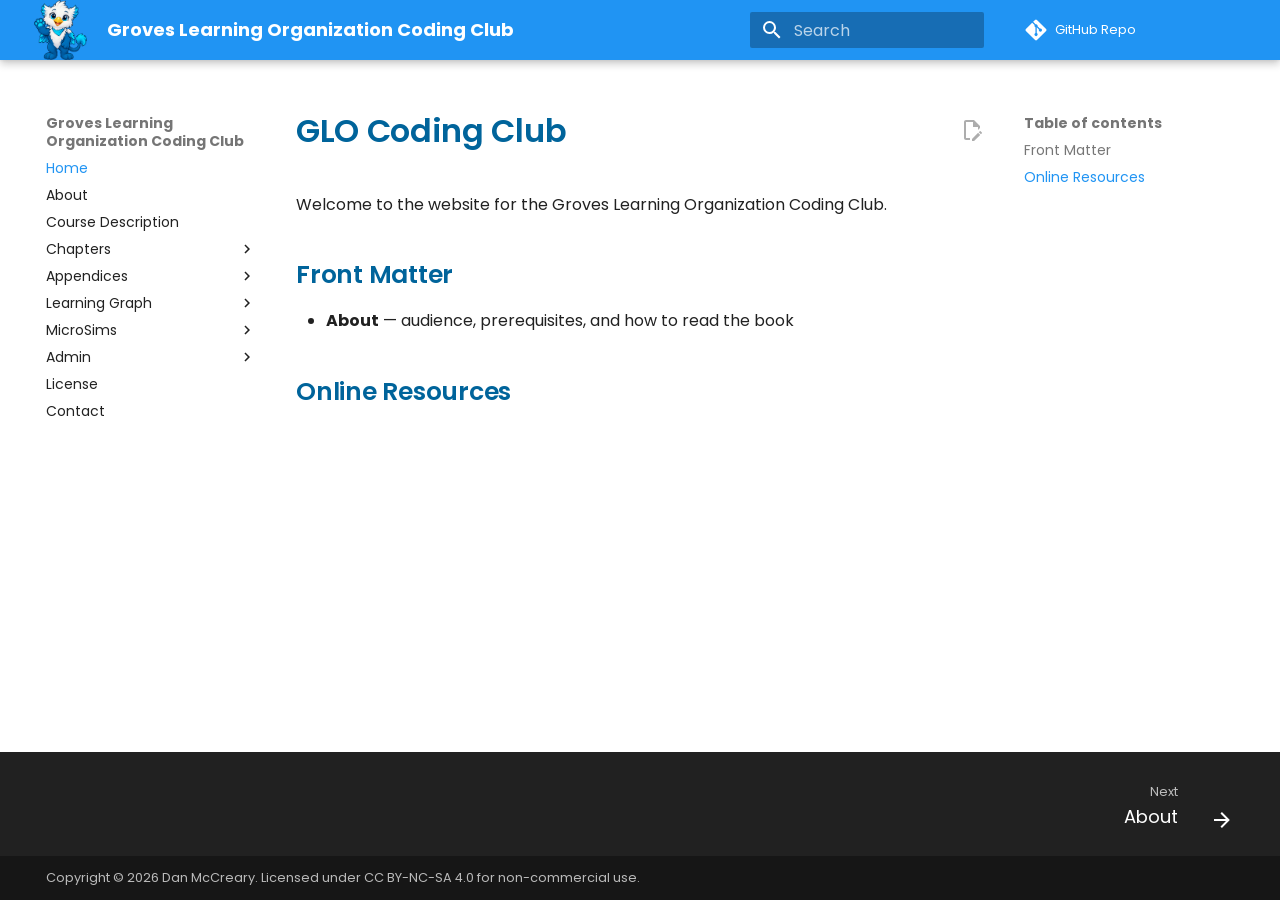
<file: index.html>
<!doctype html>
<html lang="en" class="no-js">
  <head>
    
      <meta charset="utf-8">
      <meta name="viewport" content="width=device-width,initial-scale=1">
      
        <meta name="description" content="An interactive textbook for learning coding through creative projects at GLO Coding Club.">
      
      
        <meta name="author" content="Dan McCreary">
      
      
        <link rel="canonical" href="https://dmccreary.github.io/glo-coding-club/">
      
      
      
        <link rel="next" href="about/">
      
      
      <link rel="icon" href="assets/images/favicon.png">
      <meta name="generator" content="mkdocs-1.6.1, mkdocs-material-9.5.43">
    
    
      
        <title>GLO Coding Club - Groves Learning Organization Coding Club</title>
      
    
    
      <link rel="stylesheet" href="assets/stylesheets/main.0253249f.min.css">
      
        
        <link rel="stylesheet" href="assets/stylesheets/palette.06af60db.min.css">
      
      


    
    
      
    
    
      
        
        
        <link rel="preconnect" href="https://fonts.gstatic.com" crossorigin>
        <link rel="stylesheet" href="https://fonts.googleapis.com/css?family=Poppins:300,300i,400,400i,700,700i%7CRoboto+Mono:400,400i,700,700i&display=fallback">
        <style>:root{--md-text-font:"Poppins";--md-code-font:"Roboto Mono"}</style>
      
    
    
      <link rel="stylesheet" href="css/extra.css">
    
    <script>__md_scope=new URL(".",location),__md_hash=e=>[...e].reduce(((e,_)=>(e<<5)-e+_.charCodeAt(0)),0),__md_get=(e,_=localStorage,t=__md_scope)=>JSON.parse(_.getItem(t.pathname+"."+e)),__md_set=(e,_,t=localStorage,a=__md_scope)=>{try{t.setItem(a.pathname+"."+e,JSON.stringify(_))}catch(e){}}</script>
    
      

    
    
    
    <meta property="og:image" content="https://dmccreary.github.io/glo-coding-club/img/cover.png">
  <meta name="twitter:image" content="https://dmccreary.github.io/glo-coding-club/img/cover.png">
</head>
  
  
    
    
    
    
    
    <body dir="ltr" data-md-color-scheme="default" data-md-color-primary="blue" data-md-color-accent="cyan">
  
    
    <input class="md-toggle" data-md-toggle="drawer" type="checkbox" id="__drawer" autocomplete="off">
    <input class="md-toggle" data-md-toggle="search" type="checkbox" id="__search" autocomplete="off">
    <label class="md-overlay" for="__drawer"></label>
    <div data-md-component="skip">
      
        
        <a href="#glo-coding-club" class="md-skip">
          Skip to content
        </a>
      
    </div>
    <div data-md-component="announce">
      
    </div>
    
    
      

  

<header class="md-header md-header--shadow" data-md-component="header">
  <nav class="md-header__inner md-grid" aria-label="Header">
    <a href="." title="Groves Learning Organization Coding Club" class="md-header__button md-logo" aria-label="Groves Learning Organization Coding Club" data-md-component="logo">
      
  <img src="img/mascot/welcome.png" alt="logo">

    </a>
    <label class="md-header__button md-icon" for="__drawer">
      
      <svg xmlns="http://www.w3.org/2000/svg" viewBox="0 0 24 24"><path d="M3 6h18v2H3zm0 5h18v2H3zm0 5h18v2H3z"/></svg>
    </label>
    <div class="md-header__title" data-md-component="header-title">
      <div class="md-header__ellipsis">
        <div class="md-header__topic">
          <span class="md-ellipsis">
            Groves Learning Organization Coding Club
          </span>
        </div>
        <div class="md-header__topic" data-md-component="header-topic">
          <span class="md-ellipsis">
            
              GLO Coding Club
            
          </span>
        </div>
      </div>
    </div>
    
      
    
    
    
    
      <label class="md-header__button md-icon" for="__search">
        
        <svg xmlns="http://www.w3.org/2000/svg" viewBox="0 0 24 24"><path d="M9.5 3A6.5 6.5 0 0 1 16 9.5c0 1.61-.59 3.09-1.56 4.23l.27.27h.79l5 5-1.5 1.5-5-5v-.79l-.27-.27A6.52 6.52 0 0 1 9.5 16 6.5 6.5 0 0 1 3 9.5 6.5 6.5 0 0 1 9.5 3m0 2C7 5 5 7 5 9.5S7 14 9.5 14 14 12 14 9.5 12 5 9.5 5"/></svg>
      </label>
      <div class="md-search" data-md-component="search" role="dialog">
  <label class="md-search__overlay" for="__search"></label>
  <div class="md-search__inner" role="search">
    <form class="md-search__form" name="search">
      <input type="text" class="md-search__input" name="query" aria-label="Search" placeholder="Search" autocapitalize="off" autocorrect="off" autocomplete="off" spellcheck="false" data-md-component="search-query" required>
      <label class="md-search__icon md-icon" for="__search">
        
        <svg xmlns="http://www.w3.org/2000/svg" viewBox="0 0 24 24"><path d="M9.5 3A6.5 6.5 0 0 1 16 9.5c0 1.61-.59 3.09-1.56 4.23l.27.27h.79l5 5-1.5 1.5-5-5v-.79l-.27-.27A6.52 6.52 0 0 1 9.5 16 6.5 6.5 0 0 1 3 9.5 6.5 6.5 0 0 1 9.5 3m0 2C7 5 5 7 5 9.5S7 14 9.5 14 14 12 14 9.5 12 5 9.5 5"/></svg>
        
        <svg xmlns="http://www.w3.org/2000/svg" viewBox="0 0 24 24"><path d="M20 11v2H8l5.5 5.5-1.42 1.42L4.16 12l7.92-7.92L13.5 5.5 8 11z"/></svg>
      </label>
      <nav class="md-search__options" aria-label="Search">
        
          <a href="javascript:void(0)" class="md-search__icon md-icon" title="Share" aria-label="Share" data-clipboard data-clipboard-text="" data-md-component="search-share" tabindex="-1">
            
            <svg xmlns="http://www.w3.org/2000/svg" viewBox="0 0 24 24"><path d="M18 16.08c-.76 0-1.44.3-1.96.77L8.91 12.7c.05-.23.09-.46.09-.7s-.04-.47-.09-.7l7.05-4.11c.54.5 1.25.81 2.04.81a3 3 0 0 0 3-3 3 3 0 0 0-3-3 3 3 0 0 0-3 3c0 .24.04.47.09.7L8.04 9.81C7.5 9.31 6.79 9 6 9a3 3 0 0 0-3 3 3 3 0 0 0 3 3c.79 0 1.5-.31 2.04-.81l7.12 4.15c-.05.21-.08.43-.08.66 0 1.61 1.31 2.91 2.92 2.91s2.92-1.3 2.92-2.91A2.92 2.92 0 0 0 18 16.08"/></svg>
          </a>
        
        <button type="reset" class="md-search__icon md-icon" title="Clear" aria-label="Clear" tabindex="-1">
          
          <svg xmlns="http://www.w3.org/2000/svg" viewBox="0 0 24 24"><path d="M19 6.41 17.59 5 12 10.59 6.41 5 5 6.41 10.59 12 5 17.59 6.41 19 12 13.41 17.59 19 19 17.59 13.41 12z"/></svg>
        </button>
      </nav>
      
        <div class="md-search__suggest" data-md-component="search-suggest"></div>
      
    </form>
    <div class="md-search__output">
      <div class="md-search__scrollwrap" tabindex="0" data-md-scrollfix>
        <div class="md-search-result" data-md-component="search-result">
          <div class="md-search-result__meta">
            Initializing search
          </div>
          <ol class="md-search-result__list" role="presentation"></ol>
        </div>
      </div>
    </div>
  </div>
</div>
    
    
      <div class="md-header__source">
        <a href="https://github.com/dmccreary/glo-coding-club" title="Go to repository" class="md-source" data-md-component="source">
  <div class="md-source__icon md-icon">
    
    <svg xmlns="http://www.w3.org/2000/svg" viewBox="0 0 448 512"><!--! Font Awesome Free 6.6.0 by @fontawesome - https://fontawesome.com License - https://fontawesome.com/license/free (Icons: CC BY 4.0, Fonts: SIL OFL 1.1, Code: MIT License) Copyright 2024 Fonticons, Inc.--><path d="M439.55 236.05 244 40.45a28.87 28.87 0 0 0-40.81 0l-40.66 40.63 51.52 51.52c27.06-9.14 52.68 16.77 43.39 43.68l49.66 49.66c34.23-11.8 61.18 31 35.47 56.69-26.49 26.49-70.21-2.87-56-37.34L240.22 199v121.85c25.3 12.54 22.26 41.85 9.08 55a34.34 34.34 0 0 1-48.55 0c-17.57-17.6-11.07-46.91 11.25-56v-123c-20.8-8.51-24.6-30.74-18.64-45L142.57 101 8.45 235.14a28.86 28.86 0 0 0 0 40.81l195.61 195.6a28.86 28.86 0 0 0 40.8 0l194.69-194.69a28.86 28.86 0 0 0 0-40.81"/></svg>
  </div>
  <div class="md-source__repository">
    GitHub Repo
  </div>
</a>
      </div>
    
  </nav>
  
</header>
    
    <div class="md-container" data-md-component="container">
      
      
        
          
        
      
      <main class="md-main" data-md-component="main">
        <div class="md-main__inner md-grid">
          
            
              
              <div class="md-sidebar md-sidebar--primary" data-md-component="sidebar" data-md-type="navigation" >
                <div class="md-sidebar__scrollwrap">
                  <div class="md-sidebar__inner">
                    



<nav class="md-nav md-nav--primary" aria-label="Navigation" data-md-level="0">
  <label class="md-nav__title" for="__drawer">
    <a href="." title="Groves Learning Organization Coding Club" class="md-nav__button md-logo" aria-label="Groves Learning Organization Coding Club" data-md-component="logo">
      
  <img src="img/mascot/welcome.png" alt="logo">

    </a>
    Groves Learning Organization Coding Club
  </label>
  
    <div class="md-nav__source">
      <a href="https://github.com/dmccreary/glo-coding-club" title="Go to repository" class="md-source" data-md-component="source">
  <div class="md-source__icon md-icon">
    
    <svg xmlns="http://www.w3.org/2000/svg" viewBox="0 0 448 512"><!--! Font Awesome Free 6.6.0 by @fontawesome - https://fontawesome.com License - https://fontawesome.com/license/free (Icons: CC BY 4.0, Fonts: SIL OFL 1.1, Code: MIT License) Copyright 2024 Fonticons, Inc.--><path d="M439.55 236.05 244 40.45a28.87 28.87 0 0 0-40.81 0l-40.66 40.63 51.52 51.52c27.06-9.14 52.68 16.77 43.39 43.68l49.66 49.66c34.23-11.8 61.18 31 35.47 56.69-26.49 26.49-70.21-2.87-56-37.34L240.22 199v121.85c25.3 12.54 22.26 41.85 9.08 55a34.34 34.34 0 0 1-48.55 0c-17.57-17.6-11.07-46.91 11.25-56v-123c-20.8-8.51-24.6-30.74-18.64-45L142.57 101 8.45 235.14a28.86 28.86 0 0 0 0 40.81l195.61 195.6a28.86 28.86 0 0 0 40.8 0l194.69-194.69a28.86 28.86 0 0 0 0-40.81"/></svg>
  </div>
  <div class="md-source__repository">
    GitHub Repo
  </div>
</a>
    </div>
  
  <ul class="md-nav__list" data-md-scrollfix>
    
      
      
  
  
    
  
  
  
    <li class="md-nav__item md-nav__item--active">
      
      <input class="md-nav__toggle md-toggle" type="checkbox" id="__toc">
      
      
        
      
      
        <label class="md-nav__link md-nav__link--active" for="__toc">
          
  
  <span class="md-ellipsis">
    Home
  </span>
  

          <span class="md-nav__icon md-icon"></span>
        </label>
      
      <a href="." class="md-nav__link md-nav__link--active">
        
  
  <span class="md-ellipsis">
    Home
  </span>
  

      </a>
      
        

<nav class="md-nav md-nav--secondary" aria-label="Table of contents">
  
  
  
    
  
  
    <label class="md-nav__title" for="__toc">
      <span class="md-nav__icon md-icon"></span>
      Table of contents
    </label>
    <ul class="md-nav__list" data-md-component="toc" data-md-scrollfix>
      
        <li class="md-nav__item">
  <a href="#front-matter" class="md-nav__link">
    <span class="md-ellipsis">
      Front Matter
    </span>
  </a>
  
</li>
      
        <li class="md-nav__item">
  <a href="#online-resources" class="md-nav__link">
    <span class="md-ellipsis">
      Online Resources
    </span>
  </a>
  
</li>
      
    </ul>
  
</nav>
      
    </li>
  

    
      
      
  
  
  
  
    <li class="md-nav__item">
      <a href="about/" class="md-nav__link">
        
  
  <span class="md-ellipsis">
    About
  </span>
  

      </a>
    </li>
  

    
      
      
  
  
  
  
    <li class="md-nav__item">
      <a href="course-description.md" class="md-nav__link">
        
  
  <span class="md-ellipsis">
    Course Description
  </span>
  

      </a>
    </li>
  

    
      
      
  
  
  
  
    
    
      
        
      
    
    
    
      
        
        
      
    
    <li class="md-nav__item md-nav__item--pruned md-nav__item--nested">
      
        
  
  
    <a href="chapters/index.md" class="md-nav__link">
      
  
  <span class="md-ellipsis">
    Chapters
  </span>
  

      
        <span class="md-nav__icon md-icon"></span>
      
    </a>
  

      
    </li>
  

    
      
      
  
  
  
  
    
    
      
        
          
        
      
        
      
    
    
    
      
        
        
      
    
    <li class="md-nav__item md-nav__item--pruned md-nav__item--nested">
      
        
  
  
    <a href="appendices/" class="md-nav__link">
      
  
  <span class="md-ellipsis">
    Appendices
  </span>
  

      
        <span class="md-nav__icon md-icon"></span>
      
    </a>
  

      
    </li>
  

    
      
      
  
  
  
  
    
    
      
        
      
    
    
    
      
        
        
      
    
    <li class="md-nav__item md-nav__item--pruned md-nav__item--nested">
      
        
  
  
    <a href="learning-graph/index.md" class="md-nav__link">
      
  
  <span class="md-ellipsis">
    Learning Graph
  </span>
  

      
        <span class="md-nav__icon md-icon"></span>
      
    </a>
  

      
    </li>
  

    
      
      
  
  
  
  
    
    
      
        
          
        
      
    
    
    
      
        
        
      
    
    <li class="md-nav__item md-nav__item--pruned md-nav__item--nested">
      
        
  
  
    <a href="sims/" class="md-nav__link">
      
  
  <span class="md-ellipsis">
    MicroSims
  </span>
  

      
        <span class="md-nav__icon md-icon"></span>
      
    </a>
  

      
    </li>
  

    
      
      
  
  
  
  
    
    
      
        
      
    
    
    
      
        
        
      
    
    <li class="md-nav__item md-nav__item--pruned md-nav__item--nested">
      
        
  
  
    <a href="admin/mascot-test/" class="md-nav__link">
      
  
  <span class="md-ellipsis">
    Admin
  </span>
  

      
        <span class="md-nav__icon md-icon"></span>
      
    </a>
  

      
    </li>
  

    
      
      
  
  
  
  
    <li class="md-nav__item">
      <a href="license/" class="md-nav__link">
        
  
  <span class="md-ellipsis">
    License
  </span>
  

      </a>
    </li>
  

    
      
      
  
  
  
  
    <li class="md-nav__item">
      <a href="contact/" class="md-nav__link">
        
  
  <span class="md-ellipsis">
    Contact
  </span>
  

      </a>
    </li>
  

    
  </ul>
</nav>
                  </div>
                </div>
              </div>
            
            
              
              <div class="md-sidebar md-sidebar--secondary" data-md-component="sidebar" data-md-type="toc" >
                <div class="md-sidebar__scrollwrap">
                  <div class="md-sidebar__inner">
                    

<nav class="md-nav md-nav--secondary" aria-label="Table of contents">
  
  
  
    
  
  
    <label class="md-nav__title" for="__toc">
      <span class="md-nav__icon md-icon"></span>
      Table of contents
    </label>
    <ul class="md-nav__list" data-md-component="toc" data-md-scrollfix>
      
        <li class="md-nav__item">
  <a href="#front-matter" class="md-nav__link">
    <span class="md-ellipsis">
      Front Matter
    </span>
  </a>
  
</li>
      
        <li class="md-nav__item">
  <a href="#online-resources" class="md-nav__link">
    <span class="md-ellipsis">
      Online Resources
    </span>
  </a>
  
</li>
      
    </ul>
  
</nav>
                  </div>
                </div>
              </div>
            
          
          
            <div class="md-content" data-md-component="content">
              <article class="md-content__inner md-typeset">
                
                  

  
    <a href="https://github.com/dmccreary/glo-coding-club/blob/main/docs/index.md" title="Edit this page" class="md-content__button md-icon">
      
      <svg xmlns="http://www.w3.org/2000/svg" viewBox="0 0 24 24"><path d="M10 20H6V4h7v5h5v3.1l2-2V8l-6-6H6c-1.1 0-2 .9-2 2v16c0 1.1.9 2 2 2h4zm10.2-7c.1 0 .3.1.4.2l1.3 1.3c.2.2.2.6 0 .8l-1 1-2.1-2.1 1-1c.1-.1.2-.2.4-.2m0 3.9L14.1 23H12v-2.1l6.1-6.1z"/></svg>
    </a>
  
  


<h1 id="glo-coding-club">GLO Coding Club<a class="headerlink" href="#glo-coding-club" title="Permanent link">&para;</a></h1>
<p>Welcome to the website for the Groves Learning Organization Coding Club.</p>
<h2 id="front-matter">Front Matter<a class="headerlink" href="#front-matter" title="Permanent link">&para;</a></h2>
<ul>
<li><strong>About</strong> — audience, prerequisites, and how to read the book</li>
</ul>
<h2 id="online-resources">Online Resources<a class="headerlink" href="#online-resources" title="Permanent link">&para;</a></h2>







  
  






                
              </article>
            </div>
          
          
<script>var target=document.getElementById(location.hash.slice(1));target&&target.name&&(target.checked=target.name.startsWith("__tabbed_"))</script>
        </div>
        
          <button type="button" class="md-top md-icon" data-md-component="top" hidden>
  
  <svg xmlns="http://www.w3.org/2000/svg" viewBox="0 0 24 24"><path d="M13 20h-2V8l-5.5 5.5-1.42-1.42L12 4.16l7.92 7.92-1.42 1.42L13 8z"/></svg>
  Back to top
</button>
        
      </main>
      
        <footer class="md-footer">
  
    
      
      <nav class="md-footer__inner md-grid" aria-label="Footer" >
        
        
          
          <a href="about/" class="md-footer__link md-footer__link--next" aria-label="Next: About">
            <div class="md-footer__title">
              <span class="md-footer__direction">
                Next
              </span>
              <div class="md-ellipsis">
                About
              </div>
            </div>
            <div class="md-footer__button md-icon">
              
              <svg xmlns="http://www.w3.org/2000/svg" viewBox="0 0 24 24"><path d="M4 11v2h12l-5.5 5.5 1.42 1.42L19.84 12l-7.92-7.92L10.5 5.5 16 11z"/></svg>
            </div>
          </a>
        
      </nav>
    
  
  <div class="md-footer-meta md-typeset">
    <div class="md-footer-meta__inner md-grid">
      <div class="md-copyright">
  
    <div class="md-copyright__highlight">
      Copyright &copy; 2026 Dan McCreary. Licensed under <a href="license/">CC BY-NC-SA 4.0</a> for non-commercial use.
    </div>
  
  
</div>
      
    </div>
  </div>
</footer>
      
    </div>
    <div class="md-dialog" data-md-component="dialog">
      <div class="md-dialog__inner md-typeset"></div>
    </div>
    
    
    <script id="__config" type="application/json">{"base": ".", "features": ["content.code.copy", "content.action.edit", "navigation.expand", "navigation.path", "navigation.prune", "navigation.indexes", "navigation.top", "navigation.footer", "toc.follow", "search.suggest", "search.highlight", "search.share"], "search": "assets/javascripts/workers/search.6ce7567c.min.js", "translations": {"clipboard.copied": "Copied to clipboard", "clipboard.copy": "Copy to clipboard", "search.result.more.one": "1 more on this page", "search.result.more.other": "# more on this page", "search.result.none": "No matching documents", "search.result.one": "1 matching document", "search.result.other": "# matching documents", "search.result.placeholder": "Type to start searching", "search.result.term.missing": "Missing", "select.version": "Select version"}}</script>
    
    
      <script src="assets/javascripts/bundle.83f73b43.min.js"></script>
      
    
  </body>
</html>
</file>
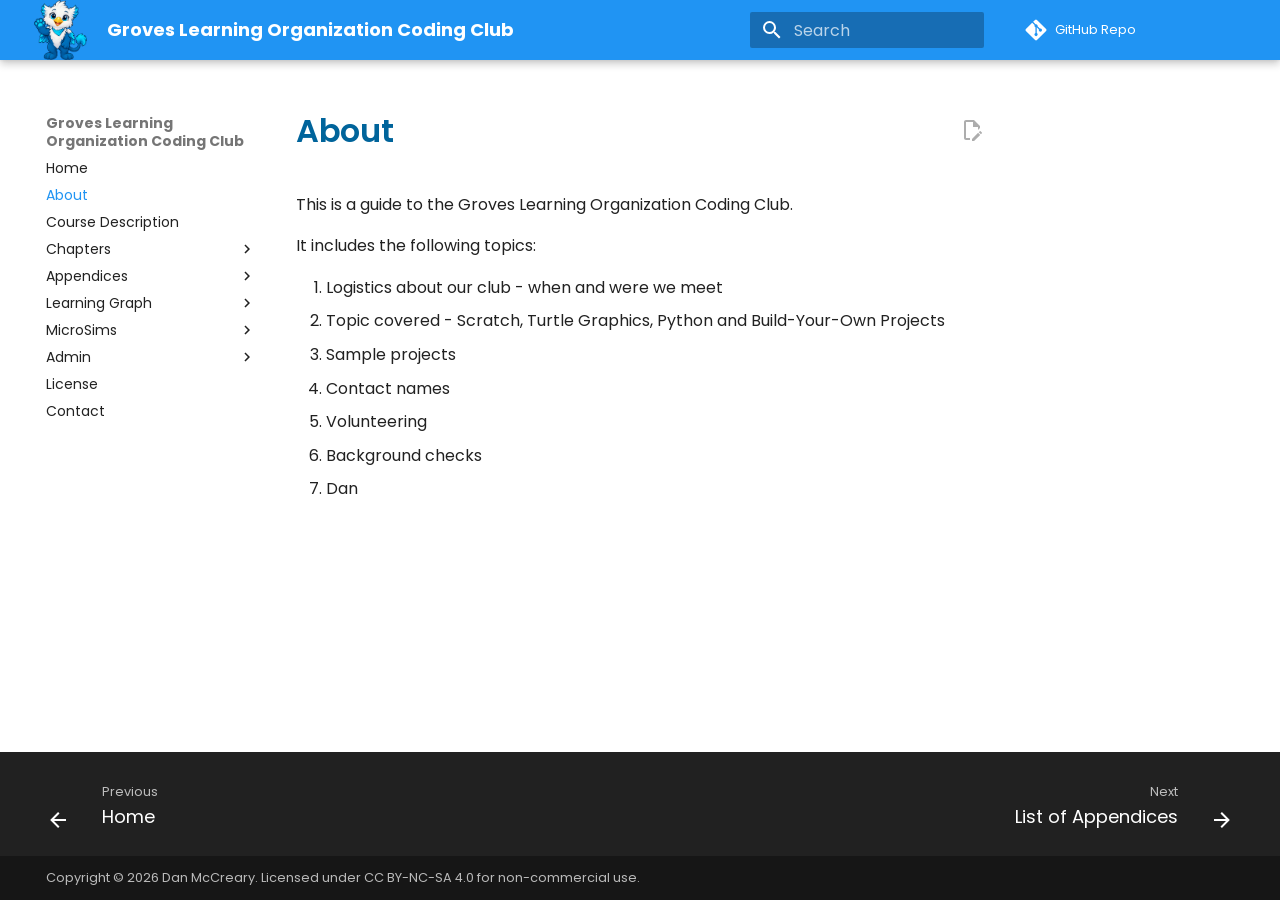
<file: about/index.html>
<!doctype html>
<html lang="en" class="no-js">
  <head>
    
      <meta charset="utf-8">
      <meta name="viewport" content="width=device-width,initial-scale=1">
      
        <meta name="description" content="An interactive textbook for learning coding through creative projects at GLO Coding Club.">
      
      
        <meta name="author" content="Dan McCreary">
      
      
        <link rel="canonical" href="https://dmccreary.github.io/glo-coding-club/about/">
      
      
        <link rel="prev" href="..">
      
      
        <link rel="next" href="../appendices/">
      
      
      <link rel="icon" href="../assets/images/favicon.png">
      <meta name="generator" content="mkdocs-1.6.1, mkdocs-material-9.5.43">
    
    
      
        <title>About - Groves Learning Organization Coding Club</title>
      
    
    
      <link rel="stylesheet" href="../assets/stylesheets/main.0253249f.min.css">
      
        
        <link rel="stylesheet" href="../assets/stylesheets/palette.06af60db.min.css">
      
      


    
    
      
    
    
      
        
        
        <link rel="preconnect" href="https://fonts.gstatic.com" crossorigin>
        <link rel="stylesheet" href="https://fonts.googleapis.com/css?family=Poppins:300,300i,400,400i,700,700i%7CRoboto+Mono:400,400i,700,700i&display=fallback">
        <style>:root{--md-text-font:"Poppins";--md-code-font:"Roboto Mono"}</style>
      
    
    
      <link rel="stylesheet" href="../css/extra.css">
    
    <script>__md_scope=new URL("..",location),__md_hash=e=>[...e].reduce(((e,_)=>(e<<5)-e+_.charCodeAt(0)),0),__md_get=(e,_=localStorage,t=__md_scope)=>JSON.parse(_.getItem(t.pathname+"."+e)),__md_set=(e,_,t=localStorage,a=__md_scope)=>{try{t.setItem(a.pathname+"."+e,JSON.stringify(_))}catch(e){}}</script>
    
      

    
    
    
  </head>
  
  
    
    
    
    
    
    <body dir="ltr" data-md-color-scheme="default" data-md-color-primary="blue" data-md-color-accent="cyan">
  
    
    <input class="md-toggle" data-md-toggle="drawer" type="checkbox" id="__drawer" autocomplete="off">
    <input class="md-toggle" data-md-toggle="search" type="checkbox" id="__search" autocomplete="off">
    <label class="md-overlay" for="__drawer"></label>
    <div data-md-component="skip">
      
        
        <a href="#about" class="md-skip">
          Skip to content
        </a>
      
    </div>
    <div data-md-component="announce">
      
    </div>
    
    
      

  

<header class="md-header md-header--shadow" data-md-component="header">
  <nav class="md-header__inner md-grid" aria-label="Header">
    <a href=".." title="Groves Learning Organization Coding Club" class="md-header__button md-logo" aria-label="Groves Learning Organization Coding Club" data-md-component="logo">
      
  <img src="../img/mascot/welcome.png" alt="logo">

    </a>
    <label class="md-header__button md-icon" for="__drawer">
      
      <svg xmlns="http://www.w3.org/2000/svg" viewBox="0 0 24 24"><path d="M3 6h18v2H3zm0 5h18v2H3zm0 5h18v2H3z"/></svg>
    </label>
    <div class="md-header__title" data-md-component="header-title">
      <div class="md-header__ellipsis">
        <div class="md-header__topic">
          <span class="md-ellipsis">
            Groves Learning Organization Coding Club
          </span>
        </div>
        <div class="md-header__topic" data-md-component="header-topic">
          <span class="md-ellipsis">
            
              About
            
          </span>
        </div>
      </div>
    </div>
    
      
    
    
    
    
      <label class="md-header__button md-icon" for="__search">
        
        <svg xmlns="http://www.w3.org/2000/svg" viewBox="0 0 24 24"><path d="M9.5 3A6.5 6.5 0 0 1 16 9.5c0 1.61-.59 3.09-1.56 4.23l.27.27h.79l5 5-1.5 1.5-5-5v-.79l-.27-.27A6.52 6.52 0 0 1 9.5 16 6.5 6.5 0 0 1 3 9.5 6.5 6.5 0 0 1 9.5 3m0 2C7 5 5 7 5 9.5S7 14 9.5 14 14 12 14 9.5 12 5 9.5 5"/></svg>
      </label>
      <div class="md-search" data-md-component="search" role="dialog">
  <label class="md-search__overlay" for="__search"></label>
  <div class="md-search__inner" role="search">
    <form class="md-search__form" name="search">
      <input type="text" class="md-search__input" name="query" aria-label="Search" placeholder="Search" autocapitalize="off" autocorrect="off" autocomplete="off" spellcheck="false" data-md-component="search-query" required>
      <label class="md-search__icon md-icon" for="__search">
        
        <svg xmlns="http://www.w3.org/2000/svg" viewBox="0 0 24 24"><path d="M9.5 3A6.5 6.5 0 0 1 16 9.5c0 1.61-.59 3.09-1.56 4.23l.27.27h.79l5 5-1.5 1.5-5-5v-.79l-.27-.27A6.52 6.52 0 0 1 9.5 16 6.5 6.5 0 0 1 3 9.5 6.5 6.5 0 0 1 9.5 3m0 2C7 5 5 7 5 9.5S7 14 9.5 14 14 12 14 9.5 12 5 9.5 5"/></svg>
        
        <svg xmlns="http://www.w3.org/2000/svg" viewBox="0 0 24 24"><path d="M20 11v2H8l5.5 5.5-1.42 1.42L4.16 12l7.92-7.92L13.5 5.5 8 11z"/></svg>
      </label>
      <nav class="md-search__options" aria-label="Search">
        
          <a href="javascript:void(0)" class="md-search__icon md-icon" title="Share" aria-label="Share" data-clipboard data-clipboard-text="" data-md-component="search-share" tabindex="-1">
            
            <svg xmlns="http://www.w3.org/2000/svg" viewBox="0 0 24 24"><path d="M18 16.08c-.76 0-1.44.3-1.96.77L8.91 12.7c.05-.23.09-.46.09-.7s-.04-.47-.09-.7l7.05-4.11c.54.5 1.25.81 2.04.81a3 3 0 0 0 3-3 3 3 0 0 0-3-3 3 3 0 0 0-3 3c0 .24.04.47.09.7L8.04 9.81C7.5 9.31 6.79 9 6 9a3 3 0 0 0-3 3 3 3 0 0 0 3 3c.79 0 1.5-.31 2.04-.81l7.12 4.15c-.05.21-.08.43-.08.66 0 1.61 1.31 2.91 2.92 2.91s2.92-1.3 2.92-2.91A2.92 2.92 0 0 0 18 16.08"/></svg>
          </a>
        
        <button type="reset" class="md-search__icon md-icon" title="Clear" aria-label="Clear" tabindex="-1">
          
          <svg xmlns="http://www.w3.org/2000/svg" viewBox="0 0 24 24"><path d="M19 6.41 17.59 5 12 10.59 6.41 5 5 6.41 10.59 12 5 17.59 6.41 19 12 13.41 17.59 19 19 17.59 13.41 12z"/></svg>
        </button>
      </nav>
      
        <div class="md-search__suggest" data-md-component="search-suggest"></div>
      
    </form>
    <div class="md-search__output">
      <div class="md-search__scrollwrap" tabindex="0" data-md-scrollfix>
        <div class="md-search-result" data-md-component="search-result">
          <div class="md-search-result__meta">
            Initializing search
          </div>
          <ol class="md-search-result__list" role="presentation"></ol>
        </div>
      </div>
    </div>
  </div>
</div>
    
    
      <div class="md-header__source">
        <a href="https://github.com/dmccreary/glo-coding-club" title="Go to repository" class="md-source" data-md-component="source">
  <div class="md-source__icon md-icon">
    
    <svg xmlns="http://www.w3.org/2000/svg" viewBox="0 0 448 512"><!--! Font Awesome Free 6.6.0 by @fontawesome - https://fontawesome.com License - https://fontawesome.com/license/free (Icons: CC BY 4.0, Fonts: SIL OFL 1.1, Code: MIT License) Copyright 2024 Fonticons, Inc.--><path d="M439.55 236.05 244 40.45a28.87 28.87 0 0 0-40.81 0l-40.66 40.63 51.52 51.52c27.06-9.14 52.68 16.77 43.39 43.68l49.66 49.66c34.23-11.8 61.18 31 35.47 56.69-26.49 26.49-70.21-2.87-56-37.34L240.22 199v121.85c25.3 12.54 22.26 41.85 9.08 55a34.34 34.34 0 0 1-48.55 0c-17.57-17.6-11.07-46.91 11.25-56v-123c-20.8-8.51-24.6-30.74-18.64-45L142.57 101 8.45 235.14a28.86 28.86 0 0 0 0 40.81l195.61 195.6a28.86 28.86 0 0 0 40.8 0l194.69-194.69a28.86 28.86 0 0 0 0-40.81"/></svg>
  </div>
  <div class="md-source__repository">
    GitHub Repo
  </div>
</a>
      </div>
    
  </nav>
  
</header>
    
    <div class="md-container" data-md-component="container">
      
      
        
          
        
      
      <main class="md-main" data-md-component="main">
        <div class="md-main__inner md-grid">
          
            
              
              <div class="md-sidebar md-sidebar--primary" data-md-component="sidebar" data-md-type="navigation" >
                <div class="md-sidebar__scrollwrap">
                  <div class="md-sidebar__inner">
                    



<nav class="md-nav md-nav--primary" aria-label="Navigation" data-md-level="0">
  <label class="md-nav__title" for="__drawer">
    <a href=".." title="Groves Learning Organization Coding Club" class="md-nav__button md-logo" aria-label="Groves Learning Organization Coding Club" data-md-component="logo">
      
  <img src="../img/mascot/welcome.png" alt="logo">

    </a>
    Groves Learning Organization Coding Club
  </label>
  
    <div class="md-nav__source">
      <a href="https://github.com/dmccreary/glo-coding-club" title="Go to repository" class="md-source" data-md-component="source">
  <div class="md-source__icon md-icon">
    
    <svg xmlns="http://www.w3.org/2000/svg" viewBox="0 0 448 512"><!--! Font Awesome Free 6.6.0 by @fontawesome - https://fontawesome.com License - https://fontawesome.com/license/free (Icons: CC BY 4.0, Fonts: SIL OFL 1.1, Code: MIT License) Copyright 2024 Fonticons, Inc.--><path d="M439.55 236.05 244 40.45a28.87 28.87 0 0 0-40.81 0l-40.66 40.63 51.52 51.52c27.06-9.14 52.68 16.77 43.39 43.68l49.66 49.66c34.23-11.8 61.18 31 35.47 56.69-26.49 26.49-70.21-2.87-56-37.34L240.22 199v121.85c25.3 12.54 22.26 41.85 9.08 55a34.34 34.34 0 0 1-48.55 0c-17.57-17.6-11.07-46.91 11.25-56v-123c-20.8-8.51-24.6-30.74-18.64-45L142.57 101 8.45 235.14a28.86 28.86 0 0 0 0 40.81l195.61 195.6a28.86 28.86 0 0 0 40.8 0l194.69-194.69a28.86 28.86 0 0 0 0-40.81"/></svg>
  </div>
  <div class="md-source__repository">
    GitHub Repo
  </div>
</a>
    </div>
  
  <ul class="md-nav__list" data-md-scrollfix>
    
      
      
  
  
  
  
    <li class="md-nav__item">
      <a href=".." class="md-nav__link">
        
  
  <span class="md-ellipsis">
    Home
  </span>
  

      </a>
    </li>
  

    
      
      
  
  
    
  
  
  
    <li class="md-nav__item md-nav__item--active">
      
      <input class="md-nav__toggle md-toggle" type="checkbox" id="__toc">
      
      
        
      
      
      <a href="./" class="md-nav__link md-nav__link--active">
        
  
  <span class="md-ellipsis">
    About
  </span>
  

      </a>
      
    </li>
  

    
      
      
  
  
  
  
    <li class="md-nav__item">
      <a href="../course-description.md" class="md-nav__link">
        
  
  <span class="md-ellipsis">
    Course Description
  </span>
  

      </a>
    </li>
  

    
      
      
  
  
  
  
    
    
      
        
      
    
    
    
      
        
        
      
    
    <li class="md-nav__item md-nav__item--pruned md-nav__item--nested">
      
        
  
  
    <a href="../chapters/index.md" class="md-nav__link">
      
  
  <span class="md-ellipsis">
    Chapters
  </span>
  

      
        <span class="md-nav__icon md-icon"></span>
      
    </a>
  

      
    </li>
  

    
      
      
  
  
  
  
    
    
      
        
          
        
      
        
      
    
    
    
      
        
        
      
    
    <li class="md-nav__item md-nav__item--pruned md-nav__item--nested">
      
        
  
  
    <a href="../appendices/" class="md-nav__link">
      
  
  <span class="md-ellipsis">
    Appendices
  </span>
  

      
        <span class="md-nav__icon md-icon"></span>
      
    </a>
  

      
    </li>
  

    
      
      
  
  
  
  
    
    
      
        
      
    
    
    
      
        
        
      
    
    <li class="md-nav__item md-nav__item--pruned md-nav__item--nested">
      
        
  
  
    <a href="../learning-graph/index.md" class="md-nav__link">
      
  
  <span class="md-ellipsis">
    Learning Graph
  </span>
  

      
        <span class="md-nav__icon md-icon"></span>
      
    </a>
  

      
    </li>
  

    
      
      
  
  
  
  
    
    
      
        
          
        
      
    
    
    
      
        
        
      
    
    <li class="md-nav__item md-nav__item--pruned md-nav__item--nested">
      
        
  
  
    <a href="../sims/" class="md-nav__link">
      
  
  <span class="md-ellipsis">
    MicroSims
  </span>
  

      
        <span class="md-nav__icon md-icon"></span>
      
    </a>
  

      
    </li>
  

    
      
      
  
  
  
  
    
    
      
        
      
    
    
    
      
        
        
      
    
    <li class="md-nav__item md-nav__item--pruned md-nav__item--nested">
      
        
  
  
    <a href="../admin/mascot-test/" class="md-nav__link">
      
  
  <span class="md-ellipsis">
    Admin
  </span>
  

      
        <span class="md-nav__icon md-icon"></span>
      
    </a>
  

      
    </li>
  

    
      
      
  
  
  
  
    <li class="md-nav__item">
      <a href="../license/" class="md-nav__link">
        
  
  <span class="md-ellipsis">
    License
  </span>
  

      </a>
    </li>
  

    
      
      
  
  
  
  
    <li class="md-nav__item">
      <a href="../contact/" class="md-nav__link">
        
  
  <span class="md-ellipsis">
    Contact
  </span>
  

      </a>
    </li>
  

    
  </ul>
</nav>
                  </div>
                </div>
              </div>
            
            
              
              <div class="md-sidebar md-sidebar--secondary" data-md-component="sidebar" data-md-type="toc" >
                <div class="md-sidebar__scrollwrap">
                  <div class="md-sidebar__inner">
                    

<nav class="md-nav md-nav--secondary" aria-label="Table of contents">
  
  
  
    
  
  
</nav>
                  </div>
                </div>
              </div>
            
          
          
            <div class="md-content" data-md-component="content">
              <article class="md-content__inner md-typeset">
                
                  

  
    <a href="https://github.com/dmccreary/glo-coding-club/blob/main/docs/about.md" title="Edit this page" class="md-content__button md-icon">
      
      <svg xmlns="http://www.w3.org/2000/svg" viewBox="0 0 24 24"><path d="M10 20H6V4h7v5h5v3.1l2-2V8l-6-6H6c-1.1 0-2 .9-2 2v16c0 1.1.9 2 2 2h4zm10.2-7c.1 0 .3.1.4.2l1.3 1.3c.2.2.2.6 0 .8l-1 1-2.1-2.1 1-1c.1-.1.2-.2.4-.2m0 3.9L14.1 23H12v-2.1l6.1-6.1z"/></svg>
    </a>
  
  


<h1 id="about">About<a class="headerlink" href="#about" title="Permanent link">&para;</a></h1>
<p>This is a guide to the Groves Learning Organization Coding Club.</p>
<p>It includes the following topics:</p>
<ol>
<li>Logistics about our club - when and were we meet</li>
<li>Topic covered - Scratch, Turtle Graphics, Python and Build-Your-Own Projects</li>
<li>Sample projects</li>
<li>Contact names</li>
<li>Volunteering</li>
<li>
<p>Background checks</p>
</li>
<li>
<p>Dan</p>
</li>
</ol>












                
              </article>
            </div>
          
          
<script>var target=document.getElementById(location.hash.slice(1));target&&target.name&&(target.checked=target.name.startsWith("__tabbed_"))</script>
        </div>
        
          <button type="button" class="md-top md-icon" data-md-component="top" hidden>
  
  <svg xmlns="http://www.w3.org/2000/svg" viewBox="0 0 24 24"><path d="M13 20h-2V8l-5.5 5.5-1.42-1.42L12 4.16l7.92 7.92-1.42 1.42L13 8z"/></svg>
  Back to top
</button>
        
      </main>
      
        <footer class="md-footer">
  
    
      
      <nav class="md-footer__inner md-grid" aria-label="Footer" >
        
          
          <a href=".." class="md-footer__link md-footer__link--prev" aria-label="Previous: Home">
            <div class="md-footer__button md-icon">
              
              <svg xmlns="http://www.w3.org/2000/svg" viewBox="0 0 24 24"><path d="M20 11v2H8l5.5 5.5-1.42 1.42L4.16 12l7.92-7.92L13.5 5.5 8 11z"/></svg>
            </div>
            <div class="md-footer__title">
              <span class="md-footer__direction">
                Previous
              </span>
              <div class="md-ellipsis">
                Home
              </div>
            </div>
          </a>
        
        
          
          <a href="../appendices/" class="md-footer__link md-footer__link--next" aria-label="Next: List of Appendices">
            <div class="md-footer__title">
              <span class="md-footer__direction">
                Next
              </span>
              <div class="md-ellipsis">
                List of Appendices
              </div>
            </div>
            <div class="md-footer__button md-icon">
              
              <svg xmlns="http://www.w3.org/2000/svg" viewBox="0 0 24 24"><path d="M4 11v2h12l-5.5 5.5 1.42 1.42L19.84 12l-7.92-7.92L10.5 5.5 16 11z"/></svg>
            </div>
          </a>
        
      </nav>
    
  
  <div class="md-footer-meta md-typeset">
    <div class="md-footer-meta__inner md-grid">
      <div class="md-copyright">
  
    <div class="md-copyright__highlight">
      Copyright &copy; 2026 Dan McCreary. Licensed under <a href="license/">CC BY-NC-SA 4.0</a> for non-commercial use.
    </div>
  
  
</div>
      
    </div>
  </div>
</footer>
      
    </div>
    <div class="md-dialog" data-md-component="dialog">
      <div class="md-dialog__inner md-typeset"></div>
    </div>
    
    
    <script id="__config" type="application/json">{"base": "..", "features": ["content.code.copy", "content.action.edit", "navigation.expand", "navigation.path", "navigation.prune", "navigation.indexes", "navigation.top", "navigation.footer", "toc.follow", "search.suggest", "search.highlight", "search.share"], "search": "../assets/javascripts/workers/search.6ce7567c.min.js", "translations": {"clipboard.copied": "Copied to clipboard", "clipboard.copy": "Copy to clipboard", "search.result.more.one": "1 more on this page", "search.result.more.other": "# more on this page", "search.result.none": "No matching documents", "search.result.one": "1 matching document", "search.result.other": "# matching documents", "search.result.placeholder": "Type to start searching", "search.result.term.missing": "Missing", "select.version": "Select version"}}</script>
    
    
      <script src="../assets/javascripts/bundle.83f73b43.min.js"></script>
      
    
  </body>
</html>
</file>
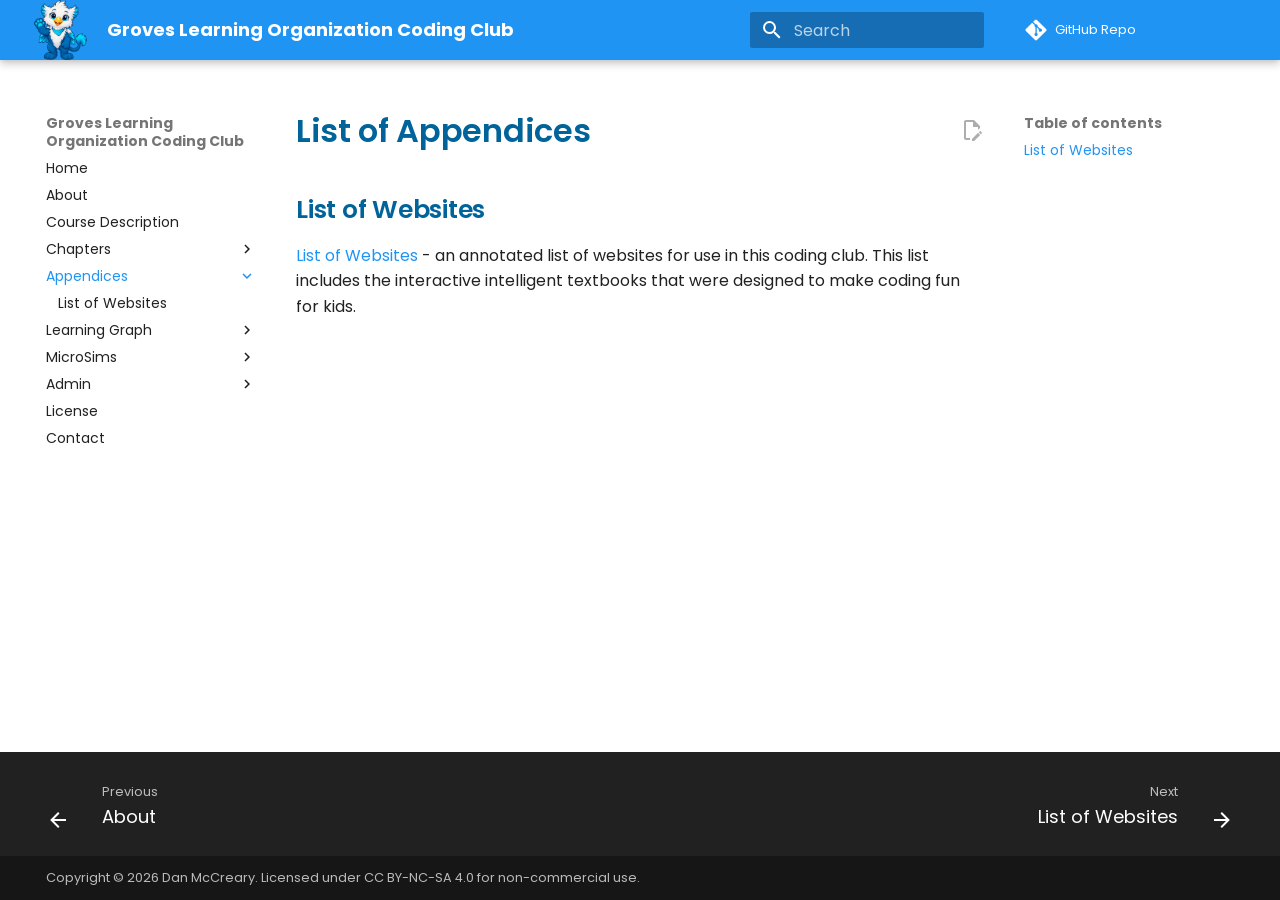
<file: appendices/index.html>
<!doctype html>
<html lang="en" class="no-js">
  <head>
    
      <meta charset="utf-8">
      <meta name="viewport" content="width=device-width,initial-scale=1">
      
        <meta name="description" content="An interactive textbook for learning coding through creative projects at GLO Coding Club.">
      
      
        <meta name="author" content="Dan McCreary">
      
      
        <link rel="canonical" href="https://dmccreary.github.io/glo-coding-club/appendices/">
      
      
        <link rel="prev" href="../about/">
      
      
        <link rel="next" href="list-of-websites/">
      
      
      <link rel="icon" href="../assets/images/favicon.png">
      <meta name="generator" content="mkdocs-1.6.1, mkdocs-material-9.5.43">
    
    
      
        <title>List of Appendices - Groves Learning Organization Coding Club</title>
      
    
    
      <link rel="stylesheet" href="../assets/stylesheets/main.0253249f.min.css">
      
        
        <link rel="stylesheet" href="../assets/stylesheets/palette.06af60db.min.css">
      
      


    
    
      
    
    
      
        
        
        <link rel="preconnect" href="https://fonts.gstatic.com" crossorigin>
        <link rel="stylesheet" href="https://fonts.googleapis.com/css?family=Poppins:300,300i,400,400i,700,700i%7CRoboto+Mono:400,400i,700,700i&display=fallback">
        <style>:root{--md-text-font:"Poppins";--md-code-font:"Roboto Mono"}</style>
      
    
    
      <link rel="stylesheet" href="../css/extra.css">
    
    <script>__md_scope=new URL("..",location),__md_hash=e=>[...e].reduce(((e,_)=>(e<<5)-e+_.charCodeAt(0)),0),__md_get=(e,_=localStorage,t=__md_scope)=>JSON.parse(_.getItem(t.pathname+"."+e)),__md_set=(e,_,t=localStorage,a=__md_scope)=>{try{t.setItem(a.pathname+"."+e,JSON.stringify(_))}catch(e){}}</script>
    
      

    
    
    
  </head>
  
  
    
    
    
    
    
    <body dir="ltr" data-md-color-scheme="default" data-md-color-primary="blue" data-md-color-accent="cyan">
  
    
    <input class="md-toggle" data-md-toggle="drawer" type="checkbox" id="__drawer" autocomplete="off">
    <input class="md-toggle" data-md-toggle="search" type="checkbox" id="__search" autocomplete="off">
    <label class="md-overlay" for="__drawer"></label>
    <div data-md-component="skip">
      
        
        <a href="#list-of-appendices" class="md-skip">
          Skip to content
        </a>
      
    </div>
    <div data-md-component="announce">
      
    </div>
    
    
      

  

<header class="md-header md-header--shadow" data-md-component="header">
  <nav class="md-header__inner md-grid" aria-label="Header">
    <a href=".." title="Groves Learning Organization Coding Club" class="md-header__button md-logo" aria-label="Groves Learning Organization Coding Club" data-md-component="logo">
      
  <img src="../img/mascot/welcome.png" alt="logo">

    </a>
    <label class="md-header__button md-icon" for="__drawer">
      
      <svg xmlns="http://www.w3.org/2000/svg" viewBox="0 0 24 24"><path d="M3 6h18v2H3zm0 5h18v2H3zm0 5h18v2H3z"/></svg>
    </label>
    <div class="md-header__title" data-md-component="header-title">
      <div class="md-header__ellipsis">
        <div class="md-header__topic">
          <span class="md-ellipsis">
            Groves Learning Organization Coding Club
          </span>
        </div>
        <div class="md-header__topic" data-md-component="header-topic">
          <span class="md-ellipsis">
            
              List of Appendices
            
          </span>
        </div>
      </div>
    </div>
    
      
    
    
    
    
      <label class="md-header__button md-icon" for="__search">
        
        <svg xmlns="http://www.w3.org/2000/svg" viewBox="0 0 24 24"><path d="M9.5 3A6.5 6.5 0 0 1 16 9.5c0 1.61-.59 3.09-1.56 4.23l.27.27h.79l5 5-1.5 1.5-5-5v-.79l-.27-.27A6.52 6.52 0 0 1 9.5 16 6.5 6.5 0 0 1 3 9.5 6.5 6.5 0 0 1 9.5 3m0 2C7 5 5 7 5 9.5S7 14 9.5 14 14 12 14 9.5 12 5 9.5 5"/></svg>
      </label>
      <div class="md-search" data-md-component="search" role="dialog">
  <label class="md-search__overlay" for="__search"></label>
  <div class="md-search__inner" role="search">
    <form class="md-search__form" name="search">
      <input type="text" class="md-search__input" name="query" aria-label="Search" placeholder="Search" autocapitalize="off" autocorrect="off" autocomplete="off" spellcheck="false" data-md-component="search-query" required>
      <label class="md-search__icon md-icon" for="__search">
        
        <svg xmlns="http://www.w3.org/2000/svg" viewBox="0 0 24 24"><path d="M9.5 3A6.5 6.5 0 0 1 16 9.5c0 1.61-.59 3.09-1.56 4.23l.27.27h.79l5 5-1.5 1.5-5-5v-.79l-.27-.27A6.52 6.52 0 0 1 9.5 16 6.5 6.5 0 0 1 3 9.5 6.5 6.5 0 0 1 9.5 3m0 2C7 5 5 7 5 9.5S7 14 9.5 14 14 12 14 9.5 12 5 9.5 5"/></svg>
        
        <svg xmlns="http://www.w3.org/2000/svg" viewBox="0 0 24 24"><path d="M20 11v2H8l5.5 5.5-1.42 1.42L4.16 12l7.92-7.92L13.5 5.5 8 11z"/></svg>
      </label>
      <nav class="md-search__options" aria-label="Search">
        
          <a href="javascript:void(0)" class="md-search__icon md-icon" title="Share" aria-label="Share" data-clipboard data-clipboard-text="" data-md-component="search-share" tabindex="-1">
            
            <svg xmlns="http://www.w3.org/2000/svg" viewBox="0 0 24 24"><path d="M18 16.08c-.76 0-1.44.3-1.96.77L8.91 12.7c.05-.23.09-.46.09-.7s-.04-.47-.09-.7l7.05-4.11c.54.5 1.25.81 2.04.81a3 3 0 0 0 3-3 3 3 0 0 0-3-3 3 3 0 0 0-3 3c0 .24.04.47.09.7L8.04 9.81C7.5 9.31 6.79 9 6 9a3 3 0 0 0-3 3 3 3 0 0 0 3 3c.79 0 1.5-.31 2.04-.81l7.12 4.15c-.05.21-.08.43-.08.66 0 1.61 1.31 2.91 2.92 2.91s2.92-1.3 2.92-2.91A2.92 2.92 0 0 0 18 16.08"/></svg>
          </a>
        
        <button type="reset" class="md-search__icon md-icon" title="Clear" aria-label="Clear" tabindex="-1">
          
          <svg xmlns="http://www.w3.org/2000/svg" viewBox="0 0 24 24"><path d="M19 6.41 17.59 5 12 10.59 6.41 5 5 6.41 10.59 12 5 17.59 6.41 19 12 13.41 17.59 19 19 17.59 13.41 12z"/></svg>
        </button>
      </nav>
      
        <div class="md-search__suggest" data-md-component="search-suggest"></div>
      
    </form>
    <div class="md-search__output">
      <div class="md-search__scrollwrap" tabindex="0" data-md-scrollfix>
        <div class="md-search-result" data-md-component="search-result">
          <div class="md-search-result__meta">
            Initializing search
          </div>
          <ol class="md-search-result__list" role="presentation"></ol>
        </div>
      </div>
    </div>
  </div>
</div>
    
    
      <div class="md-header__source">
        <a href="https://github.com/dmccreary/glo-coding-club" title="Go to repository" class="md-source" data-md-component="source">
  <div class="md-source__icon md-icon">
    
    <svg xmlns="http://www.w3.org/2000/svg" viewBox="0 0 448 512"><!--! Font Awesome Free 6.6.0 by @fontawesome - https://fontawesome.com License - https://fontawesome.com/license/free (Icons: CC BY 4.0, Fonts: SIL OFL 1.1, Code: MIT License) Copyright 2024 Fonticons, Inc.--><path d="M439.55 236.05 244 40.45a28.87 28.87 0 0 0-40.81 0l-40.66 40.63 51.52 51.52c27.06-9.14 52.68 16.77 43.39 43.68l49.66 49.66c34.23-11.8 61.18 31 35.47 56.69-26.49 26.49-70.21-2.87-56-37.34L240.22 199v121.85c25.3 12.54 22.26 41.85 9.08 55a34.34 34.34 0 0 1-48.55 0c-17.57-17.6-11.07-46.91 11.25-56v-123c-20.8-8.51-24.6-30.74-18.64-45L142.57 101 8.45 235.14a28.86 28.86 0 0 0 0 40.81l195.61 195.6a28.86 28.86 0 0 0 40.8 0l194.69-194.69a28.86 28.86 0 0 0 0-40.81"/></svg>
  </div>
  <div class="md-source__repository">
    GitHub Repo
  </div>
</a>
      </div>
    
  </nav>
  
</header>
    
    <div class="md-container" data-md-component="container">
      
      
        
          
        
      
      <main class="md-main" data-md-component="main">
        <div class="md-main__inner md-grid">
          
            
              
              <div class="md-sidebar md-sidebar--primary" data-md-component="sidebar" data-md-type="navigation" >
                <div class="md-sidebar__scrollwrap">
                  <div class="md-sidebar__inner">
                    



<nav class="md-nav md-nav--primary" aria-label="Navigation" data-md-level="0">
  <label class="md-nav__title" for="__drawer">
    <a href=".." title="Groves Learning Organization Coding Club" class="md-nav__button md-logo" aria-label="Groves Learning Organization Coding Club" data-md-component="logo">
      
  <img src="../img/mascot/welcome.png" alt="logo">

    </a>
    Groves Learning Organization Coding Club
  </label>
  
    <div class="md-nav__source">
      <a href="https://github.com/dmccreary/glo-coding-club" title="Go to repository" class="md-source" data-md-component="source">
  <div class="md-source__icon md-icon">
    
    <svg xmlns="http://www.w3.org/2000/svg" viewBox="0 0 448 512"><!--! Font Awesome Free 6.6.0 by @fontawesome - https://fontawesome.com License - https://fontawesome.com/license/free (Icons: CC BY 4.0, Fonts: SIL OFL 1.1, Code: MIT License) Copyright 2024 Fonticons, Inc.--><path d="M439.55 236.05 244 40.45a28.87 28.87 0 0 0-40.81 0l-40.66 40.63 51.52 51.52c27.06-9.14 52.68 16.77 43.39 43.68l49.66 49.66c34.23-11.8 61.18 31 35.47 56.69-26.49 26.49-70.21-2.87-56-37.34L240.22 199v121.85c25.3 12.54 22.26 41.85 9.08 55a34.34 34.34 0 0 1-48.55 0c-17.57-17.6-11.07-46.91 11.25-56v-123c-20.8-8.51-24.6-30.74-18.64-45L142.57 101 8.45 235.14a28.86 28.86 0 0 0 0 40.81l195.61 195.6a28.86 28.86 0 0 0 40.8 0l194.69-194.69a28.86 28.86 0 0 0 0-40.81"/></svg>
  </div>
  <div class="md-source__repository">
    GitHub Repo
  </div>
</a>
    </div>
  
  <ul class="md-nav__list" data-md-scrollfix>
    
      
      
  
  
  
  
    <li class="md-nav__item">
      <a href=".." class="md-nav__link">
        
  
  <span class="md-ellipsis">
    Home
  </span>
  

      </a>
    </li>
  

    
      
      
  
  
  
  
    <li class="md-nav__item">
      <a href="../about/" class="md-nav__link">
        
  
  <span class="md-ellipsis">
    About
  </span>
  

      </a>
    </li>
  

    
      
      
  
  
  
  
    <li class="md-nav__item">
      <a href="../course-description.md" class="md-nav__link">
        
  
  <span class="md-ellipsis">
    Course Description
  </span>
  

      </a>
    </li>
  

    
      
      
  
  
  
  
    
    
      
        
      
    
    
    
      
        
        
      
    
    <li class="md-nav__item md-nav__item--pruned md-nav__item--nested">
      
        
  
  
    <a href="../chapters/index.md" class="md-nav__link">
      
  
  <span class="md-ellipsis">
    Chapters
  </span>
  

      
        <span class="md-nav__icon md-icon"></span>
      
    </a>
  

      
    </li>
  

    
      
      
  
  
    
  
  
  
    
    
      
        
          
        
      
        
      
    
    
    
      
    
    <li class="md-nav__item md-nav__item--active md-nav__item--nested">
      
        
        
        <input class="md-nav__toggle md-toggle " type="checkbox" id="__nav_5" checked>
        
          
          
          <div class="md-nav__link md-nav__container">
            <a href="./" class="md-nav__link md-nav__link--active">
              
  
  <span class="md-ellipsis">
    Appendices
  </span>
  

            </a>
            
              
              <label class="md-nav__link md-nav__link--active" for="__nav_5" id="__nav_5_label" tabindex="0">
                <span class="md-nav__icon md-icon"></span>
              </label>
            
          </div>
        
        <nav class="md-nav" data-md-level="1" aria-labelledby="__nav_5_label" aria-expanded="true">
          <label class="md-nav__title" for="__nav_5">
            <span class="md-nav__icon md-icon"></span>
            Appendices
          </label>
          <ul class="md-nav__list" data-md-scrollfix>
            
              
            
              
                
  
  
  
  
    <li class="md-nav__item">
      <a href="list-of-websites/" class="md-nav__link">
        
  
  <span class="md-ellipsis">
    List of Websites
  </span>
  

      </a>
    </li>
  

              
            
          </ul>
        </nav>
      
    </li>
  

    
      
      
  
  
  
  
    
    
      
        
      
    
    
    
      
        
        
      
    
    <li class="md-nav__item md-nav__item--pruned md-nav__item--nested">
      
        
  
  
    <a href="../learning-graph/index.md" class="md-nav__link">
      
  
  <span class="md-ellipsis">
    Learning Graph
  </span>
  

      
        <span class="md-nav__icon md-icon"></span>
      
    </a>
  

      
    </li>
  

    
      
      
  
  
  
  
    
    
      
        
          
        
      
    
    
    
      
        
        
      
    
    <li class="md-nav__item md-nav__item--pruned md-nav__item--nested">
      
        
  
  
    <a href="../sims/" class="md-nav__link">
      
  
  <span class="md-ellipsis">
    MicroSims
  </span>
  

      
        <span class="md-nav__icon md-icon"></span>
      
    </a>
  

      
    </li>
  

    
      
      
  
  
  
  
    
    
      
        
      
    
    
    
      
        
        
      
    
    <li class="md-nav__item md-nav__item--pruned md-nav__item--nested">
      
        
  
  
    <a href="../admin/mascot-test/" class="md-nav__link">
      
  
  <span class="md-ellipsis">
    Admin
  </span>
  

      
        <span class="md-nav__icon md-icon"></span>
      
    </a>
  

      
    </li>
  

    
      
      
  
  
  
  
    <li class="md-nav__item">
      <a href="../license/" class="md-nav__link">
        
  
  <span class="md-ellipsis">
    License
  </span>
  

      </a>
    </li>
  

    
      
      
  
  
  
  
    <li class="md-nav__item">
      <a href="../contact/" class="md-nav__link">
        
  
  <span class="md-ellipsis">
    Contact
  </span>
  

      </a>
    </li>
  

    
  </ul>
</nav>
                  </div>
                </div>
              </div>
            
            
              
              <div class="md-sidebar md-sidebar--secondary" data-md-component="sidebar" data-md-type="toc" >
                <div class="md-sidebar__scrollwrap">
                  <div class="md-sidebar__inner">
                    

<nav class="md-nav md-nav--secondary" aria-label="Table of contents">
  
  
  
    
  
  
    <label class="md-nav__title" for="__toc">
      <span class="md-nav__icon md-icon"></span>
      Table of contents
    </label>
    <ul class="md-nav__list" data-md-component="toc" data-md-scrollfix>
      
        <li class="md-nav__item">
  <a href="#list-of-websites" class="md-nav__link">
    <span class="md-ellipsis">
      List of Websites
    </span>
  </a>
  
</li>
      
    </ul>
  
</nav>
                  </div>
                </div>
              </div>
            
          
          
            <div class="md-content" data-md-component="content">
              <article class="md-content__inner md-typeset">
                
                  

  
    <a href="https://github.com/dmccreary/glo-coding-club/blob/main/docs/appendices/index.md" title="Edit this page" class="md-content__button md-icon">
      
      <svg xmlns="http://www.w3.org/2000/svg" viewBox="0 0 24 24"><path d="M10 20H6V4h7v5h5v3.1l2-2V8l-6-6H6c-1.1 0-2 .9-2 2v16c0 1.1.9 2 2 2h4zm10.2-7c.1 0 .3.1.4.2l1.3 1.3c.2.2.2.6 0 .8l-1 1-2.1-2.1 1-1c.1-.1.2-.2.4-.2m0 3.9L14.1 23H12v-2.1l6.1-6.1z"/></svg>
    </a>
  
  


<h1 id="list-of-appendices">List of Appendices<a class="headerlink" href="#list-of-appendices" title="Permanent link">&para;</a></h1>
<h2 id="list-of-websites">List of Websites<a class="headerlink" href="#list-of-websites" title="Permanent link">&para;</a></h2>
<p><a href="list-of-websites/">List of Websites</a> - an annotated list of websites for use in this coding club.  This list includes the interactive intelligent textbooks that were
designed to make coding fun for kids.</p>












                
              </article>
            </div>
          
          
<script>var target=document.getElementById(location.hash.slice(1));target&&target.name&&(target.checked=target.name.startsWith("__tabbed_"))</script>
        </div>
        
          <button type="button" class="md-top md-icon" data-md-component="top" hidden>
  
  <svg xmlns="http://www.w3.org/2000/svg" viewBox="0 0 24 24"><path d="M13 20h-2V8l-5.5 5.5-1.42-1.42L12 4.16l7.92 7.92-1.42 1.42L13 8z"/></svg>
  Back to top
</button>
        
      </main>
      
        <footer class="md-footer">
  
    
      
      <nav class="md-footer__inner md-grid" aria-label="Footer" >
        
          
          <a href="../about/" class="md-footer__link md-footer__link--prev" aria-label="Previous: About">
            <div class="md-footer__button md-icon">
              
              <svg xmlns="http://www.w3.org/2000/svg" viewBox="0 0 24 24"><path d="M20 11v2H8l5.5 5.5-1.42 1.42L4.16 12l7.92-7.92L13.5 5.5 8 11z"/></svg>
            </div>
            <div class="md-footer__title">
              <span class="md-footer__direction">
                Previous
              </span>
              <div class="md-ellipsis">
                About
              </div>
            </div>
          </a>
        
        
          
          <a href="list-of-websites/" class="md-footer__link md-footer__link--next" aria-label="Next: List of Websites">
            <div class="md-footer__title">
              <span class="md-footer__direction">
                Next
              </span>
              <div class="md-ellipsis">
                List of Websites
              </div>
            </div>
            <div class="md-footer__button md-icon">
              
              <svg xmlns="http://www.w3.org/2000/svg" viewBox="0 0 24 24"><path d="M4 11v2h12l-5.5 5.5 1.42 1.42L19.84 12l-7.92-7.92L10.5 5.5 16 11z"/></svg>
            </div>
          </a>
        
      </nav>
    
  
  <div class="md-footer-meta md-typeset">
    <div class="md-footer-meta__inner md-grid">
      <div class="md-copyright">
  
    <div class="md-copyright__highlight">
      Copyright &copy; 2026 Dan McCreary. Licensed under <a href="license/">CC BY-NC-SA 4.0</a> for non-commercial use.
    </div>
  
  
</div>
      
    </div>
  </div>
</footer>
      
    </div>
    <div class="md-dialog" data-md-component="dialog">
      <div class="md-dialog__inner md-typeset"></div>
    </div>
    
    
    <script id="__config" type="application/json">{"base": "..", "features": ["content.code.copy", "content.action.edit", "navigation.expand", "navigation.path", "navigation.prune", "navigation.indexes", "navigation.top", "navigation.footer", "toc.follow", "search.suggest", "search.highlight", "search.share"], "search": "../assets/javascripts/workers/search.6ce7567c.min.js", "translations": {"clipboard.copied": "Copied to clipboard", "clipboard.copy": "Copy to clipboard", "search.result.more.one": "1 more on this page", "search.result.more.other": "# more on this page", "search.result.none": "No matching documents", "search.result.one": "1 matching document", "search.result.other": "# matching documents", "search.result.placeholder": "Type to start searching", "search.result.term.missing": "Missing", "select.version": "Select version"}}</script>
    
    
      <script src="../assets/javascripts/bundle.83f73b43.min.js"></script>
      
    
  </body>
</html>
</file>
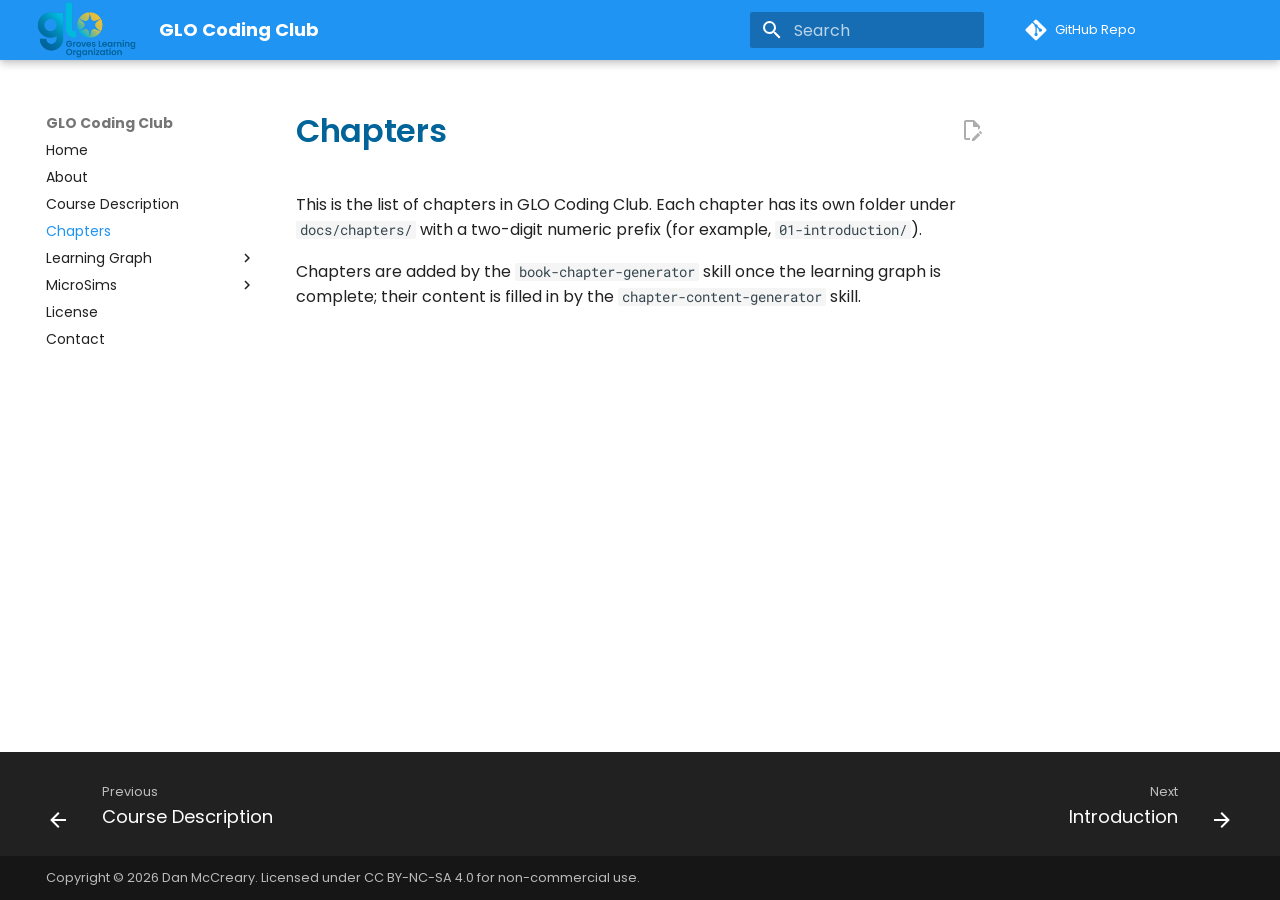
<file: chapters/index.html>
<!doctype html>
<html lang="en" class="no-js">
  <head>
    
      <meta charset="utf-8">
      <meta name="viewport" content="width=device-width,initial-scale=1">
      
        <meta name="description" content="An interactive textbook for learning coding through creative projects at GLO Coding Club.">
      
      
        <meta name="author" content="Dan McCreary">
      
      
        <link rel="canonical" href="https://dmccreary.github.io/glo-coding-club/chapters/">
      
      
        <link rel="prev" href="../course-description/">
      
      
        <link rel="next" href="../learning-graph/">
      
      
      <link rel="icon" href="../assets/images/favicon.png">
      <meta name="generator" content="mkdocs-1.6.1, mkdocs-material-9.5.43">
    
    
      
        <title>List of Chapters - GLO Coding Club</title>
      
    
    
      <link rel="stylesheet" href="../assets/stylesheets/main.0253249f.min.css">
      
        
        <link rel="stylesheet" href="../assets/stylesheets/palette.06af60db.min.css">
      
      


    
    
      
    
    
      
        
        
        <link rel="preconnect" href="https://fonts.gstatic.com" crossorigin>
        <link rel="stylesheet" href="https://fonts.googleapis.com/css?family=Poppins:300,300i,400,400i,700,700i%7CRoboto+Mono:400,400i,700,700i&display=fallback">
        <style>:root{--md-text-font:"Poppins";--md-code-font:"Roboto Mono"}</style>
      
    
    
      <link rel="stylesheet" href="../css/extra.css">
    
    <script>__md_scope=new URL("..",location),__md_hash=e=>[...e].reduce(((e,_)=>(e<<5)-e+_.charCodeAt(0)),0),__md_get=(e,_=localStorage,t=__md_scope)=>JSON.parse(_.getItem(t.pathname+"."+e)),__md_set=(e,_,t=localStorage,a=__md_scope)=>{try{t.setItem(a.pathname+"."+e,JSON.stringify(_))}catch(e){}}</script>
    
      

    
    
    
  </head>
  
  
    
    
    
    
    
    <body dir="ltr" data-md-color-scheme="default" data-md-color-primary="blue" data-md-color-accent="cyan">
  
    
    <input class="md-toggle" data-md-toggle="drawer" type="checkbox" id="__drawer" autocomplete="off">
    <input class="md-toggle" data-md-toggle="search" type="checkbox" id="__search" autocomplete="off">
    <label class="md-overlay" for="__drawer"></label>
    <div data-md-component="skip">
      
        
        <a href="#chapters" class="md-skip">
          Skip to content
        </a>
      
    </div>
    <div data-md-component="announce">
      
    </div>
    
    
      

  

<header class="md-header md-header--shadow" data-md-component="header">
  <nav class="md-header__inner md-grid" aria-label="Header">
    <a href=".." title="GLO Coding Club" class="md-header__button md-logo" aria-label="GLO Coding Club" data-md-component="logo">
      
  <img src="../img/glo-logo-white.png" alt="logo">

    </a>
    <label class="md-header__button md-icon" for="__drawer">
      
      <svg xmlns="http://www.w3.org/2000/svg" viewBox="0 0 24 24"><path d="M3 6h18v2H3zm0 5h18v2H3zm0 5h18v2H3z"/></svg>
    </label>
    <div class="md-header__title" data-md-component="header-title">
      <div class="md-header__ellipsis">
        <div class="md-header__topic">
          <span class="md-ellipsis">
            GLO Coding Club
          </span>
        </div>
        <div class="md-header__topic" data-md-component="header-topic">
          <span class="md-ellipsis">
            
              List of Chapters
            
          </span>
        </div>
      </div>
    </div>
    
      
    
    
    
    
      <label class="md-header__button md-icon" for="__search">
        
        <svg xmlns="http://www.w3.org/2000/svg" viewBox="0 0 24 24"><path d="M9.5 3A6.5 6.5 0 0 1 16 9.5c0 1.61-.59 3.09-1.56 4.23l.27.27h.79l5 5-1.5 1.5-5-5v-.79l-.27-.27A6.52 6.52 0 0 1 9.5 16 6.5 6.5 0 0 1 3 9.5 6.5 6.5 0 0 1 9.5 3m0 2C7 5 5 7 5 9.5S7 14 9.5 14 14 12 14 9.5 12 5 9.5 5"/></svg>
      </label>
      <div class="md-search" data-md-component="search" role="dialog">
  <label class="md-search__overlay" for="__search"></label>
  <div class="md-search__inner" role="search">
    <form class="md-search__form" name="search">
      <input type="text" class="md-search__input" name="query" aria-label="Search" placeholder="Search" autocapitalize="off" autocorrect="off" autocomplete="off" spellcheck="false" data-md-component="search-query" required>
      <label class="md-search__icon md-icon" for="__search">
        
        <svg xmlns="http://www.w3.org/2000/svg" viewBox="0 0 24 24"><path d="M9.5 3A6.5 6.5 0 0 1 16 9.5c0 1.61-.59 3.09-1.56 4.23l.27.27h.79l5 5-1.5 1.5-5-5v-.79l-.27-.27A6.52 6.52 0 0 1 9.5 16 6.5 6.5 0 0 1 3 9.5 6.5 6.5 0 0 1 9.5 3m0 2C7 5 5 7 5 9.5S7 14 9.5 14 14 12 14 9.5 12 5 9.5 5"/></svg>
        
        <svg xmlns="http://www.w3.org/2000/svg" viewBox="0 0 24 24"><path d="M20 11v2H8l5.5 5.5-1.42 1.42L4.16 12l7.92-7.92L13.5 5.5 8 11z"/></svg>
      </label>
      <nav class="md-search__options" aria-label="Search">
        
          <a href="javascript:void(0)" class="md-search__icon md-icon" title="Share" aria-label="Share" data-clipboard data-clipboard-text="" data-md-component="search-share" tabindex="-1">
            
            <svg xmlns="http://www.w3.org/2000/svg" viewBox="0 0 24 24"><path d="M18 16.08c-.76 0-1.44.3-1.96.77L8.91 12.7c.05-.23.09-.46.09-.7s-.04-.47-.09-.7l7.05-4.11c.54.5 1.25.81 2.04.81a3 3 0 0 0 3-3 3 3 0 0 0-3-3 3 3 0 0 0-3 3c0 .24.04.47.09.7L8.04 9.81C7.5 9.31 6.79 9 6 9a3 3 0 0 0-3 3 3 3 0 0 0 3 3c.79 0 1.5-.31 2.04-.81l7.12 4.15c-.05.21-.08.43-.08.66 0 1.61 1.31 2.91 2.92 2.91s2.92-1.3 2.92-2.91A2.92 2.92 0 0 0 18 16.08"/></svg>
          </a>
        
        <button type="reset" class="md-search__icon md-icon" title="Clear" aria-label="Clear" tabindex="-1">
          
          <svg xmlns="http://www.w3.org/2000/svg" viewBox="0 0 24 24"><path d="M19 6.41 17.59 5 12 10.59 6.41 5 5 6.41 10.59 12 5 17.59 6.41 19 12 13.41 17.59 19 19 17.59 13.41 12z"/></svg>
        </button>
      </nav>
      
        <div class="md-search__suggest" data-md-component="search-suggest"></div>
      
    </form>
    <div class="md-search__output">
      <div class="md-search__scrollwrap" tabindex="0" data-md-scrollfix>
        <div class="md-search-result" data-md-component="search-result">
          <div class="md-search-result__meta">
            Initializing search
          </div>
          <ol class="md-search-result__list" role="presentation"></ol>
        </div>
      </div>
    </div>
  </div>
</div>
    
    
      <div class="md-header__source">
        <a href="https://github.com/dmccreary/glo-coding-club" title="Go to repository" class="md-source" data-md-component="source">
  <div class="md-source__icon md-icon">
    
    <svg xmlns="http://www.w3.org/2000/svg" viewBox="0 0 448 512"><!--! Font Awesome Free 6.6.0 by @fontawesome - https://fontawesome.com License - https://fontawesome.com/license/free (Icons: CC BY 4.0, Fonts: SIL OFL 1.1, Code: MIT License) Copyright 2024 Fonticons, Inc.--><path d="M439.55 236.05 244 40.45a28.87 28.87 0 0 0-40.81 0l-40.66 40.63 51.52 51.52c27.06-9.14 52.68 16.77 43.39 43.68l49.66 49.66c34.23-11.8 61.18 31 35.47 56.69-26.49 26.49-70.21-2.87-56-37.34L240.22 199v121.85c25.3 12.54 22.26 41.85 9.08 55a34.34 34.34 0 0 1-48.55 0c-17.57-17.6-11.07-46.91 11.25-56v-123c-20.8-8.51-24.6-30.74-18.64-45L142.57 101 8.45 235.14a28.86 28.86 0 0 0 0 40.81l195.61 195.6a28.86 28.86 0 0 0 40.8 0l194.69-194.69a28.86 28.86 0 0 0 0-40.81"/></svg>
  </div>
  <div class="md-source__repository">
    GitHub Repo
  </div>
</a>
      </div>
    
  </nav>
  
</header>
    
    <div class="md-container" data-md-component="container">
      
      
        
          
        
      
      <main class="md-main" data-md-component="main">
        <div class="md-main__inner md-grid">
          
            
              
              <div class="md-sidebar md-sidebar--primary" data-md-component="sidebar" data-md-type="navigation" >
                <div class="md-sidebar__scrollwrap">
                  <div class="md-sidebar__inner">
                    



<nav class="md-nav md-nav--primary" aria-label="Navigation" data-md-level="0">
  <label class="md-nav__title" for="__drawer">
    <a href=".." title="GLO Coding Club" class="md-nav__button md-logo" aria-label="GLO Coding Club" data-md-component="logo">
      
  <img src="../img/glo-logo-white.png" alt="logo">

    </a>
    GLO Coding Club
  </label>
  
    <div class="md-nav__source">
      <a href="https://github.com/dmccreary/glo-coding-club" title="Go to repository" class="md-source" data-md-component="source">
  <div class="md-source__icon md-icon">
    
    <svg xmlns="http://www.w3.org/2000/svg" viewBox="0 0 448 512"><!--! Font Awesome Free 6.6.0 by @fontawesome - https://fontawesome.com License - https://fontawesome.com/license/free (Icons: CC BY 4.0, Fonts: SIL OFL 1.1, Code: MIT License) Copyright 2024 Fonticons, Inc.--><path d="M439.55 236.05 244 40.45a28.87 28.87 0 0 0-40.81 0l-40.66 40.63 51.52 51.52c27.06-9.14 52.68 16.77 43.39 43.68l49.66 49.66c34.23-11.8 61.18 31 35.47 56.69-26.49 26.49-70.21-2.87-56-37.34L240.22 199v121.85c25.3 12.54 22.26 41.85 9.08 55a34.34 34.34 0 0 1-48.55 0c-17.57-17.6-11.07-46.91 11.25-56v-123c-20.8-8.51-24.6-30.74-18.64-45L142.57 101 8.45 235.14a28.86 28.86 0 0 0 0 40.81l195.61 195.6a28.86 28.86 0 0 0 40.8 0l194.69-194.69a28.86 28.86 0 0 0 0-40.81"/></svg>
  </div>
  <div class="md-source__repository">
    GitHub Repo
  </div>
</a>
    </div>
  
  <ul class="md-nav__list" data-md-scrollfix>
    
      
      
  
  
  
  
    <li class="md-nav__item">
      <a href=".." class="md-nav__link">
        
  
  <span class="md-ellipsis">
    Home
  </span>
  

      </a>
    </li>
  

    
      
      
  
  
  
  
    <li class="md-nav__item">
      <a href="../about/" class="md-nav__link">
        
  
  <span class="md-ellipsis">
    About
  </span>
  

      </a>
    </li>
  

    
      
      
  
  
  
  
    <li class="md-nav__item">
      <a href="../course-description/" class="md-nav__link">
        
  
  <span class="md-ellipsis">
    Course Description
  </span>
  

      </a>
    </li>
  

    
      
      
  
  
    
  
  
  
    
    
      
        
          
        
      
    
    
    
      
    
    <li class="md-nav__item md-nav__item--active md-nav__item--nested">
      
        
        
        <input class="md-nav__toggle md-toggle " type="checkbox" id="__nav_4" checked>
        
          
          
          <div class="md-nav__link md-nav__container">
            <a href="./" class="md-nav__link md-nav__link--active">
              
  
  <span class="md-ellipsis">
    Chapters
  </span>
  

            </a>
            
          </div>
        
        <nav class="md-nav" data-md-level="1" aria-labelledby="__nav_4_label" aria-expanded="true">
          <label class="md-nav__title" for="__nav_4">
            <span class="md-nav__icon md-icon"></span>
            Chapters
          </label>
          <ul class="md-nav__list" data-md-scrollfix>
            
              
            
          </ul>
        </nav>
      
    </li>
  

    
      
      
  
  
  
  
    
    
      
        
          
        
      
    
    
    
      
        
        
      
    
    <li class="md-nav__item md-nav__item--pruned md-nav__item--nested">
      
        
  
  
    <a href="../learning-graph/" class="md-nav__link">
      
  
  <span class="md-ellipsis">
    Learning Graph
  </span>
  

      
        <span class="md-nav__icon md-icon"></span>
      
    </a>
  

      
    </li>
  

    
      
      
  
  
  
  
    
    
      
        
          
        
      
    
    
    
      
        
        
      
    
    <li class="md-nav__item md-nav__item--pruned md-nav__item--nested">
      
        
  
  
    <a href="../sims/" class="md-nav__link">
      
  
  <span class="md-ellipsis">
    MicroSims
  </span>
  

      
        <span class="md-nav__icon md-icon"></span>
      
    </a>
  

      
    </li>
  

    
      
      
  
  
  
  
    <li class="md-nav__item">
      <a href="../license/" class="md-nav__link">
        
  
  <span class="md-ellipsis">
    License
  </span>
  

      </a>
    </li>
  

    
      
      
  
  
  
  
    <li class="md-nav__item">
      <a href="../contact/" class="md-nav__link">
        
  
  <span class="md-ellipsis">
    Contact
  </span>
  

      </a>
    </li>
  

    
  </ul>
</nav>
                  </div>
                </div>
              </div>
            
            
              
              <div class="md-sidebar md-sidebar--secondary" data-md-component="sidebar" data-md-type="toc" >
                <div class="md-sidebar__scrollwrap">
                  <div class="md-sidebar__inner">
                    

<nav class="md-nav md-nav--secondary" aria-label="Table of contents">
  
  
  
    
  
  
</nav>
                  </div>
                </div>
              </div>
            
          
          
            <div class="md-content" data-md-component="content">
              <article class="md-content__inner md-typeset">
                
                  

  
    <a href="https://github.com/dmccreary/glo-coding-club/blob/main/docs/chapters/index.md" title="Edit this page" class="md-content__button md-icon">
      
      <svg xmlns="http://www.w3.org/2000/svg" viewBox="0 0 24 24"><path d="M10 20H6V4h7v5h5v3.1l2-2V8l-6-6H6c-1.1 0-2 .9-2 2v16c0 1.1.9 2 2 2h4zm10.2-7c.1 0 .3.1.4.2l1.3 1.3c.2.2.2.6 0 .8l-1 1-2.1-2.1 1-1c.1-.1.2-.2.4-.2m0 3.9L14.1 23H12v-2.1l6.1-6.1z"/></svg>
    </a>
  
  


<h1 id="chapters">Chapters<a class="headerlink" href="#chapters" title="Permanent link">&para;</a></h1>
<p>This is the list of chapters in GLO Coding Club. Each chapter has its own folder
under <code>docs/chapters/</code> with a two-digit numeric prefix (for example,
<code>01-introduction/</code>).</p>
<p>Chapters are added by the <code>book-chapter-generator</code> skill once the learning
graph is complete; their content is filled in by the
<code>chapter-content-generator</code> skill.</p>
<!-- Chapter list is auto-rendered from the nav once chapters exist. -->












                
              </article>
            </div>
          
          
<script>var target=document.getElementById(location.hash.slice(1));target&&target.name&&(target.checked=target.name.startsWith("__tabbed_"))</script>
        </div>
        
          <button type="button" class="md-top md-icon" data-md-component="top" hidden>
  
  <svg xmlns="http://www.w3.org/2000/svg" viewBox="0 0 24 24"><path d="M13 20h-2V8l-5.5 5.5-1.42-1.42L12 4.16l7.92 7.92-1.42 1.42L13 8z"/></svg>
  Back to top
</button>
        
      </main>
      
        <footer class="md-footer">
  
    
      
      <nav class="md-footer__inner md-grid" aria-label="Footer" >
        
          
          <a href="../course-description/" class="md-footer__link md-footer__link--prev" aria-label="Previous: Course Description">
            <div class="md-footer__button md-icon">
              
              <svg xmlns="http://www.w3.org/2000/svg" viewBox="0 0 24 24"><path d="M20 11v2H8l5.5 5.5-1.42 1.42L4.16 12l7.92-7.92L13.5 5.5 8 11z"/></svg>
            </div>
            <div class="md-footer__title">
              <span class="md-footer__direction">
                Previous
              </span>
              <div class="md-ellipsis">
                Course Description
              </div>
            </div>
          </a>
        
        
          
          <a href="../learning-graph/" class="md-footer__link md-footer__link--next" aria-label="Next: Introduction">
            <div class="md-footer__title">
              <span class="md-footer__direction">
                Next
              </span>
              <div class="md-ellipsis">
                Introduction
              </div>
            </div>
            <div class="md-footer__button md-icon">
              
              <svg xmlns="http://www.w3.org/2000/svg" viewBox="0 0 24 24"><path d="M4 11v2h12l-5.5 5.5 1.42 1.42L19.84 12l-7.92-7.92L10.5 5.5 16 11z"/></svg>
            </div>
          </a>
        
      </nav>
    
  
  <div class="md-footer-meta md-typeset">
    <div class="md-footer-meta__inner md-grid">
      <div class="md-copyright">
  
    <div class="md-copyright__highlight">
      Copyright &copy; 2026 Dan McCreary. Licensed under <a href="license/">CC BY-NC-SA 4.0</a> for non-commercial use.
    </div>
  
  
</div>
      
    </div>
  </div>
</footer>
      
    </div>
    <div class="md-dialog" data-md-component="dialog">
      <div class="md-dialog__inner md-typeset"></div>
    </div>
    
    
    <script id="__config" type="application/json">{"base": "..", "features": ["content.code.copy", "content.action.edit", "navigation.expand", "navigation.path", "navigation.prune", "navigation.indexes", "navigation.top", "navigation.footer", "toc.follow", "search.suggest", "search.highlight", "search.share"], "search": "../assets/javascripts/workers/search.6ce7567c.min.js", "translations": {"clipboard.copied": "Copied to clipboard", "clipboard.copy": "Copy to clipboard", "search.result.more.one": "1 more on this page", "search.result.more.other": "# more on this page", "search.result.none": "No matching documents", "search.result.one": "1 matching document", "search.result.other": "# matching documents", "search.result.placeholder": "Type to start searching", "search.result.term.missing": "Missing", "select.version": "Select version"}}</script>
    
    
      <script src="../assets/javascripts/bundle.83f73b43.min.js"></script>
      
    
  </body>
</html>
</file>
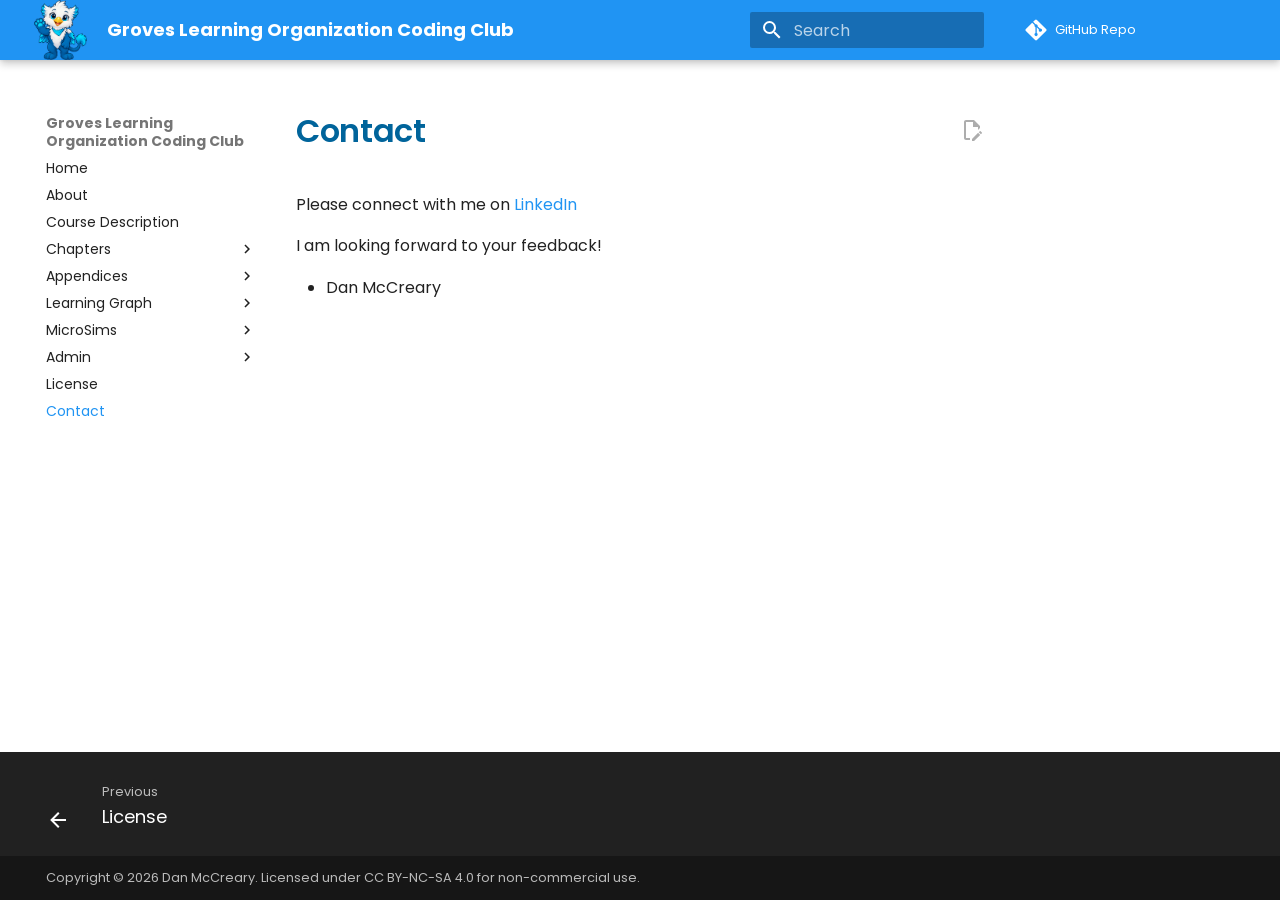
<file: contact/index.html>
<!doctype html>
<html lang="en" class="no-js">
  <head>
    
      <meta charset="utf-8">
      <meta name="viewport" content="width=device-width,initial-scale=1">
      
        <meta name="description" content="An interactive textbook for learning coding through creative projects at GLO Coding Club.">
      
      
        <meta name="author" content="Dan McCreary">
      
      
        <link rel="canonical" href="https://dmccreary.github.io/glo-coding-club/contact/">
      
      
        <link rel="prev" href="../license/">
      
      
      
      <link rel="icon" href="../assets/images/favicon.png">
      <meta name="generator" content="mkdocs-1.6.1, mkdocs-material-9.5.43">
    
    
      
        <title>Contact - Groves Learning Organization Coding Club</title>
      
    
    
      <link rel="stylesheet" href="../assets/stylesheets/main.0253249f.min.css">
      
        
        <link rel="stylesheet" href="../assets/stylesheets/palette.06af60db.min.css">
      
      


    
    
      
    
    
      
        
        
        <link rel="preconnect" href="https://fonts.gstatic.com" crossorigin>
        <link rel="stylesheet" href="https://fonts.googleapis.com/css?family=Poppins:300,300i,400,400i,700,700i%7CRoboto+Mono:400,400i,700,700i&display=fallback">
        <style>:root{--md-text-font:"Poppins";--md-code-font:"Roboto Mono"}</style>
      
    
    
      <link rel="stylesheet" href="../css/extra.css">
    
    <script>__md_scope=new URL("..",location),__md_hash=e=>[...e].reduce(((e,_)=>(e<<5)-e+_.charCodeAt(0)),0),__md_get=(e,_=localStorage,t=__md_scope)=>JSON.parse(_.getItem(t.pathname+"."+e)),__md_set=(e,_,t=localStorage,a=__md_scope)=>{try{t.setItem(a.pathname+"."+e,JSON.stringify(_))}catch(e){}}</script>
    
      

    
    
    
  </head>
  
  
    
    
    
    
    
    <body dir="ltr" data-md-color-scheme="default" data-md-color-primary="blue" data-md-color-accent="cyan">
  
    
    <input class="md-toggle" data-md-toggle="drawer" type="checkbox" id="__drawer" autocomplete="off">
    <input class="md-toggle" data-md-toggle="search" type="checkbox" id="__search" autocomplete="off">
    <label class="md-overlay" for="__drawer"></label>
    <div data-md-component="skip">
      
        
        <a href="#contact" class="md-skip">
          Skip to content
        </a>
      
    </div>
    <div data-md-component="announce">
      
    </div>
    
    
      

  

<header class="md-header md-header--shadow" data-md-component="header">
  <nav class="md-header__inner md-grid" aria-label="Header">
    <a href=".." title="Groves Learning Organization Coding Club" class="md-header__button md-logo" aria-label="Groves Learning Organization Coding Club" data-md-component="logo">
      
  <img src="../img/mascot/welcome.png" alt="logo">

    </a>
    <label class="md-header__button md-icon" for="__drawer">
      
      <svg xmlns="http://www.w3.org/2000/svg" viewBox="0 0 24 24"><path d="M3 6h18v2H3zm0 5h18v2H3zm0 5h18v2H3z"/></svg>
    </label>
    <div class="md-header__title" data-md-component="header-title">
      <div class="md-header__ellipsis">
        <div class="md-header__topic">
          <span class="md-ellipsis">
            Groves Learning Organization Coding Club
          </span>
        </div>
        <div class="md-header__topic" data-md-component="header-topic">
          <span class="md-ellipsis">
            
              Contact
            
          </span>
        </div>
      </div>
    </div>
    
      
    
    
    
    
      <label class="md-header__button md-icon" for="__search">
        
        <svg xmlns="http://www.w3.org/2000/svg" viewBox="0 0 24 24"><path d="M9.5 3A6.5 6.5 0 0 1 16 9.5c0 1.61-.59 3.09-1.56 4.23l.27.27h.79l5 5-1.5 1.5-5-5v-.79l-.27-.27A6.52 6.52 0 0 1 9.5 16 6.5 6.5 0 0 1 3 9.5 6.5 6.5 0 0 1 9.5 3m0 2C7 5 5 7 5 9.5S7 14 9.5 14 14 12 14 9.5 12 5 9.5 5"/></svg>
      </label>
      <div class="md-search" data-md-component="search" role="dialog">
  <label class="md-search__overlay" for="__search"></label>
  <div class="md-search__inner" role="search">
    <form class="md-search__form" name="search">
      <input type="text" class="md-search__input" name="query" aria-label="Search" placeholder="Search" autocapitalize="off" autocorrect="off" autocomplete="off" spellcheck="false" data-md-component="search-query" required>
      <label class="md-search__icon md-icon" for="__search">
        
        <svg xmlns="http://www.w3.org/2000/svg" viewBox="0 0 24 24"><path d="M9.5 3A6.5 6.5 0 0 1 16 9.5c0 1.61-.59 3.09-1.56 4.23l.27.27h.79l5 5-1.5 1.5-5-5v-.79l-.27-.27A6.52 6.52 0 0 1 9.5 16 6.5 6.5 0 0 1 3 9.5 6.5 6.5 0 0 1 9.5 3m0 2C7 5 5 7 5 9.5S7 14 9.5 14 14 12 14 9.5 12 5 9.5 5"/></svg>
        
        <svg xmlns="http://www.w3.org/2000/svg" viewBox="0 0 24 24"><path d="M20 11v2H8l5.5 5.5-1.42 1.42L4.16 12l7.92-7.92L13.5 5.5 8 11z"/></svg>
      </label>
      <nav class="md-search__options" aria-label="Search">
        
          <a href="javascript:void(0)" class="md-search__icon md-icon" title="Share" aria-label="Share" data-clipboard data-clipboard-text="" data-md-component="search-share" tabindex="-1">
            
            <svg xmlns="http://www.w3.org/2000/svg" viewBox="0 0 24 24"><path d="M18 16.08c-.76 0-1.44.3-1.96.77L8.91 12.7c.05-.23.09-.46.09-.7s-.04-.47-.09-.7l7.05-4.11c.54.5 1.25.81 2.04.81a3 3 0 0 0 3-3 3 3 0 0 0-3-3 3 3 0 0 0-3 3c0 .24.04.47.09.7L8.04 9.81C7.5 9.31 6.79 9 6 9a3 3 0 0 0-3 3 3 3 0 0 0 3 3c.79 0 1.5-.31 2.04-.81l7.12 4.15c-.05.21-.08.43-.08.66 0 1.61 1.31 2.91 2.92 2.91s2.92-1.3 2.92-2.91A2.92 2.92 0 0 0 18 16.08"/></svg>
          </a>
        
        <button type="reset" class="md-search__icon md-icon" title="Clear" aria-label="Clear" tabindex="-1">
          
          <svg xmlns="http://www.w3.org/2000/svg" viewBox="0 0 24 24"><path d="M19 6.41 17.59 5 12 10.59 6.41 5 5 6.41 10.59 12 5 17.59 6.41 19 12 13.41 17.59 19 19 17.59 13.41 12z"/></svg>
        </button>
      </nav>
      
        <div class="md-search__suggest" data-md-component="search-suggest"></div>
      
    </form>
    <div class="md-search__output">
      <div class="md-search__scrollwrap" tabindex="0" data-md-scrollfix>
        <div class="md-search-result" data-md-component="search-result">
          <div class="md-search-result__meta">
            Initializing search
          </div>
          <ol class="md-search-result__list" role="presentation"></ol>
        </div>
      </div>
    </div>
  </div>
</div>
    
    
      <div class="md-header__source">
        <a href="https://github.com/dmccreary/glo-coding-club" title="Go to repository" class="md-source" data-md-component="source">
  <div class="md-source__icon md-icon">
    
    <svg xmlns="http://www.w3.org/2000/svg" viewBox="0 0 448 512"><!--! Font Awesome Free 6.6.0 by @fontawesome - https://fontawesome.com License - https://fontawesome.com/license/free (Icons: CC BY 4.0, Fonts: SIL OFL 1.1, Code: MIT License) Copyright 2024 Fonticons, Inc.--><path d="M439.55 236.05 244 40.45a28.87 28.87 0 0 0-40.81 0l-40.66 40.63 51.52 51.52c27.06-9.14 52.68 16.77 43.39 43.68l49.66 49.66c34.23-11.8 61.18 31 35.47 56.69-26.49 26.49-70.21-2.87-56-37.34L240.22 199v121.85c25.3 12.54 22.26 41.85 9.08 55a34.34 34.34 0 0 1-48.55 0c-17.57-17.6-11.07-46.91 11.25-56v-123c-20.8-8.51-24.6-30.74-18.64-45L142.57 101 8.45 235.14a28.86 28.86 0 0 0 0 40.81l195.61 195.6a28.86 28.86 0 0 0 40.8 0l194.69-194.69a28.86 28.86 0 0 0 0-40.81"/></svg>
  </div>
  <div class="md-source__repository">
    GitHub Repo
  </div>
</a>
      </div>
    
  </nav>
  
</header>
    
    <div class="md-container" data-md-component="container">
      
      
        
          
        
      
      <main class="md-main" data-md-component="main">
        <div class="md-main__inner md-grid">
          
            
              
              <div class="md-sidebar md-sidebar--primary" data-md-component="sidebar" data-md-type="navigation" >
                <div class="md-sidebar__scrollwrap">
                  <div class="md-sidebar__inner">
                    



<nav class="md-nav md-nav--primary" aria-label="Navigation" data-md-level="0">
  <label class="md-nav__title" for="__drawer">
    <a href=".." title="Groves Learning Organization Coding Club" class="md-nav__button md-logo" aria-label="Groves Learning Organization Coding Club" data-md-component="logo">
      
  <img src="../img/mascot/welcome.png" alt="logo">

    </a>
    Groves Learning Organization Coding Club
  </label>
  
    <div class="md-nav__source">
      <a href="https://github.com/dmccreary/glo-coding-club" title="Go to repository" class="md-source" data-md-component="source">
  <div class="md-source__icon md-icon">
    
    <svg xmlns="http://www.w3.org/2000/svg" viewBox="0 0 448 512"><!--! Font Awesome Free 6.6.0 by @fontawesome - https://fontawesome.com License - https://fontawesome.com/license/free (Icons: CC BY 4.0, Fonts: SIL OFL 1.1, Code: MIT License) Copyright 2024 Fonticons, Inc.--><path d="M439.55 236.05 244 40.45a28.87 28.87 0 0 0-40.81 0l-40.66 40.63 51.52 51.52c27.06-9.14 52.68 16.77 43.39 43.68l49.66 49.66c34.23-11.8 61.18 31 35.47 56.69-26.49 26.49-70.21-2.87-56-37.34L240.22 199v121.85c25.3 12.54 22.26 41.85 9.08 55a34.34 34.34 0 0 1-48.55 0c-17.57-17.6-11.07-46.91 11.25-56v-123c-20.8-8.51-24.6-30.74-18.64-45L142.57 101 8.45 235.14a28.86 28.86 0 0 0 0 40.81l195.61 195.6a28.86 28.86 0 0 0 40.8 0l194.69-194.69a28.86 28.86 0 0 0 0-40.81"/></svg>
  </div>
  <div class="md-source__repository">
    GitHub Repo
  </div>
</a>
    </div>
  
  <ul class="md-nav__list" data-md-scrollfix>
    
      
      
  
  
  
  
    <li class="md-nav__item">
      <a href=".." class="md-nav__link">
        
  
  <span class="md-ellipsis">
    Home
  </span>
  

      </a>
    </li>
  

    
      
      
  
  
  
  
    <li class="md-nav__item">
      <a href="../about/" class="md-nav__link">
        
  
  <span class="md-ellipsis">
    About
  </span>
  

      </a>
    </li>
  

    
      
      
  
  
  
  
    <li class="md-nav__item">
      <a href="../course-description.md" class="md-nav__link">
        
  
  <span class="md-ellipsis">
    Course Description
  </span>
  

      </a>
    </li>
  

    
      
      
  
  
  
  
    
    
      
        
      
    
    
    
      
        
        
      
    
    <li class="md-nav__item md-nav__item--pruned md-nav__item--nested">
      
        
  
  
    <a href="../chapters/index.md" class="md-nav__link">
      
  
  <span class="md-ellipsis">
    Chapters
  </span>
  

      
        <span class="md-nav__icon md-icon"></span>
      
    </a>
  

      
    </li>
  

    
      
      
  
  
  
  
    
    
      
        
          
        
      
        
      
    
    
    
      
        
        
      
    
    <li class="md-nav__item md-nav__item--pruned md-nav__item--nested">
      
        
  
  
    <a href="../appendices/" class="md-nav__link">
      
  
  <span class="md-ellipsis">
    Appendices
  </span>
  

      
        <span class="md-nav__icon md-icon"></span>
      
    </a>
  

      
    </li>
  

    
      
      
  
  
  
  
    
    
      
        
      
    
    
    
      
        
        
      
    
    <li class="md-nav__item md-nav__item--pruned md-nav__item--nested">
      
        
  
  
    <a href="../learning-graph/index.md" class="md-nav__link">
      
  
  <span class="md-ellipsis">
    Learning Graph
  </span>
  

      
        <span class="md-nav__icon md-icon"></span>
      
    </a>
  

      
    </li>
  

    
      
      
  
  
  
  
    
    
      
        
          
        
      
    
    
    
      
        
        
      
    
    <li class="md-nav__item md-nav__item--pruned md-nav__item--nested">
      
        
  
  
    <a href="../sims/" class="md-nav__link">
      
  
  <span class="md-ellipsis">
    MicroSims
  </span>
  

      
        <span class="md-nav__icon md-icon"></span>
      
    </a>
  

      
    </li>
  

    
      
      
  
  
  
  
    
    
      
        
      
    
    
    
      
        
        
      
    
    <li class="md-nav__item md-nav__item--pruned md-nav__item--nested">
      
        
  
  
    <a href="../admin/mascot-test/" class="md-nav__link">
      
  
  <span class="md-ellipsis">
    Admin
  </span>
  

      
        <span class="md-nav__icon md-icon"></span>
      
    </a>
  

      
    </li>
  

    
      
      
  
  
  
  
    <li class="md-nav__item">
      <a href="../license/" class="md-nav__link">
        
  
  <span class="md-ellipsis">
    License
  </span>
  

      </a>
    </li>
  

    
      
      
  
  
    
  
  
  
    <li class="md-nav__item md-nav__item--active">
      
      <input class="md-nav__toggle md-toggle" type="checkbox" id="__toc">
      
      
        
      
      
      <a href="./" class="md-nav__link md-nav__link--active">
        
  
  <span class="md-ellipsis">
    Contact
  </span>
  

      </a>
      
    </li>
  

    
  </ul>
</nav>
                  </div>
                </div>
              </div>
            
            
              
              <div class="md-sidebar md-sidebar--secondary" data-md-component="sidebar" data-md-type="toc" >
                <div class="md-sidebar__scrollwrap">
                  <div class="md-sidebar__inner">
                    

<nav class="md-nav md-nav--secondary" aria-label="Table of contents">
  
  
  
    
  
  
</nav>
                  </div>
                </div>
              </div>
            
          
          
            <div class="md-content" data-md-component="content">
              <article class="md-content__inner md-typeset">
                
                  

  
    <a href="https://github.com/dmccreary/glo-coding-club/blob/main/docs/contact.md" title="Edit this page" class="md-content__button md-icon">
      
      <svg xmlns="http://www.w3.org/2000/svg" viewBox="0 0 24 24"><path d="M10 20H6V4h7v5h5v3.1l2-2V8l-6-6H6c-1.1 0-2 .9-2 2v16c0 1.1.9 2 2 2h4zm10.2-7c.1 0 .3.1.4.2l1.3 1.3c.2.2.2.6 0 .8l-1 1-2.1-2.1 1-1c.1-.1.2-.2.4-.2m0 3.9L14.1 23H12v-2.1l6.1-6.1z"/></svg>
    </a>
  
  


<h1 id="contact">Contact<a class="headerlink" href="#contact" title="Permanent link">&para;</a></h1>
<p>Please connect with me on <a href="https://www.linkedin.com/in/danmccreary/">LinkedIn</a></p>
<p>I am looking forward to your feedback!</p>
<ul>
<li>Dan McCreary</li>
</ul>












                
              </article>
            </div>
          
          
<script>var target=document.getElementById(location.hash.slice(1));target&&target.name&&(target.checked=target.name.startsWith("__tabbed_"))</script>
        </div>
        
          <button type="button" class="md-top md-icon" data-md-component="top" hidden>
  
  <svg xmlns="http://www.w3.org/2000/svg" viewBox="0 0 24 24"><path d="M13 20h-2V8l-5.5 5.5-1.42-1.42L12 4.16l7.92 7.92-1.42 1.42L13 8z"/></svg>
  Back to top
</button>
        
      </main>
      
        <footer class="md-footer">
  
    
      
      <nav class="md-footer__inner md-grid" aria-label="Footer" >
        
          
          <a href="../license/" class="md-footer__link md-footer__link--prev" aria-label="Previous: License">
            <div class="md-footer__button md-icon">
              
              <svg xmlns="http://www.w3.org/2000/svg" viewBox="0 0 24 24"><path d="M20 11v2H8l5.5 5.5-1.42 1.42L4.16 12l7.92-7.92L13.5 5.5 8 11z"/></svg>
            </div>
            <div class="md-footer__title">
              <span class="md-footer__direction">
                Previous
              </span>
              <div class="md-ellipsis">
                License
              </div>
            </div>
          </a>
        
        
      </nav>
    
  
  <div class="md-footer-meta md-typeset">
    <div class="md-footer-meta__inner md-grid">
      <div class="md-copyright">
  
    <div class="md-copyright__highlight">
      Copyright &copy; 2026 Dan McCreary. Licensed under <a href="license/">CC BY-NC-SA 4.0</a> for non-commercial use.
    </div>
  
  
</div>
      
    </div>
  </div>
</footer>
      
    </div>
    <div class="md-dialog" data-md-component="dialog">
      <div class="md-dialog__inner md-typeset"></div>
    </div>
    
    
    <script id="__config" type="application/json">{"base": "..", "features": ["content.code.copy", "content.action.edit", "navigation.expand", "navigation.path", "navigation.prune", "navigation.indexes", "navigation.top", "navigation.footer", "toc.follow", "search.suggest", "search.highlight", "search.share"], "search": "../assets/javascripts/workers/search.6ce7567c.min.js", "translations": {"clipboard.copied": "Copied to clipboard", "clipboard.copy": "Copy to clipboard", "search.result.more.one": "1 more on this page", "search.result.more.other": "# more on this page", "search.result.none": "No matching documents", "search.result.one": "1 matching document", "search.result.other": "# matching documents", "search.result.placeholder": "Type to start searching", "search.result.term.missing": "Missing", "select.version": "Select version"}}</script>
    
    
      <script src="../assets/javascripts/bundle.83f73b43.min.js"></script>
      
    
  </body>
</html>
</file>
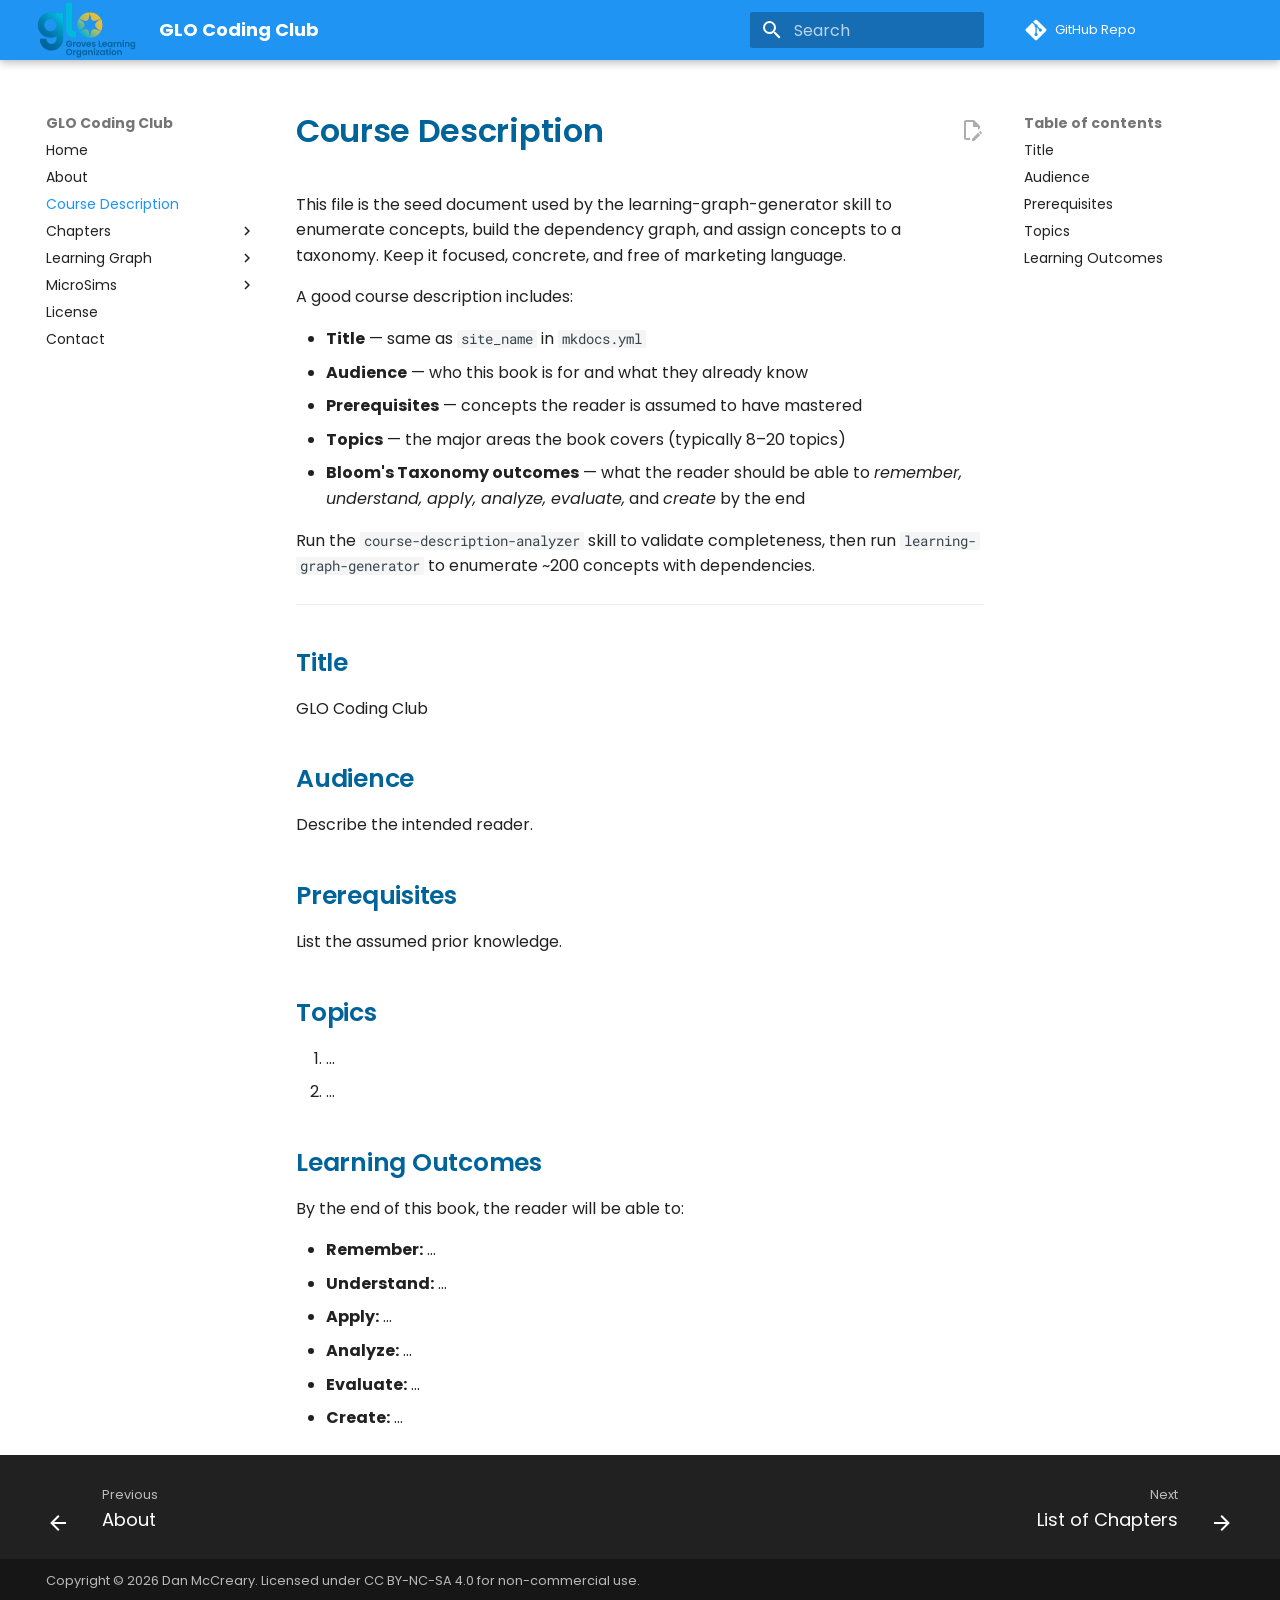
<file: course-description/index.html>
<!doctype html>
<html lang="en" class="no-js">
  <head>
    
      <meta charset="utf-8">
      <meta name="viewport" content="width=device-width,initial-scale=1">
      
        <meta name="description" content="An interactive textbook for learning coding through creative projects at GLO Coding Club.">
      
      
        <meta name="author" content="Dan McCreary">
      
      
        <link rel="canonical" href="https://dmccreary.github.io/glo-coding-club/course-description/">
      
      
        <link rel="prev" href="../about/">
      
      
        <link rel="next" href="../chapters/">
      
      
      <link rel="icon" href="../assets/images/favicon.png">
      <meta name="generator" content="mkdocs-1.6.1, mkdocs-material-9.5.43">
    
    
      
        <title>Course Description - GLO Coding Club</title>
      
    
    
      <link rel="stylesheet" href="../assets/stylesheets/main.0253249f.min.css">
      
        
        <link rel="stylesheet" href="../assets/stylesheets/palette.06af60db.min.css">
      
      


    
    
      
    
    
      
        
        
        <link rel="preconnect" href="https://fonts.gstatic.com" crossorigin>
        <link rel="stylesheet" href="https://fonts.googleapis.com/css?family=Poppins:300,300i,400,400i,700,700i%7CRoboto+Mono:400,400i,700,700i&display=fallback">
        <style>:root{--md-text-font:"Poppins";--md-code-font:"Roboto Mono"}</style>
      
    
    
      <link rel="stylesheet" href="../css/extra.css">
    
    <script>__md_scope=new URL("..",location),__md_hash=e=>[...e].reduce(((e,_)=>(e<<5)-e+_.charCodeAt(0)),0),__md_get=(e,_=localStorage,t=__md_scope)=>JSON.parse(_.getItem(t.pathname+"."+e)),__md_set=(e,_,t=localStorage,a=__md_scope)=>{try{t.setItem(a.pathname+"."+e,JSON.stringify(_))}catch(e){}}</script>
    
      

    
    
    
  </head>
  
  
    
    
    
    
    
    <body dir="ltr" data-md-color-scheme="default" data-md-color-primary="blue" data-md-color-accent="cyan">
  
    
    <input class="md-toggle" data-md-toggle="drawer" type="checkbox" id="__drawer" autocomplete="off">
    <input class="md-toggle" data-md-toggle="search" type="checkbox" id="__search" autocomplete="off">
    <label class="md-overlay" for="__drawer"></label>
    <div data-md-component="skip">
      
        
        <a href="#course-description" class="md-skip">
          Skip to content
        </a>
      
    </div>
    <div data-md-component="announce">
      
    </div>
    
    
      

  

<header class="md-header md-header--shadow" data-md-component="header">
  <nav class="md-header__inner md-grid" aria-label="Header">
    <a href=".." title="GLO Coding Club" class="md-header__button md-logo" aria-label="GLO Coding Club" data-md-component="logo">
      
  <img src="../img/glo-logo-white.png" alt="logo">

    </a>
    <label class="md-header__button md-icon" for="__drawer">
      
      <svg xmlns="http://www.w3.org/2000/svg" viewBox="0 0 24 24"><path d="M3 6h18v2H3zm0 5h18v2H3zm0 5h18v2H3z"/></svg>
    </label>
    <div class="md-header__title" data-md-component="header-title">
      <div class="md-header__ellipsis">
        <div class="md-header__topic">
          <span class="md-ellipsis">
            GLO Coding Club
          </span>
        </div>
        <div class="md-header__topic" data-md-component="header-topic">
          <span class="md-ellipsis">
            
              Course Description
            
          </span>
        </div>
      </div>
    </div>
    
      
    
    
    
    
      <label class="md-header__button md-icon" for="__search">
        
        <svg xmlns="http://www.w3.org/2000/svg" viewBox="0 0 24 24"><path d="M9.5 3A6.5 6.5 0 0 1 16 9.5c0 1.61-.59 3.09-1.56 4.23l.27.27h.79l5 5-1.5 1.5-5-5v-.79l-.27-.27A6.52 6.52 0 0 1 9.5 16 6.5 6.5 0 0 1 3 9.5 6.5 6.5 0 0 1 9.5 3m0 2C7 5 5 7 5 9.5S7 14 9.5 14 14 12 14 9.5 12 5 9.5 5"/></svg>
      </label>
      <div class="md-search" data-md-component="search" role="dialog">
  <label class="md-search__overlay" for="__search"></label>
  <div class="md-search__inner" role="search">
    <form class="md-search__form" name="search">
      <input type="text" class="md-search__input" name="query" aria-label="Search" placeholder="Search" autocapitalize="off" autocorrect="off" autocomplete="off" spellcheck="false" data-md-component="search-query" required>
      <label class="md-search__icon md-icon" for="__search">
        
        <svg xmlns="http://www.w3.org/2000/svg" viewBox="0 0 24 24"><path d="M9.5 3A6.5 6.5 0 0 1 16 9.5c0 1.61-.59 3.09-1.56 4.23l.27.27h.79l5 5-1.5 1.5-5-5v-.79l-.27-.27A6.52 6.52 0 0 1 9.5 16 6.5 6.5 0 0 1 3 9.5 6.5 6.5 0 0 1 9.5 3m0 2C7 5 5 7 5 9.5S7 14 9.5 14 14 12 14 9.5 12 5 9.5 5"/></svg>
        
        <svg xmlns="http://www.w3.org/2000/svg" viewBox="0 0 24 24"><path d="M20 11v2H8l5.5 5.5-1.42 1.42L4.16 12l7.92-7.92L13.5 5.5 8 11z"/></svg>
      </label>
      <nav class="md-search__options" aria-label="Search">
        
          <a href="javascript:void(0)" class="md-search__icon md-icon" title="Share" aria-label="Share" data-clipboard data-clipboard-text="" data-md-component="search-share" tabindex="-1">
            
            <svg xmlns="http://www.w3.org/2000/svg" viewBox="0 0 24 24"><path d="M18 16.08c-.76 0-1.44.3-1.96.77L8.91 12.7c.05-.23.09-.46.09-.7s-.04-.47-.09-.7l7.05-4.11c.54.5 1.25.81 2.04.81a3 3 0 0 0 3-3 3 3 0 0 0-3-3 3 3 0 0 0-3 3c0 .24.04.47.09.7L8.04 9.81C7.5 9.31 6.79 9 6 9a3 3 0 0 0-3 3 3 3 0 0 0 3 3c.79 0 1.5-.31 2.04-.81l7.12 4.15c-.05.21-.08.43-.08.66 0 1.61 1.31 2.91 2.92 2.91s2.92-1.3 2.92-2.91A2.92 2.92 0 0 0 18 16.08"/></svg>
          </a>
        
        <button type="reset" class="md-search__icon md-icon" title="Clear" aria-label="Clear" tabindex="-1">
          
          <svg xmlns="http://www.w3.org/2000/svg" viewBox="0 0 24 24"><path d="M19 6.41 17.59 5 12 10.59 6.41 5 5 6.41 10.59 12 5 17.59 6.41 19 12 13.41 17.59 19 19 17.59 13.41 12z"/></svg>
        </button>
      </nav>
      
        <div class="md-search__suggest" data-md-component="search-suggest"></div>
      
    </form>
    <div class="md-search__output">
      <div class="md-search__scrollwrap" tabindex="0" data-md-scrollfix>
        <div class="md-search-result" data-md-component="search-result">
          <div class="md-search-result__meta">
            Initializing search
          </div>
          <ol class="md-search-result__list" role="presentation"></ol>
        </div>
      </div>
    </div>
  </div>
</div>
    
    
      <div class="md-header__source">
        <a href="https://github.com/dmccreary/glo-coding-club" title="Go to repository" class="md-source" data-md-component="source">
  <div class="md-source__icon md-icon">
    
    <svg xmlns="http://www.w3.org/2000/svg" viewBox="0 0 448 512"><!--! Font Awesome Free 6.6.0 by @fontawesome - https://fontawesome.com License - https://fontawesome.com/license/free (Icons: CC BY 4.0, Fonts: SIL OFL 1.1, Code: MIT License) Copyright 2024 Fonticons, Inc.--><path d="M439.55 236.05 244 40.45a28.87 28.87 0 0 0-40.81 0l-40.66 40.63 51.52 51.52c27.06-9.14 52.68 16.77 43.39 43.68l49.66 49.66c34.23-11.8 61.18 31 35.47 56.69-26.49 26.49-70.21-2.87-56-37.34L240.22 199v121.85c25.3 12.54 22.26 41.85 9.08 55a34.34 34.34 0 0 1-48.55 0c-17.57-17.6-11.07-46.91 11.25-56v-123c-20.8-8.51-24.6-30.74-18.64-45L142.57 101 8.45 235.14a28.86 28.86 0 0 0 0 40.81l195.61 195.6a28.86 28.86 0 0 0 40.8 0l194.69-194.69a28.86 28.86 0 0 0 0-40.81"/></svg>
  </div>
  <div class="md-source__repository">
    GitHub Repo
  </div>
</a>
      </div>
    
  </nav>
  
</header>
    
    <div class="md-container" data-md-component="container">
      
      
        
          
        
      
      <main class="md-main" data-md-component="main">
        <div class="md-main__inner md-grid">
          
            
              
              <div class="md-sidebar md-sidebar--primary" data-md-component="sidebar" data-md-type="navigation" >
                <div class="md-sidebar__scrollwrap">
                  <div class="md-sidebar__inner">
                    



<nav class="md-nav md-nav--primary" aria-label="Navigation" data-md-level="0">
  <label class="md-nav__title" for="__drawer">
    <a href=".." title="GLO Coding Club" class="md-nav__button md-logo" aria-label="GLO Coding Club" data-md-component="logo">
      
  <img src="../img/glo-logo-white.png" alt="logo">

    </a>
    GLO Coding Club
  </label>
  
    <div class="md-nav__source">
      <a href="https://github.com/dmccreary/glo-coding-club" title="Go to repository" class="md-source" data-md-component="source">
  <div class="md-source__icon md-icon">
    
    <svg xmlns="http://www.w3.org/2000/svg" viewBox="0 0 448 512"><!--! Font Awesome Free 6.6.0 by @fontawesome - https://fontawesome.com License - https://fontawesome.com/license/free (Icons: CC BY 4.0, Fonts: SIL OFL 1.1, Code: MIT License) Copyright 2024 Fonticons, Inc.--><path d="M439.55 236.05 244 40.45a28.87 28.87 0 0 0-40.81 0l-40.66 40.63 51.52 51.52c27.06-9.14 52.68 16.77 43.39 43.68l49.66 49.66c34.23-11.8 61.18 31 35.47 56.69-26.49 26.49-70.21-2.87-56-37.34L240.22 199v121.85c25.3 12.54 22.26 41.85 9.08 55a34.34 34.34 0 0 1-48.55 0c-17.57-17.6-11.07-46.91 11.25-56v-123c-20.8-8.51-24.6-30.74-18.64-45L142.57 101 8.45 235.14a28.86 28.86 0 0 0 0 40.81l195.61 195.6a28.86 28.86 0 0 0 40.8 0l194.69-194.69a28.86 28.86 0 0 0 0-40.81"/></svg>
  </div>
  <div class="md-source__repository">
    GitHub Repo
  </div>
</a>
    </div>
  
  <ul class="md-nav__list" data-md-scrollfix>
    
      
      
  
  
  
  
    <li class="md-nav__item">
      <a href=".." class="md-nav__link">
        
  
  <span class="md-ellipsis">
    Home
  </span>
  

      </a>
    </li>
  

    
      
      
  
  
  
  
    <li class="md-nav__item">
      <a href="../about/" class="md-nav__link">
        
  
  <span class="md-ellipsis">
    About
  </span>
  

      </a>
    </li>
  

    
      
      
  
  
    
  
  
  
    <li class="md-nav__item md-nav__item--active">
      
      <input class="md-nav__toggle md-toggle" type="checkbox" id="__toc">
      
      
        
      
      
        <label class="md-nav__link md-nav__link--active" for="__toc">
          
  
  <span class="md-ellipsis">
    Course Description
  </span>
  

          <span class="md-nav__icon md-icon"></span>
        </label>
      
      <a href="./" class="md-nav__link md-nav__link--active">
        
  
  <span class="md-ellipsis">
    Course Description
  </span>
  

      </a>
      
        

<nav class="md-nav md-nav--secondary" aria-label="Table of contents">
  
  
  
    
  
  
    <label class="md-nav__title" for="__toc">
      <span class="md-nav__icon md-icon"></span>
      Table of contents
    </label>
    <ul class="md-nav__list" data-md-component="toc" data-md-scrollfix>
      
        <li class="md-nav__item">
  <a href="#title" class="md-nav__link">
    <span class="md-ellipsis">
      Title
    </span>
  </a>
  
</li>
      
        <li class="md-nav__item">
  <a href="#audience" class="md-nav__link">
    <span class="md-ellipsis">
      Audience
    </span>
  </a>
  
</li>
      
        <li class="md-nav__item">
  <a href="#prerequisites" class="md-nav__link">
    <span class="md-ellipsis">
      Prerequisites
    </span>
  </a>
  
</li>
      
        <li class="md-nav__item">
  <a href="#topics" class="md-nav__link">
    <span class="md-ellipsis">
      Topics
    </span>
  </a>
  
</li>
      
        <li class="md-nav__item">
  <a href="#learning-outcomes" class="md-nav__link">
    <span class="md-ellipsis">
      Learning Outcomes
    </span>
  </a>
  
</li>
      
    </ul>
  
</nav>
      
    </li>
  

    
      
      
  
  
  
  
    
    
      
        
          
        
      
    
    
    
      
        
        
      
    
    <li class="md-nav__item md-nav__item--pruned md-nav__item--nested">
      
        
  
  
    <a href="../chapters/" class="md-nav__link">
      
  
  <span class="md-ellipsis">
    Chapters
  </span>
  

      
        <span class="md-nav__icon md-icon"></span>
      
    </a>
  

      
    </li>
  

    
      
      
  
  
  
  
    
    
      
        
          
        
      
    
    
    
      
        
        
      
    
    <li class="md-nav__item md-nav__item--pruned md-nav__item--nested">
      
        
  
  
    <a href="../learning-graph/" class="md-nav__link">
      
  
  <span class="md-ellipsis">
    Learning Graph
  </span>
  

      
        <span class="md-nav__icon md-icon"></span>
      
    </a>
  

      
    </li>
  

    
      
      
  
  
  
  
    
    
      
        
          
        
      
    
    
    
      
        
        
      
    
    <li class="md-nav__item md-nav__item--pruned md-nav__item--nested">
      
        
  
  
    <a href="../sims/" class="md-nav__link">
      
  
  <span class="md-ellipsis">
    MicroSims
  </span>
  

      
        <span class="md-nav__icon md-icon"></span>
      
    </a>
  

      
    </li>
  

    
      
      
  
  
  
  
    <li class="md-nav__item">
      <a href="../license/" class="md-nav__link">
        
  
  <span class="md-ellipsis">
    License
  </span>
  

      </a>
    </li>
  

    
      
      
  
  
  
  
    <li class="md-nav__item">
      <a href="../contact/" class="md-nav__link">
        
  
  <span class="md-ellipsis">
    Contact
  </span>
  

      </a>
    </li>
  

    
  </ul>
</nav>
                  </div>
                </div>
              </div>
            
            
              
              <div class="md-sidebar md-sidebar--secondary" data-md-component="sidebar" data-md-type="toc" >
                <div class="md-sidebar__scrollwrap">
                  <div class="md-sidebar__inner">
                    

<nav class="md-nav md-nav--secondary" aria-label="Table of contents">
  
  
  
    
  
  
    <label class="md-nav__title" for="__toc">
      <span class="md-nav__icon md-icon"></span>
      Table of contents
    </label>
    <ul class="md-nav__list" data-md-component="toc" data-md-scrollfix>
      
        <li class="md-nav__item">
  <a href="#title" class="md-nav__link">
    <span class="md-ellipsis">
      Title
    </span>
  </a>
  
</li>
      
        <li class="md-nav__item">
  <a href="#audience" class="md-nav__link">
    <span class="md-ellipsis">
      Audience
    </span>
  </a>
  
</li>
      
        <li class="md-nav__item">
  <a href="#prerequisites" class="md-nav__link">
    <span class="md-ellipsis">
      Prerequisites
    </span>
  </a>
  
</li>
      
        <li class="md-nav__item">
  <a href="#topics" class="md-nav__link">
    <span class="md-ellipsis">
      Topics
    </span>
  </a>
  
</li>
      
        <li class="md-nav__item">
  <a href="#learning-outcomes" class="md-nav__link">
    <span class="md-ellipsis">
      Learning Outcomes
    </span>
  </a>
  
</li>
      
    </ul>
  
</nav>
                  </div>
                </div>
              </div>
            
          
          
            <div class="md-content" data-md-component="content">
              <article class="md-content__inner md-typeset">
                
                  

  
    <a href="https://github.com/dmccreary/glo-coding-club/blob/main/docs/course-description.md" title="Edit this page" class="md-content__button md-icon">
      
      <svg xmlns="http://www.w3.org/2000/svg" viewBox="0 0 24 24"><path d="M10 20H6V4h7v5h5v3.1l2-2V8l-6-6H6c-1.1 0-2 .9-2 2v16c0 1.1.9 2 2 2h4zm10.2-7c.1 0 .3.1.4.2l1.3 1.3c.2.2.2.6 0 .8l-1 1-2.1-2.1 1-1c.1-.1.2-.2.4-.2m0 3.9L14.1 23H12v-2.1l6.1-6.1z"/></svg>
    </a>
  
  


<h1 id="course-description">Course Description<a class="headerlink" href="#course-description" title="Permanent link">&para;</a></h1>
<p>This file is the seed document used by the learning-graph-generator skill to
enumerate concepts, build the dependency graph, and assign concepts to a
taxonomy. Keep it focused, concrete, and free of marketing language.</p>
<p>A good course description includes:</p>
<ul>
<li><strong>Title</strong> — same as <code>site_name</code> in <code>mkdocs.yml</code></li>
<li><strong>Audience</strong> — who this book is for and what they already know</li>
<li><strong>Prerequisites</strong> — concepts the reader is assumed to have mastered</li>
<li><strong>Topics</strong> — the major areas the book covers (typically 8–20 topics)</li>
<li><strong>Bloom's Taxonomy outcomes</strong> — what the reader should be able to <em>remember,
  understand, apply, analyze, evaluate,</em> and <em>create</em> by the end</li>
</ul>
<p>Run the <code>course-description-analyzer</code> skill to validate completeness, then run
<code>learning-graph-generator</code> to enumerate ~200 concepts with dependencies.</p>
<hr />
<h2 id="title">Title<a class="headerlink" href="#title" title="Permanent link">&para;</a></h2>
<p>GLO Coding Club</p>
<h2 id="audience">Audience<a class="headerlink" href="#audience" title="Permanent link">&para;</a></h2>
<p>Describe the intended reader.</p>
<h2 id="prerequisites">Prerequisites<a class="headerlink" href="#prerequisites" title="Permanent link">&para;</a></h2>
<p>List the assumed prior knowledge.</p>
<h2 id="topics">Topics<a class="headerlink" href="#topics" title="Permanent link">&para;</a></h2>
<ol>
<li>...</li>
<li>...</li>
</ol>
<h2 id="learning-outcomes">Learning Outcomes<a class="headerlink" href="#learning-outcomes" title="Permanent link">&para;</a></h2>
<p>By the end of this book, the reader will be able to:</p>
<ul>
<li><strong>Remember:</strong> ...</li>
<li><strong>Understand:</strong> ...</li>
<li><strong>Apply:</strong> ...</li>
<li><strong>Analyze:</strong> ...</li>
<li><strong>Evaluate:</strong> ...</li>
<li><strong>Create:</strong> ...</li>
</ul>












                
              </article>
            </div>
          
          
<script>var target=document.getElementById(location.hash.slice(1));target&&target.name&&(target.checked=target.name.startsWith("__tabbed_"))</script>
        </div>
        
          <button type="button" class="md-top md-icon" data-md-component="top" hidden>
  
  <svg xmlns="http://www.w3.org/2000/svg" viewBox="0 0 24 24"><path d="M13 20h-2V8l-5.5 5.5-1.42-1.42L12 4.16l7.92 7.92-1.42 1.42L13 8z"/></svg>
  Back to top
</button>
        
      </main>
      
        <footer class="md-footer">
  
    
      
      <nav class="md-footer__inner md-grid" aria-label="Footer" >
        
          
          <a href="../about/" class="md-footer__link md-footer__link--prev" aria-label="Previous: About">
            <div class="md-footer__button md-icon">
              
              <svg xmlns="http://www.w3.org/2000/svg" viewBox="0 0 24 24"><path d="M20 11v2H8l5.5 5.5-1.42 1.42L4.16 12l7.92-7.92L13.5 5.5 8 11z"/></svg>
            </div>
            <div class="md-footer__title">
              <span class="md-footer__direction">
                Previous
              </span>
              <div class="md-ellipsis">
                About
              </div>
            </div>
          </a>
        
        
          
          <a href="../chapters/" class="md-footer__link md-footer__link--next" aria-label="Next: List of Chapters">
            <div class="md-footer__title">
              <span class="md-footer__direction">
                Next
              </span>
              <div class="md-ellipsis">
                List of Chapters
              </div>
            </div>
            <div class="md-footer__button md-icon">
              
              <svg xmlns="http://www.w3.org/2000/svg" viewBox="0 0 24 24"><path d="M4 11v2h12l-5.5 5.5 1.42 1.42L19.84 12l-7.92-7.92L10.5 5.5 16 11z"/></svg>
            </div>
          </a>
        
      </nav>
    
  
  <div class="md-footer-meta md-typeset">
    <div class="md-footer-meta__inner md-grid">
      <div class="md-copyright">
  
    <div class="md-copyright__highlight">
      Copyright &copy; 2026 Dan McCreary. Licensed under <a href="license/">CC BY-NC-SA 4.0</a> for non-commercial use.
    </div>
  
  
</div>
      
    </div>
  </div>
</footer>
      
    </div>
    <div class="md-dialog" data-md-component="dialog">
      <div class="md-dialog__inner md-typeset"></div>
    </div>
    
    
    <script id="__config" type="application/json">{"base": "..", "features": ["content.code.copy", "content.action.edit", "navigation.expand", "navigation.path", "navigation.prune", "navigation.indexes", "navigation.top", "navigation.footer", "toc.follow", "search.suggest", "search.highlight", "search.share"], "search": "../assets/javascripts/workers/search.6ce7567c.min.js", "translations": {"clipboard.copied": "Copied to clipboard", "clipboard.copy": "Copy to clipboard", "search.result.more.one": "1 more on this page", "search.result.more.other": "# more on this page", "search.result.none": "No matching documents", "search.result.one": "1 matching document", "search.result.other": "# matching documents", "search.result.placeholder": "Type to start searching", "search.result.term.missing": "Missing", "select.version": "Select version"}}</script>
    
    
      <script src="../assets/javascripts/bundle.83f73b43.min.js"></script>
      
    
  </body>
</html>
</file>
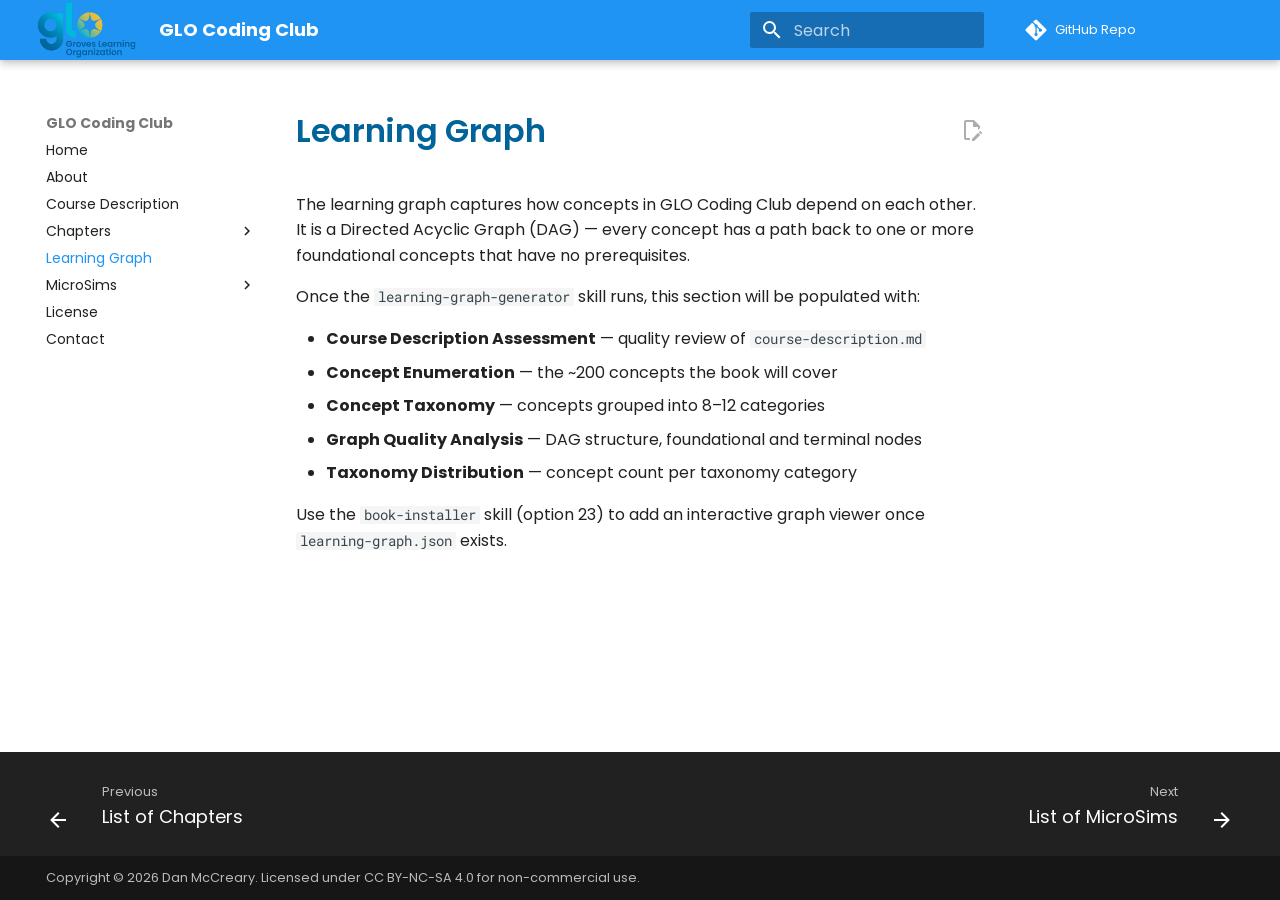
<file: learning-graph/index.html>
<!doctype html>
<html lang="en" class="no-js">
  <head>
    
      <meta charset="utf-8">
      <meta name="viewport" content="width=device-width,initial-scale=1">
      
        <meta name="description" content="An interactive textbook for learning coding through creative projects at GLO Coding Club.">
      
      
        <meta name="author" content="Dan McCreary">
      
      
        <link rel="canonical" href="https://dmccreary.github.io/glo-coding-club/learning-graph/">
      
      
        <link rel="prev" href="../chapters/">
      
      
        <link rel="next" href="../sims/">
      
      
      <link rel="icon" href="../assets/images/favicon.png">
      <meta name="generator" content="mkdocs-1.6.1, mkdocs-material-9.5.43">
    
    
      
        <title>Introduction - GLO Coding Club</title>
      
    
    
      <link rel="stylesheet" href="../assets/stylesheets/main.0253249f.min.css">
      
        
        <link rel="stylesheet" href="../assets/stylesheets/palette.06af60db.min.css">
      
      


    
    
      
    
    
      
        
        
        <link rel="preconnect" href="https://fonts.gstatic.com" crossorigin>
        <link rel="stylesheet" href="https://fonts.googleapis.com/css?family=Poppins:300,300i,400,400i,700,700i%7CRoboto+Mono:400,400i,700,700i&display=fallback">
        <style>:root{--md-text-font:"Poppins";--md-code-font:"Roboto Mono"}</style>
      
    
    
      <link rel="stylesheet" href="../css/extra.css">
    
    <script>__md_scope=new URL("..",location),__md_hash=e=>[...e].reduce(((e,_)=>(e<<5)-e+_.charCodeAt(0)),0),__md_get=(e,_=localStorage,t=__md_scope)=>JSON.parse(_.getItem(t.pathname+"."+e)),__md_set=(e,_,t=localStorage,a=__md_scope)=>{try{t.setItem(a.pathname+"."+e,JSON.stringify(_))}catch(e){}}</script>
    
      

    
    
    
  </head>
  
  
    
    
    
    
    
    <body dir="ltr" data-md-color-scheme="default" data-md-color-primary="blue" data-md-color-accent="cyan">
  
    
    <input class="md-toggle" data-md-toggle="drawer" type="checkbox" id="__drawer" autocomplete="off">
    <input class="md-toggle" data-md-toggle="search" type="checkbox" id="__search" autocomplete="off">
    <label class="md-overlay" for="__drawer"></label>
    <div data-md-component="skip">
      
        
        <a href="#learning-graph" class="md-skip">
          Skip to content
        </a>
      
    </div>
    <div data-md-component="announce">
      
    </div>
    
    
      

  

<header class="md-header md-header--shadow" data-md-component="header">
  <nav class="md-header__inner md-grid" aria-label="Header">
    <a href=".." title="GLO Coding Club" class="md-header__button md-logo" aria-label="GLO Coding Club" data-md-component="logo">
      
  <img src="../img/glo-logo-white.png" alt="logo">

    </a>
    <label class="md-header__button md-icon" for="__drawer">
      
      <svg xmlns="http://www.w3.org/2000/svg" viewBox="0 0 24 24"><path d="M3 6h18v2H3zm0 5h18v2H3zm0 5h18v2H3z"/></svg>
    </label>
    <div class="md-header__title" data-md-component="header-title">
      <div class="md-header__ellipsis">
        <div class="md-header__topic">
          <span class="md-ellipsis">
            GLO Coding Club
          </span>
        </div>
        <div class="md-header__topic" data-md-component="header-topic">
          <span class="md-ellipsis">
            
              Introduction
            
          </span>
        </div>
      </div>
    </div>
    
      
    
    
    
    
      <label class="md-header__button md-icon" for="__search">
        
        <svg xmlns="http://www.w3.org/2000/svg" viewBox="0 0 24 24"><path d="M9.5 3A6.5 6.5 0 0 1 16 9.5c0 1.61-.59 3.09-1.56 4.23l.27.27h.79l5 5-1.5 1.5-5-5v-.79l-.27-.27A6.52 6.52 0 0 1 9.5 16 6.5 6.5 0 0 1 3 9.5 6.5 6.5 0 0 1 9.5 3m0 2C7 5 5 7 5 9.5S7 14 9.5 14 14 12 14 9.5 12 5 9.5 5"/></svg>
      </label>
      <div class="md-search" data-md-component="search" role="dialog">
  <label class="md-search__overlay" for="__search"></label>
  <div class="md-search__inner" role="search">
    <form class="md-search__form" name="search">
      <input type="text" class="md-search__input" name="query" aria-label="Search" placeholder="Search" autocapitalize="off" autocorrect="off" autocomplete="off" spellcheck="false" data-md-component="search-query" required>
      <label class="md-search__icon md-icon" for="__search">
        
        <svg xmlns="http://www.w3.org/2000/svg" viewBox="0 0 24 24"><path d="M9.5 3A6.5 6.5 0 0 1 16 9.5c0 1.61-.59 3.09-1.56 4.23l.27.27h.79l5 5-1.5 1.5-5-5v-.79l-.27-.27A6.52 6.52 0 0 1 9.5 16 6.5 6.5 0 0 1 3 9.5 6.5 6.5 0 0 1 9.5 3m0 2C7 5 5 7 5 9.5S7 14 9.5 14 14 12 14 9.5 12 5 9.5 5"/></svg>
        
        <svg xmlns="http://www.w3.org/2000/svg" viewBox="0 0 24 24"><path d="M20 11v2H8l5.5 5.5-1.42 1.42L4.16 12l7.92-7.92L13.5 5.5 8 11z"/></svg>
      </label>
      <nav class="md-search__options" aria-label="Search">
        
          <a href="javascript:void(0)" class="md-search__icon md-icon" title="Share" aria-label="Share" data-clipboard data-clipboard-text="" data-md-component="search-share" tabindex="-1">
            
            <svg xmlns="http://www.w3.org/2000/svg" viewBox="0 0 24 24"><path d="M18 16.08c-.76 0-1.44.3-1.96.77L8.91 12.7c.05-.23.09-.46.09-.7s-.04-.47-.09-.7l7.05-4.11c.54.5 1.25.81 2.04.81a3 3 0 0 0 3-3 3 3 0 0 0-3-3 3 3 0 0 0-3 3c0 .24.04.47.09.7L8.04 9.81C7.5 9.31 6.79 9 6 9a3 3 0 0 0-3 3 3 3 0 0 0 3 3c.79 0 1.5-.31 2.04-.81l7.12 4.15c-.05.21-.08.43-.08.66 0 1.61 1.31 2.91 2.92 2.91s2.92-1.3 2.92-2.91A2.92 2.92 0 0 0 18 16.08"/></svg>
          </a>
        
        <button type="reset" class="md-search__icon md-icon" title="Clear" aria-label="Clear" tabindex="-1">
          
          <svg xmlns="http://www.w3.org/2000/svg" viewBox="0 0 24 24"><path d="M19 6.41 17.59 5 12 10.59 6.41 5 5 6.41 10.59 12 5 17.59 6.41 19 12 13.41 17.59 19 19 17.59 13.41 12z"/></svg>
        </button>
      </nav>
      
        <div class="md-search__suggest" data-md-component="search-suggest"></div>
      
    </form>
    <div class="md-search__output">
      <div class="md-search__scrollwrap" tabindex="0" data-md-scrollfix>
        <div class="md-search-result" data-md-component="search-result">
          <div class="md-search-result__meta">
            Initializing search
          </div>
          <ol class="md-search-result__list" role="presentation"></ol>
        </div>
      </div>
    </div>
  </div>
</div>
    
    
      <div class="md-header__source">
        <a href="https://github.com/dmccreary/glo-coding-club" title="Go to repository" class="md-source" data-md-component="source">
  <div class="md-source__icon md-icon">
    
    <svg xmlns="http://www.w3.org/2000/svg" viewBox="0 0 448 512"><!--! Font Awesome Free 6.6.0 by @fontawesome - https://fontawesome.com License - https://fontawesome.com/license/free (Icons: CC BY 4.0, Fonts: SIL OFL 1.1, Code: MIT License) Copyright 2024 Fonticons, Inc.--><path d="M439.55 236.05 244 40.45a28.87 28.87 0 0 0-40.81 0l-40.66 40.63 51.52 51.52c27.06-9.14 52.68 16.77 43.39 43.68l49.66 49.66c34.23-11.8 61.18 31 35.47 56.69-26.49 26.49-70.21-2.87-56-37.34L240.22 199v121.85c25.3 12.54 22.26 41.85 9.08 55a34.34 34.34 0 0 1-48.55 0c-17.57-17.6-11.07-46.91 11.25-56v-123c-20.8-8.51-24.6-30.74-18.64-45L142.57 101 8.45 235.14a28.86 28.86 0 0 0 0 40.81l195.61 195.6a28.86 28.86 0 0 0 40.8 0l194.69-194.69a28.86 28.86 0 0 0 0-40.81"/></svg>
  </div>
  <div class="md-source__repository">
    GitHub Repo
  </div>
</a>
      </div>
    
  </nav>
  
</header>
    
    <div class="md-container" data-md-component="container">
      
      
        
          
        
      
      <main class="md-main" data-md-component="main">
        <div class="md-main__inner md-grid">
          
            
              
              <div class="md-sidebar md-sidebar--primary" data-md-component="sidebar" data-md-type="navigation" >
                <div class="md-sidebar__scrollwrap">
                  <div class="md-sidebar__inner">
                    



<nav class="md-nav md-nav--primary" aria-label="Navigation" data-md-level="0">
  <label class="md-nav__title" for="__drawer">
    <a href=".." title="GLO Coding Club" class="md-nav__button md-logo" aria-label="GLO Coding Club" data-md-component="logo">
      
  <img src="../img/glo-logo-white.png" alt="logo">

    </a>
    GLO Coding Club
  </label>
  
    <div class="md-nav__source">
      <a href="https://github.com/dmccreary/glo-coding-club" title="Go to repository" class="md-source" data-md-component="source">
  <div class="md-source__icon md-icon">
    
    <svg xmlns="http://www.w3.org/2000/svg" viewBox="0 0 448 512"><!--! Font Awesome Free 6.6.0 by @fontawesome - https://fontawesome.com License - https://fontawesome.com/license/free (Icons: CC BY 4.0, Fonts: SIL OFL 1.1, Code: MIT License) Copyright 2024 Fonticons, Inc.--><path d="M439.55 236.05 244 40.45a28.87 28.87 0 0 0-40.81 0l-40.66 40.63 51.52 51.52c27.06-9.14 52.68 16.77 43.39 43.68l49.66 49.66c34.23-11.8 61.18 31 35.47 56.69-26.49 26.49-70.21-2.87-56-37.34L240.22 199v121.85c25.3 12.54 22.26 41.85 9.08 55a34.34 34.34 0 0 1-48.55 0c-17.57-17.6-11.07-46.91 11.25-56v-123c-20.8-8.51-24.6-30.74-18.64-45L142.57 101 8.45 235.14a28.86 28.86 0 0 0 0 40.81l195.61 195.6a28.86 28.86 0 0 0 40.8 0l194.69-194.69a28.86 28.86 0 0 0 0-40.81"/></svg>
  </div>
  <div class="md-source__repository">
    GitHub Repo
  </div>
</a>
    </div>
  
  <ul class="md-nav__list" data-md-scrollfix>
    
      
      
  
  
  
  
    <li class="md-nav__item">
      <a href=".." class="md-nav__link">
        
  
  <span class="md-ellipsis">
    Home
  </span>
  

      </a>
    </li>
  

    
      
      
  
  
  
  
    <li class="md-nav__item">
      <a href="../about/" class="md-nav__link">
        
  
  <span class="md-ellipsis">
    About
  </span>
  

      </a>
    </li>
  

    
      
      
  
  
  
  
    <li class="md-nav__item">
      <a href="../course-description/" class="md-nav__link">
        
  
  <span class="md-ellipsis">
    Course Description
  </span>
  

      </a>
    </li>
  

    
      
      
  
  
  
  
    
    
      
        
          
        
      
    
    
    
      
        
        
      
    
    <li class="md-nav__item md-nav__item--pruned md-nav__item--nested">
      
        
  
  
    <a href="../chapters/" class="md-nav__link">
      
  
  <span class="md-ellipsis">
    Chapters
  </span>
  

      
        <span class="md-nav__icon md-icon"></span>
      
    </a>
  

      
    </li>
  

    
      
      
  
  
    
  
  
  
    
    
      
        
          
        
      
    
    
    
      
    
    <li class="md-nav__item md-nav__item--active md-nav__item--nested">
      
        
        
        <input class="md-nav__toggle md-toggle " type="checkbox" id="__nav_5" checked>
        
          
          
          <div class="md-nav__link md-nav__container">
            <a href="./" class="md-nav__link md-nav__link--active">
              
  
  <span class="md-ellipsis">
    Learning Graph
  </span>
  

            </a>
            
          </div>
        
        <nav class="md-nav" data-md-level="1" aria-labelledby="__nav_5_label" aria-expanded="true">
          <label class="md-nav__title" for="__nav_5">
            <span class="md-nav__icon md-icon"></span>
            Learning Graph
          </label>
          <ul class="md-nav__list" data-md-scrollfix>
            
              
            
          </ul>
        </nav>
      
    </li>
  

    
      
      
  
  
  
  
    
    
      
        
          
        
      
    
    
    
      
        
        
      
    
    <li class="md-nav__item md-nav__item--pruned md-nav__item--nested">
      
        
  
  
    <a href="../sims/" class="md-nav__link">
      
  
  <span class="md-ellipsis">
    MicroSims
  </span>
  

      
        <span class="md-nav__icon md-icon"></span>
      
    </a>
  

      
    </li>
  

    
      
      
  
  
  
  
    <li class="md-nav__item">
      <a href="../license/" class="md-nav__link">
        
  
  <span class="md-ellipsis">
    License
  </span>
  

      </a>
    </li>
  

    
      
      
  
  
  
  
    <li class="md-nav__item">
      <a href="../contact/" class="md-nav__link">
        
  
  <span class="md-ellipsis">
    Contact
  </span>
  

      </a>
    </li>
  

    
  </ul>
</nav>
                  </div>
                </div>
              </div>
            
            
              
              <div class="md-sidebar md-sidebar--secondary" data-md-component="sidebar" data-md-type="toc" >
                <div class="md-sidebar__scrollwrap">
                  <div class="md-sidebar__inner">
                    

<nav class="md-nav md-nav--secondary" aria-label="Table of contents">
  
  
  
    
  
  
</nav>
                  </div>
                </div>
              </div>
            
          
          
            <div class="md-content" data-md-component="content">
              <article class="md-content__inner md-typeset">
                
                  

  
    <a href="https://github.com/dmccreary/glo-coding-club/blob/main/docs/learning-graph/index.md" title="Edit this page" class="md-content__button md-icon">
      
      <svg xmlns="http://www.w3.org/2000/svg" viewBox="0 0 24 24"><path d="M10 20H6V4h7v5h5v3.1l2-2V8l-6-6H6c-1.1 0-2 .9-2 2v16c0 1.1.9 2 2 2h4zm10.2-7c.1 0 .3.1.4.2l1.3 1.3c.2.2.2.6 0 .8l-1 1-2.1-2.1 1-1c.1-.1.2-.2.4-.2m0 3.9L14.1 23H12v-2.1l6.1-6.1z"/></svg>
    </a>
  
  


<h1 id="learning-graph">Learning Graph<a class="headerlink" href="#learning-graph" title="Permanent link">&para;</a></h1>
<p>The learning graph captures how concepts in GLO Coding Club depend on each
other. It is a Directed Acyclic Graph (DAG) — every concept has a path back to
one or more foundational concepts that have no prerequisites.</p>
<p>Once the <code>learning-graph-generator</code> skill runs, this section will be populated
with:</p>
<ul>
<li><strong>Course Description Assessment</strong> — quality review of <code>course-description.md</code></li>
<li><strong>Concept Enumeration</strong> — the ~200 concepts the book will cover</li>
<li><strong>Concept Taxonomy</strong> — concepts grouped into 8–12 categories</li>
<li><strong>Graph Quality Analysis</strong> — DAG structure, foundational and terminal nodes</li>
<li><strong>Taxonomy Distribution</strong> — concept count per taxonomy category</li>
</ul>
<p>Use the <code>book-installer</code> skill (option 23) to add an interactive graph viewer
once <code>learning-graph.json</code> exists.</p>












                
              </article>
            </div>
          
          
<script>var target=document.getElementById(location.hash.slice(1));target&&target.name&&(target.checked=target.name.startsWith("__tabbed_"))</script>
        </div>
        
          <button type="button" class="md-top md-icon" data-md-component="top" hidden>
  
  <svg xmlns="http://www.w3.org/2000/svg" viewBox="0 0 24 24"><path d="M13 20h-2V8l-5.5 5.5-1.42-1.42L12 4.16l7.92 7.92-1.42 1.42L13 8z"/></svg>
  Back to top
</button>
        
      </main>
      
        <footer class="md-footer">
  
    
      
      <nav class="md-footer__inner md-grid" aria-label="Footer" >
        
          
          <a href="../chapters/" class="md-footer__link md-footer__link--prev" aria-label="Previous: List of Chapters">
            <div class="md-footer__button md-icon">
              
              <svg xmlns="http://www.w3.org/2000/svg" viewBox="0 0 24 24"><path d="M20 11v2H8l5.5 5.5-1.42 1.42L4.16 12l7.92-7.92L13.5 5.5 8 11z"/></svg>
            </div>
            <div class="md-footer__title">
              <span class="md-footer__direction">
                Previous
              </span>
              <div class="md-ellipsis">
                List of Chapters
              </div>
            </div>
          </a>
        
        
          
          <a href="../sims/" class="md-footer__link md-footer__link--next" aria-label="Next: List of MicroSims">
            <div class="md-footer__title">
              <span class="md-footer__direction">
                Next
              </span>
              <div class="md-ellipsis">
                List of MicroSims
              </div>
            </div>
            <div class="md-footer__button md-icon">
              
              <svg xmlns="http://www.w3.org/2000/svg" viewBox="0 0 24 24"><path d="M4 11v2h12l-5.5 5.5 1.42 1.42L19.84 12l-7.92-7.92L10.5 5.5 16 11z"/></svg>
            </div>
          </a>
        
      </nav>
    
  
  <div class="md-footer-meta md-typeset">
    <div class="md-footer-meta__inner md-grid">
      <div class="md-copyright">
  
    <div class="md-copyright__highlight">
      Copyright &copy; 2026 Dan McCreary. Licensed under <a href="license/">CC BY-NC-SA 4.0</a> for non-commercial use.
    </div>
  
  
</div>
      
    </div>
  </div>
</footer>
      
    </div>
    <div class="md-dialog" data-md-component="dialog">
      <div class="md-dialog__inner md-typeset"></div>
    </div>
    
    
    <script id="__config" type="application/json">{"base": "..", "features": ["content.code.copy", "content.action.edit", "navigation.expand", "navigation.path", "navigation.prune", "navigation.indexes", "navigation.top", "navigation.footer", "toc.follow", "search.suggest", "search.highlight", "search.share"], "search": "../assets/javascripts/workers/search.6ce7567c.min.js", "translations": {"clipboard.copied": "Copied to clipboard", "clipboard.copy": "Copy to clipboard", "search.result.more.one": "1 more on this page", "search.result.more.other": "# more on this page", "search.result.none": "No matching documents", "search.result.one": "1 matching document", "search.result.other": "# matching documents", "search.result.placeholder": "Type to start searching", "search.result.term.missing": "Missing", "select.version": "Select version"}}</script>
    
    
      <script src="../assets/javascripts/bundle.83f73b43.min.js"></script>
      
    
  </body>
</html>
</file>
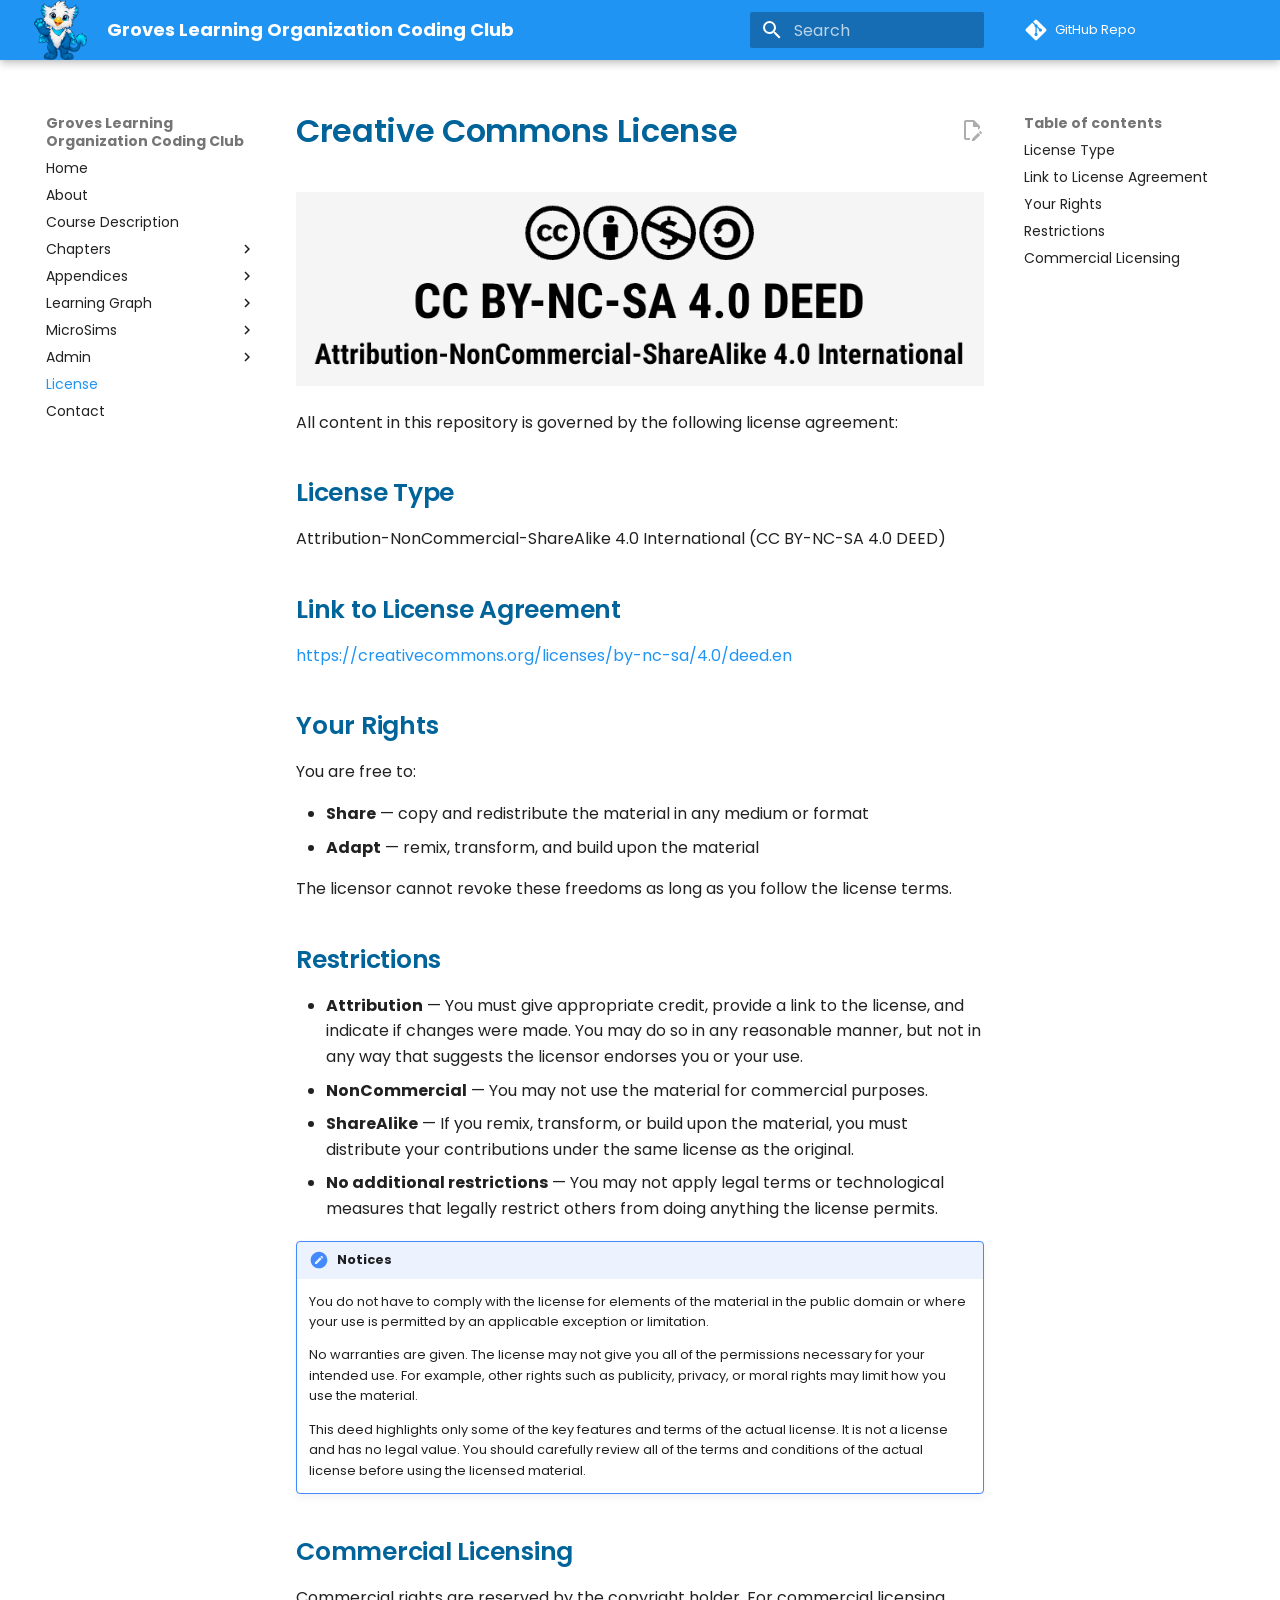
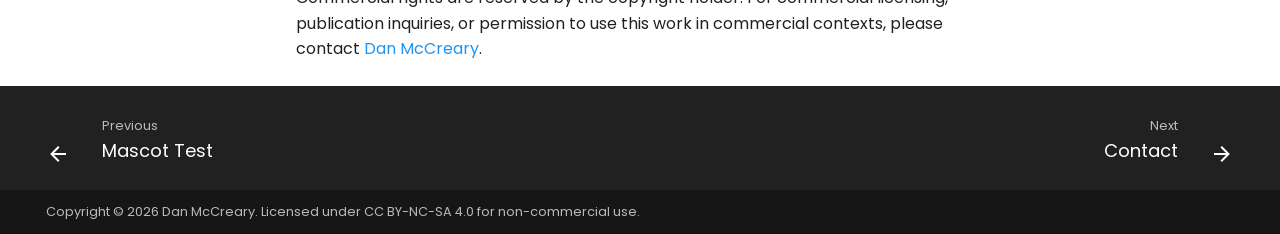
<file: license/index.html>
<!doctype html>
<html lang="en" class="no-js">
  <head>
    
      <meta charset="utf-8">
      <meta name="viewport" content="width=device-width,initial-scale=1">
      
        <meta name="description" content="An interactive textbook for learning coding through creative projects at GLO Coding Club.">
      
      
        <meta name="author" content="Dan McCreary">
      
      
        <link rel="canonical" href="https://dmccreary.github.io/glo-coding-club/license/">
      
      
        <link rel="prev" href="../admin/mascot-test/">
      
      
        <link rel="next" href="../contact/">
      
      
      <link rel="icon" href="../assets/images/favicon.png">
      <meta name="generator" content="mkdocs-1.6.1, mkdocs-material-9.5.43">
    
    
      
        <title>License - Groves Learning Organization Coding Club</title>
      
    
    
      <link rel="stylesheet" href="../assets/stylesheets/main.0253249f.min.css">
      
        
        <link rel="stylesheet" href="../assets/stylesheets/palette.06af60db.min.css">
      
      


    
    
      
    
    
      
        
        
        <link rel="preconnect" href="https://fonts.gstatic.com" crossorigin>
        <link rel="stylesheet" href="https://fonts.googleapis.com/css?family=Poppins:300,300i,400,400i,700,700i%7CRoboto+Mono:400,400i,700,700i&display=fallback">
        <style>:root{--md-text-font:"Poppins";--md-code-font:"Roboto Mono"}</style>
      
    
    
      <link rel="stylesheet" href="../css/extra.css">
    
    <script>__md_scope=new URL("..",location),__md_hash=e=>[...e].reduce(((e,_)=>(e<<5)-e+_.charCodeAt(0)),0),__md_get=(e,_=localStorage,t=__md_scope)=>JSON.parse(_.getItem(t.pathname+"."+e)),__md_set=(e,_,t=localStorage,a=__md_scope)=>{try{t.setItem(a.pathname+"."+e,JSON.stringify(_))}catch(e){}}</script>
    
      

    
    
    
  </head>
  
  
    
    
    
    
    
    <body dir="ltr" data-md-color-scheme="default" data-md-color-primary="blue" data-md-color-accent="cyan">
  
    
    <input class="md-toggle" data-md-toggle="drawer" type="checkbox" id="__drawer" autocomplete="off">
    <input class="md-toggle" data-md-toggle="search" type="checkbox" id="__search" autocomplete="off">
    <label class="md-overlay" for="__drawer"></label>
    <div data-md-component="skip">
      
        
        <a href="#creative-commons-license" class="md-skip">
          Skip to content
        </a>
      
    </div>
    <div data-md-component="announce">
      
    </div>
    
    
      

  

<header class="md-header md-header--shadow" data-md-component="header">
  <nav class="md-header__inner md-grid" aria-label="Header">
    <a href=".." title="Groves Learning Organization Coding Club" class="md-header__button md-logo" aria-label="Groves Learning Organization Coding Club" data-md-component="logo">
      
  <img src="../img/mascot/welcome.png" alt="logo">

    </a>
    <label class="md-header__button md-icon" for="__drawer">
      
      <svg xmlns="http://www.w3.org/2000/svg" viewBox="0 0 24 24"><path d="M3 6h18v2H3zm0 5h18v2H3zm0 5h18v2H3z"/></svg>
    </label>
    <div class="md-header__title" data-md-component="header-title">
      <div class="md-header__ellipsis">
        <div class="md-header__topic">
          <span class="md-ellipsis">
            Groves Learning Organization Coding Club
          </span>
        </div>
        <div class="md-header__topic" data-md-component="header-topic">
          <span class="md-ellipsis">
            
              License
            
          </span>
        </div>
      </div>
    </div>
    
      
    
    
    
    
      <label class="md-header__button md-icon" for="__search">
        
        <svg xmlns="http://www.w3.org/2000/svg" viewBox="0 0 24 24"><path d="M9.5 3A6.5 6.5 0 0 1 16 9.5c0 1.61-.59 3.09-1.56 4.23l.27.27h.79l5 5-1.5 1.5-5-5v-.79l-.27-.27A6.52 6.52 0 0 1 9.5 16 6.5 6.5 0 0 1 3 9.5 6.5 6.5 0 0 1 9.5 3m0 2C7 5 5 7 5 9.5S7 14 9.5 14 14 12 14 9.5 12 5 9.5 5"/></svg>
      </label>
      <div class="md-search" data-md-component="search" role="dialog">
  <label class="md-search__overlay" for="__search"></label>
  <div class="md-search__inner" role="search">
    <form class="md-search__form" name="search">
      <input type="text" class="md-search__input" name="query" aria-label="Search" placeholder="Search" autocapitalize="off" autocorrect="off" autocomplete="off" spellcheck="false" data-md-component="search-query" required>
      <label class="md-search__icon md-icon" for="__search">
        
        <svg xmlns="http://www.w3.org/2000/svg" viewBox="0 0 24 24"><path d="M9.5 3A6.5 6.5 0 0 1 16 9.5c0 1.61-.59 3.09-1.56 4.23l.27.27h.79l5 5-1.5 1.5-5-5v-.79l-.27-.27A6.52 6.52 0 0 1 9.5 16 6.5 6.5 0 0 1 3 9.5 6.5 6.5 0 0 1 9.5 3m0 2C7 5 5 7 5 9.5S7 14 9.5 14 14 12 14 9.5 12 5 9.5 5"/></svg>
        
        <svg xmlns="http://www.w3.org/2000/svg" viewBox="0 0 24 24"><path d="M20 11v2H8l5.5 5.5-1.42 1.42L4.16 12l7.92-7.92L13.5 5.5 8 11z"/></svg>
      </label>
      <nav class="md-search__options" aria-label="Search">
        
          <a href="javascript:void(0)" class="md-search__icon md-icon" title="Share" aria-label="Share" data-clipboard data-clipboard-text="" data-md-component="search-share" tabindex="-1">
            
            <svg xmlns="http://www.w3.org/2000/svg" viewBox="0 0 24 24"><path d="M18 16.08c-.76 0-1.44.3-1.96.77L8.91 12.7c.05-.23.09-.46.09-.7s-.04-.47-.09-.7l7.05-4.11c.54.5 1.25.81 2.04.81a3 3 0 0 0 3-3 3 3 0 0 0-3-3 3 3 0 0 0-3 3c0 .24.04.47.09.7L8.04 9.81C7.5 9.31 6.79 9 6 9a3 3 0 0 0-3 3 3 3 0 0 0 3 3c.79 0 1.5-.31 2.04-.81l7.12 4.15c-.05.21-.08.43-.08.66 0 1.61 1.31 2.91 2.92 2.91s2.92-1.3 2.92-2.91A2.92 2.92 0 0 0 18 16.08"/></svg>
          </a>
        
        <button type="reset" class="md-search__icon md-icon" title="Clear" aria-label="Clear" tabindex="-1">
          
          <svg xmlns="http://www.w3.org/2000/svg" viewBox="0 0 24 24"><path d="M19 6.41 17.59 5 12 10.59 6.41 5 5 6.41 10.59 12 5 17.59 6.41 19 12 13.41 17.59 19 19 17.59 13.41 12z"/></svg>
        </button>
      </nav>
      
        <div class="md-search__suggest" data-md-component="search-suggest"></div>
      
    </form>
    <div class="md-search__output">
      <div class="md-search__scrollwrap" tabindex="0" data-md-scrollfix>
        <div class="md-search-result" data-md-component="search-result">
          <div class="md-search-result__meta">
            Initializing search
          </div>
          <ol class="md-search-result__list" role="presentation"></ol>
        </div>
      </div>
    </div>
  </div>
</div>
    
    
      <div class="md-header__source">
        <a href="https://github.com/dmccreary/glo-coding-club" title="Go to repository" class="md-source" data-md-component="source">
  <div class="md-source__icon md-icon">
    
    <svg xmlns="http://www.w3.org/2000/svg" viewBox="0 0 448 512"><!--! Font Awesome Free 6.6.0 by @fontawesome - https://fontawesome.com License - https://fontawesome.com/license/free (Icons: CC BY 4.0, Fonts: SIL OFL 1.1, Code: MIT License) Copyright 2024 Fonticons, Inc.--><path d="M439.55 236.05 244 40.45a28.87 28.87 0 0 0-40.81 0l-40.66 40.63 51.52 51.52c27.06-9.14 52.68 16.77 43.39 43.68l49.66 49.66c34.23-11.8 61.18 31 35.47 56.69-26.49 26.49-70.21-2.87-56-37.34L240.22 199v121.85c25.3 12.54 22.26 41.85 9.08 55a34.34 34.34 0 0 1-48.55 0c-17.57-17.6-11.07-46.91 11.25-56v-123c-20.8-8.51-24.6-30.74-18.64-45L142.57 101 8.45 235.14a28.86 28.86 0 0 0 0 40.81l195.61 195.6a28.86 28.86 0 0 0 40.8 0l194.69-194.69a28.86 28.86 0 0 0 0-40.81"/></svg>
  </div>
  <div class="md-source__repository">
    GitHub Repo
  </div>
</a>
      </div>
    
  </nav>
  
</header>
    
    <div class="md-container" data-md-component="container">
      
      
        
          
        
      
      <main class="md-main" data-md-component="main">
        <div class="md-main__inner md-grid">
          
            
              
              <div class="md-sidebar md-sidebar--primary" data-md-component="sidebar" data-md-type="navigation" >
                <div class="md-sidebar__scrollwrap">
                  <div class="md-sidebar__inner">
                    



<nav class="md-nav md-nav--primary" aria-label="Navigation" data-md-level="0">
  <label class="md-nav__title" for="__drawer">
    <a href=".." title="Groves Learning Organization Coding Club" class="md-nav__button md-logo" aria-label="Groves Learning Organization Coding Club" data-md-component="logo">
      
  <img src="../img/mascot/welcome.png" alt="logo">

    </a>
    Groves Learning Organization Coding Club
  </label>
  
    <div class="md-nav__source">
      <a href="https://github.com/dmccreary/glo-coding-club" title="Go to repository" class="md-source" data-md-component="source">
  <div class="md-source__icon md-icon">
    
    <svg xmlns="http://www.w3.org/2000/svg" viewBox="0 0 448 512"><!--! Font Awesome Free 6.6.0 by @fontawesome - https://fontawesome.com License - https://fontawesome.com/license/free (Icons: CC BY 4.0, Fonts: SIL OFL 1.1, Code: MIT License) Copyright 2024 Fonticons, Inc.--><path d="M439.55 236.05 244 40.45a28.87 28.87 0 0 0-40.81 0l-40.66 40.63 51.52 51.52c27.06-9.14 52.68 16.77 43.39 43.68l49.66 49.66c34.23-11.8 61.18 31 35.47 56.69-26.49 26.49-70.21-2.87-56-37.34L240.22 199v121.85c25.3 12.54 22.26 41.85 9.08 55a34.34 34.34 0 0 1-48.55 0c-17.57-17.6-11.07-46.91 11.25-56v-123c-20.8-8.51-24.6-30.74-18.64-45L142.57 101 8.45 235.14a28.86 28.86 0 0 0 0 40.81l195.61 195.6a28.86 28.86 0 0 0 40.8 0l194.69-194.69a28.86 28.86 0 0 0 0-40.81"/></svg>
  </div>
  <div class="md-source__repository">
    GitHub Repo
  </div>
</a>
    </div>
  
  <ul class="md-nav__list" data-md-scrollfix>
    
      
      
  
  
  
  
    <li class="md-nav__item">
      <a href=".." class="md-nav__link">
        
  
  <span class="md-ellipsis">
    Home
  </span>
  

      </a>
    </li>
  

    
      
      
  
  
  
  
    <li class="md-nav__item">
      <a href="../about/" class="md-nav__link">
        
  
  <span class="md-ellipsis">
    About
  </span>
  

      </a>
    </li>
  

    
      
      
  
  
  
  
    <li class="md-nav__item">
      <a href="../course-description.md" class="md-nav__link">
        
  
  <span class="md-ellipsis">
    Course Description
  </span>
  

      </a>
    </li>
  

    
      
      
  
  
  
  
    
    
      
        
      
    
    
    
      
        
        
      
    
    <li class="md-nav__item md-nav__item--pruned md-nav__item--nested">
      
        
  
  
    <a href="../chapters/index.md" class="md-nav__link">
      
  
  <span class="md-ellipsis">
    Chapters
  </span>
  

      
        <span class="md-nav__icon md-icon"></span>
      
    </a>
  

      
    </li>
  

    
      
      
  
  
  
  
    
    
      
        
          
        
      
        
      
    
    
    
      
        
        
      
    
    <li class="md-nav__item md-nav__item--pruned md-nav__item--nested">
      
        
  
  
    <a href="../appendices/" class="md-nav__link">
      
  
  <span class="md-ellipsis">
    Appendices
  </span>
  

      
        <span class="md-nav__icon md-icon"></span>
      
    </a>
  

      
    </li>
  

    
      
      
  
  
  
  
    
    
      
        
      
    
    
    
      
        
        
      
    
    <li class="md-nav__item md-nav__item--pruned md-nav__item--nested">
      
        
  
  
    <a href="../learning-graph/index.md" class="md-nav__link">
      
  
  <span class="md-ellipsis">
    Learning Graph
  </span>
  

      
        <span class="md-nav__icon md-icon"></span>
      
    </a>
  

      
    </li>
  

    
      
      
  
  
  
  
    
    
      
        
          
        
      
    
    
    
      
        
        
      
    
    <li class="md-nav__item md-nav__item--pruned md-nav__item--nested">
      
        
  
  
    <a href="../sims/" class="md-nav__link">
      
  
  <span class="md-ellipsis">
    MicroSims
  </span>
  

      
        <span class="md-nav__icon md-icon"></span>
      
    </a>
  

      
    </li>
  

    
      
      
  
  
  
  
    
    
      
        
      
    
    
    
      
        
        
      
    
    <li class="md-nav__item md-nav__item--pruned md-nav__item--nested">
      
        
  
  
    <a href="../admin/mascot-test/" class="md-nav__link">
      
  
  <span class="md-ellipsis">
    Admin
  </span>
  

      
        <span class="md-nav__icon md-icon"></span>
      
    </a>
  

      
    </li>
  

    
      
      
  
  
    
  
  
  
    <li class="md-nav__item md-nav__item--active">
      
      <input class="md-nav__toggle md-toggle" type="checkbox" id="__toc">
      
      
        
      
      
        <label class="md-nav__link md-nav__link--active" for="__toc">
          
  
  <span class="md-ellipsis">
    License
  </span>
  

          <span class="md-nav__icon md-icon"></span>
        </label>
      
      <a href="./" class="md-nav__link md-nav__link--active">
        
  
  <span class="md-ellipsis">
    License
  </span>
  

      </a>
      
        

<nav class="md-nav md-nav--secondary" aria-label="Table of contents">
  
  
  
    
  
  
    <label class="md-nav__title" for="__toc">
      <span class="md-nav__icon md-icon"></span>
      Table of contents
    </label>
    <ul class="md-nav__list" data-md-component="toc" data-md-scrollfix>
      
        <li class="md-nav__item">
  <a href="#license-type" class="md-nav__link">
    <span class="md-ellipsis">
      License Type
    </span>
  </a>
  
</li>
      
        <li class="md-nav__item">
  <a href="#link-to-license-agreement" class="md-nav__link">
    <span class="md-ellipsis">
      Link to License Agreement
    </span>
  </a>
  
</li>
      
        <li class="md-nav__item">
  <a href="#your-rights" class="md-nav__link">
    <span class="md-ellipsis">
      Your Rights
    </span>
  </a>
  
</li>
      
        <li class="md-nav__item">
  <a href="#restrictions" class="md-nav__link">
    <span class="md-ellipsis">
      Restrictions
    </span>
  </a>
  
</li>
      
        <li class="md-nav__item">
  <a href="#commercial-licensing" class="md-nav__link">
    <span class="md-ellipsis">
      Commercial Licensing
    </span>
  </a>
  
</li>
      
    </ul>
  
</nav>
      
    </li>
  

    
      
      
  
  
  
  
    <li class="md-nav__item">
      <a href="../contact/" class="md-nav__link">
        
  
  <span class="md-ellipsis">
    Contact
  </span>
  

      </a>
    </li>
  

    
  </ul>
</nav>
                  </div>
                </div>
              </div>
            
            
              
              <div class="md-sidebar md-sidebar--secondary" data-md-component="sidebar" data-md-type="toc" >
                <div class="md-sidebar__scrollwrap">
                  <div class="md-sidebar__inner">
                    

<nav class="md-nav md-nav--secondary" aria-label="Table of contents">
  
  
  
    
  
  
    <label class="md-nav__title" for="__toc">
      <span class="md-nav__icon md-icon"></span>
      Table of contents
    </label>
    <ul class="md-nav__list" data-md-component="toc" data-md-scrollfix>
      
        <li class="md-nav__item">
  <a href="#license-type" class="md-nav__link">
    <span class="md-ellipsis">
      License Type
    </span>
  </a>
  
</li>
      
        <li class="md-nav__item">
  <a href="#link-to-license-agreement" class="md-nav__link">
    <span class="md-ellipsis">
      Link to License Agreement
    </span>
  </a>
  
</li>
      
        <li class="md-nav__item">
  <a href="#your-rights" class="md-nav__link">
    <span class="md-ellipsis">
      Your Rights
    </span>
  </a>
  
</li>
      
        <li class="md-nav__item">
  <a href="#restrictions" class="md-nav__link">
    <span class="md-ellipsis">
      Restrictions
    </span>
  </a>
  
</li>
      
        <li class="md-nav__item">
  <a href="#commercial-licensing" class="md-nav__link">
    <span class="md-ellipsis">
      Commercial Licensing
    </span>
  </a>
  
</li>
      
    </ul>
  
</nav>
                  </div>
                </div>
              </div>
            
          
          
            <div class="md-content" data-md-component="content">
              <article class="md-content__inner md-typeset">
                
                  

  
    <a href="https://github.com/dmccreary/glo-coding-club/blob/main/docs/license.md" title="Edit this page" class="md-content__button md-icon">
      
      <svg xmlns="http://www.w3.org/2000/svg" viewBox="0 0 24 24"><path d="M10 20H6V4h7v5h5v3.1l2-2V8l-6-6H6c-1.1 0-2 .9-2 2v16c0 1.1.9 2 2 2h4zm10.2-7c.1 0 .3.1.4.2l1.3 1.3c.2.2.2.6 0 .8l-1 1-2.1-2.1 1-1c.1-.1.2-.2.4-.2m0 3.9L14.1 23H12v-2.1l6.1-6.1z"/></svg>
    </a>
  
  


<h1 id="creative-commons-license">Creative Commons License<a class="headerlink" href="#creative-commons-license" title="Permanent link">&para;</a></h1>
<p><img alt="License" src="../img/license.png" /></p>
<p>All content in this repository is governed by the following license agreement:</p>
<h2 id="license-type">License Type<a class="headerlink" href="#license-type" title="Permanent link">&para;</a></h2>
<p>Attribution-NonCommercial-ShareAlike 4.0 International (CC BY-NC-SA 4.0 DEED)</p>
<h2 id="link-to-license-agreement">Link to License Agreement<a class="headerlink" href="#link-to-license-agreement" title="Permanent link">&para;</a></h2>
<p><a href="https://creativecommons.org/licenses/by-nc-sa/4.0/deed.en">https://creativecommons.org/licenses/by-nc-sa/4.0/deed.en</a></p>
<h2 id="your-rights">Your Rights<a class="headerlink" href="#your-rights" title="Permanent link">&para;</a></h2>
<p>You are free to:</p>
<ul>
<li><strong>Share</strong> — copy and redistribute the material in any medium or format</li>
<li><strong>Adapt</strong> — remix, transform, and build upon the material</li>
</ul>
<p>The licensor cannot revoke these freedoms as long as you follow the license terms.</p>
<h2 id="restrictions">Restrictions<a class="headerlink" href="#restrictions" title="Permanent link">&para;</a></h2>
<ul>
<li><strong>Attribution</strong> — You must give appropriate credit, provide a link to the license, and indicate if changes were made. You may do so in any reasonable manner, but not in any way that suggests the licensor endorses you or your use.</li>
<li><strong>NonCommercial</strong> — You may not use the material for commercial purposes.</li>
<li><strong>ShareAlike</strong> — If you remix, transform, or build upon the material, you must distribute your contributions under the same license as the original.</li>
<li><strong>No additional restrictions</strong> — You may not apply legal terms or technological measures that legally restrict others from doing anything the license permits.</li>
</ul>
<div class="admonition notices">
<p class="admonition-title">Notices</p>
<p>You do not have to comply with the license for elements of the material in the public domain or where your use is permitted by an applicable exception or limitation.</p>
<p>No warranties are given. The license may not give you all of the permissions necessary for your intended use. For example, other rights such as publicity, privacy, or moral rights may limit how you use the material.</p>
<p>This deed highlights only some of the key features and terms of the actual license. It is not a license and has no legal value. You should carefully review all of the terms and conditions of the actual license before using the licensed material.</p>
</div>
<h2 id="commercial-licensing">Commercial Licensing<a class="headerlink" href="#commercial-licensing" title="Permanent link">&para;</a></h2>
<p>Commercial rights are reserved by the copyright holder. For commercial licensing, publication inquiries, or permission to use this work in commercial contexts, please contact <a href="https://www.linkedin.com/in/danmccreary/">Dan McCreary</a>.</p>












                
              </article>
            </div>
          
          
<script>var target=document.getElementById(location.hash.slice(1));target&&target.name&&(target.checked=target.name.startsWith("__tabbed_"))</script>
        </div>
        
          <button type="button" class="md-top md-icon" data-md-component="top" hidden>
  
  <svg xmlns="http://www.w3.org/2000/svg" viewBox="0 0 24 24"><path d="M13 20h-2V8l-5.5 5.5-1.42-1.42L12 4.16l7.92 7.92-1.42 1.42L13 8z"/></svg>
  Back to top
</button>
        
      </main>
      
        <footer class="md-footer">
  
    
      
      <nav class="md-footer__inner md-grid" aria-label="Footer" >
        
          
          <a href="../admin/mascot-test/" class="md-footer__link md-footer__link--prev" aria-label="Previous: Mascot Test">
            <div class="md-footer__button md-icon">
              
              <svg xmlns="http://www.w3.org/2000/svg" viewBox="0 0 24 24"><path d="M20 11v2H8l5.5 5.5-1.42 1.42L4.16 12l7.92-7.92L13.5 5.5 8 11z"/></svg>
            </div>
            <div class="md-footer__title">
              <span class="md-footer__direction">
                Previous
              </span>
              <div class="md-ellipsis">
                Mascot Test
              </div>
            </div>
          </a>
        
        
          
          <a href="../contact/" class="md-footer__link md-footer__link--next" aria-label="Next: Contact">
            <div class="md-footer__title">
              <span class="md-footer__direction">
                Next
              </span>
              <div class="md-ellipsis">
                Contact
              </div>
            </div>
            <div class="md-footer__button md-icon">
              
              <svg xmlns="http://www.w3.org/2000/svg" viewBox="0 0 24 24"><path d="M4 11v2h12l-5.5 5.5 1.42 1.42L19.84 12l-7.92-7.92L10.5 5.5 16 11z"/></svg>
            </div>
          </a>
        
      </nav>
    
  
  <div class="md-footer-meta md-typeset">
    <div class="md-footer-meta__inner md-grid">
      <div class="md-copyright">
  
    <div class="md-copyright__highlight">
      Copyright &copy; 2026 Dan McCreary. Licensed under <a href="license/">CC BY-NC-SA 4.0</a> for non-commercial use.
    </div>
  
  
</div>
      
    </div>
  </div>
</footer>
      
    </div>
    <div class="md-dialog" data-md-component="dialog">
      <div class="md-dialog__inner md-typeset"></div>
    </div>
    
    
    <script id="__config" type="application/json">{"base": "..", "features": ["content.code.copy", "content.action.edit", "navigation.expand", "navigation.path", "navigation.prune", "navigation.indexes", "navigation.top", "navigation.footer", "toc.follow", "search.suggest", "search.highlight", "search.share"], "search": "../assets/javascripts/workers/search.6ce7567c.min.js", "translations": {"clipboard.copied": "Copied to clipboard", "clipboard.copy": "Copy to clipboard", "search.result.more.one": "1 more on this page", "search.result.more.other": "# more on this page", "search.result.none": "No matching documents", "search.result.one": "1 matching document", "search.result.other": "# matching documents", "search.result.placeholder": "Type to start searching", "search.result.term.missing": "Missing", "select.version": "Select version"}}</script>
    
    
      <script src="../assets/javascripts/bundle.83f73b43.min.js"></script>
      
    
  </body>
</html>
</file>
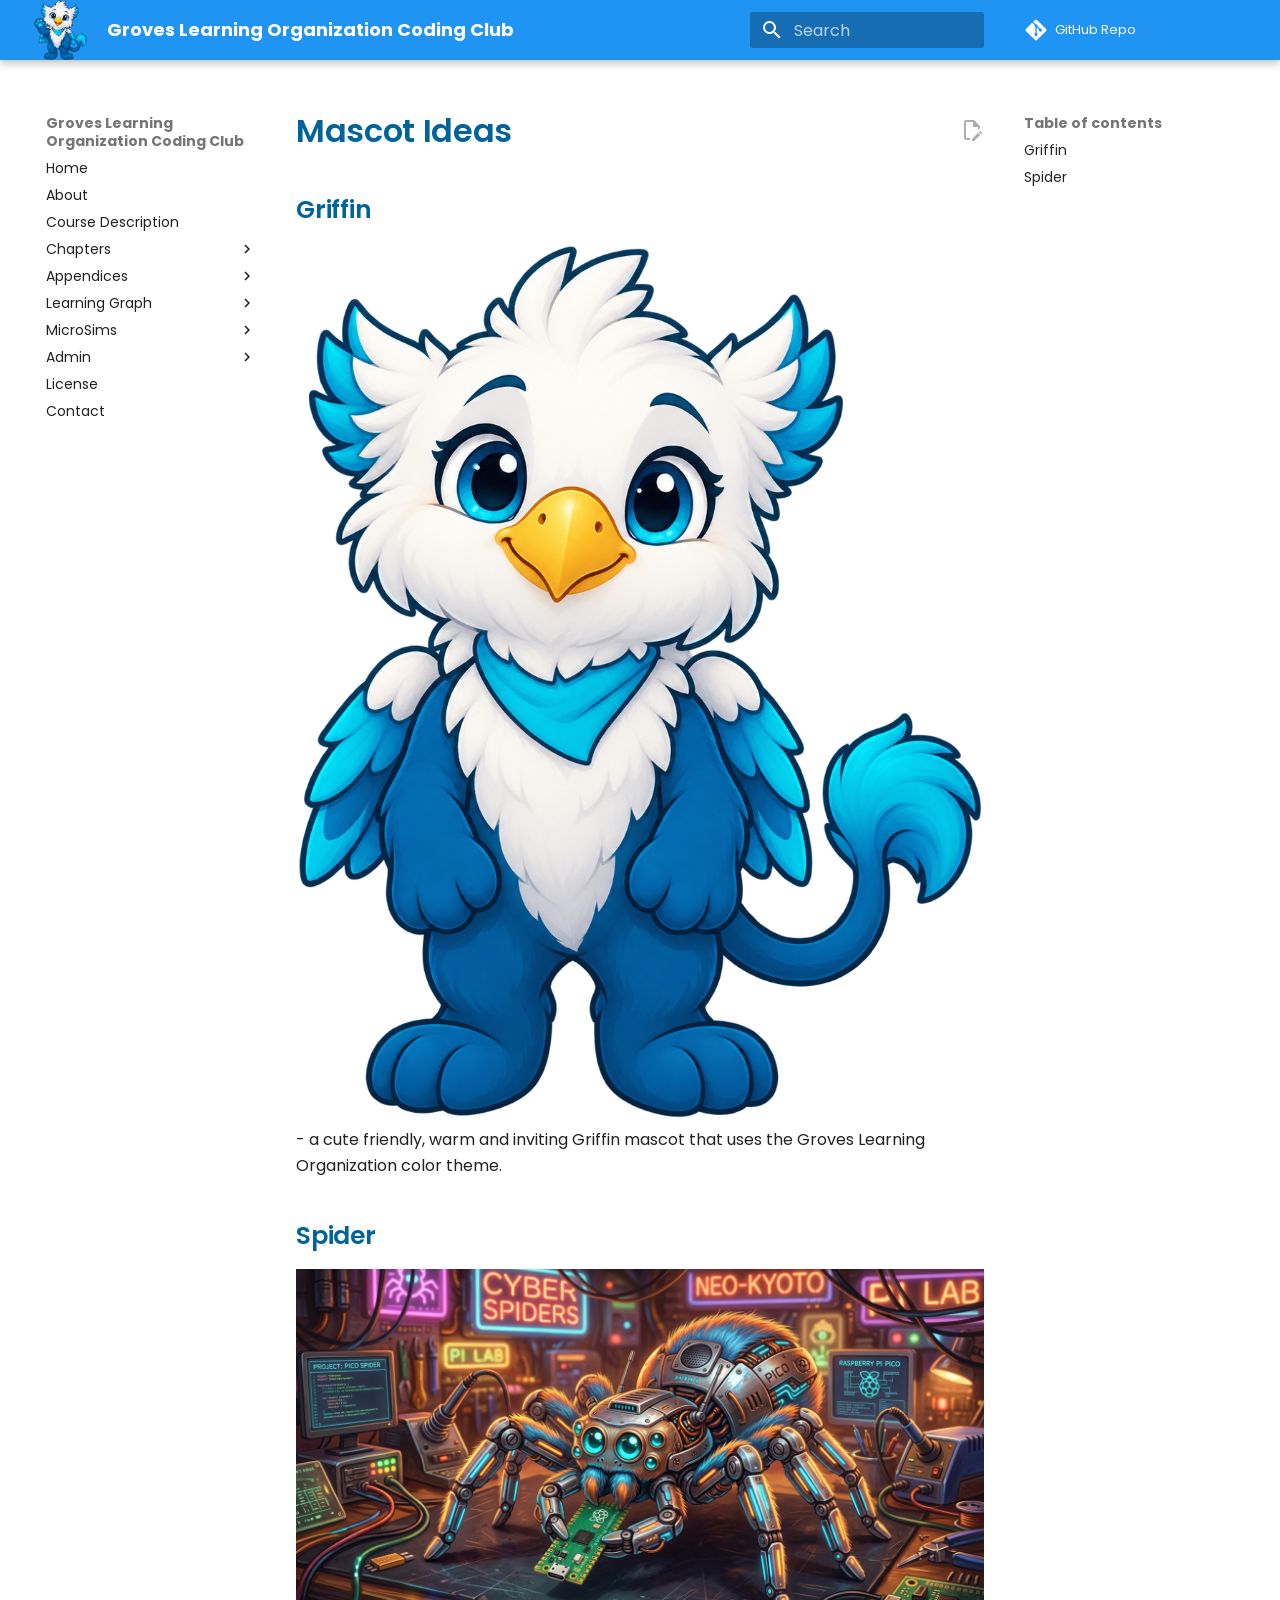
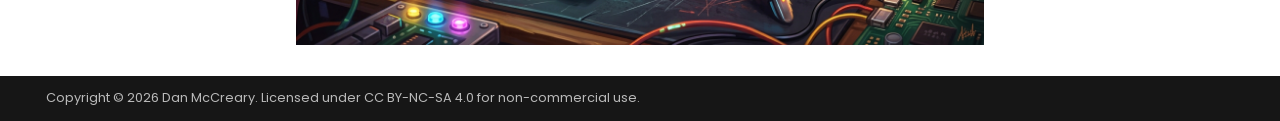
<file: mascot-ideas/index.html>
<!doctype html>
<html lang="en" class="no-js">
  <head>
    
      <meta charset="utf-8">
      <meta name="viewport" content="width=device-width,initial-scale=1">
      
        <meta name="description" content="An interactive textbook for learning coding through creative projects at GLO Coding Club.">
      
      
        <meta name="author" content="Dan McCreary">
      
      
        <link rel="canonical" href="https://dmccreary.github.io/glo-coding-club/mascot-ideas/">
      
      
      
      
      <link rel="icon" href="../assets/images/favicon.png">
      <meta name="generator" content="mkdocs-1.6.1, mkdocs-material-9.5.43">
    
    
      
        <title>Mascot Ideas - Groves Learning Organization Coding Club</title>
      
    
    
      <link rel="stylesheet" href="../assets/stylesheets/main.0253249f.min.css">
      
        
        <link rel="stylesheet" href="../assets/stylesheets/palette.06af60db.min.css">
      
      


    
    
      
    
    
      
        
        
        <link rel="preconnect" href="https://fonts.gstatic.com" crossorigin>
        <link rel="stylesheet" href="https://fonts.googleapis.com/css?family=Poppins:300,300i,400,400i,700,700i%7CRoboto+Mono:400,400i,700,700i&display=fallback">
        <style>:root{--md-text-font:"Poppins";--md-code-font:"Roboto Mono"}</style>
      
    
    
      <link rel="stylesheet" href="../css/extra.css">
    
    <script>__md_scope=new URL("..",location),__md_hash=e=>[...e].reduce(((e,_)=>(e<<5)-e+_.charCodeAt(0)),0),__md_get=(e,_=localStorage,t=__md_scope)=>JSON.parse(_.getItem(t.pathname+"."+e)),__md_set=(e,_,t=localStorage,a=__md_scope)=>{try{t.setItem(a.pathname+"."+e,JSON.stringify(_))}catch(e){}}</script>
    
      

    
    
    
  </head>
  
  
    
    
    
    
    
    <body dir="ltr" data-md-color-scheme="default" data-md-color-primary="blue" data-md-color-accent="cyan">
  
    
    <input class="md-toggle" data-md-toggle="drawer" type="checkbox" id="__drawer" autocomplete="off">
    <input class="md-toggle" data-md-toggle="search" type="checkbox" id="__search" autocomplete="off">
    <label class="md-overlay" for="__drawer"></label>
    <div data-md-component="skip">
      
        
        <a href="#mascot-ideas" class="md-skip">
          Skip to content
        </a>
      
    </div>
    <div data-md-component="announce">
      
    </div>
    
    
      

  

<header class="md-header md-header--shadow" data-md-component="header">
  <nav class="md-header__inner md-grid" aria-label="Header">
    <a href=".." title="Groves Learning Organization Coding Club" class="md-header__button md-logo" aria-label="Groves Learning Organization Coding Club" data-md-component="logo">
      
  <img src="../img/mascot/welcome.png" alt="logo">

    </a>
    <label class="md-header__button md-icon" for="__drawer">
      
      <svg xmlns="http://www.w3.org/2000/svg" viewBox="0 0 24 24"><path d="M3 6h18v2H3zm0 5h18v2H3zm0 5h18v2H3z"/></svg>
    </label>
    <div class="md-header__title" data-md-component="header-title">
      <div class="md-header__ellipsis">
        <div class="md-header__topic">
          <span class="md-ellipsis">
            Groves Learning Organization Coding Club
          </span>
        </div>
        <div class="md-header__topic" data-md-component="header-topic">
          <span class="md-ellipsis">
            
              Mascot Ideas
            
          </span>
        </div>
      </div>
    </div>
    
      
    
    
    
    
      <label class="md-header__button md-icon" for="__search">
        
        <svg xmlns="http://www.w3.org/2000/svg" viewBox="0 0 24 24"><path d="M9.5 3A6.5 6.5 0 0 1 16 9.5c0 1.61-.59 3.09-1.56 4.23l.27.27h.79l5 5-1.5 1.5-5-5v-.79l-.27-.27A6.52 6.52 0 0 1 9.5 16 6.5 6.5 0 0 1 3 9.5 6.5 6.5 0 0 1 9.5 3m0 2C7 5 5 7 5 9.5S7 14 9.5 14 14 12 14 9.5 12 5 9.5 5"/></svg>
      </label>
      <div class="md-search" data-md-component="search" role="dialog">
  <label class="md-search__overlay" for="__search"></label>
  <div class="md-search__inner" role="search">
    <form class="md-search__form" name="search">
      <input type="text" class="md-search__input" name="query" aria-label="Search" placeholder="Search" autocapitalize="off" autocorrect="off" autocomplete="off" spellcheck="false" data-md-component="search-query" required>
      <label class="md-search__icon md-icon" for="__search">
        
        <svg xmlns="http://www.w3.org/2000/svg" viewBox="0 0 24 24"><path d="M9.5 3A6.5 6.5 0 0 1 16 9.5c0 1.61-.59 3.09-1.56 4.23l.27.27h.79l5 5-1.5 1.5-5-5v-.79l-.27-.27A6.52 6.52 0 0 1 9.5 16 6.5 6.5 0 0 1 3 9.5 6.5 6.5 0 0 1 9.5 3m0 2C7 5 5 7 5 9.5S7 14 9.5 14 14 12 14 9.5 12 5 9.5 5"/></svg>
        
        <svg xmlns="http://www.w3.org/2000/svg" viewBox="0 0 24 24"><path d="M20 11v2H8l5.5 5.5-1.42 1.42L4.16 12l7.92-7.92L13.5 5.5 8 11z"/></svg>
      </label>
      <nav class="md-search__options" aria-label="Search">
        
          <a href="javascript:void(0)" class="md-search__icon md-icon" title="Share" aria-label="Share" data-clipboard data-clipboard-text="" data-md-component="search-share" tabindex="-1">
            
            <svg xmlns="http://www.w3.org/2000/svg" viewBox="0 0 24 24"><path d="M18 16.08c-.76 0-1.44.3-1.96.77L8.91 12.7c.05-.23.09-.46.09-.7s-.04-.47-.09-.7l7.05-4.11c.54.5 1.25.81 2.04.81a3 3 0 0 0 3-3 3 3 0 0 0-3-3 3 3 0 0 0-3 3c0 .24.04.47.09.7L8.04 9.81C7.5 9.31 6.79 9 6 9a3 3 0 0 0-3 3 3 3 0 0 0 3 3c.79 0 1.5-.31 2.04-.81l7.12 4.15c-.05.21-.08.43-.08.66 0 1.61 1.31 2.91 2.92 2.91s2.92-1.3 2.92-2.91A2.92 2.92 0 0 0 18 16.08"/></svg>
          </a>
        
        <button type="reset" class="md-search__icon md-icon" title="Clear" aria-label="Clear" tabindex="-1">
          
          <svg xmlns="http://www.w3.org/2000/svg" viewBox="0 0 24 24"><path d="M19 6.41 17.59 5 12 10.59 6.41 5 5 6.41 10.59 12 5 17.59 6.41 19 12 13.41 17.59 19 19 17.59 13.41 12z"/></svg>
        </button>
      </nav>
      
        <div class="md-search__suggest" data-md-component="search-suggest"></div>
      
    </form>
    <div class="md-search__output">
      <div class="md-search__scrollwrap" tabindex="0" data-md-scrollfix>
        <div class="md-search-result" data-md-component="search-result">
          <div class="md-search-result__meta">
            Initializing search
          </div>
          <ol class="md-search-result__list" role="presentation"></ol>
        </div>
      </div>
    </div>
  </div>
</div>
    
    
      <div class="md-header__source">
        <a href="https://github.com/dmccreary/glo-coding-club" title="Go to repository" class="md-source" data-md-component="source">
  <div class="md-source__icon md-icon">
    
    <svg xmlns="http://www.w3.org/2000/svg" viewBox="0 0 448 512"><!--! Font Awesome Free 6.6.0 by @fontawesome - https://fontawesome.com License - https://fontawesome.com/license/free (Icons: CC BY 4.0, Fonts: SIL OFL 1.1, Code: MIT License) Copyright 2024 Fonticons, Inc.--><path d="M439.55 236.05 244 40.45a28.87 28.87 0 0 0-40.81 0l-40.66 40.63 51.52 51.52c27.06-9.14 52.68 16.77 43.39 43.68l49.66 49.66c34.23-11.8 61.18 31 35.47 56.69-26.49 26.49-70.21-2.87-56-37.34L240.22 199v121.85c25.3 12.54 22.26 41.85 9.08 55a34.34 34.34 0 0 1-48.55 0c-17.57-17.6-11.07-46.91 11.25-56v-123c-20.8-8.51-24.6-30.74-18.64-45L142.57 101 8.45 235.14a28.86 28.86 0 0 0 0 40.81l195.61 195.6a28.86 28.86 0 0 0 40.8 0l194.69-194.69a28.86 28.86 0 0 0 0-40.81"/></svg>
  </div>
  <div class="md-source__repository">
    GitHub Repo
  </div>
</a>
      </div>
    
  </nav>
  
</header>
    
    <div class="md-container" data-md-component="container">
      
      
        
          
        
      
      <main class="md-main" data-md-component="main">
        <div class="md-main__inner md-grid">
          
            
              
              <div class="md-sidebar md-sidebar--primary" data-md-component="sidebar" data-md-type="navigation" >
                <div class="md-sidebar__scrollwrap">
                  <div class="md-sidebar__inner">
                    



<nav class="md-nav md-nav--primary" aria-label="Navigation" data-md-level="0">
  <label class="md-nav__title" for="__drawer">
    <a href=".." title="Groves Learning Organization Coding Club" class="md-nav__button md-logo" aria-label="Groves Learning Organization Coding Club" data-md-component="logo">
      
  <img src="../img/mascot/welcome.png" alt="logo">

    </a>
    Groves Learning Organization Coding Club
  </label>
  
    <div class="md-nav__source">
      <a href="https://github.com/dmccreary/glo-coding-club" title="Go to repository" class="md-source" data-md-component="source">
  <div class="md-source__icon md-icon">
    
    <svg xmlns="http://www.w3.org/2000/svg" viewBox="0 0 448 512"><!--! Font Awesome Free 6.6.0 by @fontawesome - https://fontawesome.com License - https://fontawesome.com/license/free (Icons: CC BY 4.0, Fonts: SIL OFL 1.1, Code: MIT License) Copyright 2024 Fonticons, Inc.--><path d="M439.55 236.05 244 40.45a28.87 28.87 0 0 0-40.81 0l-40.66 40.63 51.52 51.52c27.06-9.14 52.68 16.77 43.39 43.68l49.66 49.66c34.23-11.8 61.18 31 35.47 56.69-26.49 26.49-70.21-2.87-56-37.34L240.22 199v121.85c25.3 12.54 22.26 41.85 9.08 55a34.34 34.34 0 0 1-48.55 0c-17.57-17.6-11.07-46.91 11.25-56v-123c-20.8-8.51-24.6-30.74-18.64-45L142.57 101 8.45 235.14a28.86 28.86 0 0 0 0 40.81l195.61 195.6a28.86 28.86 0 0 0 40.8 0l194.69-194.69a28.86 28.86 0 0 0 0-40.81"/></svg>
  </div>
  <div class="md-source__repository">
    GitHub Repo
  </div>
</a>
    </div>
  
  <ul class="md-nav__list" data-md-scrollfix>
    
      
      
  
  
  
  
    <li class="md-nav__item">
      <a href=".." class="md-nav__link">
        
  
  <span class="md-ellipsis">
    Home
  </span>
  

      </a>
    </li>
  

    
      
      
  
  
  
  
    <li class="md-nav__item">
      <a href="../about/" class="md-nav__link">
        
  
  <span class="md-ellipsis">
    About
  </span>
  

      </a>
    </li>
  

    
      
      
  
  
  
  
    <li class="md-nav__item">
      <a href="../course-description.md" class="md-nav__link">
        
  
  <span class="md-ellipsis">
    Course Description
  </span>
  

      </a>
    </li>
  

    
      
      
  
  
  
  
    
    
      
        
      
    
    
    
      
        
        
      
    
    <li class="md-nav__item md-nav__item--pruned md-nav__item--nested">
      
        
  
  
    <a href="../chapters/index.md" class="md-nav__link">
      
  
  <span class="md-ellipsis">
    Chapters
  </span>
  

      
        <span class="md-nav__icon md-icon"></span>
      
    </a>
  

      
    </li>
  

    
      
      
  
  
  
  
    
    
      
        
          
        
      
        
      
    
    
    
      
        
        
      
    
    <li class="md-nav__item md-nav__item--pruned md-nav__item--nested">
      
        
  
  
    <a href="../appendices/" class="md-nav__link">
      
  
  <span class="md-ellipsis">
    Appendices
  </span>
  

      
        <span class="md-nav__icon md-icon"></span>
      
    </a>
  

      
    </li>
  

    
      
      
  
  
  
  
    
    
      
        
      
    
    
    
      
        
        
      
    
    <li class="md-nav__item md-nav__item--pruned md-nav__item--nested">
      
        
  
  
    <a href="../learning-graph/index.md" class="md-nav__link">
      
  
  <span class="md-ellipsis">
    Learning Graph
  </span>
  

      
        <span class="md-nav__icon md-icon"></span>
      
    </a>
  

      
    </li>
  

    
      
      
  
  
  
  
    
    
      
        
          
        
      
    
    
    
      
        
        
      
    
    <li class="md-nav__item md-nav__item--pruned md-nav__item--nested">
      
        
  
  
    <a href="../sims/" class="md-nav__link">
      
  
  <span class="md-ellipsis">
    MicroSims
  </span>
  

      
        <span class="md-nav__icon md-icon"></span>
      
    </a>
  

      
    </li>
  

    
      
      
  
  
  
  
    
    
      
        
      
    
    
    
      
        
        
      
    
    <li class="md-nav__item md-nav__item--pruned md-nav__item--nested">
      
        
  
  
    <a href="../admin/mascot-test/" class="md-nav__link">
      
  
  <span class="md-ellipsis">
    Admin
  </span>
  

      
        <span class="md-nav__icon md-icon"></span>
      
    </a>
  

      
    </li>
  

    
      
      
  
  
  
  
    <li class="md-nav__item">
      <a href="../license/" class="md-nav__link">
        
  
  <span class="md-ellipsis">
    License
  </span>
  

      </a>
    </li>
  

    
      
      
  
  
  
  
    <li class="md-nav__item">
      <a href="../contact/" class="md-nav__link">
        
  
  <span class="md-ellipsis">
    Contact
  </span>
  

      </a>
    </li>
  

    
  </ul>
</nav>
                  </div>
                </div>
              </div>
            
            
              
              <div class="md-sidebar md-sidebar--secondary" data-md-component="sidebar" data-md-type="toc" >
                <div class="md-sidebar__scrollwrap">
                  <div class="md-sidebar__inner">
                    

<nav class="md-nav md-nav--secondary" aria-label="Table of contents">
  
  
  
    
  
  
    <label class="md-nav__title" for="__toc">
      <span class="md-nav__icon md-icon"></span>
      Table of contents
    </label>
    <ul class="md-nav__list" data-md-component="toc" data-md-scrollfix>
      
        <li class="md-nav__item">
  <a href="#griffin" class="md-nav__link">
    <span class="md-ellipsis">
      Griffin
    </span>
  </a>
  
</li>
      
        <li class="md-nav__item">
  <a href="#spider" class="md-nav__link">
    <span class="md-ellipsis">
      Spider
    </span>
  </a>
  
</li>
      
    </ul>
  
</nav>
                  </div>
                </div>
              </div>
            
          
          
            <div class="md-content" data-md-component="content">
              <article class="md-content__inner md-typeset">
                
                  

  
    <a href="https://github.com/dmccreary/glo-coding-club/blob/main/docs/mascot-ideas.md" title="Edit this page" class="md-content__button md-icon">
      
      <svg xmlns="http://www.w3.org/2000/svg" viewBox="0 0 24 24"><path d="M10 20H6V4h7v5h5v3.1l2-2V8l-6-6H6c-1.1 0-2 .9-2 2v16c0 1.1.9 2 2 2h4zm10.2-7c.1 0 .3.1.4.2l1.3 1.3c.2.2.2.6 0 .8l-1 1-2.1-2.1 1-1c.1-.1.2-.2.4-.2m0 3.9L14.1 23H12v-2.1l6.1-6.1z"/></svg>
    </a>
  
  


<h1 id="mascot-ideas">Mascot Ideas<a class="headerlink" href="#mascot-ideas" title="Permanent link">&para;</a></h1>
<h2 id="griffin">Griffin<a class="headerlink" href="#griffin" title="Permanent link">&para;</a></h2>
<p><img alt="" src="../img/mascot/neutral.png" /> - a cute friendly, warm and inviting Griffin mascot that uses the Groves Learning Organization color theme.</p>
<h2 id="spider">Spider<a class="headerlink" href="#spider" title="Permanent link">&para;</a></h2>
<p><img alt="Spider Logo" src="../img/spider-logo.png" /></p>












                
              </article>
            </div>
          
          
<script>var target=document.getElementById(location.hash.slice(1));target&&target.name&&(target.checked=target.name.startsWith("__tabbed_"))</script>
        </div>
        
          <button type="button" class="md-top md-icon" data-md-component="top" hidden>
  
  <svg xmlns="http://www.w3.org/2000/svg" viewBox="0 0 24 24"><path d="M13 20h-2V8l-5.5 5.5-1.42-1.42L12 4.16l7.92 7.92-1.42 1.42L13 8z"/></svg>
  Back to top
</button>
        
      </main>
      
        <footer class="md-footer">
  
    
  
  <div class="md-footer-meta md-typeset">
    <div class="md-footer-meta__inner md-grid">
      <div class="md-copyright">
  
    <div class="md-copyright__highlight">
      Copyright &copy; 2026 Dan McCreary. Licensed under <a href="license/">CC BY-NC-SA 4.0</a> for non-commercial use.
    </div>
  
  
</div>
      
    </div>
  </div>
</footer>
      
    </div>
    <div class="md-dialog" data-md-component="dialog">
      <div class="md-dialog__inner md-typeset"></div>
    </div>
    
    
    <script id="__config" type="application/json">{"base": "..", "features": ["content.code.copy", "content.action.edit", "navigation.expand", "navigation.path", "navigation.prune", "navigation.indexes", "navigation.top", "navigation.footer", "toc.follow", "search.suggest", "search.highlight", "search.share"], "search": "../assets/javascripts/workers/search.6ce7567c.min.js", "translations": {"clipboard.copied": "Copied to clipboard", "clipboard.copy": "Copy to clipboard", "search.result.more.one": "1 more on this page", "search.result.more.other": "# more on this page", "search.result.none": "No matching documents", "search.result.one": "1 matching document", "search.result.other": "# matching documents", "search.result.placeholder": "Type to start searching", "search.result.term.missing": "Missing", "select.version": "Select version"}}</script>
    
    
      <script src="../assets/javascripts/bundle.83f73b43.min.js"></script>
      
    
  </body>
</html>
</file>
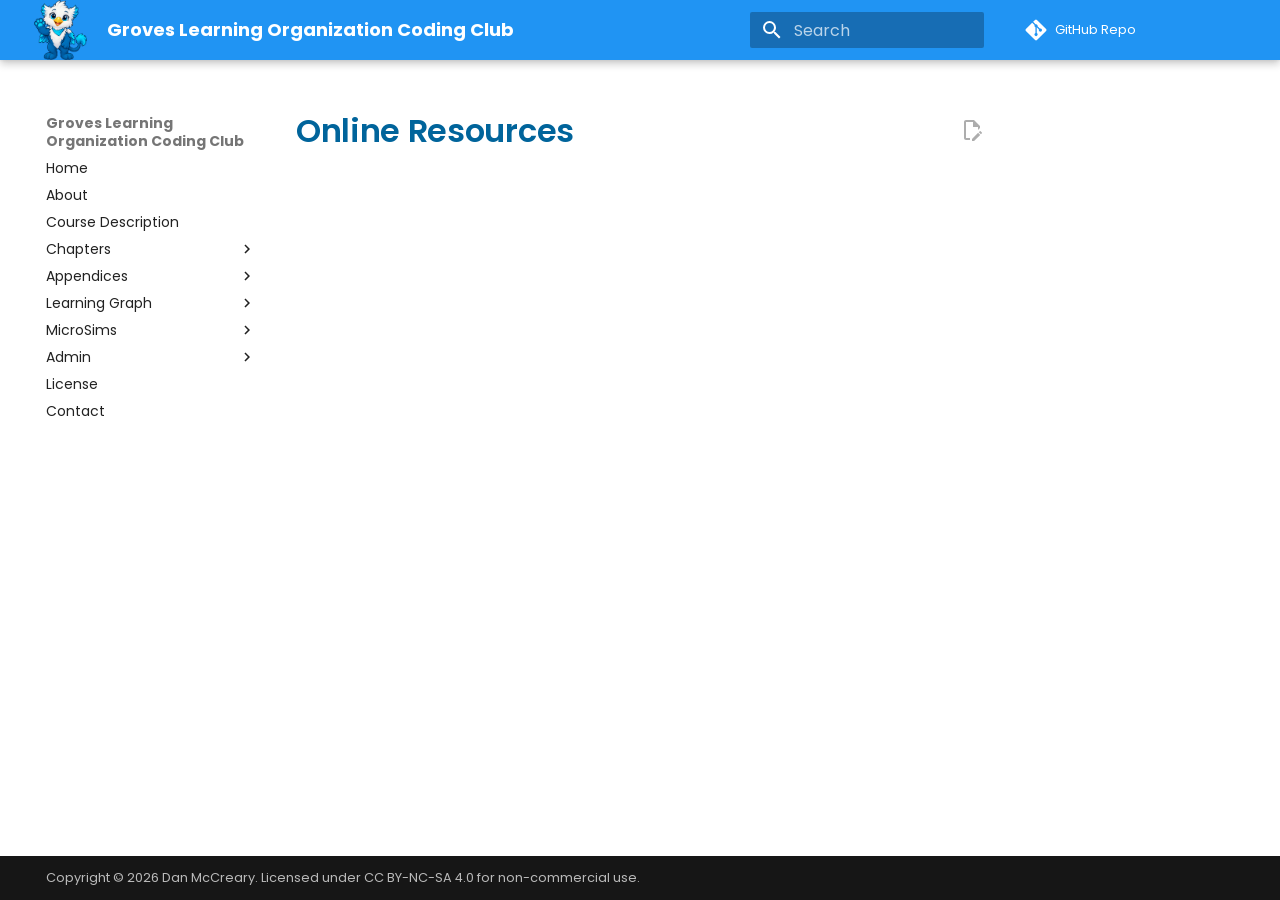
<file: resources/index.html>
<!doctype html>
<html lang="en" class="no-js">
  <head>
    
      <meta charset="utf-8">
      <meta name="viewport" content="width=device-width,initial-scale=1">
      
        <meta name="description" content="An interactive textbook for learning coding through creative projects at GLO Coding Club.">
      
      
        <meta name="author" content="Dan McCreary">
      
      
        <link rel="canonical" href="https://dmccreary.github.io/glo-coding-club/resources/">
      
      
      
      
      <link rel="icon" href="../assets/images/favicon.png">
      <meta name="generator" content="mkdocs-1.6.1, mkdocs-material-9.5.43">
    
    
      
        <title>Online Resources - Groves Learning Organization Coding Club</title>
      
    
    
      <link rel="stylesheet" href="../assets/stylesheets/main.0253249f.min.css">
      
        
        <link rel="stylesheet" href="../assets/stylesheets/palette.06af60db.min.css">
      
      


    
    
      
    
    
      
        
        
        <link rel="preconnect" href="https://fonts.gstatic.com" crossorigin>
        <link rel="stylesheet" href="https://fonts.googleapis.com/css?family=Poppins:300,300i,400,400i,700,700i%7CRoboto+Mono:400,400i,700,700i&display=fallback">
        <style>:root{--md-text-font:"Poppins";--md-code-font:"Roboto Mono"}</style>
      
    
    
      <link rel="stylesheet" href="../css/extra.css">
    
    <script>__md_scope=new URL("..",location),__md_hash=e=>[...e].reduce(((e,_)=>(e<<5)-e+_.charCodeAt(0)),0),__md_get=(e,_=localStorage,t=__md_scope)=>JSON.parse(_.getItem(t.pathname+"."+e)),__md_set=(e,_,t=localStorage,a=__md_scope)=>{try{t.setItem(a.pathname+"."+e,JSON.stringify(_))}catch(e){}}</script>
    
      

    
    
    
  </head>
  
  
    
    
    
    
    
    <body dir="ltr" data-md-color-scheme="default" data-md-color-primary="blue" data-md-color-accent="cyan">
  
    
    <input class="md-toggle" data-md-toggle="drawer" type="checkbox" id="__drawer" autocomplete="off">
    <input class="md-toggle" data-md-toggle="search" type="checkbox" id="__search" autocomplete="off">
    <label class="md-overlay" for="__drawer"></label>
    <div data-md-component="skip">
      
        
        <a href="#online-resources" class="md-skip">
          Skip to content
        </a>
      
    </div>
    <div data-md-component="announce">
      
    </div>
    
    
      

  

<header class="md-header md-header--shadow" data-md-component="header">
  <nav class="md-header__inner md-grid" aria-label="Header">
    <a href=".." title="Groves Learning Organization Coding Club" class="md-header__button md-logo" aria-label="Groves Learning Organization Coding Club" data-md-component="logo">
      
  <img src="../img/mascot/welcome.png" alt="logo">

    </a>
    <label class="md-header__button md-icon" for="__drawer">
      
      <svg xmlns="http://www.w3.org/2000/svg" viewBox="0 0 24 24"><path d="M3 6h18v2H3zm0 5h18v2H3zm0 5h18v2H3z"/></svg>
    </label>
    <div class="md-header__title" data-md-component="header-title">
      <div class="md-header__ellipsis">
        <div class="md-header__topic">
          <span class="md-ellipsis">
            Groves Learning Organization Coding Club
          </span>
        </div>
        <div class="md-header__topic" data-md-component="header-topic">
          <span class="md-ellipsis">
            
              Online Resources
            
          </span>
        </div>
      </div>
    </div>
    
      
    
    
    
    
      <label class="md-header__button md-icon" for="__search">
        
        <svg xmlns="http://www.w3.org/2000/svg" viewBox="0 0 24 24"><path d="M9.5 3A6.5 6.5 0 0 1 16 9.5c0 1.61-.59 3.09-1.56 4.23l.27.27h.79l5 5-1.5 1.5-5-5v-.79l-.27-.27A6.52 6.52 0 0 1 9.5 16 6.5 6.5 0 0 1 3 9.5 6.5 6.5 0 0 1 9.5 3m0 2C7 5 5 7 5 9.5S7 14 9.5 14 14 12 14 9.5 12 5 9.5 5"/></svg>
      </label>
      <div class="md-search" data-md-component="search" role="dialog">
  <label class="md-search__overlay" for="__search"></label>
  <div class="md-search__inner" role="search">
    <form class="md-search__form" name="search">
      <input type="text" class="md-search__input" name="query" aria-label="Search" placeholder="Search" autocapitalize="off" autocorrect="off" autocomplete="off" spellcheck="false" data-md-component="search-query" required>
      <label class="md-search__icon md-icon" for="__search">
        
        <svg xmlns="http://www.w3.org/2000/svg" viewBox="0 0 24 24"><path d="M9.5 3A6.5 6.5 0 0 1 16 9.5c0 1.61-.59 3.09-1.56 4.23l.27.27h.79l5 5-1.5 1.5-5-5v-.79l-.27-.27A6.52 6.52 0 0 1 9.5 16 6.5 6.5 0 0 1 3 9.5 6.5 6.5 0 0 1 9.5 3m0 2C7 5 5 7 5 9.5S7 14 9.5 14 14 12 14 9.5 12 5 9.5 5"/></svg>
        
        <svg xmlns="http://www.w3.org/2000/svg" viewBox="0 0 24 24"><path d="M20 11v2H8l5.5 5.5-1.42 1.42L4.16 12l7.92-7.92L13.5 5.5 8 11z"/></svg>
      </label>
      <nav class="md-search__options" aria-label="Search">
        
          <a href="javascript:void(0)" class="md-search__icon md-icon" title="Share" aria-label="Share" data-clipboard data-clipboard-text="" data-md-component="search-share" tabindex="-1">
            
            <svg xmlns="http://www.w3.org/2000/svg" viewBox="0 0 24 24"><path d="M18 16.08c-.76 0-1.44.3-1.96.77L8.91 12.7c.05-.23.09-.46.09-.7s-.04-.47-.09-.7l7.05-4.11c.54.5 1.25.81 2.04.81a3 3 0 0 0 3-3 3 3 0 0 0-3-3 3 3 0 0 0-3 3c0 .24.04.47.09.7L8.04 9.81C7.5 9.31 6.79 9 6 9a3 3 0 0 0-3 3 3 3 0 0 0 3 3c.79 0 1.5-.31 2.04-.81l7.12 4.15c-.05.21-.08.43-.08.66 0 1.61 1.31 2.91 2.92 2.91s2.92-1.3 2.92-2.91A2.92 2.92 0 0 0 18 16.08"/></svg>
          </a>
        
        <button type="reset" class="md-search__icon md-icon" title="Clear" aria-label="Clear" tabindex="-1">
          
          <svg xmlns="http://www.w3.org/2000/svg" viewBox="0 0 24 24"><path d="M19 6.41 17.59 5 12 10.59 6.41 5 5 6.41 10.59 12 5 17.59 6.41 19 12 13.41 17.59 19 19 17.59 13.41 12z"/></svg>
        </button>
      </nav>
      
        <div class="md-search__suggest" data-md-component="search-suggest"></div>
      
    </form>
    <div class="md-search__output">
      <div class="md-search__scrollwrap" tabindex="0" data-md-scrollfix>
        <div class="md-search-result" data-md-component="search-result">
          <div class="md-search-result__meta">
            Initializing search
          </div>
          <ol class="md-search-result__list" role="presentation"></ol>
        </div>
      </div>
    </div>
  </div>
</div>
    
    
      <div class="md-header__source">
        <a href="https://github.com/dmccreary/glo-coding-club" title="Go to repository" class="md-source" data-md-component="source">
  <div class="md-source__icon md-icon">
    
    <svg xmlns="http://www.w3.org/2000/svg" viewBox="0 0 448 512"><!--! Font Awesome Free 6.6.0 by @fontawesome - https://fontawesome.com License - https://fontawesome.com/license/free (Icons: CC BY 4.0, Fonts: SIL OFL 1.1, Code: MIT License) Copyright 2024 Fonticons, Inc.--><path d="M439.55 236.05 244 40.45a28.87 28.87 0 0 0-40.81 0l-40.66 40.63 51.52 51.52c27.06-9.14 52.68 16.77 43.39 43.68l49.66 49.66c34.23-11.8 61.18 31 35.47 56.69-26.49 26.49-70.21-2.87-56-37.34L240.22 199v121.85c25.3 12.54 22.26 41.85 9.08 55a34.34 34.34 0 0 1-48.55 0c-17.57-17.6-11.07-46.91 11.25-56v-123c-20.8-8.51-24.6-30.74-18.64-45L142.57 101 8.45 235.14a28.86 28.86 0 0 0 0 40.81l195.61 195.6a28.86 28.86 0 0 0 40.8 0l194.69-194.69a28.86 28.86 0 0 0 0-40.81"/></svg>
  </div>
  <div class="md-source__repository">
    GitHub Repo
  </div>
</a>
      </div>
    
  </nav>
  
</header>
    
    <div class="md-container" data-md-component="container">
      
      
        
          
        
      
      <main class="md-main" data-md-component="main">
        <div class="md-main__inner md-grid">
          
            
              
              <div class="md-sidebar md-sidebar--primary" data-md-component="sidebar" data-md-type="navigation" >
                <div class="md-sidebar__scrollwrap">
                  <div class="md-sidebar__inner">
                    



<nav class="md-nav md-nav--primary" aria-label="Navigation" data-md-level="0">
  <label class="md-nav__title" for="__drawer">
    <a href=".." title="Groves Learning Organization Coding Club" class="md-nav__button md-logo" aria-label="Groves Learning Organization Coding Club" data-md-component="logo">
      
  <img src="../img/mascot/welcome.png" alt="logo">

    </a>
    Groves Learning Organization Coding Club
  </label>
  
    <div class="md-nav__source">
      <a href="https://github.com/dmccreary/glo-coding-club" title="Go to repository" class="md-source" data-md-component="source">
  <div class="md-source__icon md-icon">
    
    <svg xmlns="http://www.w3.org/2000/svg" viewBox="0 0 448 512"><!--! Font Awesome Free 6.6.0 by @fontawesome - https://fontawesome.com License - https://fontawesome.com/license/free (Icons: CC BY 4.0, Fonts: SIL OFL 1.1, Code: MIT License) Copyright 2024 Fonticons, Inc.--><path d="M439.55 236.05 244 40.45a28.87 28.87 0 0 0-40.81 0l-40.66 40.63 51.52 51.52c27.06-9.14 52.68 16.77 43.39 43.68l49.66 49.66c34.23-11.8 61.18 31 35.47 56.69-26.49 26.49-70.21-2.87-56-37.34L240.22 199v121.85c25.3 12.54 22.26 41.85 9.08 55a34.34 34.34 0 0 1-48.55 0c-17.57-17.6-11.07-46.91 11.25-56v-123c-20.8-8.51-24.6-30.74-18.64-45L142.57 101 8.45 235.14a28.86 28.86 0 0 0 0 40.81l195.61 195.6a28.86 28.86 0 0 0 40.8 0l194.69-194.69a28.86 28.86 0 0 0 0-40.81"/></svg>
  </div>
  <div class="md-source__repository">
    GitHub Repo
  </div>
</a>
    </div>
  
  <ul class="md-nav__list" data-md-scrollfix>
    
      
      
  
  
  
  
    <li class="md-nav__item">
      <a href=".." class="md-nav__link">
        
  
  <span class="md-ellipsis">
    Home
  </span>
  

      </a>
    </li>
  

    
      
      
  
  
  
  
    <li class="md-nav__item">
      <a href="../about/" class="md-nav__link">
        
  
  <span class="md-ellipsis">
    About
  </span>
  

      </a>
    </li>
  

    
      
      
  
  
  
  
    <li class="md-nav__item">
      <a href="../course-description.md" class="md-nav__link">
        
  
  <span class="md-ellipsis">
    Course Description
  </span>
  

      </a>
    </li>
  

    
      
      
  
  
  
  
    
    
      
        
      
    
    
    
      
        
        
      
    
    <li class="md-nav__item md-nav__item--pruned md-nav__item--nested">
      
        
  
  
    <a href="../chapters/index.md" class="md-nav__link">
      
  
  <span class="md-ellipsis">
    Chapters
  </span>
  

      
        <span class="md-nav__icon md-icon"></span>
      
    </a>
  

      
    </li>
  

    
      
      
  
  
  
  
    
    
      
        
          
        
      
        
      
    
    
    
      
        
        
      
    
    <li class="md-nav__item md-nav__item--pruned md-nav__item--nested">
      
        
  
  
    <a href="../appendices/" class="md-nav__link">
      
  
  <span class="md-ellipsis">
    Appendices
  </span>
  

      
        <span class="md-nav__icon md-icon"></span>
      
    </a>
  

      
    </li>
  

    
      
      
  
  
  
  
    
    
      
        
      
    
    
    
      
        
        
      
    
    <li class="md-nav__item md-nav__item--pruned md-nav__item--nested">
      
        
  
  
    <a href="../learning-graph/index.md" class="md-nav__link">
      
  
  <span class="md-ellipsis">
    Learning Graph
  </span>
  

      
        <span class="md-nav__icon md-icon"></span>
      
    </a>
  

      
    </li>
  

    
      
      
  
  
  
  
    
    
      
        
          
        
      
    
    
    
      
        
        
      
    
    <li class="md-nav__item md-nav__item--pruned md-nav__item--nested">
      
        
  
  
    <a href="../sims/" class="md-nav__link">
      
  
  <span class="md-ellipsis">
    MicroSims
  </span>
  

      
        <span class="md-nav__icon md-icon"></span>
      
    </a>
  

      
    </li>
  

    
      
      
  
  
  
  
    
    
      
        
      
    
    
    
      
        
        
      
    
    <li class="md-nav__item md-nav__item--pruned md-nav__item--nested">
      
        
  
  
    <a href="../admin/mascot-test/" class="md-nav__link">
      
  
  <span class="md-ellipsis">
    Admin
  </span>
  

      
        <span class="md-nav__icon md-icon"></span>
      
    </a>
  

      
    </li>
  

    
      
      
  
  
  
  
    <li class="md-nav__item">
      <a href="../license/" class="md-nav__link">
        
  
  <span class="md-ellipsis">
    License
  </span>
  

      </a>
    </li>
  

    
      
      
  
  
  
  
    <li class="md-nav__item">
      <a href="../contact/" class="md-nav__link">
        
  
  <span class="md-ellipsis">
    Contact
  </span>
  

      </a>
    </li>
  

    
  </ul>
</nav>
                  </div>
                </div>
              </div>
            
            
              
              <div class="md-sidebar md-sidebar--secondary" data-md-component="sidebar" data-md-type="toc" >
                <div class="md-sidebar__scrollwrap">
                  <div class="md-sidebar__inner">
                    

<nav class="md-nav md-nav--secondary" aria-label="Table of contents">
  
  
  
    
  
  
</nav>
                  </div>
                </div>
              </div>
            
          
          
            <div class="md-content" data-md-component="content">
              <article class="md-content__inner md-typeset">
                
                  

  
    <a href="https://github.com/dmccreary/glo-coding-club/blob/main/docs/resources.md" title="Edit this page" class="md-content__button md-icon">
      
      <svg xmlns="http://www.w3.org/2000/svg" viewBox="0 0 24 24"><path d="M10 20H6V4h7v5h5v3.1l2-2V8l-6-6H6c-1.1 0-2 .9-2 2v16c0 1.1.9 2 2 2h4zm10.2-7c.1 0 .3.1.4.2l1.3 1.3c.2.2.2.6 0 .8l-1 1-2.1-2.1 1-1c.1-.1.2-.2.4-.2m0 3.9L14.1 23H12v-2.1l6.1-6.1z"/></svg>
    </a>
  
  


<h1 id="online-resources">Online Resources<a class="headerlink" href="#online-resources" title="Permanent link">&para;</a></h1>












                
              </article>
            </div>
          
          
<script>var target=document.getElementById(location.hash.slice(1));target&&target.name&&(target.checked=target.name.startsWith("__tabbed_"))</script>
        </div>
        
          <button type="button" class="md-top md-icon" data-md-component="top" hidden>
  
  <svg xmlns="http://www.w3.org/2000/svg" viewBox="0 0 24 24"><path d="M13 20h-2V8l-5.5 5.5-1.42-1.42L12 4.16l7.92 7.92-1.42 1.42L13 8z"/></svg>
  Back to top
</button>
        
      </main>
      
        <footer class="md-footer">
  
    
  
  <div class="md-footer-meta md-typeset">
    <div class="md-footer-meta__inner md-grid">
      <div class="md-copyright">
  
    <div class="md-copyright__highlight">
      Copyright &copy; 2026 Dan McCreary. Licensed under <a href="license/">CC BY-NC-SA 4.0</a> for non-commercial use.
    </div>
  
  
</div>
      
    </div>
  </div>
</footer>
      
    </div>
    <div class="md-dialog" data-md-component="dialog">
      <div class="md-dialog__inner md-typeset"></div>
    </div>
    
    
    <script id="__config" type="application/json">{"base": "..", "features": ["content.code.copy", "content.action.edit", "navigation.expand", "navigation.path", "navigation.prune", "navigation.indexes", "navigation.top", "navigation.footer", "toc.follow", "search.suggest", "search.highlight", "search.share"], "search": "../assets/javascripts/workers/search.6ce7567c.min.js", "translations": {"clipboard.copied": "Copied to clipboard", "clipboard.copy": "Copy to clipboard", "search.result.more.one": "1 more on this page", "search.result.more.other": "# more on this page", "search.result.none": "No matching documents", "search.result.one": "1 matching document", "search.result.other": "# matching documents", "search.result.placeholder": "Type to start searching", "search.result.term.missing": "Missing", "select.version": "Select version"}}</script>
    
    
      <script src="../assets/javascripts/bundle.83f73b43.min.js"></script>
      
    
  </body>
</html>
</file>
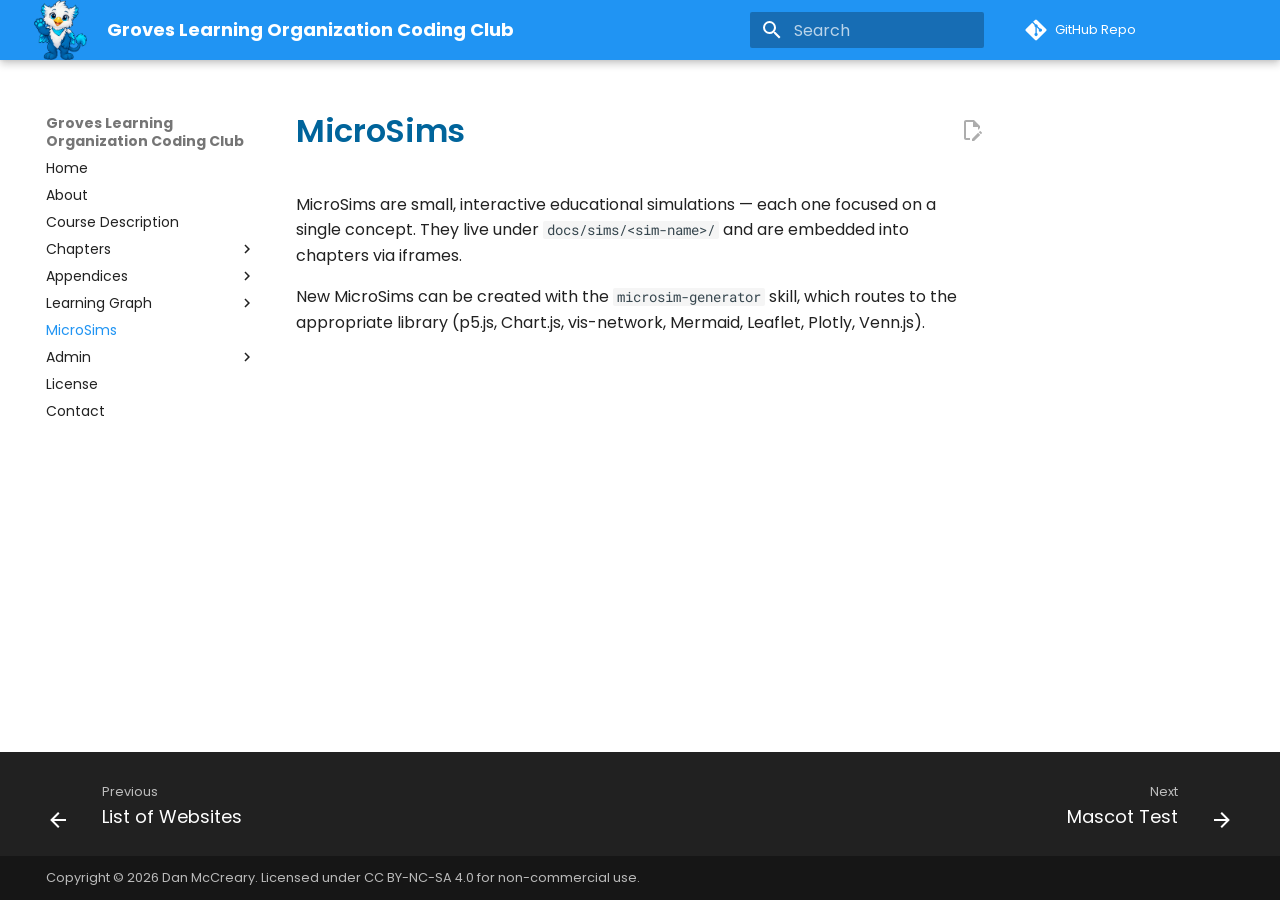
<file: sims/index.html>
<!doctype html>
<html lang="en" class="no-js">
  <head>
    
      <meta charset="utf-8">
      <meta name="viewport" content="width=device-width,initial-scale=1">
      
        <meta name="description" content="An interactive textbook for learning coding through creative projects at GLO Coding Club.">
      
      
        <meta name="author" content="Dan McCreary">
      
      
        <link rel="canonical" href="https://dmccreary.github.io/glo-coding-club/sims/">
      
      
        <link rel="prev" href="../appendices/list-of-websites/">
      
      
        <link rel="next" href="../admin/mascot-test/">
      
      
      <link rel="icon" href="../assets/images/favicon.png">
      <meta name="generator" content="mkdocs-1.6.1, mkdocs-material-9.5.43">
    
    
      
        <title>List of MicroSims - Groves Learning Organization Coding Club</title>
      
    
    
      <link rel="stylesheet" href="../assets/stylesheets/main.0253249f.min.css">
      
        
        <link rel="stylesheet" href="../assets/stylesheets/palette.06af60db.min.css">
      
      


    
    
      
    
    
      
        
        
        <link rel="preconnect" href="https://fonts.gstatic.com" crossorigin>
        <link rel="stylesheet" href="https://fonts.googleapis.com/css?family=Poppins:300,300i,400,400i,700,700i%7CRoboto+Mono:400,400i,700,700i&display=fallback">
        <style>:root{--md-text-font:"Poppins";--md-code-font:"Roboto Mono"}</style>
      
    
    
      <link rel="stylesheet" href="../css/extra.css">
    
    <script>__md_scope=new URL("..",location),__md_hash=e=>[...e].reduce(((e,_)=>(e<<5)-e+_.charCodeAt(0)),0),__md_get=(e,_=localStorage,t=__md_scope)=>JSON.parse(_.getItem(t.pathname+"."+e)),__md_set=(e,_,t=localStorage,a=__md_scope)=>{try{t.setItem(a.pathname+"."+e,JSON.stringify(_))}catch(e){}}</script>
    
      

    
    
    
  </head>
  
  
    
    
    
    
    
    <body dir="ltr" data-md-color-scheme="default" data-md-color-primary="blue" data-md-color-accent="cyan">
  
    
    <input class="md-toggle" data-md-toggle="drawer" type="checkbox" id="__drawer" autocomplete="off">
    <input class="md-toggle" data-md-toggle="search" type="checkbox" id="__search" autocomplete="off">
    <label class="md-overlay" for="__drawer"></label>
    <div data-md-component="skip">
      
        
        <a href="#microsims" class="md-skip">
          Skip to content
        </a>
      
    </div>
    <div data-md-component="announce">
      
    </div>
    
    
      

  

<header class="md-header md-header--shadow" data-md-component="header">
  <nav class="md-header__inner md-grid" aria-label="Header">
    <a href=".." title="Groves Learning Organization Coding Club" class="md-header__button md-logo" aria-label="Groves Learning Organization Coding Club" data-md-component="logo">
      
  <img src="../img/mascot/welcome.png" alt="logo">

    </a>
    <label class="md-header__button md-icon" for="__drawer">
      
      <svg xmlns="http://www.w3.org/2000/svg" viewBox="0 0 24 24"><path d="M3 6h18v2H3zm0 5h18v2H3zm0 5h18v2H3z"/></svg>
    </label>
    <div class="md-header__title" data-md-component="header-title">
      <div class="md-header__ellipsis">
        <div class="md-header__topic">
          <span class="md-ellipsis">
            Groves Learning Organization Coding Club
          </span>
        </div>
        <div class="md-header__topic" data-md-component="header-topic">
          <span class="md-ellipsis">
            
              List of MicroSims
            
          </span>
        </div>
      </div>
    </div>
    
      
    
    
    
    
      <label class="md-header__button md-icon" for="__search">
        
        <svg xmlns="http://www.w3.org/2000/svg" viewBox="0 0 24 24"><path d="M9.5 3A6.5 6.5 0 0 1 16 9.5c0 1.61-.59 3.09-1.56 4.23l.27.27h.79l5 5-1.5 1.5-5-5v-.79l-.27-.27A6.52 6.52 0 0 1 9.5 16 6.5 6.5 0 0 1 3 9.5 6.5 6.5 0 0 1 9.5 3m0 2C7 5 5 7 5 9.5S7 14 9.5 14 14 12 14 9.5 12 5 9.5 5"/></svg>
      </label>
      <div class="md-search" data-md-component="search" role="dialog">
  <label class="md-search__overlay" for="__search"></label>
  <div class="md-search__inner" role="search">
    <form class="md-search__form" name="search">
      <input type="text" class="md-search__input" name="query" aria-label="Search" placeholder="Search" autocapitalize="off" autocorrect="off" autocomplete="off" spellcheck="false" data-md-component="search-query" required>
      <label class="md-search__icon md-icon" for="__search">
        
        <svg xmlns="http://www.w3.org/2000/svg" viewBox="0 0 24 24"><path d="M9.5 3A6.5 6.5 0 0 1 16 9.5c0 1.61-.59 3.09-1.56 4.23l.27.27h.79l5 5-1.5 1.5-5-5v-.79l-.27-.27A6.52 6.52 0 0 1 9.5 16 6.5 6.5 0 0 1 3 9.5 6.5 6.5 0 0 1 9.5 3m0 2C7 5 5 7 5 9.5S7 14 9.5 14 14 12 14 9.5 12 5 9.5 5"/></svg>
        
        <svg xmlns="http://www.w3.org/2000/svg" viewBox="0 0 24 24"><path d="M20 11v2H8l5.5 5.5-1.42 1.42L4.16 12l7.92-7.92L13.5 5.5 8 11z"/></svg>
      </label>
      <nav class="md-search__options" aria-label="Search">
        
          <a href="javascript:void(0)" class="md-search__icon md-icon" title="Share" aria-label="Share" data-clipboard data-clipboard-text="" data-md-component="search-share" tabindex="-1">
            
            <svg xmlns="http://www.w3.org/2000/svg" viewBox="0 0 24 24"><path d="M18 16.08c-.76 0-1.44.3-1.96.77L8.91 12.7c.05-.23.09-.46.09-.7s-.04-.47-.09-.7l7.05-4.11c.54.5 1.25.81 2.04.81a3 3 0 0 0 3-3 3 3 0 0 0-3-3 3 3 0 0 0-3 3c0 .24.04.47.09.7L8.04 9.81C7.5 9.31 6.79 9 6 9a3 3 0 0 0-3 3 3 3 0 0 0 3 3c.79 0 1.5-.31 2.04-.81l7.12 4.15c-.05.21-.08.43-.08.66 0 1.61 1.31 2.91 2.92 2.91s2.92-1.3 2.92-2.91A2.92 2.92 0 0 0 18 16.08"/></svg>
          </a>
        
        <button type="reset" class="md-search__icon md-icon" title="Clear" aria-label="Clear" tabindex="-1">
          
          <svg xmlns="http://www.w3.org/2000/svg" viewBox="0 0 24 24"><path d="M19 6.41 17.59 5 12 10.59 6.41 5 5 6.41 10.59 12 5 17.59 6.41 19 12 13.41 17.59 19 19 17.59 13.41 12z"/></svg>
        </button>
      </nav>
      
        <div class="md-search__suggest" data-md-component="search-suggest"></div>
      
    </form>
    <div class="md-search__output">
      <div class="md-search__scrollwrap" tabindex="0" data-md-scrollfix>
        <div class="md-search-result" data-md-component="search-result">
          <div class="md-search-result__meta">
            Initializing search
          </div>
          <ol class="md-search-result__list" role="presentation"></ol>
        </div>
      </div>
    </div>
  </div>
</div>
    
    
      <div class="md-header__source">
        <a href="https://github.com/dmccreary/glo-coding-club" title="Go to repository" class="md-source" data-md-component="source">
  <div class="md-source__icon md-icon">
    
    <svg xmlns="http://www.w3.org/2000/svg" viewBox="0 0 448 512"><!--! Font Awesome Free 6.6.0 by @fontawesome - https://fontawesome.com License - https://fontawesome.com/license/free (Icons: CC BY 4.0, Fonts: SIL OFL 1.1, Code: MIT License) Copyright 2024 Fonticons, Inc.--><path d="M439.55 236.05 244 40.45a28.87 28.87 0 0 0-40.81 0l-40.66 40.63 51.52 51.52c27.06-9.14 52.68 16.77 43.39 43.68l49.66 49.66c34.23-11.8 61.18 31 35.47 56.69-26.49 26.49-70.21-2.87-56-37.34L240.22 199v121.85c25.3 12.54 22.26 41.85 9.08 55a34.34 34.34 0 0 1-48.55 0c-17.57-17.6-11.07-46.91 11.25-56v-123c-20.8-8.51-24.6-30.74-18.64-45L142.57 101 8.45 235.14a28.86 28.86 0 0 0 0 40.81l195.61 195.6a28.86 28.86 0 0 0 40.8 0l194.69-194.69a28.86 28.86 0 0 0 0-40.81"/></svg>
  </div>
  <div class="md-source__repository">
    GitHub Repo
  </div>
</a>
      </div>
    
  </nav>
  
</header>
    
    <div class="md-container" data-md-component="container">
      
      
        
          
        
      
      <main class="md-main" data-md-component="main">
        <div class="md-main__inner md-grid">
          
            
              
              <div class="md-sidebar md-sidebar--primary" data-md-component="sidebar" data-md-type="navigation" >
                <div class="md-sidebar__scrollwrap">
                  <div class="md-sidebar__inner">
                    



<nav class="md-nav md-nav--primary" aria-label="Navigation" data-md-level="0">
  <label class="md-nav__title" for="__drawer">
    <a href=".." title="Groves Learning Organization Coding Club" class="md-nav__button md-logo" aria-label="Groves Learning Organization Coding Club" data-md-component="logo">
      
  <img src="../img/mascot/welcome.png" alt="logo">

    </a>
    Groves Learning Organization Coding Club
  </label>
  
    <div class="md-nav__source">
      <a href="https://github.com/dmccreary/glo-coding-club" title="Go to repository" class="md-source" data-md-component="source">
  <div class="md-source__icon md-icon">
    
    <svg xmlns="http://www.w3.org/2000/svg" viewBox="0 0 448 512"><!--! Font Awesome Free 6.6.0 by @fontawesome - https://fontawesome.com License - https://fontawesome.com/license/free (Icons: CC BY 4.0, Fonts: SIL OFL 1.1, Code: MIT License) Copyright 2024 Fonticons, Inc.--><path d="M439.55 236.05 244 40.45a28.87 28.87 0 0 0-40.81 0l-40.66 40.63 51.52 51.52c27.06-9.14 52.68 16.77 43.39 43.68l49.66 49.66c34.23-11.8 61.18 31 35.47 56.69-26.49 26.49-70.21-2.87-56-37.34L240.22 199v121.85c25.3 12.54 22.26 41.85 9.08 55a34.34 34.34 0 0 1-48.55 0c-17.57-17.6-11.07-46.91 11.25-56v-123c-20.8-8.51-24.6-30.74-18.64-45L142.57 101 8.45 235.14a28.86 28.86 0 0 0 0 40.81l195.61 195.6a28.86 28.86 0 0 0 40.8 0l194.69-194.69a28.86 28.86 0 0 0 0-40.81"/></svg>
  </div>
  <div class="md-source__repository">
    GitHub Repo
  </div>
</a>
    </div>
  
  <ul class="md-nav__list" data-md-scrollfix>
    
      
      
  
  
  
  
    <li class="md-nav__item">
      <a href=".." class="md-nav__link">
        
  
  <span class="md-ellipsis">
    Home
  </span>
  

      </a>
    </li>
  

    
      
      
  
  
  
  
    <li class="md-nav__item">
      <a href="../about/" class="md-nav__link">
        
  
  <span class="md-ellipsis">
    About
  </span>
  

      </a>
    </li>
  

    
      
      
  
  
  
  
    <li class="md-nav__item">
      <a href="../course-description.md" class="md-nav__link">
        
  
  <span class="md-ellipsis">
    Course Description
  </span>
  

      </a>
    </li>
  

    
      
      
  
  
  
  
    
    
      
        
      
    
    
    
      
        
        
      
    
    <li class="md-nav__item md-nav__item--pruned md-nav__item--nested">
      
        
  
  
    <a href="../chapters/index.md" class="md-nav__link">
      
  
  <span class="md-ellipsis">
    Chapters
  </span>
  

      
        <span class="md-nav__icon md-icon"></span>
      
    </a>
  

      
    </li>
  

    
      
      
  
  
  
  
    
    
      
        
          
        
      
        
      
    
    
    
      
        
        
      
    
    <li class="md-nav__item md-nav__item--pruned md-nav__item--nested">
      
        
  
  
    <a href="../appendices/" class="md-nav__link">
      
  
  <span class="md-ellipsis">
    Appendices
  </span>
  

      
        <span class="md-nav__icon md-icon"></span>
      
    </a>
  

      
    </li>
  

    
      
      
  
  
  
  
    
    
      
        
      
    
    
    
      
        
        
      
    
    <li class="md-nav__item md-nav__item--pruned md-nav__item--nested">
      
        
  
  
    <a href="../learning-graph/index.md" class="md-nav__link">
      
  
  <span class="md-ellipsis">
    Learning Graph
  </span>
  

      
        <span class="md-nav__icon md-icon"></span>
      
    </a>
  

      
    </li>
  

    
      
      
  
  
    
  
  
  
    
    
      
        
          
        
      
    
    
    
      
    
    <li class="md-nav__item md-nav__item--active md-nav__item--nested">
      
        
        
        <input class="md-nav__toggle md-toggle " type="checkbox" id="__nav_7" checked>
        
          
          
          <div class="md-nav__link md-nav__container">
            <a href="./" class="md-nav__link md-nav__link--active">
              
  
  <span class="md-ellipsis">
    MicroSims
  </span>
  

            </a>
            
          </div>
        
        <nav class="md-nav" data-md-level="1" aria-labelledby="__nav_7_label" aria-expanded="true">
          <label class="md-nav__title" for="__nav_7">
            <span class="md-nav__icon md-icon"></span>
            MicroSims
          </label>
          <ul class="md-nav__list" data-md-scrollfix>
            
              
            
          </ul>
        </nav>
      
    </li>
  

    
      
      
  
  
  
  
    
    
      
        
      
    
    
    
      
        
        
      
    
    <li class="md-nav__item md-nav__item--pruned md-nav__item--nested">
      
        
  
  
    <a href="../admin/mascot-test/" class="md-nav__link">
      
  
  <span class="md-ellipsis">
    Admin
  </span>
  

      
        <span class="md-nav__icon md-icon"></span>
      
    </a>
  

      
    </li>
  

    
      
      
  
  
  
  
    <li class="md-nav__item">
      <a href="../license/" class="md-nav__link">
        
  
  <span class="md-ellipsis">
    License
  </span>
  

      </a>
    </li>
  

    
      
      
  
  
  
  
    <li class="md-nav__item">
      <a href="../contact/" class="md-nav__link">
        
  
  <span class="md-ellipsis">
    Contact
  </span>
  

      </a>
    </li>
  

    
  </ul>
</nav>
                  </div>
                </div>
              </div>
            
            
              
              <div class="md-sidebar md-sidebar--secondary" data-md-component="sidebar" data-md-type="toc" >
                <div class="md-sidebar__scrollwrap">
                  <div class="md-sidebar__inner">
                    

<nav class="md-nav md-nav--secondary" aria-label="Table of contents">
  
  
  
    
  
  
</nav>
                  </div>
                </div>
              </div>
            
          
          
            <div class="md-content" data-md-component="content">
              <article class="md-content__inner md-typeset">
                
                  

  
    <a href="https://github.com/dmccreary/glo-coding-club/blob/main/docs/sims/index.md" title="Edit this page" class="md-content__button md-icon">
      
      <svg xmlns="http://www.w3.org/2000/svg" viewBox="0 0 24 24"><path d="M10 20H6V4h7v5h5v3.1l2-2V8l-6-6H6c-1.1 0-2 .9-2 2v16c0 1.1.9 2 2 2h4zm10.2-7c.1 0 .3.1.4.2l1.3 1.3c.2.2.2.6 0 .8l-1 1-2.1-2.1 1-1c.1-.1.2-.2.4-.2m0 3.9L14.1 23H12v-2.1l6.1-6.1z"/></svg>
    </a>
  
  


<h1 id="microsims">MicroSims<a class="headerlink" href="#microsims" title="Permanent link">&para;</a></h1>
<p>MicroSims are small, interactive educational simulations — each one focused on
a single concept. They live under <code>docs/sims/&lt;sim-name&gt;/</code> and are embedded
into chapters via iframes.</p>
<p>New MicroSims can be created with the <code>microsim-generator</code> skill, which routes
to the appropriate library (p5.js, Chart.js, vis-network, Mermaid, Leaflet,
Plotly, Venn.js).</p>
<!-- The MicroSim catalog is built up as new sims are added. -->












                
              </article>
            </div>
          
          
<script>var target=document.getElementById(location.hash.slice(1));target&&target.name&&(target.checked=target.name.startsWith("__tabbed_"))</script>
        </div>
        
          <button type="button" class="md-top md-icon" data-md-component="top" hidden>
  
  <svg xmlns="http://www.w3.org/2000/svg" viewBox="0 0 24 24"><path d="M13 20h-2V8l-5.5 5.5-1.42-1.42L12 4.16l7.92 7.92-1.42 1.42L13 8z"/></svg>
  Back to top
</button>
        
      </main>
      
        <footer class="md-footer">
  
    
      
      <nav class="md-footer__inner md-grid" aria-label="Footer" >
        
          
          <a href="../appendices/list-of-websites/" class="md-footer__link md-footer__link--prev" aria-label="Previous: List of Websites">
            <div class="md-footer__button md-icon">
              
              <svg xmlns="http://www.w3.org/2000/svg" viewBox="0 0 24 24"><path d="M20 11v2H8l5.5 5.5-1.42 1.42L4.16 12l7.92-7.92L13.5 5.5 8 11z"/></svg>
            </div>
            <div class="md-footer__title">
              <span class="md-footer__direction">
                Previous
              </span>
              <div class="md-ellipsis">
                List of Websites
              </div>
            </div>
          </a>
        
        
          
          <a href="../admin/mascot-test/" class="md-footer__link md-footer__link--next" aria-label="Next: Mascot Test">
            <div class="md-footer__title">
              <span class="md-footer__direction">
                Next
              </span>
              <div class="md-ellipsis">
                Mascot Test
              </div>
            </div>
            <div class="md-footer__button md-icon">
              
              <svg xmlns="http://www.w3.org/2000/svg" viewBox="0 0 24 24"><path d="M4 11v2h12l-5.5 5.5 1.42 1.42L19.84 12l-7.92-7.92L10.5 5.5 16 11z"/></svg>
            </div>
          </a>
        
      </nav>
    
  
  <div class="md-footer-meta md-typeset">
    <div class="md-footer-meta__inner md-grid">
      <div class="md-copyright">
  
    <div class="md-copyright__highlight">
      Copyright &copy; 2026 Dan McCreary. Licensed under <a href="license/">CC BY-NC-SA 4.0</a> for non-commercial use.
    </div>
  
  
</div>
      
    </div>
  </div>
</footer>
      
    </div>
    <div class="md-dialog" data-md-component="dialog">
      <div class="md-dialog__inner md-typeset"></div>
    </div>
    
    
    <script id="__config" type="application/json">{"base": "..", "features": ["content.code.copy", "content.action.edit", "navigation.expand", "navigation.path", "navigation.prune", "navigation.indexes", "navigation.top", "navigation.footer", "toc.follow", "search.suggest", "search.highlight", "search.share"], "search": "../assets/javascripts/workers/search.6ce7567c.min.js", "translations": {"clipboard.copied": "Copied to clipboard", "clipboard.copy": "Copy to clipboard", "search.result.more.one": "1 more on this page", "search.result.more.other": "# more on this page", "search.result.none": "No matching documents", "search.result.one": "1 matching document", "search.result.other": "# matching documents", "search.result.placeholder": "Type to start searching", "search.result.term.missing": "Missing", "select.version": "Select version"}}</script>
    
    
      <script src="../assets/javascripts/bundle.83f73b43.min.js"></script>
      
    
  </body>
</html>
</file>
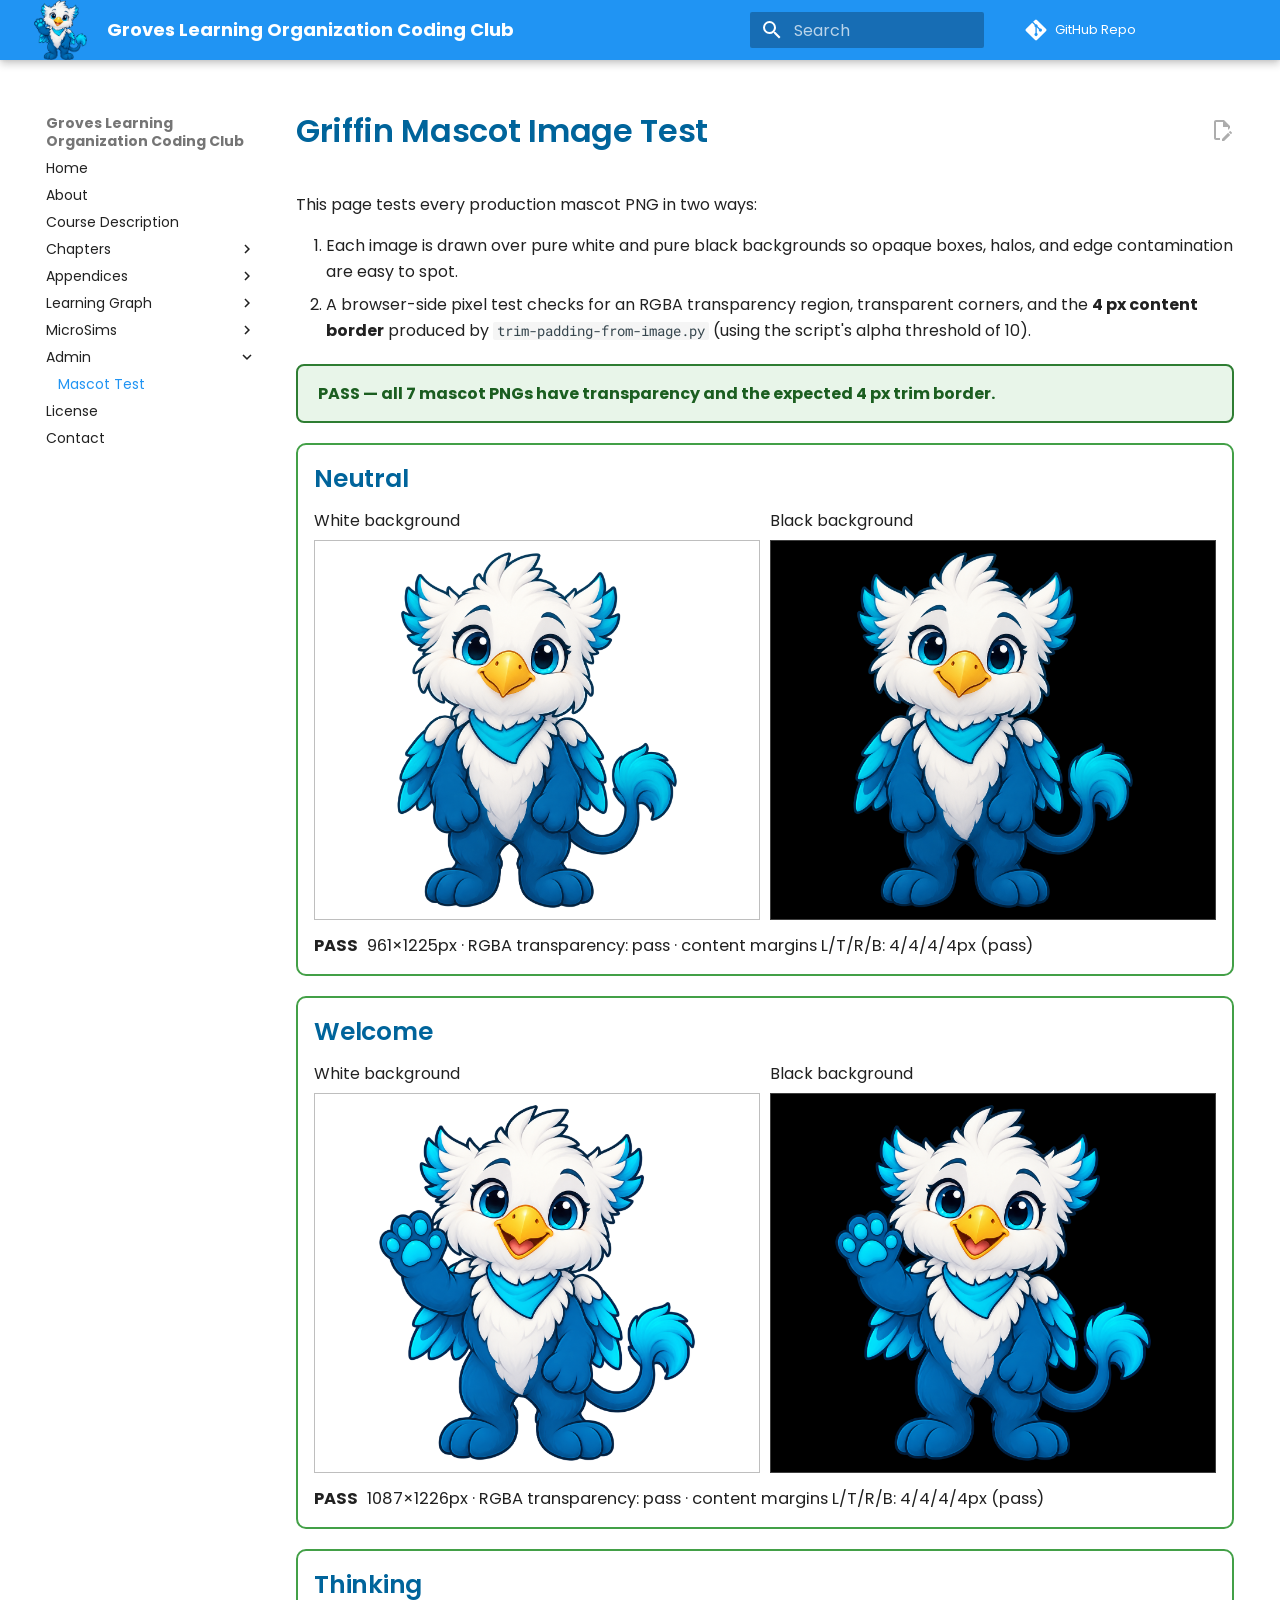
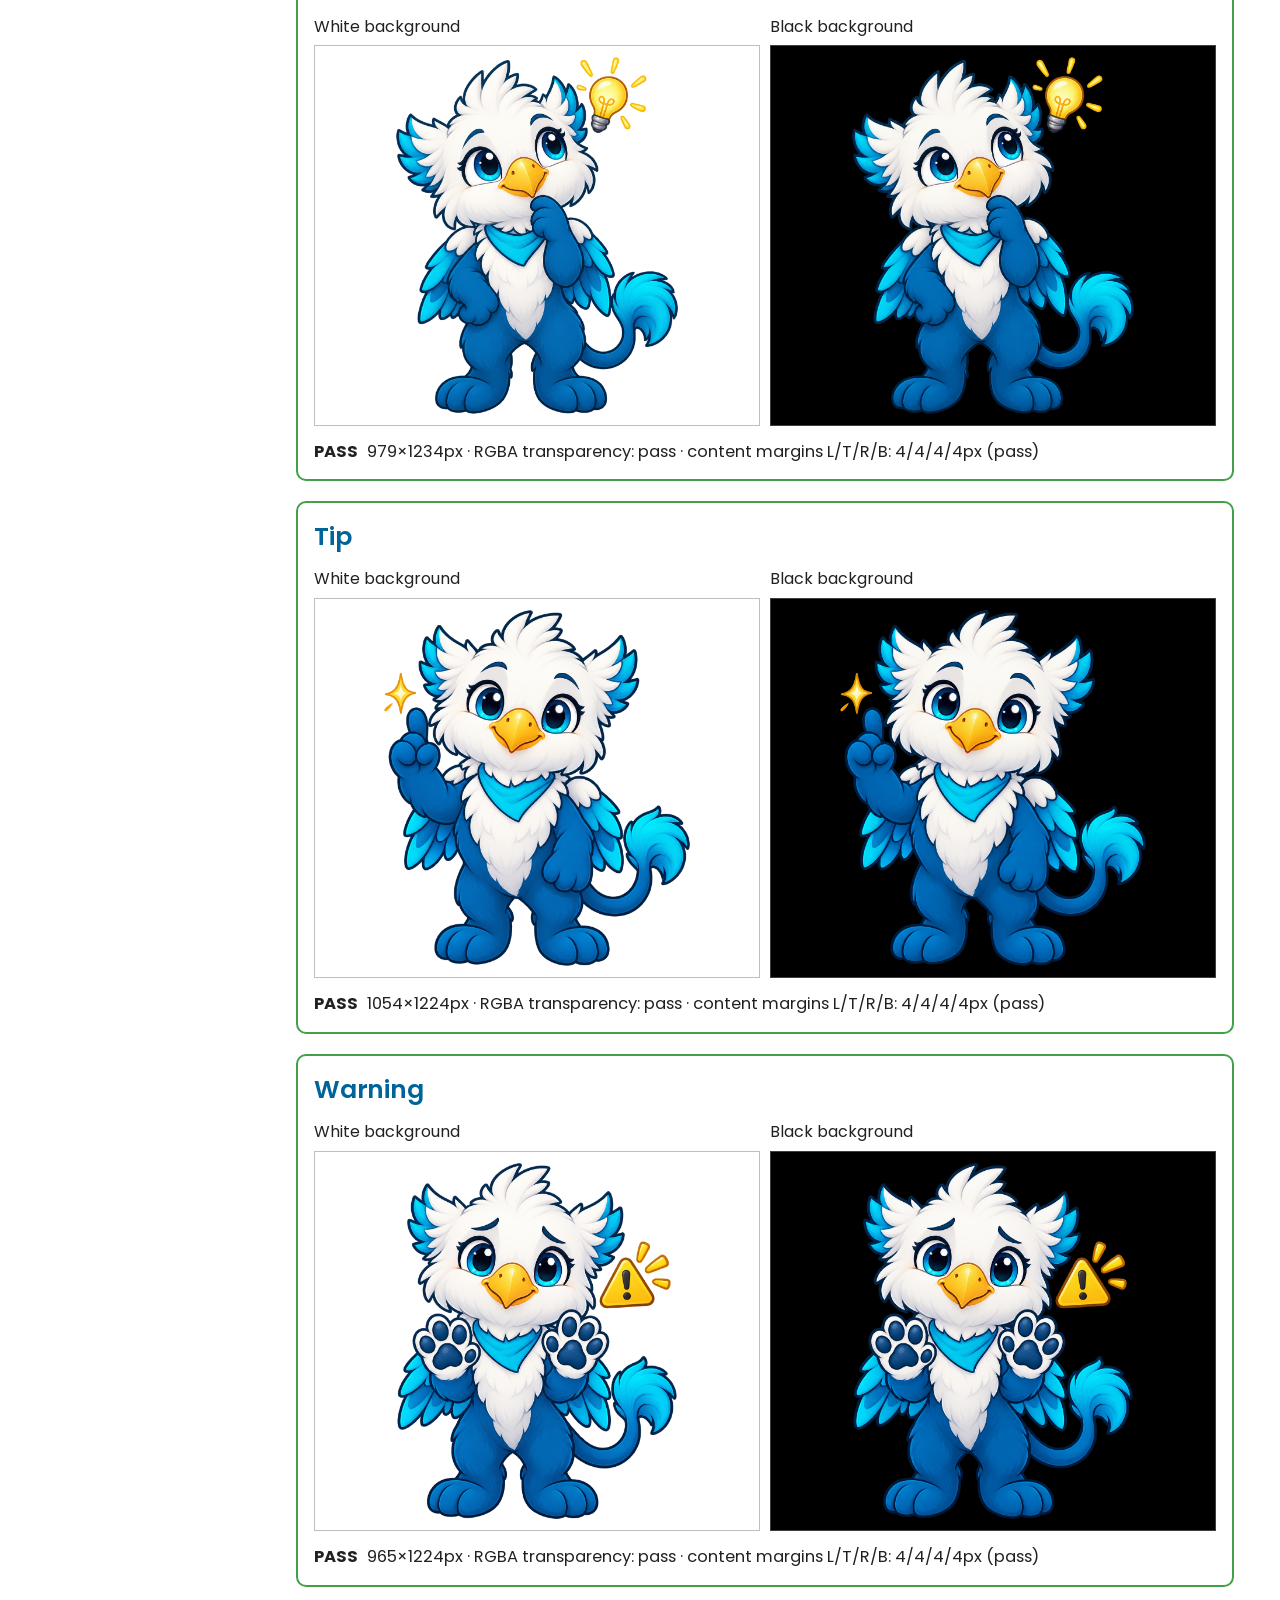
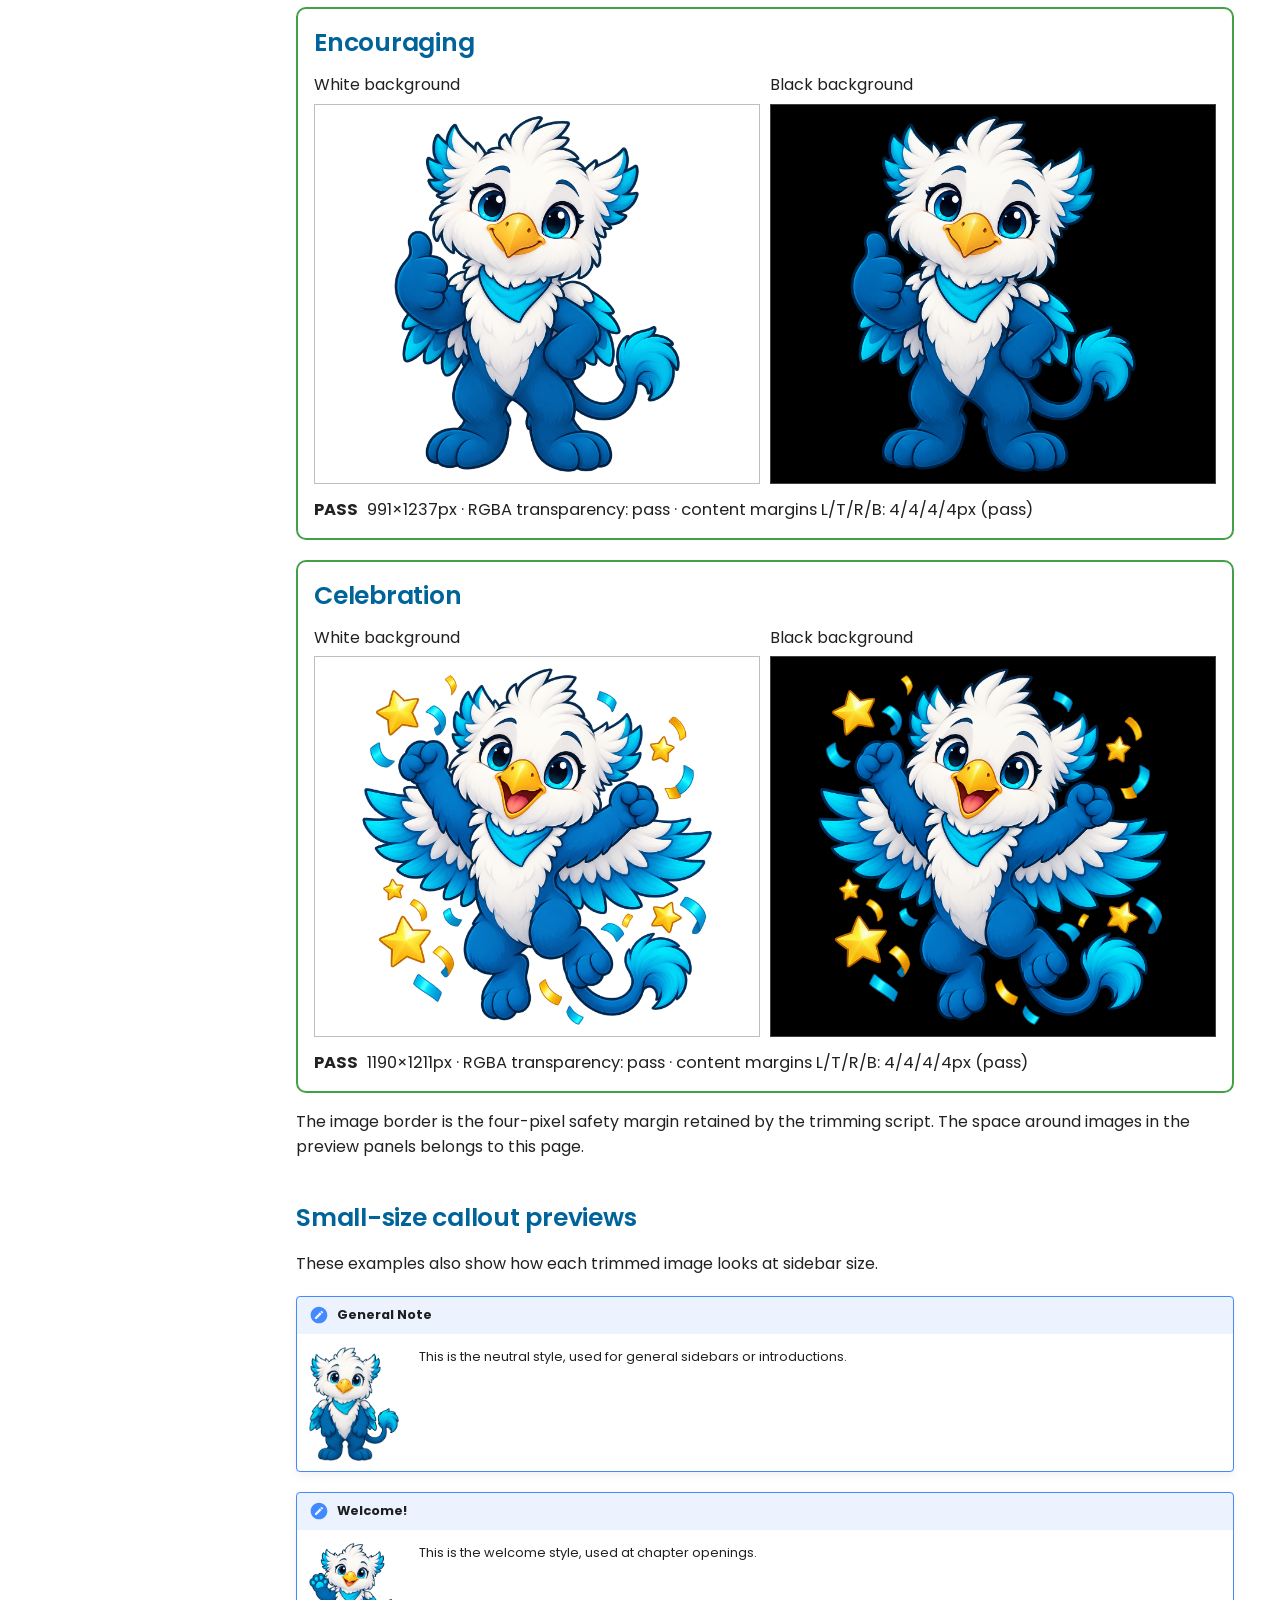
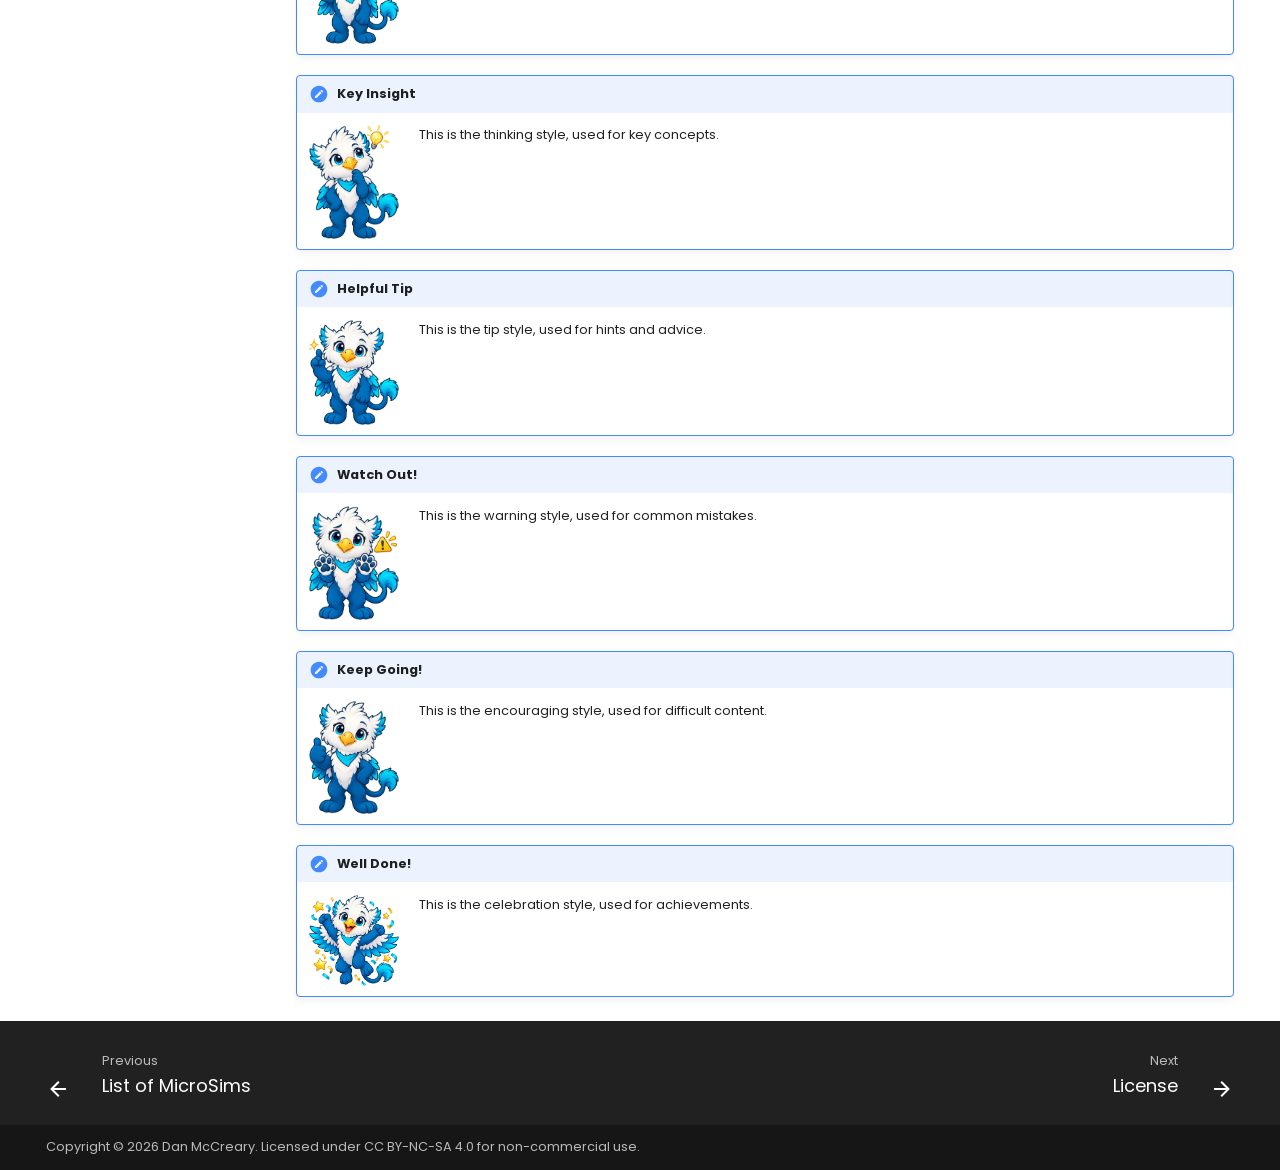
<file: admin/mascot-test/index.html>
<!doctype html>
<html lang="en" class="no-js">
  <head>
    
      <meta charset="utf-8">
      <meta name="viewport" content="width=device-width,initial-scale=1">
      
        <meta name="description" content="Visual and pixel-level transparency and trim-border checks for all seven Griffin mascot poses.">
      
      
        <meta name="author" content="Dan McCreary">
      
      
        <link rel="canonical" href="https://dmccreary.github.io/glo-coding-club/admin/mascot-test/">
      
      
        <link rel="prev" href="../../sims/">
      
      
        <link rel="next" href="../../license/">
      
      
      <link rel="icon" href="../../assets/images/favicon.png">
      <meta name="generator" content="mkdocs-1.6.1, mkdocs-material-9.5.43">
    
    
      
        <title>Griffin Mascot Image Test - Groves Learning Organization Coding Club</title>
      
    
    
      <link rel="stylesheet" href="../../assets/stylesheets/main.0253249f.min.css">
      
        
        <link rel="stylesheet" href="../../assets/stylesheets/palette.06af60db.min.css">
      
      


    
    
      
    
    
      
        
        
        <link rel="preconnect" href="https://fonts.gstatic.com" crossorigin>
        <link rel="stylesheet" href="https://fonts.googleapis.com/css?family=Poppins:300,300i,400,400i,700,700i%7CRoboto+Mono:400,400i,700,700i&display=fallback">
        <style>:root{--md-text-font:"Poppins";--md-code-font:"Roboto Mono"}</style>
      
    
    
      <link rel="stylesheet" href="../../css/extra.css">
    
    <script>__md_scope=new URL("../..",location),__md_hash=e=>[...e].reduce(((e,_)=>(e<<5)-e+_.charCodeAt(0)),0),__md_get=(e,_=localStorage,t=__md_scope)=>JSON.parse(_.getItem(t.pathname+"."+e)),__md_set=(e,_,t=localStorage,a=__md_scope)=>{try{t.setItem(a.pathname+"."+e,JSON.stringify(_))}catch(e){}}</script>
    
      

    
    
    
  </head>
  
  
    
    
    
    
    
    <body dir="ltr" data-md-color-scheme="default" data-md-color-primary="blue" data-md-color-accent="cyan">
  
    
    <input class="md-toggle" data-md-toggle="drawer" type="checkbox" id="__drawer" autocomplete="off">
    <input class="md-toggle" data-md-toggle="search" type="checkbox" id="__search" autocomplete="off">
    <label class="md-overlay" for="__drawer"></label>
    <div data-md-component="skip">
      
        
        <a href="#griffin-mascot-image-test" class="md-skip">
          Skip to content
        </a>
      
    </div>
    <div data-md-component="announce">
      
    </div>
    
    
      

  

<header class="md-header md-header--shadow" data-md-component="header">
  <nav class="md-header__inner md-grid" aria-label="Header">
    <a href="../.." title="Groves Learning Organization Coding Club" class="md-header__button md-logo" aria-label="Groves Learning Organization Coding Club" data-md-component="logo">
      
  <img src="../../img/mascot/welcome.png" alt="logo">

    </a>
    <label class="md-header__button md-icon" for="__drawer">
      
      <svg xmlns="http://www.w3.org/2000/svg" viewBox="0 0 24 24"><path d="M3 6h18v2H3zm0 5h18v2H3zm0 5h18v2H3z"/></svg>
    </label>
    <div class="md-header__title" data-md-component="header-title">
      <div class="md-header__ellipsis">
        <div class="md-header__topic">
          <span class="md-ellipsis">
            Groves Learning Organization Coding Club
          </span>
        </div>
        <div class="md-header__topic" data-md-component="header-topic">
          <span class="md-ellipsis">
            
              Griffin Mascot Image Test
            
          </span>
        </div>
      </div>
    </div>
    
      
    
    
    
    
      <label class="md-header__button md-icon" for="__search">
        
        <svg xmlns="http://www.w3.org/2000/svg" viewBox="0 0 24 24"><path d="M9.5 3A6.5 6.5 0 0 1 16 9.5c0 1.61-.59 3.09-1.56 4.23l.27.27h.79l5 5-1.5 1.5-5-5v-.79l-.27-.27A6.52 6.52 0 0 1 9.5 16 6.5 6.5 0 0 1 3 9.5 6.5 6.5 0 0 1 9.5 3m0 2C7 5 5 7 5 9.5S7 14 9.5 14 14 12 14 9.5 12 5 9.5 5"/></svg>
      </label>
      <div class="md-search" data-md-component="search" role="dialog">
  <label class="md-search__overlay" for="__search"></label>
  <div class="md-search__inner" role="search">
    <form class="md-search__form" name="search">
      <input type="text" class="md-search__input" name="query" aria-label="Search" placeholder="Search" autocapitalize="off" autocorrect="off" autocomplete="off" spellcheck="false" data-md-component="search-query" required>
      <label class="md-search__icon md-icon" for="__search">
        
        <svg xmlns="http://www.w3.org/2000/svg" viewBox="0 0 24 24"><path d="M9.5 3A6.5 6.5 0 0 1 16 9.5c0 1.61-.59 3.09-1.56 4.23l.27.27h.79l5 5-1.5 1.5-5-5v-.79l-.27-.27A6.52 6.52 0 0 1 9.5 16 6.5 6.5 0 0 1 3 9.5 6.5 6.5 0 0 1 9.5 3m0 2C7 5 5 7 5 9.5S7 14 9.5 14 14 12 14 9.5 12 5 9.5 5"/></svg>
        
        <svg xmlns="http://www.w3.org/2000/svg" viewBox="0 0 24 24"><path d="M20 11v2H8l5.5 5.5-1.42 1.42L4.16 12l7.92-7.92L13.5 5.5 8 11z"/></svg>
      </label>
      <nav class="md-search__options" aria-label="Search">
        
          <a href="javascript:void(0)" class="md-search__icon md-icon" title="Share" aria-label="Share" data-clipboard data-clipboard-text="" data-md-component="search-share" tabindex="-1">
            
            <svg xmlns="http://www.w3.org/2000/svg" viewBox="0 0 24 24"><path d="M18 16.08c-.76 0-1.44.3-1.96.77L8.91 12.7c.05-.23.09-.46.09-.7s-.04-.47-.09-.7l7.05-4.11c.54.5 1.25.81 2.04.81a3 3 0 0 0 3-3 3 3 0 0 0-3-3 3 3 0 0 0-3 3c0 .24.04.47.09.7L8.04 9.81C7.5 9.31 6.79 9 6 9a3 3 0 0 0-3 3 3 3 0 0 0 3 3c.79 0 1.5-.31 2.04-.81l7.12 4.15c-.05.21-.08.43-.08.66 0 1.61 1.31 2.91 2.92 2.91s2.92-1.3 2.92-2.91A2.92 2.92 0 0 0 18 16.08"/></svg>
          </a>
        
        <button type="reset" class="md-search__icon md-icon" title="Clear" aria-label="Clear" tabindex="-1">
          
          <svg xmlns="http://www.w3.org/2000/svg" viewBox="0 0 24 24"><path d="M19 6.41 17.59 5 12 10.59 6.41 5 5 6.41 10.59 12 5 17.59 6.41 19 12 13.41 17.59 19 19 17.59 13.41 12z"/></svg>
        </button>
      </nav>
      
        <div class="md-search__suggest" data-md-component="search-suggest"></div>
      
    </form>
    <div class="md-search__output">
      <div class="md-search__scrollwrap" tabindex="0" data-md-scrollfix>
        <div class="md-search-result" data-md-component="search-result">
          <div class="md-search-result__meta">
            Initializing search
          </div>
          <ol class="md-search-result__list" role="presentation"></ol>
        </div>
      </div>
    </div>
  </div>
</div>
    
    
      <div class="md-header__source">
        <a href="https://github.com/dmccreary/glo-coding-club" title="Go to repository" class="md-source" data-md-component="source">
  <div class="md-source__icon md-icon">
    
    <svg xmlns="http://www.w3.org/2000/svg" viewBox="0 0 448 512"><!--! Font Awesome Free 6.6.0 by @fontawesome - https://fontawesome.com License - https://fontawesome.com/license/free (Icons: CC BY 4.0, Fonts: SIL OFL 1.1, Code: MIT License) Copyright 2024 Fonticons, Inc.--><path d="M439.55 236.05 244 40.45a28.87 28.87 0 0 0-40.81 0l-40.66 40.63 51.52 51.52c27.06-9.14 52.68 16.77 43.39 43.68l49.66 49.66c34.23-11.8 61.18 31 35.47 56.69-26.49 26.49-70.21-2.87-56-37.34L240.22 199v121.85c25.3 12.54 22.26 41.85 9.08 55a34.34 34.34 0 0 1-48.55 0c-17.57-17.6-11.07-46.91 11.25-56v-123c-20.8-8.51-24.6-30.74-18.64-45L142.57 101 8.45 235.14a28.86 28.86 0 0 0 0 40.81l195.61 195.6a28.86 28.86 0 0 0 40.8 0l194.69-194.69a28.86 28.86 0 0 0 0-40.81"/></svg>
  </div>
  <div class="md-source__repository">
    GitHub Repo
  </div>
</a>
      </div>
    
  </nav>
  
</header>
    
    <div class="md-container" data-md-component="container">
      
      
        
          
        
      
      <main class="md-main" data-md-component="main">
        <div class="md-main__inner md-grid">
          
            
              
                
              
              <div class="md-sidebar md-sidebar--primary" data-md-component="sidebar" data-md-type="navigation" >
                <div class="md-sidebar__scrollwrap">
                  <div class="md-sidebar__inner">
                    



<nav class="md-nav md-nav--primary" aria-label="Navigation" data-md-level="0">
  <label class="md-nav__title" for="__drawer">
    <a href="../.." title="Groves Learning Organization Coding Club" class="md-nav__button md-logo" aria-label="Groves Learning Organization Coding Club" data-md-component="logo">
      
  <img src="../../img/mascot/welcome.png" alt="logo">

    </a>
    Groves Learning Organization Coding Club
  </label>
  
    <div class="md-nav__source">
      <a href="https://github.com/dmccreary/glo-coding-club" title="Go to repository" class="md-source" data-md-component="source">
  <div class="md-source__icon md-icon">
    
    <svg xmlns="http://www.w3.org/2000/svg" viewBox="0 0 448 512"><!--! Font Awesome Free 6.6.0 by @fontawesome - https://fontawesome.com License - https://fontawesome.com/license/free (Icons: CC BY 4.0, Fonts: SIL OFL 1.1, Code: MIT License) Copyright 2024 Fonticons, Inc.--><path d="M439.55 236.05 244 40.45a28.87 28.87 0 0 0-40.81 0l-40.66 40.63 51.52 51.52c27.06-9.14 52.68 16.77 43.39 43.68l49.66 49.66c34.23-11.8 61.18 31 35.47 56.69-26.49 26.49-70.21-2.87-56-37.34L240.22 199v121.85c25.3 12.54 22.26 41.85 9.08 55a34.34 34.34 0 0 1-48.55 0c-17.57-17.6-11.07-46.91 11.25-56v-123c-20.8-8.51-24.6-30.74-18.64-45L142.57 101 8.45 235.14a28.86 28.86 0 0 0 0 40.81l195.61 195.6a28.86 28.86 0 0 0 40.8 0l194.69-194.69a28.86 28.86 0 0 0 0-40.81"/></svg>
  </div>
  <div class="md-source__repository">
    GitHub Repo
  </div>
</a>
    </div>
  
  <ul class="md-nav__list" data-md-scrollfix>
    
      
      
  
  
  
  
    <li class="md-nav__item">
      <a href="../.." class="md-nav__link">
        
  
  <span class="md-ellipsis">
    Home
  </span>
  

      </a>
    </li>
  

    
      
      
  
  
  
  
    <li class="md-nav__item">
      <a href="../../about/" class="md-nav__link">
        
  
  <span class="md-ellipsis">
    About
  </span>
  

      </a>
    </li>
  

    
      
      
  
  
  
  
    <li class="md-nav__item">
      <a href="../../course-description.md" class="md-nav__link">
        
  
  <span class="md-ellipsis">
    Course Description
  </span>
  

      </a>
    </li>
  

    
      
      
  
  
  
  
    
    
      
        
      
    
    
    
      
        
        
      
    
    <li class="md-nav__item md-nav__item--pruned md-nav__item--nested">
      
        
  
  
    <a href="../../chapters/index.md" class="md-nav__link">
      
  
  <span class="md-ellipsis">
    Chapters
  </span>
  

      
        <span class="md-nav__icon md-icon"></span>
      
    </a>
  

      
    </li>
  

    
      
      
  
  
  
  
    
    
      
        
          
        
      
        
      
    
    
    
      
        
        
      
    
    <li class="md-nav__item md-nav__item--pruned md-nav__item--nested">
      
        
  
  
    <a href="../../appendices/" class="md-nav__link">
      
  
  <span class="md-ellipsis">
    Appendices
  </span>
  

      
        <span class="md-nav__icon md-icon"></span>
      
    </a>
  

      
    </li>
  

    
      
      
  
  
  
  
    
    
      
        
      
    
    
    
      
        
        
      
    
    <li class="md-nav__item md-nav__item--pruned md-nav__item--nested">
      
        
  
  
    <a href="../../learning-graph/index.md" class="md-nav__link">
      
  
  <span class="md-ellipsis">
    Learning Graph
  </span>
  

      
        <span class="md-nav__icon md-icon"></span>
      
    </a>
  

      
    </li>
  

    
      
      
  
  
  
  
    
    
      
        
          
        
      
    
    
    
      
        
        
      
    
    <li class="md-nav__item md-nav__item--pruned md-nav__item--nested">
      
        
  
  
    <a href="../../sims/" class="md-nav__link">
      
  
  <span class="md-ellipsis">
    MicroSims
  </span>
  

      
        <span class="md-nav__icon md-icon"></span>
      
    </a>
  

      
    </li>
  

    
      
      
  
  
    
  
  
  
    
    
      
        
      
    
    
    
      
    
    <li class="md-nav__item md-nav__item--active md-nav__item--nested">
      
        
        
        <input class="md-nav__toggle md-toggle " type="checkbox" id="__nav_8" checked>
        
          
          <label class="md-nav__link" for="__nav_8" id="__nav_8_label" tabindex="0">
            
  
  <span class="md-ellipsis">
    Admin
  </span>
  

            <span class="md-nav__icon md-icon"></span>
          </label>
        
        <nav class="md-nav" data-md-level="1" aria-labelledby="__nav_8_label" aria-expanded="true">
          <label class="md-nav__title" for="__nav_8">
            <span class="md-nav__icon md-icon"></span>
            Admin
          </label>
          <ul class="md-nav__list" data-md-scrollfix>
            
              
                
  
  
    
  
  
  
    <li class="md-nav__item md-nav__item--active">
      
      <input class="md-nav__toggle md-toggle" type="checkbox" id="__toc">
      
      
        
      
      
        <label class="md-nav__link md-nav__link--active" for="__toc">
          
  
  <span class="md-ellipsis">
    Mascot Test
  </span>
  

          <span class="md-nav__icon md-icon"></span>
        </label>
      
      <a href="./" class="md-nav__link md-nav__link--active">
        
  
  <span class="md-ellipsis">
    Mascot Test
  </span>
  

      </a>
      
        

<nav class="md-nav md-nav--secondary" aria-label="Table of contents">
  
  
  
    
  
  
    <label class="md-nav__title" for="__toc">
      <span class="md-nav__icon md-icon"></span>
      Table of contents
    </label>
    <ul class="md-nav__list" data-md-component="toc" data-md-scrollfix>
      
        <li class="md-nav__item">
  <a href="#small-size-callout-previews" class="md-nav__link">
    <span class="md-ellipsis">
      Small-size callout previews
    </span>
  </a>
  
</li>
      
    </ul>
  
</nav>
      
    </li>
  

              
            
          </ul>
        </nav>
      
    </li>
  

    
      
      
  
  
  
  
    <li class="md-nav__item">
      <a href="../../license/" class="md-nav__link">
        
  
  <span class="md-ellipsis">
    License
  </span>
  

      </a>
    </li>
  

    
      
      
  
  
  
  
    <li class="md-nav__item">
      <a href="../../contact/" class="md-nav__link">
        
  
  <span class="md-ellipsis">
    Contact
  </span>
  

      </a>
    </li>
  

    
  </ul>
</nav>
                  </div>
                </div>
              </div>
            
            
              
                
              
              <div class="md-sidebar md-sidebar--secondary" data-md-component="sidebar" data-md-type="toc" hidden>
                <div class="md-sidebar__scrollwrap">
                  <div class="md-sidebar__inner">
                    

<nav class="md-nav md-nav--secondary" aria-label="Table of contents">
  
  
  
    
  
  
    <label class="md-nav__title" for="__toc">
      <span class="md-nav__icon md-icon"></span>
      Table of contents
    </label>
    <ul class="md-nav__list" data-md-component="toc" data-md-scrollfix>
      
        <li class="md-nav__item">
  <a href="#small-size-callout-previews" class="md-nav__link">
    <span class="md-ellipsis">
      Small-size callout previews
    </span>
  </a>
  
</li>
      
    </ul>
  
</nav>
                  </div>
                </div>
              </div>
            
          
          
            <div class="md-content" data-md-component="content">
              <article class="md-content__inner md-typeset">
                
                  

  
    <a href="https://github.com/dmccreary/glo-coding-club/blob/main/docs/admin/mascot-test.md" title="Edit this page" class="md-content__button md-icon">
      
      <svg xmlns="http://www.w3.org/2000/svg" viewBox="0 0 24 24"><path d="M10 20H6V4h7v5h5v3.1l2-2V8l-6-6H6c-1.1 0-2 .9-2 2v16c0 1.1.9 2 2 2h4zm10.2-7c.1 0 .3.1.4.2l1.3 1.3c.2.2.2.6 0 .8l-1 1-2.1-2.1 1-1c.1-.1.2-.2.4-.2m0 3.9L14.1 23H12v-2.1l6.1-6.1z"/></svg>
    </a>
  
  


<h1 id="griffin-mascot-image-test">Griffin Mascot Image Test<a class="headerlink" href="#griffin-mascot-image-test" title="Permanent link">&para;</a></h1>
<p>This page tests every production mascot PNG in two ways:</p>
<ol>
<li>Each image is drawn over pure white and pure black backgrounds so opaque boxes,
   halos, and edge contamination are easy to spot.</li>
<li>A browser-side pixel test checks for an RGBA transparency region, transparent
   corners, and the <strong>4 px content border</strong> produced by
   <code>trim-padding-from-image.py</code> (using the script's alpha threshold of 10).</li>
</ol>
<div id="mascot-test-summary" class="mascot-test-summary" role="status">
  Running pixel checks…
</div>

<div class="mascot-test-grid">
  <article class="mascot-test-card" data-name="Neutral" data-src="../../img/mascot/neutral.png">
    <h2>Neutral</h2>
    <div class="mascot-test-labels" aria-hidden="true"><span>White background</span><span>Black background</span></div>
    <div class="mascot-test-swatches">
      <div class="mascot-test-swatch white"><img src="../../img/mascot/neutral.png" alt="Griffin in a neutral pose on a white background transparency test"></div>
      <div class="mascot-test-swatch black"><img src="../../img/mascot/neutral.png" alt="Griffin in a neutral pose on a black background transparency test"></div>
    </div>
    <p class="mascot-test-result">Waiting for pixel test…</p>
  </article>

  <article class="mascot-test-card" data-name="Welcome" data-src="../../img/mascot/welcome.png">
    <h2>Welcome</h2>
    <div class="mascot-test-labels" aria-hidden="true"><span>White background</span><span>Black background</span></div>
    <div class="mascot-test-swatches">
      <div class="mascot-test-swatch white"><img src="../../img/mascot/welcome.png" alt="Griffin waving on a white background transparency test"></div>
      <div class="mascot-test-swatch black"><img src="../../img/mascot/welcome.png" alt="Griffin waving on a black background transparency test"></div>
    </div>
    <p class="mascot-test-result">Waiting for pixel test…</p>
  </article>

  <article class="mascot-test-card" data-name="Thinking" data-src="../../img/mascot/thinking.png">
    <h2>Thinking</h2>
    <div class="mascot-test-labels" aria-hidden="true"><span>White background</span><span>Black background</span></div>
    <div class="mascot-test-swatches">
      <div class="mascot-test-swatch white"><img src="../../img/mascot/thinking.png" alt="Griffin thinking on a white background transparency test"></div>
      <div class="mascot-test-swatch black"><img src="../../img/mascot/thinking.png" alt="Griffin thinking on a black background transparency test"></div>
    </div>
    <p class="mascot-test-result">Waiting for pixel test…</p>
  </article>

  <article class="mascot-test-card" data-name="Tip" data-src="../../img/mascot/tip.png">
    <h2>Tip</h2>
    <div class="mascot-test-labels" aria-hidden="true"><span>White background</span><span>Black background</span></div>
    <div class="mascot-test-swatches">
      <div class="mascot-test-swatch white"><img src="../../img/mascot/tip.png" alt="Griffin pointing upward on a white background transparency test"></div>
      <div class="mascot-test-swatch black"><img src="../../img/mascot/tip.png" alt="Griffin pointing upward on a black background transparency test"></div>
    </div>
    <p class="mascot-test-result">Waiting for pixel test…</p>
  </article>

  <article class="mascot-test-card" data-name="Warning" data-src="../../img/mascot/warning.png">
    <h2>Warning</h2>
    <div class="mascot-test-labels" aria-hidden="true"><span>White background</span><span>Black background</span></div>
    <div class="mascot-test-swatches">
      <div class="mascot-test-swatch white"><img src="../../img/mascot/warning.png" alt="Griffin warning the reader on a white background transparency test"></div>
      <div class="mascot-test-swatch black"><img src="../../img/mascot/warning.png" alt="Griffin warning the reader on a black background transparency test"></div>
    </div>
    <p class="mascot-test-result">Waiting for pixel test…</p>
  </article>

  <article class="mascot-test-card" data-name="Encouraging" data-src="../../img/mascot/encouraging.png">
    <h2>Encouraging</h2>
    <div class="mascot-test-labels" aria-hidden="true"><span>White background</span><span>Black background</span></div>
    <div class="mascot-test-swatches">
      <div class="mascot-test-swatch white"><img src="../../img/mascot/encouraging.png" alt="Griffin giving a thumbs-up on a white background transparency test"></div>
      <div class="mascot-test-swatch black"><img src="../../img/mascot/encouraging.png" alt="Griffin giving a thumbs-up on a black background transparency test"></div>
    </div>
    <p class="mascot-test-result">Waiting for pixel test…</p>
  </article>

  <article class="mascot-test-card" data-name="Celebration" data-src="../../img/mascot/celebration.png">
    <h2>Celebration</h2>
    <div class="mascot-test-labels" aria-hidden="true"><span>White background</span><span>Black background</span></div>
    <div class="mascot-test-swatches">
      <div class="mascot-test-swatch white"><img src="../../img/mascot/celebration.png" alt="Griffin celebrating on a white background transparency test"></div>
      <div class="mascot-test-swatch black"><img src="../../img/mascot/celebration.png" alt="Griffin celebrating on a black background transparency test"></div>
    </div>
    <p class="mascot-test-result">Waiting for pixel test…</p>
  </article>
</div>

<noscript>
JavaScript is required for the pixel-level checks. The visual transparency
swatches above still work without it.
</noscript>

<p>The image border is the four-pixel safety margin retained by the trimming script. The space around images in the preview panels belongs to this page.</p>
<h2 id="small-size-callout-previews">Small-size callout previews<a class="headerlink" href="#small-size-callout-previews" title="Permanent link">&para;</a></h2>
<p>These examples also show how each trimmed image looks at sidebar size.</p>
<div class="admonition mascot-neutral">
<p class="admonition-title">General Note</p>
<p><img alt="Griffin neutral pose" class="mascot-admonition-img" src="../../img/mascot/neutral.png" />
This is the neutral style, used for general sidebars or introductions.</p>
</div>
<div class="admonition mascot-welcome">
<p class="admonition-title">Welcome!</p>
<p><img alt="Griffin waving welcome" class="mascot-admonition-img" src="../../img/mascot/welcome.png" />
This is the welcome style, used at chapter openings.</p>
</div>
<div class="admonition mascot-thinking">
<p class="admonition-title">Key Insight</p>
<p><img alt="Griffin thinking" class="mascot-admonition-img" src="../../img/mascot/thinking.png" />
This is the thinking style, used for key concepts.</p>
</div>
<div class="admonition mascot-tip">
<p class="admonition-title">Helpful Tip</p>
<p><img alt="Griffin giving a tip" class="mascot-admonition-img" src="../../img/mascot/tip.png" />
This is the tip style, used for hints and advice.</p>
</div>
<div class="admonition mascot-warning">
<p class="admonition-title">Watch Out!</p>
<p><img alt="Griffin warning" class="mascot-admonition-img" src="../../img/mascot/warning.png" />
This is the warning style, used for common mistakes.</p>
</div>
<div class="admonition mascot-encourage">
<p class="admonition-title">Keep Going!</p>
<p><img alt="Griffin encouraging" class="mascot-admonition-img" src="../../img/mascot/encouraging.png" />
This is the encouraging style, used for difficult content.</p>
</div>
<div class="admonition mascot-celebration">
<p class="admonition-title">Well Done!</p>
<p><img alt="Griffin celebrating" class="mascot-admonition-img" src="../../img/mascot/celebration.png" />
This is the celebration style, used for achievements.</p>
</div>
<style>
.mascot-test-labels { display: grid; grid-template-columns: 1fr 1fr; gap: .5rem; font-size: .8rem; margin-bottom: .3rem; }
.mascot-test-card { min-width: 0; }
.mascot-test-swatch { min-width: 0; }
.mascot-test-swatch img { background: transparent !important; border: 0; box-shadow: none; }
.mascot-admonition-img { float: left; width: 90px; height: auto; margin: 0 1rem .5rem 0; }
.admonition:has(.mascot-admonition-img) { display: flow-root; }

.mascot-test-summary {
  margin: 1rem 0;
  padding: .75rem 1rem;
  border: 2px solid #546e7a;
  border-radius: .4rem;
  font-weight: 700;
}
.mascot-test-summary.pass { border-color: #2e7d32; background: #e8f5e9; color: #1b5e20; }
.mascot-test-summary.fail { border-color: #c62828; background: #ffebee; color: #b71c1c; }
.mascot-test-grid {
  display: grid;
  grid-template-columns: minmax(0, 1fr);
  gap: 1rem;
}
.mascot-test-card {
  margin: 0;
  padding: .8rem;
  border: 2px solid #90a4ae;
  border-radius: .5rem;
}
.mascot-test-card.pass { border-color: #43a047; }
.mascot-test-card.fail { border-color: #e53935; }
.mascot-test-card h2 { margin: 0 0 .6rem; }
.mascot-test-swatches { display: grid; grid-template-columns: 1fr 1fr; gap: .5rem; }
.mascot-test-swatch {
  display: grid;
  place-items: center;
  min-height: clamp(10rem, 28vw, 18rem);
  padding: .5rem;
  overflow: hidden;
  border: 1px solid rgba(127, 127, 127, .5);
}
.mascot-test-swatch.white { background: #ffffff; }
.mascot-test-swatch.black { background: #000000; }
.mascot-test-swatch img { display: block; width: 100%; height: clamp(10rem, 28vw, 18rem); object-fit: contain; }
.mascot-test-result { margin: .7rem 0 0; font-size: .82rem; line-height: 1.45; }
.mascot-test-result strong { display: inline-block; margin-right: .25rem; }
</style>

<script>
(() => {
  const threshold = 10;
  const expectedBorder = 4;
  const cards = [...document.querySelectorAll('.mascot-test-card[data-src]')];
  const summary = document.getElementById('mascot-test-summary');

  function inspect(card) {
    return new Promise((resolve) => {
      const image = new Image();
      image.onload = () => {
        const canvas = document.createElement('canvas');
        canvas.width = image.naturalWidth;
        canvas.height = image.naturalHeight;
        const context = canvas.getContext('2d', { willReadFrequently: true });
        context.drawImage(image, 0, 0);
        const pixels = context.getImageData(0, 0, canvas.width, canvas.height).data;
        let minX = canvas.width;
        let minY = canvas.height;
        let maxX = -1;
        let maxY = -1;
        let transparent = 0;

        for (let y = 0; y < canvas.height; y += 1) {
          for (let x = 0; x < canvas.width; x += 1) {
            const alpha = pixels[((y * canvas.width + x) * 4) + 3];
            if (alpha === 0) transparent += 1;
            if (alpha > threshold) {
              minX = Math.min(minX, x);
              minY = Math.min(minY, y);
              maxX = Math.max(maxX, x);
              maxY = Math.max(maxY, y);
            }
          }
        }

        const cornerOffsets = [
          3,
          ((canvas.width - 1) * 4) + 3,
          (((canvas.height - 1) * canvas.width) * 4) + 3,
          ((((canvas.height - 1) * canvas.width) + canvas.width - 1) * 4) + 3
        ];
        const cornersTransparent = cornerOffsets.every((offset) => pixels[offset] === 0);
        const margins = [minX, minY, canvas.width - 1 - maxX, canvas.height - 1 - maxY];
        const trimPass = maxX >= 0 && margins.every((margin) => margin === expectedBorder);
        const alphaPass = transparent > 0 && cornersTransparent;
        const pass = alphaPass && trimPass;
        const result = card.querySelector('.mascot-test-result');

        card.classList.add(pass ? 'pass' : 'fail');
        result.innerHTML = `<strong>${pass ? 'PASS' : 'FAIL'}</strong> ` +
          `${canvas.width}×${canvas.height}px · RGBA transparency: ${alphaPass ? 'pass' : 'fail'} · ` +
          `content margins L/T/R/B: ${margins.join('/')}px (${trimPass ? 'pass' : 'expected 4/4/4/4'})`;
        resolve(pass);
      };
      image.onerror = () => {
        card.classList.add('fail');
        card.querySelector('.mascot-test-result').innerHTML = '<strong>FAIL</strong> Image could not be loaded.';
        resolve(false);
      };
      image.src = card.dataset.src;
    });
  }

  Promise.all(cards.map(inspect)).then((results) => {
    const passed = results.filter(Boolean).length;
    const allPass = passed === results.length;
    summary.classList.add(allPass ? 'pass' : 'fail');
    summary.textContent = allPass
      ? `PASS — all ${passed} mascot PNGs have transparency and the expected 4 px trim border.`
      : `FAIL — ${passed} of ${results.length} mascot PNGs passed. Review the failed cards below.`;
  });
})();
</script>







  
  




  



                
              </article>
            </div>
          
          
<script>var target=document.getElementById(location.hash.slice(1));target&&target.name&&(target.checked=target.name.startsWith("__tabbed_"))</script>
        </div>
        
          <button type="button" class="md-top md-icon" data-md-component="top" hidden>
  
  <svg xmlns="http://www.w3.org/2000/svg" viewBox="0 0 24 24"><path d="M13 20h-2V8l-5.5 5.5-1.42-1.42L12 4.16l7.92 7.92-1.42 1.42L13 8z"/></svg>
  Back to top
</button>
        
      </main>
      
        <footer class="md-footer">
  
    
      
        
      
      <nav class="md-footer__inner md-grid" aria-label="Footer" >
        
          
          <a href="../../sims/" class="md-footer__link md-footer__link--prev" aria-label="Previous: List of MicroSims">
            <div class="md-footer__button md-icon">
              
              <svg xmlns="http://www.w3.org/2000/svg" viewBox="0 0 24 24"><path d="M20 11v2H8l5.5 5.5-1.42 1.42L4.16 12l7.92-7.92L13.5 5.5 8 11z"/></svg>
            </div>
            <div class="md-footer__title">
              <span class="md-footer__direction">
                Previous
              </span>
              <div class="md-ellipsis">
                List of MicroSims
              </div>
            </div>
          </a>
        
        
          
          <a href="../../license/" class="md-footer__link md-footer__link--next" aria-label="Next: License">
            <div class="md-footer__title">
              <span class="md-footer__direction">
                Next
              </span>
              <div class="md-ellipsis">
                License
              </div>
            </div>
            <div class="md-footer__button md-icon">
              
              <svg xmlns="http://www.w3.org/2000/svg" viewBox="0 0 24 24"><path d="M4 11v2h12l-5.5 5.5 1.42 1.42L19.84 12l-7.92-7.92L10.5 5.5 16 11z"/></svg>
            </div>
          </a>
        
      </nav>
    
  
  <div class="md-footer-meta md-typeset">
    <div class="md-footer-meta__inner md-grid">
      <div class="md-copyright">
  
    <div class="md-copyright__highlight">
      Copyright &copy; 2026 Dan McCreary. Licensed under <a href="license/">CC BY-NC-SA 4.0</a> for non-commercial use.
    </div>
  
  
</div>
      
    </div>
  </div>
</footer>
      
    </div>
    <div class="md-dialog" data-md-component="dialog">
      <div class="md-dialog__inner md-typeset"></div>
    </div>
    
    
    <script id="__config" type="application/json">{"base": "../..", "features": ["content.code.copy", "content.action.edit", "navigation.expand", "navigation.path", "navigation.prune", "navigation.indexes", "navigation.top", "navigation.footer", "toc.follow", "search.suggest", "search.highlight", "search.share"], "search": "../../assets/javascripts/workers/search.6ce7567c.min.js", "translations": {"clipboard.copied": "Copied to clipboard", "clipboard.copy": "Copy to clipboard", "search.result.more.one": "1 more on this page", "search.result.more.other": "# more on this page", "search.result.none": "No matching documents", "search.result.one": "1 matching document", "search.result.other": "# matching documents", "search.result.placeholder": "Type to start searching", "search.result.term.missing": "Missing", "select.version": "Select version"}}</script>
    
    
      <script src="../../assets/javascripts/bundle.83f73b43.min.js"></script>
      
    
  </body>
</html>
</file>
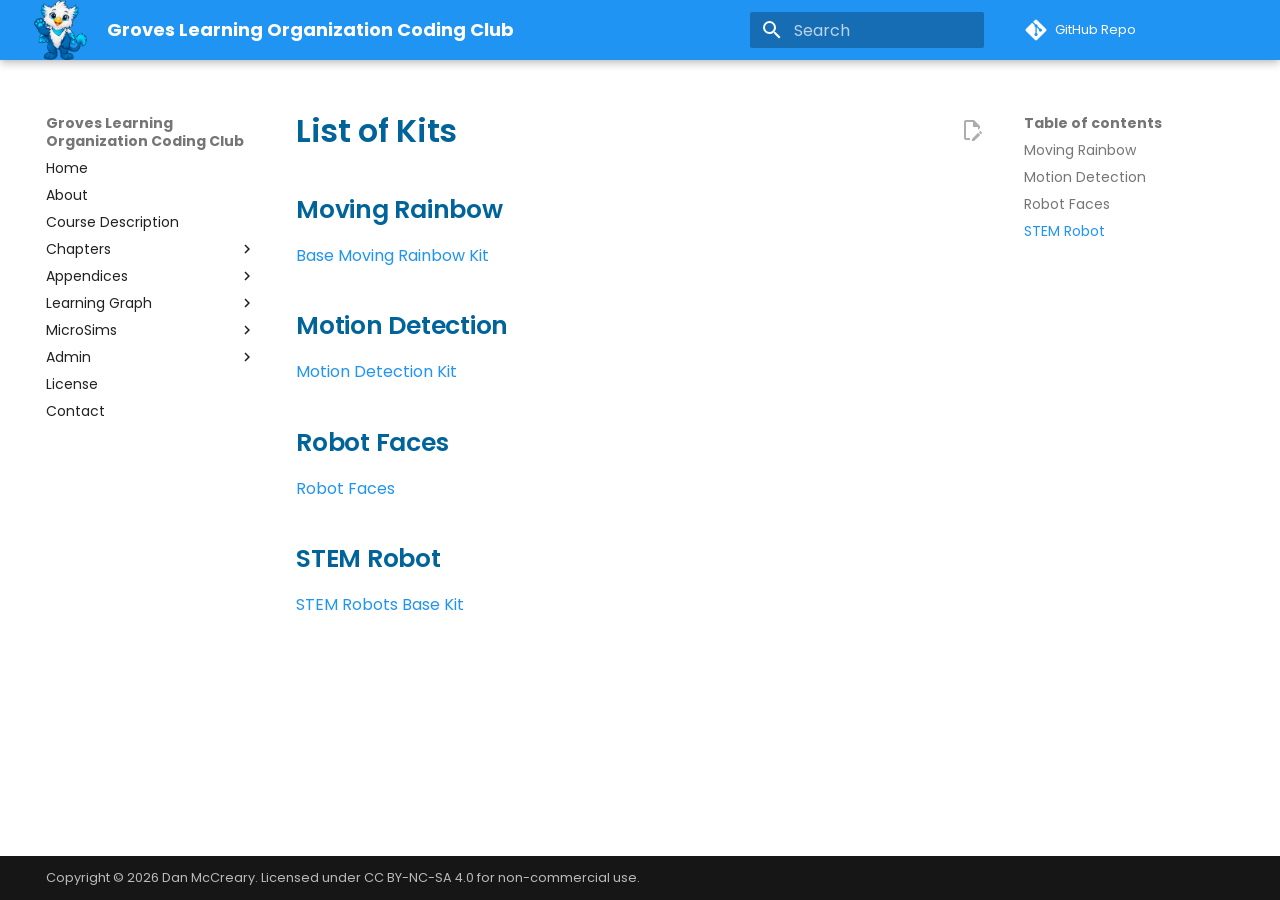
<file: appendices/list-of-kits/index.html>
<!doctype html>
<html lang="en" class="no-js">
  <head>
    
      <meta charset="utf-8">
      <meta name="viewport" content="width=device-width,initial-scale=1">
      
        <meta name="description" content="An interactive textbook for learning coding through creative projects at GLO Coding Club.">
      
      
        <meta name="author" content="Dan McCreary">
      
      
        <link rel="canonical" href="https://dmccreary.github.io/glo-coding-club/appendices/list-of-kits/">
      
      
      
      
      <link rel="icon" href="../../assets/images/favicon.png">
      <meta name="generator" content="mkdocs-1.6.1, mkdocs-material-9.5.43">
    
    
      
        <title>List of Kits - Groves Learning Organization Coding Club</title>
      
    
    
      <link rel="stylesheet" href="../../assets/stylesheets/main.0253249f.min.css">
      
        
        <link rel="stylesheet" href="../../assets/stylesheets/palette.06af60db.min.css">
      
      


    
    
      
    
    
      
        
        
        <link rel="preconnect" href="https://fonts.gstatic.com" crossorigin>
        <link rel="stylesheet" href="https://fonts.googleapis.com/css?family=Poppins:300,300i,400,400i,700,700i%7CRoboto+Mono:400,400i,700,700i&display=fallback">
        <style>:root{--md-text-font:"Poppins";--md-code-font:"Roboto Mono"}</style>
      
    
    
      <link rel="stylesheet" href="../../css/extra.css">
    
    <script>__md_scope=new URL("../..",location),__md_hash=e=>[...e].reduce(((e,_)=>(e<<5)-e+_.charCodeAt(0)),0),__md_get=(e,_=localStorage,t=__md_scope)=>JSON.parse(_.getItem(t.pathname+"."+e)),__md_set=(e,_,t=localStorage,a=__md_scope)=>{try{t.setItem(a.pathname+"."+e,JSON.stringify(_))}catch(e){}}</script>
    
      

    
    
    
  </head>
  
  
    
    
    
    
    
    <body dir="ltr" data-md-color-scheme="default" data-md-color-primary="blue" data-md-color-accent="cyan">
  
    
    <input class="md-toggle" data-md-toggle="drawer" type="checkbox" id="__drawer" autocomplete="off">
    <input class="md-toggle" data-md-toggle="search" type="checkbox" id="__search" autocomplete="off">
    <label class="md-overlay" for="__drawer"></label>
    <div data-md-component="skip">
      
        
        <a href="#list-of-kits" class="md-skip">
          Skip to content
        </a>
      
    </div>
    <div data-md-component="announce">
      
    </div>
    
    
      

  

<header class="md-header md-header--shadow" data-md-component="header">
  <nav class="md-header__inner md-grid" aria-label="Header">
    <a href="../.." title="Groves Learning Organization Coding Club" class="md-header__button md-logo" aria-label="Groves Learning Organization Coding Club" data-md-component="logo">
      
  <img src="../../img/mascot/welcome.png" alt="logo">

    </a>
    <label class="md-header__button md-icon" for="__drawer">
      
      <svg xmlns="http://www.w3.org/2000/svg" viewBox="0 0 24 24"><path d="M3 6h18v2H3zm0 5h18v2H3zm0 5h18v2H3z"/></svg>
    </label>
    <div class="md-header__title" data-md-component="header-title">
      <div class="md-header__ellipsis">
        <div class="md-header__topic">
          <span class="md-ellipsis">
            Groves Learning Organization Coding Club
          </span>
        </div>
        <div class="md-header__topic" data-md-component="header-topic">
          <span class="md-ellipsis">
            
              List of Kits
            
          </span>
        </div>
      </div>
    </div>
    
      
    
    
    
    
      <label class="md-header__button md-icon" for="__search">
        
        <svg xmlns="http://www.w3.org/2000/svg" viewBox="0 0 24 24"><path d="M9.5 3A6.5 6.5 0 0 1 16 9.5c0 1.61-.59 3.09-1.56 4.23l.27.27h.79l5 5-1.5 1.5-5-5v-.79l-.27-.27A6.52 6.52 0 0 1 9.5 16 6.5 6.5 0 0 1 3 9.5 6.5 6.5 0 0 1 9.5 3m0 2C7 5 5 7 5 9.5S7 14 9.5 14 14 12 14 9.5 12 5 9.5 5"/></svg>
      </label>
      <div class="md-search" data-md-component="search" role="dialog">
  <label class="md-search__overlay" for="__search"></label>
  <div class="md-search__inner" role="search">
    <form class="md-search__form" name="search">
      <input type="text" class="md-search__input" name="query" aria-label="Search" placeholder="Search" autocapitalize="off" autocorrect="off" autocomplete="off" spellcheck="false" data-md-component="search-query" required>
      <label class="md-search__icon md-icon" for="__search">
        
        <svg xmlns="http://www.w3.org/2000/svg" viewBox="0 0 24 24"><path d="M9.5 3A6.5 6.5 0 0 1 16 9.5c0 1.61-.59 3.09-1.56 4.23l.27.27h.79l5 5-1.5 1.5-5-5v-.79l-.27-.27A6.52 6.52 0 0 1 9.5 16 6.5 6.5 0 0 1 3 9.5 6.5 6.5 0 0 1 9.5 3m0 2C7 5 5 7 5 9.5S7 14 9.5 14 14 12 14 9.5 12 5 9.5 5"/></svg>
        
        <svg xmlns="http://www.w3.org/2000/svg" viewBox="0 0 24 24"><path d="M20 11v2H8l5.5 5.5-1.42 1.42L4.16 12l7.92-7.92L13.5 5.5 8 11z"/></svg>
      </label>
      <nav class="md-search__options" aria-label="Search">
        
          <a href="javascript:void(0)" class="md-search__icon md-icon" title="Share" aria-label="Share" data-clipboard data-clipboard-text="" data-md-component="search-share" tabindex="-1">
            
            <svg xmlns="http://www.w3.org/2000/svg" viewBox="0 0 24 24"><path d="M18 16.08c-.76 0-1.44.3-1.96.77L8.91 12.7c.05-.23.09-.46.09-.7s-.04-.47-.09-.7l7.05-4.11c.54.5 1.25.81 2.04.81a3 3 0 0 0 3-3 3 3 0 0 0-3-3 3 3 0 0 0-3 3c0 .24.04.47.09.7L8.04 9.81C7.5 9.31 6.79 9 6 9a3 3 0 0 0-3 3 3 3 0 0 0 3 3c.79 0 1.5-.31 2.04-.81l7.12 4.15c-.05.21-.08.43-.08.66 0 1.61 1.31 2.91 2.92 2.91s2.92-1.3 2.92-2.91A2.92 2.92 0 0 0 18 16.08"/></svg>
          </a>
        
        <button type="reset" class="md-search__icon md-icon" title="Clear" aria-label="Clear" tabindex="-1">
          
          <svg xmlns="http://www.w3.org/2000/svg" viewBox="0 0 24 24"><path d="M19 6.41 17.59 5 12 10.59 6.41 5 5 6.41 10.59 12 5 17.59 6.41 19 12 13.41 17.59 19 19 17.59 13.41 12z"/></svg>
        </button>
      </nav>
      
        <div class="md-search__suggest" data-md-component="search-suggest"></div>
      
    </form>
    <div class="md-search__output">
      <div class="md-search__scrollwrap" tabindex="0" data-md-scrollfix>
        <div class="md-search-result" data-md-component="search-result">
          <div class="md-search-result__meta">
            Initializing search
          </div>
          <ol class="md-search-result__list" role="presentation"></ol>
        </div>
      </div>
    </div>
  </div>
</div>
    
    
      <div class="md-header__source">
        <a href="https://github.com/dmccreary/glo-coding-club" title="Go to repository" class="md-source" data-md-component="source">
  <div class="md-source__icon md-icon">
    
    <svg xmlns="http://www.w3.org/2000/svg" viewBox="0 0 448 512"><!--! Font Awesome Free 6.6.0 by @fontawesome - https://fontawesome.com License - https://fontawesome.com/license/free (Icons: CC BY 4.0, Fonts: SIL OFL 1.1, Code: MIT License) Copyright 2024 Fonticons, Inc.--><path d="M439.55 236.05 244 40.45a28.87 28.87 0 0 0-40.81 0l-40.66 40.63 51.52 51.52c27.06-9.14 52.68 16.77 43.39 43.68l49.66 49.66c34.23-11.8 61.18 31 35.47 56.69-26.49 26.49-70.21-2.87-56-37.34L240.22 199v121.85c25.3 12.54 22.26 41.85 9.08 55a34.34 34.34 0 0 1-48.55 0c-17.57-17.6-11.07-46.91 11.25-56v-123c-20.8-8.51-24.6-30.74-18.64-45L142.57 101 8.45 235.14a28.86 28.86 0 0 0 0 40.81l195.61 195.6a28.86 28.86 0 0 0 40.8 0l194.69-194.69a28.86 28.86 0 0 0 0-40.81"/></svg>
  </div>
  <div class="md-source__repository">
    GitHub Repo
  </div>
</a>
      </div>
    
  </nav>
  
</header>
    
    <div class="md-container" data-md-component="container">
      
      
        
          
        
      
      <main class="md-main" data-md-component="main">
        <div class="md-main__inner md-grid">
          
            
              
              <div class="md-sidebar md-sidebar--primary" data-md-component="sidebar" data-md-type="navigation" >
                <div class="md-sidebar__scrollwrap">
                  <div class="md-sidebar__inner">
                    



<nav class="md-nav md-nav--primary" aria-label="Navigation" data-md-level="0">
  <label class="md-nav__title" for="__drawer">
    <a href="../.." title="Groves Learning Organization Coding Club" class="md-nav__button md-logo" aria-label="Groves Learning Organization Coding Club" data-md-component="logo">
      
  <img src="../../img/mascot/welcome.png" alt="logo">

    </a>
    Groves Learning Organization Coding Club
  </label>
  
    <div class="md-nav__source">
      <a href="https://github.com/dmccreary/glo-coding-club" title="Go to repository" class="md-source" data-md-component="source">
  <div class="md-source__icon md-icon">
    
    <svg xmlns="http://www.w3.org/2000/svg" viewBox="0 0 448 512"><!--! Font Awesome Free 6.6.0 by @fontawesome - https://fontawesome.com License - https://fontawesome.com/license/free (Icons: CC BY 4.0, Fonts: SIL OFL 1.1, Code: MIT License) Copyright 2024 Fonticons, Inc.--><path d="M439.55 236.05 244 40.45a28.87 28.87 0 0 0-40.81 0l-40.66 40.63 51.52 51.52c27.06-9.14 52.68 16.77 43.39 43.68l49.66 49.66c34.23-11.8 61.18 31 35.47 56.69-26.49 26.49-70.21-2.87-56-37.34L240.22 199v121.85c25.3 12.54 22.26 41.85 9.08 55a34.34 34.34 0 0 1-48.55 0c-17.57-17.6-11.07-46.91 11.25-56v-123c-20.8-8.51-24.6-30.74-18.64-45L142.57 101 8.45 235.14a28.86 28.86 0 0 0 0 40.81l195.61 195.6a28.86 28.86 0 0 0 40.8 0l194.69-194.69a28.86 28.86 0 0 0 0-40.81"/></svg>
  </div>
  <div class="md-source__repository">
    GitHub Repo
  </div>
</a>
    </div>
  
  <ul class="md-nav__list" data-md-scrollfix>
    
      
      
  
  
  
  
    <li class="md-nav__item">
      <a href="../.." class="md-nav__link">
        
  
  <span class="md-ellipsis">
    Home
  </span>
  

      </a>
    </li>
  

    
      
      
  
  
  
  
    <li class="md-nav__item">
      <a href="../../about/" class="md-nav__link">
        
  
  <span class="md-ellipsis">
    About
  </span>
  

      </a>
    </li>
  

    
      
      
  
  
  
  
    <li class="md-nav__item">
      <a href="../../course-description.md" class="md-nav__link">
        
  
  <span class="md-ellipsis">
    Course Description
  </span>
  

      </a>
    </li>
  

    
      
      
  
  
  
  
    
    
      
        
      
    
    
    
      
        
        
      
    
    <li class="md-nav__item md-nav__item--pruned md-nav__item--nested">
      
        
  
  
    <a href="../../chapters/index.md" class="md-nav__link">
      
  
  <span class="md-ellipsis">
    Chapters
  </span>
  

      
        <span class="md-nav__icon md-icon"></span>
      
    </a>
  

      
    </li>
  

    
      
      
  
  
  
  
    
    
      
        
          
        
      
        
      
    
    
    
      
        
        
      
    
    <li class="md-nav__item md-nav__item--pruned md-nav__item--nested">
      
        
  
  
    <a href="../" class="md-nav__link">
      
  
  <span class="md-ellipsis">
    Appendices
  </span>
  

      
        <span class="md-nav__icon md-icon"></span>
      
    </a>
  

      
    </li>
  

    
      
      
  
  
  
  
    
    
      
        
      
    
    
    
      
        
        
      
    
    <li class="md-nav__item md-nav__item--pruned md-nav__item--nested">
      
        
  
  
    <a href="../../learning-graph/index.md" class="md-nav__link">
      
  
  <span class="md-ellipsis">
    Learning Graph
  </span>
  

      
        <span class="md-nav__icon md-icon"></span>
      
    </a>
  

      
    </li>
  

    
      
      
  
  
  
  
    
    
      
        
          
        
      
    
    
    
      
        
        
      
    
    <li class="md-nav__item md-nav__item--pruned md-nav__item--nested">
      
        
  
  
    <a href="../../sims/" class="md-nav__link">
      
  
  <span class="md-ellipsis">
    MicroSims
  </span>
  

      
        <span class="md-nav__icon md-icon"></span>
      
    </a>
  

      
    </li>
  

    
      
      
  
  
  
  
    
    
      
        
      
    
    
    
      
        
        
      
    
    <li class="md-nav__item md-nav__item--pruned md-nav__item--nested">
      
        
  
  
    <a href="../../admin/mascot-test/" class="md-nav__link">
      
  
  <span class="md-ellipsis">
    Admin
  </span>
  

      
        <span class="md-nav__icon md-icon"></span>
      
    </a>
  

      
    </li>
  

    
      
      
  
  
  
  
    <li class="md-nav__item">
      <a href="../../license/" class="md-nav__link">
        
  
  <span class="md-ellipsis">
    License
  </span>
  

      </a>
    </li>
  

    
      
      
  
  
  
  
    <li class="md-nav__item">
      <a href="../../contact/" class="md-nav__link">
        
  
  <span class="md-ellipsis">
    Contact
  </span>
  

      </a>
    </li>
  

    
  </ul>
</nav>
                  </div>
                </div>
              </div>
            
            
              
              <div class="md-sidebar md-sidebar--secondary" data-md-component="sidebar" data-md-type="toc" >
                <div class="md-sidebar__scrollwrap">
                  <div class="md-sidebar__inner">
                    

<nav class="md-nav md-nav--secondary" aria-label="Table of contents">
  
  
  
    
  
  
    <label class="md-nav__title" for="__toc">
      <span class="md-nav__icon md-icon"></span>
      Table of contents
    </label>
    <ul class="md-nav__list" data-md-component="toc" data-md-scrollfix>
      
        <li class="md-nav__item">
  <a href="#moving-rainbow" class="md-nav__link">
    <span class="md-ellipsis">
      Moving Rainbow
    </span>
  </a>
  
</li>
      
        <li class="md-nav__item">
  <a href="#motion-detection" class="md-nav__link">
    <span class="md-ellipsis">
      Motion Detection
    </span>
  </a>
  
</li>
      
        <li class="md-nav__item">
  <a href="#robot-faces" class="md-nav__link">
    <span class="md-ellipsis">
      Robot Faces
    </span>
  </a>
  
</li>
      
        <li class="md-nav__item">
  <a href="#stem-robot" class="md-nav__link">
    <span class="md-ellipsis">
      STEM Robot
    </span>
  </a>
  
</li>
      
    </ul>
  
</nav>
                  </div>
                </div>
              </div>
            
          
          
            <div class="md-content" data-md-component="content">
              <article class="md-content__inner md-typeset">
                
                  

  
    <a href="https://github.com/dmccreary/glo-coding-club/blob/main/docs/appendices/list-of-kits.md" title="Edit this page" class="md-content__button md-icon">
      
      <svg xmlns="http://www.w3.org/2000/svg" viewBox="0 0 24 24"><path d="M10 20H6V4h7v5h5v3.1l2-2V8l-6-6H6c-1.1 0-2 .9-2 2v16c0 1.1.9 2 2 2h4zm10.2-7c.1 0 .3.1.4.2l1.3 1.3c.2.2.2.6 0 .8l-1 1-2.1-2.1 1-1c.1-.1.2-.2.4-.2m0 3.9L14.1 23H12v-2.1l6.1-6.1z"/></svg>
    </a>
  
  


<h1 id="list-of-kits">List of Kits<a class="headerlink" href="#list-of-kits" title="Permanent link">&para;</a></h1>
<h2 id="moving-rainbow">Moving Rainbow<a class="headerlink" href="#moving-rainbow" title="Permanent link">&para;</a></h2>
<p><a href="https://dmccreary.github.io/moving-rainbow/kits/moving-rainbow-base/">Base Moving Rainbow Kit</a></p>
<h2 id="motion-detection">Motion Detection<a class="headerlink" href="#motion-detection" title="Permanent link">&para;</a></h2>
<p><a href="https://dmccreary.github.io/stem-robots/kits/imu-mpu6050/">Motion Detection Kit</a></p>
<h2 id="robot-faces">Robot Faces<a class="headerlink" href="#robot-faces" title="Permanent link">&para;</a></h2>
<p><a href="https://dmccreary.github.io/robot-faces/kits/oled/">Robot Faces</a></p>
<h2 id="stem-robot">STEM Robot<a class="headerlink" href="#stem-robot" title="Permanent link">&para;</a></h2>
<p><a href="https://dmccreary.github.io/stem-robots/kits/base-bot/">STEM Robots Base Kit</a></p>












                
              </article>
            </div>
          
          
<script>var target=document.getElementById(location.hash.slice(1));target&&target.name&&(target.checked=target.name.startsWith("__tabbed_"))</script>
        </div>
        
          <button type="button" class="md-top md-icon" data-md-component="top" hidden>
  
  <svg xmlns="http://www.w3.org/2000/svg" viewBox="0 0 24 24"><path d="M13 20h-2V8l-5.5 5.5-1.42-1.42L12 4.16l7.92 7.92-1.42 1.42L13 8z"/></svg>
  Back to top
</button>
        
      </main>
      
        <footer class="md-footer">
  
    
  
  <div class="md-footer-meta md-typeset">
    <div class="md-footer-meta__inner md-grid">
      <div class="md-copyright">
  
    <div class="md-copyright__highlight">
      Copyright &copy; 2026 Dan McCreary. Licensed under <a href="license/">CC BY-NC-SA 4.0</a> for non-commercial use.
    </div>
  
  
</div>
      
    </div>
  </div>
</footer>
      
    </div>
    <div class="md-dialog" data-md-component="dialog">
      <div class="md-dialog__inner md-typeset"></div>
    </div>
    
    
    <script id="__config" type="application/json">{"base": "../..", "features": ["content.code.copy", "content.action.edit", "navigation.expand", "navigation.path", "navigation.prune", "navigation.indexes", "navigation.top", "navigation.footer", "toc.follow", "search.suggest", "search.highlight", "search.share"], "search": "../../assets/javascripts/workers/search.6ce7567c.min.js", "translations": {"clipboard.copied": "Copied to clipboard", "clipboard.copy": "Copy to clipboard", "search.result.more.one": "1 more on this page", "search.result.more.other": "# more on this page", "search.result.none": "No matching documents", "search.result.one": "1 matching document", "search.result.other": "# matching documents", "search.result.placeholder": "Type to start searching", "search.result.term.missing": "Missing", "select.version": "Select version"}}</script>
    
    
      <script src="../../assets/javascripts/bundle.83f73b43.min.js"></script>
      
    
  </body>
</html>
</file>
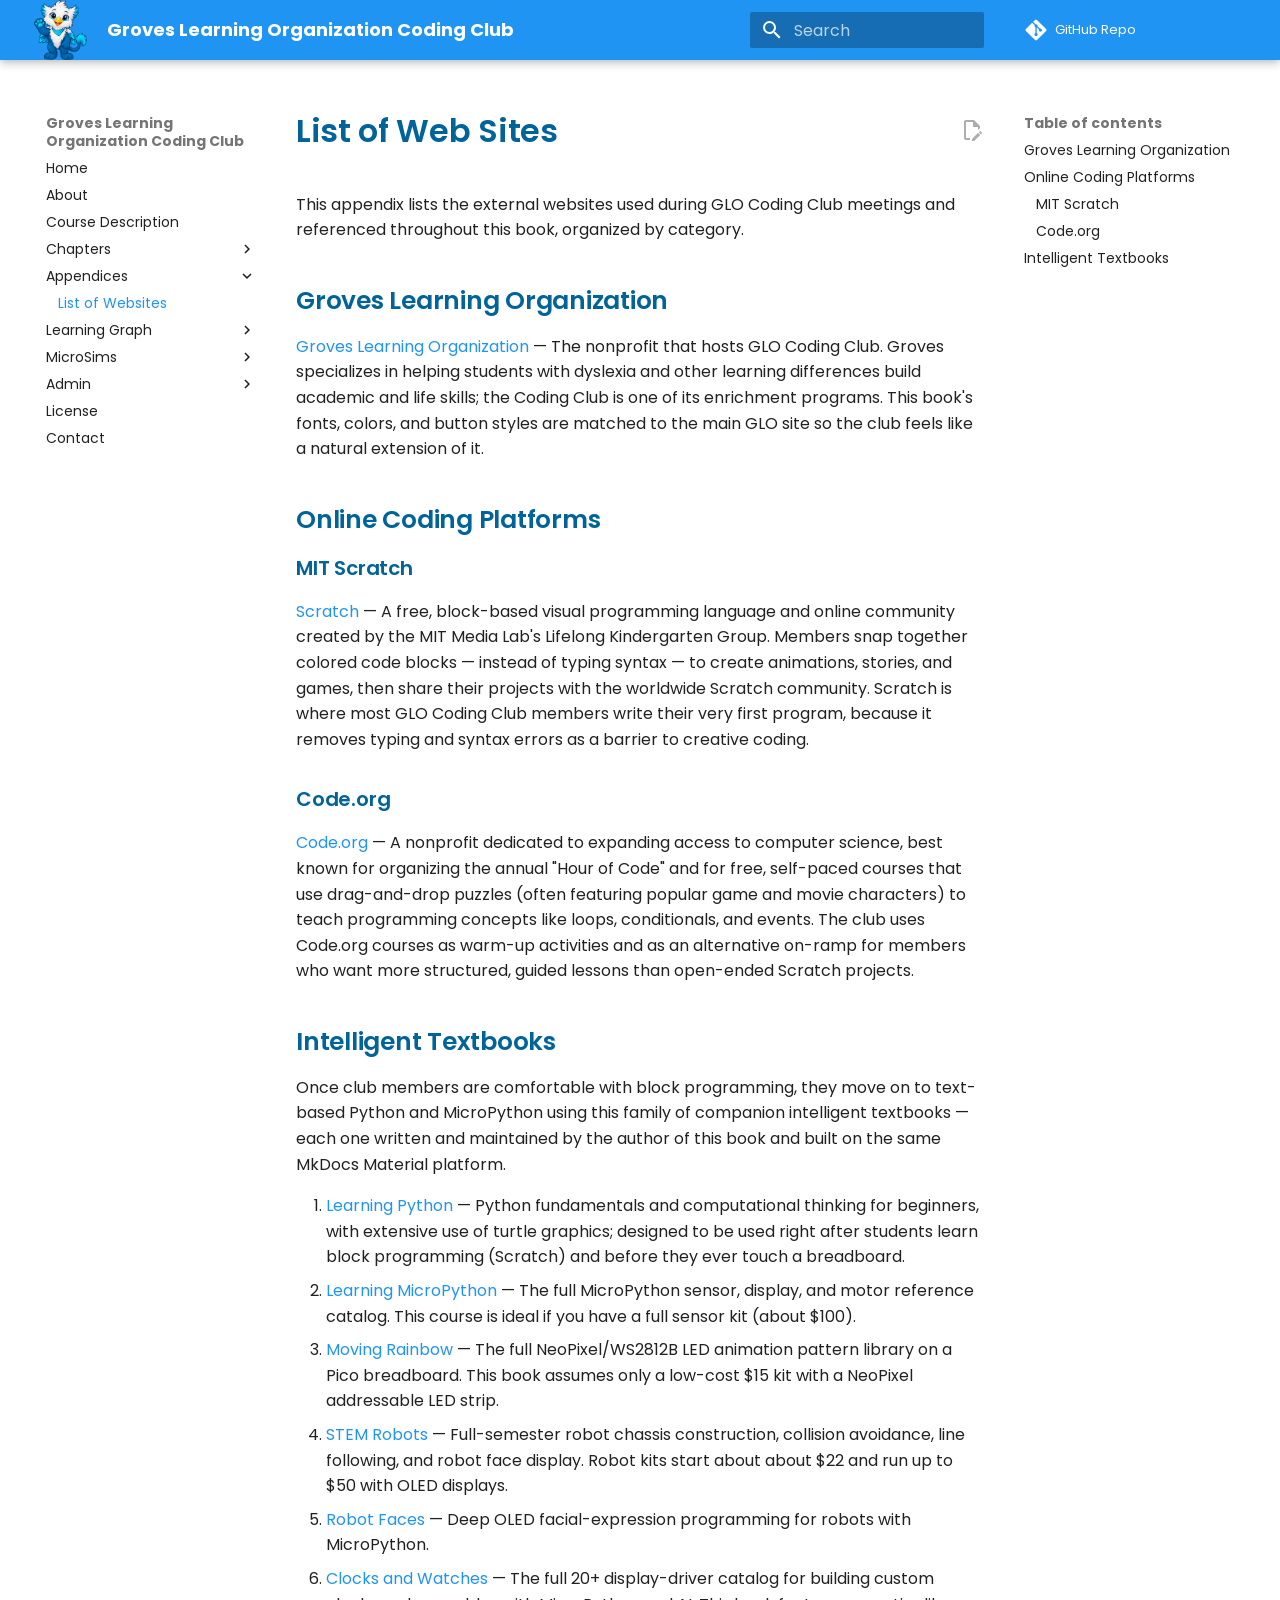
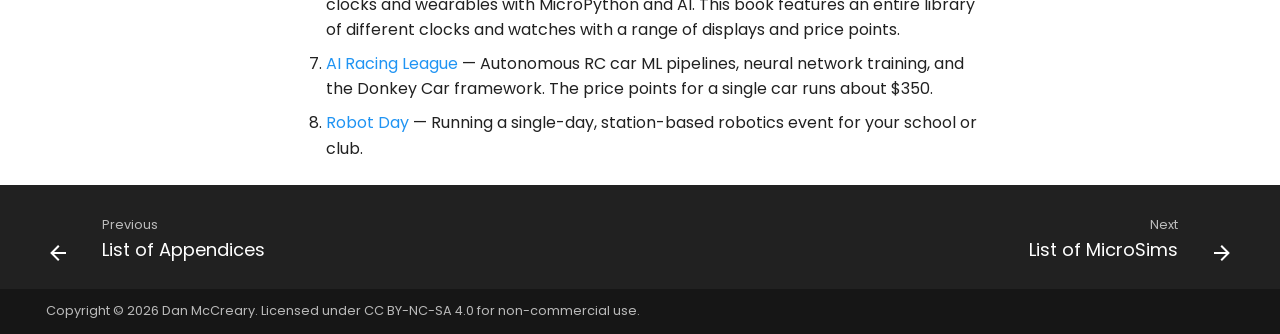
<file: appendices/list-of-websites/index.html>
<!doctype html>
<html lang="en" class="no-js">
  <head>
    
      <meta charset="utf-8">
      <meta name="viewport" content="width=device-width,initial-scale=1">
      
        <meta name="description" content="An interactive textbook for learning coding through creative projects at GLO Coding Club.">
      
      
        <meta name="author" content="Dan McCreary">
      
      
        <link rel="canonical" href="https://dmccreary.github.io/glo-coding-club/appendices/list-of-websites/">
      
      
        <link rel="prev" href="../">
      
      
        <link rel="next" href="../../sims/">
      
      
      <link rel="icon" href="../../assets/images/favicon.png">
      <meta name="generator" content="mkdocs-1.6.1, mkdocs-material-9.5.43">
    
    
      
        <title>List of Websites - Groves Learning Organization Coding Club</title>
      
    
    
      <link rel="stylesheet" href="../../assets/stylesheets/main.0253249f.min.css">
      
        
        <link rel="stylesheet" href="../../assets/stylesheets/palette.06af60db.min.css">
      
      


    
    
      
    
    
      
        
        
        <link rel="preconnect" href="https://fonts.gstatic.com" crossorigin>
        <link rel="stylesheet" href="https://fonts.googleapis.com/css?family=Poppins:300,300i,400,400i,700,700i%7CRoboto+Mono:400,400i,700,700i&display=fallback">
        <style>:root{--md-text-font:"Poppins";--md-code-font:"Roboto Mono"}</style>
      
    
    
      <link rel="stylesheet" href="../../css/extra.css">
    
    <script>__md_scope=new URL("../..",location),__md_hash=e=>[...e].reduce(((e,_)=>(e<<5)-e+_.charCodeAt(0)),0),__md_get=(e,_=localStorage,t=__md_scope)=>JSON.parse(_.getItem(t.pathname+"."+e)),__md_set=(e,_,t=localStorage,a=__md_scope)=>{try{t.setItem(a.pathname+"."+e,JSON.stringify(_))}catch(e){}}</script>
    
      

    
    
    
  </head>
  
  
    
    
    
    
    
    <body dir="ltr" data-md-color-scheme="default" data-md-color-primary="blue" data-md-color-accent="cyan">
  
    
    <input class="md-toggle" data-md-toggle="drawer" type="checkbox" id="__drawer" autocomplete="off">
    <input class="md-toggle" data-md-toggle="search" type="checkbox" id="__search" autocomplete="off">
    <label class="md-overlay" for="__drawer"></label>
    <div data-md-component="skip">
      
        
        <a href="#list-of-web-sites" class="md-skip">
          Skip to content
        </a>
      
    </div>
    <div data-md-component="announce">
      
    </div>
    
    
      

  

<header class="md-header md-header--shadow" data-md-component="header">
  <nav class="md-header__inner md-grid" aria-label="Header">
    <a href="../.." title="Groves Learning Organization Coding Club" class="md-header__button md-logo" aria-label="Groves Learning Organization Coding Club" data-md-component="logo">
      
  <img src="../../img/mascot/welcome.png" alt="logo">

    </a>
    <label class="md-header__button md-icon" for="__drawer">
      
      <svg xmlns="http://www.w3.org/2000/svg" viewBox="0 0 24 24"><path d="M3 6h18v2H3zm0 5h18v2H3zm0 5h18v2H3z"/></svg>
    </label>
    <div class="md-header__title" data-md-component="header-title">
      <div class="md-header__ellipsis">
        <div class="md-header__topic">
          <span class="md-ellipsis">
            Groves Learning Organization Coding Club
          </span>
        </div>
        <div class="md-header__topic" data-md-component="header-topic">
          <span class="md-ellipsis">
            
              List of Websites
            
          </span>
        </div>
      </div>
    </div>
    
      
    
    
    
    
      <label class="md-header__button md-icon" for="__search">
        
        <svg xmlns="http://www.w3.org/2000/svg" viewBox="0 0 24 24"><path d="M9.5 3A6.5 6.5 0 0 1 16 9.5c0 1.61-.59 3.09-1.56 4.23l.27.27h.79l5 5-1.5 1.5-5-5v-.79l-.27-.27A6.52 6.52 0 0 1 9.5 16 6.5 6.5 0 0 1 3 9.5 6.5 6.5 0 0 1 9.5 3m0 2C7 5 5 7 5 9.5S7 14 9.5 14 14 12 14 9.5 12 5 9.5 5"/></svg>
      </label>
      <div class="md-search" data-md-component="search" role="dialog">
  <label class="md-search__overlay" for="__search"></label>
  <div class="md-search__inner" role="search">
    <form class="md-search__form" name="search">
      <input type="text" class="md-search__input" name="query" aria-label="Search" placeholder="Search" autocapitalize="off" autocorrect="off" autocomplete="off" spellcheck="false" data-md-component="search-query" required>
      <label class="md-search__icon md-icon" for="__search">
        
        <svg xmlns="http://www.w3.org/2000/svg" viewBox="0 0 24 24"><path d="M9.5 3A6.5 6.5 0 0 1 16 9.5c0 1.61-.59 3.09-1.56 4.23l.27.27h.79l5 5-1.5 1.5-5-5v-.79l-.27-.27A6.52 6.52 0 0 1 9.5 16 6.5 6.5 0 0 1 3 9.5 6.5 6.5 0 0 1 9.5 3m0 2C7 5 5 7 5 9.5S7 14 9.5 14 14 12 14 9.5 12 5 9.5 5"/></svg>
        
        <svg xmlns="http://www.w3.org/2000/svg" viewBox="0 0 24 24"><path d="M20 11v2H8l5.5 5.5-1.42 1.42L4.16 12l7.92-7.92L13.5 5.5 8 11z"/></svg>
      </label>
      <nav class="md-search__options" aria-label="Search">
        
          <a href="javascript:void(0)" class="md-search__icon md-icon" title="Share" aria-label="Share" data-clipboard data-clipboard-text="" data-md-component="search-share" tabindex="-1">
            
            <svg xmlns="http://www.w3.org/2000/svg" viewBox="0 0 24 24"><path d="M18 16.08c-.76 0-1.44.3-1.96.77L8.91 12.7c.05-.23.09-.46.09-.7s-.04-.47-.09-.7l7.05-4.11c.54.5 1.25.81 2.04.81a3 3 0 0 0 3-3 3 3 0 0 0-3-3 3 3 0 0 0-3 3c0 .24.04.47.09.7L8.04 9.81C7.5 9.31 6.79 9 6 9a3 3 0 0 0-3 3 3 3 0 0 0 3 3c.79 0 1.5-.31 2.04-.81l7.12 4.15c-.05.21-.08.43-.08.66 0 1.61 1.31 2.91 2.92 2.91s2.92-1.3 2.92-2.91A2.92 2.92 0 0 0 18 16.08"/></svg>
          </a>
        
        <button type="reset" class="md-search__icon md-icon" title="Clear" aria-label="Clear" tabindex="-1">
          
          <svg xmlns="http://www.w3.org/2000/svg" viewBox="0 0 24 24"><path d="M19 6.41 17.59 5 12 10.59 6.41 5 5 6.41 10.59 12 5 17.59 6.41 19 12 13.41 17.59 19 19 17.59 13.41 12z"/></svg>
        </button>
      </nav>
      
        <div class="md-search__suggest" data-md-component="search-suggest"></div>
      
    </form>
    <div class="md-search__output">
      <div class="md-search__scrollwrap" tabindex="0" data-md-scrollfix>
        <div class="md-search-result" data-md-component="search-result">
          <div class="md-search-result__meta">
            Initializing search
          </div>
          <ol class="md-search-result__list" role="presentation"></ol>
        </div>
      </div>
    </div>
  </div>
</div>
    
    
      <div class="md-header__source">
        <a href="https://github.com/dmccreary/glo-coding-club" title="Go to repository" class="md-source" data-md-component="source">
  <div class="md-source__icon md-icon">
    
    <svg xmlns="http://www.w3.org/2000/svg" viewBox="0 0 448 512"><!--! Font Awesome Free 6.6.0 by @fontawesome - https://fontawesome.com License - https://fontawesome.com/license/free (Icons: CC BY 4.0, Fonts: SIL OFL 1.1, Code: MIT License) Copyright 2024 Fonticons, Inc.--><path d="M439.55 236.05 244 40.45a28.87 28.87 0 0 0-40.81 0l-40.66 40.63 51.52 51.52c27.06-9.14 52.68 16.77 43.39 43.68l49.66 49.66c34.23-11.8 61.18 31 35.47 56.69-26.49 26.49-70.21-2.87-56-37.34L240.22 199v121.85c25.3 12.54 22.26 41.85 9.08 55a34.34 34.34 0 0 1-48.55 0c-17.57-17.6-11.07-46.91 11.25-56v-123c-20.8-8.51-24.6-30.74-18.64-45L142.57 101 8.45 235.14a28.86 28.86 0 0 0 0 40.81l195.61 195.6a28.86 28.86 0 0 0 40.8 0l194.69-194.69a28.86 28.86 0 0 0 0-40.81"/></svg>
  </div>
  <div class="md-source__repository">
    GitHub Repo
  </div>
</a>
      </div>
    
  </nav>
  
</header>
    
    <div class="md-container" data-md-component="container">
      
      
        
          
        
      
      <main class="md-main" data-md-component="main">
        <div class="md-main__inner md-grid">
          
            
              
              <div class="md-sidebar md-sidebar--primary" data-md-component="sidebar" data-md-type="navigation" >
                <div class="md-sidebar__scrollwrap">
                  <div class="md-sidebar__inner">
                    



<nav class="md-nav md-nav--primary" aria-label="Navigation" data-md-level="0">
  <label class="md-nav__title" for="__drawer">
    <a href="../.." title="Groves Learning Organization Coding Club" class="md-nav__button md-logo" aria-label="Groves Learning Organization Coding Club" data-md-component="logo">
      
  <img src="../../img/mascot/welcome.png" alt="logo">

    </a>
    Groves Learning Organization Coding Club
  </label>
  
    <div class="md-nav__source">
      <a href="https://github.com/dmccreary/glo-coding-club" title="Go to repository" class="md-source" data-md-component="source">
  <div class="md-source__icon md-icon">
    
    <svg xmlns="http://www.w3.org/2000/svg" viewBox="0 0 448 512"><!--! Font Awesome Free 6.6.0 by @fontawesome - https://fontawesome.com License - https://fontawesome.com/license/free (Icons: CC BY 4.0, Fonts: SIL OFL 1.1, Code: MIT License) Copyright 2024 Fonticons, Inc.--><path d="M439.55 236.05 244 40.45a28.87 28.87 0 0 0-40.81 0l-40.66 40.63 51.52 51.52c27.06-9.14 52.68 16.77 43.39 43.68l49.66 49.66c34.23-11.8 61.18 31 35.47 56.69-26.49 26.49-70.21-2.87-56-37.34L240.22 199v121.85c25.3 12.54 22.26 41.85 9.08 55a34.34 34.34 0 0 1-48.55 0c-17.57-17.6-11.07-46.91 11.25-56v-123c-20.8-8.51-24.6-30.74-18.64-45L142.57 101 8.45 235.14a28.86 28.86 0 0 0 0 40.81l195.61 195.6a28.86 28.86 0 0 0 40.8 0l194.69-194.69a28.86 28.86 0 0 0 0-40.81"/></svg>
  </div>
  <div class="md-source__repository">
    GitHub Repo
  </div>
</a>
    </div>
  
  <ul class="md-nav__list" data-md-scrollfix>
    
      
      
  
  
  
  
    <li class="md-nav__item">
      <a href="../.." class="md-nav__link">
        
  
  <span class="md-ellipsis">
    Home
  </span>
  

      </a>
    </li>
  

    
      
      
  
  
  
  
    <li class="md-nav__item">
      <a href="../../about/" class="md-nav__link">
        
  
  <span class="md-ellipsis">
    About
  </span>
  

      </a>
    </li>
  

    
      
      
  
  
  
  
    <li class="md-nav__item">
      <a href="../../course-description.md" class="md-nav__link">
        
  
  <span class="md-ellipsis">
    Course Description
  </span>
  

      </a>
    </li>
  

    
      
      
  
  
  
  
    
    
      
        
      
    
    
    
      
        
        
      
    
    <li class="md-nav__item md-nav__item--pruned md-nav__item--nested">
      
        
  
  
    <a href="../../chapters/index.md" class="md-nav__link">
      
  
  <span class="md-ellipsis">
    Chapters
  </span>
  

      
        <span class="md-nav__icon md-icon"></span>
      
    </a>
  

      
    </li>
  

    
      
      
  
  
    
  
  
  
    
    
      
        
          
        
      
        
      
    
    
    
      
    
    <li class="md-nav__item md-nav__item--active md-nav__item--nested">
      
        
        
        <input class="md-nav__toggle md-toggle " type="checkbox" id="__nav_5" checked>
        
          
          
          <div class="md-nav__link md-nav__container">
            <a href="../" class="md-nav__link ">
              
  
  <span class="md-ellipsis">
    Appendices
  </span>
  

            </a>
            
              
              <label class="md-nav__link " for="__nav_5" id="__nav_5_label" tabindex="0">
                <span class="md-nav__icon md-icon"></span>
              </label>
            
          </div>
        
        <nav class="md-nav" data-md-level="1" aria-labelledby="__nav_5_label" aria-expanded="true">
          <label class="md-nav__title" for="__nav_5">
            <span class="md-nav__icon md-icon"></span>
            Appendices
          </label>
          <ul class="md-nav__list" data-md-scrollfix>
            
              
            
              
                
  
  
    
  
  
  
    <li class="md-nav__item md-nav__item--active">
      
      <input class="md-nav__toggle md-toggle" type="checkbox" id="__toc">
      
      
        
      
      
        <label class="md-nav__link md-nav__link--active" for="__toc">
          
  
  <span class="md-ellipsis">
    List of Websites
  </span>
  

          <span class="md-nav__icon md-icon"></span>
        </label>
      
      <a href="./" class="md-nav__link md-nav__link--active">
        
  
  <span class="md-ellipsis">
    List of Websites
  </span>
  

      </a>
      
        

<nav class="md-nav md-nav--secondary" aria-label="Table of contents">
  
  
  
    
  
  
    <label class="md-nav__title" for="__toc">
      <span class="md-nav__icon md-icon"></span>
      Table of contents
    </label>
    <ul class="md-nav__list" data-md-component="toc" data-md-scrollfix>
      
        <li class="md-nav__item">
  <a href="#groves-learning-organization" class="md-nav__link">
    <span class="md-ellipsis">
      Groves Learning Organization
    </span>
  </a>
  
</li>
      
        <li class="md-nav__item">
  <a href="#online-coding-platforms" class="md-nav__link">
    <span class="md-ellipsis">
      Online Coding Platforms
    </span>
  </a>
  
    <nav class="md-nav" aria-label="Online Coding Platforms">
      <ul class="md-nav__list">
        
          <li class="md-nav__item">
  <a href="#mit-scratch" class="md-nav__link">
    <span class="md-ellipsis">
      MIT Scratch
    </span>
  </a>
  
</li>
        
          <li class="md-nav__item">
  <a href="#codeorg" class="md-nav__link">
    <span class="md-ellipsis">
      Code.org
    </span>
  </a>
  
</li>
        
      </ul>
    </nav>
  
</li>
      
        <li class="md-nav__item">
  <a href="#intelligent-textbooks" class="md-nav__link">
    <span class="md-ellipsis">
      Intelligent Textbooks
    </span>
  </a>
  
</li>
      
    </ul>
  
</nav>
      
    </li>
  

              
            
          </ul>
        </nav>
      
    </li>
  

    
      
      
  
  
  
  
    
    
      
        
      
    
    
    
      
        
        
      
    
    <li class="md-nav__item md-nav__item--pruned md-nav__item--nested">
      
        
  
  
    <a href="../../learning-graph/index.md" class="md-nav__link">
      
  
  <span class="md-ellipsis">
    Learning Graph
  </span>
  

      
        <span class="md-nav__icon md-icon"></span>
      
    </a>
  

      
    </li>
  

    
      
      
  
  
  
  
    
    
      
        
          
        
      
    
    
    
      
        
        
      
    
    <li class="md-nav__item md-nav__item--pruned md-nav__item--nested">
      
        
  
  
    <a href="../../sims/" class="md-nav__link">
      
  
  <span class="md-ellipsis">
    MicroSims
  </span>
  

      
        <span class="md-nav__icon md-icon"></span>
      
    </a>
  

      
    </li>
  

    
      
      
  
  
  
  
    
    
      
        
      
    
    
    
      
        
        
      
    
    <li class="md-nav__item md-nav__item--pruned md-nav__item--nested">
      
        
  
  
    <a href="../../admin/mascot-test/" class="md-nav__link">
      
  
  <span class="md-ellipsis">
    Admin
  </span>
  

      
        <span class="md-nav__icon md-icon"></span>
      
    </a>
  

      
    </li>
  

    
      
      
  
  
  
  
    <li class="md-nav__item">
      <a href="../../license/" class="md-nav__link">
        
  
  <span class="md-ellipsis">
    License
  </span>
  

      </a>
    </li>
  

    
      
      
  
  
  
  
    <li class="md-nav__item">
      <a href="../../contact/" class="md-nav__link">
        
  
  <span class="md-ellipsis">
    Contact
  </span>
  

      </a>
    </li>
  

    
  </ul>
</nav>
                  </div>
                </div>
              </div>
            
            
              
              <div class="md-sidebar md-sidebar--secondary" data-md-component="sidebar" data-md-type="toc" >
                <div class="md-sidebar__scrollwrap">
                  <div class="md-sidebar__inner">
                    

<nav class="md-nav md-nav--secondary" aria-label="Table of contents">
  
  
  
    
  
  
    <label class="md-nav__title" for="__toc">
      <span class="md-nav__icon md-icon"></span>
      Table of contents
    </label>
    <ul class="md-nav__list" data-md-component="toc" data-md-scrollfix>
      
        <li class="md-nav__item">
  <a href="#groves-learning-organization" class="md-nav__link">
    <span class="md-ellipsis">
      Groves Learning Organization
    </span>
  </a>
  
</li>
      
        <li class="md-nav__item">
  <a href="#online-coding-platforms" class="md-nav__link">
    <span class="md-ellipsis">
      Online Coding Platforms
    </span>
  </a>
  
    <nav class="md-nav" aria-label="Online Coding Platforms">
      <ul class="md-nav__list">
        
          <li class="md-nav__item">
  <a href="#mit-scratch" class="md-nav__link">
    <span class="md-ellipsis">
      MIT Scratch
    </span>
  </a>
  
</li>
        
          <li class="md-nav__item">
  <a href="#codeorg" class="md-nav__link">
    <span class="md-ellipsis">
      Code.org
    </span>
  </a>
  
</li>
        
      </ul>
    </nav>
  
</li>
      
        <li class="md-nav__item">
  <a href="#intelligent-textbooks" class="md-nav__link">
    <span class="md-ellipsis">
      Intelligent Textbooks
    </span>
  </a>
  
</li>
      
    </ul>
  
</nav>
                  </div>
                </div>
              </div>
            
          
          
            <div class="md-content" data-md-component="content">
              <article class="md-content__inner md-typeset">
                
                  

  
    <a href="https://github.com/dmccreary/glo-coding-club/blob/main/docs/appendices/list-of-websites.md" title="Edit this page" class="md-content__button md-icon">
      
      <svg xmlns="http://www.w3.org/2000/svg" viewBox="0 0 24 24"><path d="M10 20H6V4h7v5h5v3.1l2-2V8l-6-6H6c-1.1 0-2 .9-2 2v16c0 1.1.9 2 2 2h4zm10.2-7c.1 0 .3.1.4.2l1.3 1.3c.2.2.2.6 0 .8l-1 1-2.1-2.1 1-1c.1-.1.2-.2.4-.2m0 3.9L14.1 23H12v-2.1l6.1-6.1z"/></svg>
    </a>
  
  


<h1 id="list-of-web-sites">List of Web Sites<a class="headerlink" href="#list-of-web-sites" title="Permanent link">&para;</a></h1>
<p>This appendix lists the external websites used during GLO Coding Club
meetings and referenced throughout this book, organized by category.</p>
<h2 id="groves-learning-organization">Groves Learning Organization<a class="headerlink" href="#groves-learning-organization" title="Permanent link">&para;</a></h2>
<p><a href="https://www.groveslearning.org/">Groves Learning Organization</a> — The nonprofit that hosts GLO Coding Club. Groves specializes in helping students with dyslexia and other learning differences build academic and life skills; the Coding Club is one of its enrichment programs. This book's fonts, colors, and button styles are matched to the main GLO site so the club feels like a natural extension of it.</p>
<h2 id="online-coding-platforms">Online Coding Platforms<a class="headerlink" href="#online-coding-platforms" title="Permanent link">&para;</a></h2>
<h3 id="mit-scratch">MIT Scratch<a class="headerlink" href="#mit-scratch" title="Permanent link">&para;</a></h3>
<p><a href="https://scratch.mit.edu/">Scratch</a> — A free, block-based visual programming language and online community created by the MIT Media Lab's Lifelong Kindergarten Group. Members snap together colored code blocks — instead of typing syntax — to create animations, stories, and games, then share their projects with the worldwide Scratch community. Scratch is where most GLO Coding Club members write their very first program, because it removes typing and syntax errors as a barrier to creative coding.</p>
<h3 id="codeorg">Code.org<a class="headerlink" href="#codeorg" title="Permanent link">&para;</a></h3>
<p><a href="https://code.org/">Code.org</a> — A nonprofit dedicated to expanding access to computer science, best known for organizing the annual "Hour of Code" and for free, self-paced courses that use drag-and-drop puzzles (often featuring popular game and movie characters) to teach programming concepts like loops, conditionals, and events. The club uses Code.org courses as warm-up activities and as an alternative on-ramp for members who want more structured, guided lessons than open-ended Scratch projects.</p>
<h2 id="intelligent-textbooks">Intelligent Textbooks<a class="headerlink" href="#intelligent-textbooks" title="Permanent link">&para;</a></h2>
<p>Once club members are comfortable with block programming, they move on to
text-based Python and MicroPython using this family of companion
intelligent textbooks — each one written and maintained by the author of
this book and built on the same MkDocs Material platform.</p>
<ol>
<li><a href="https://dmccreary.github.io/learning-python/">Learning Python</a> — Python fundamentals and computational thinking for beginners, with extensive use of turtle graphics; designed to be used right after students learn block programming (Scratch) and before they ever touch a breadboard.</li>
<li><a href="https://dmccreary.github.io/learning-micropython/">Learning MicroPython</a> — The full MicroPython sensor, display, and motor reference catalog.  This course is ideal if you have a full sensor kit (about $100).</li>
<li><a href="https://dmccreary.github.io/moving-rainbow/">Moving Rainbow</a> — The full NeoPixel/WS2812B LED animation pattern library on a Pico breadboard.  This book assumes only a low-cost $15 kit with a NeoPixel addressable LED strip.</li>
<li><a href="https://dmccreary.github.io/stem-robots/">STEM Robots</a> — Full-semester robot chassis construction, collision avoidance, line following, and robot face display.  Robot kits start about about $22 and run up to $50 with OLED displays.</li>
<li><a href="https://dmccreary.github.io/robot-faces/">Robot Faces</a> — Deep OLED facial-expression programming for robots with MicroPython.</li>
<li><a href="https://dmccreary.github.io/clocks-and-watches/">Clocks and Watches</a> — The full 20+ display-driver catalog for building custom clocks and wearables with MicroPython and AI.  This book features an entire library of different clocks and watches with a range of displays and price points.</li>
<li><a href="https://dmccreary.github.io/ai-racing-league/">AI Racing League</a> — Autonomous RC car ML pipelines, neural network training, and the Donkey Car framework.  The price points for a single car runs about $350.</li>
<li><a href="https://dmccreary.github.io/robot-day/">Robot Day</a> — Running a single-day, station-based robotics event for your school or club.</li>
</ol>












                
              </article>
            </div>
          
          
<script>var target=document.getElementById(location.hash.slice(1));target&&target.name&&(target.checked=target.name.startsWith("__tabbed_"))</script>
        </div>
        
          <button type="button" class="md-top md-icon" data-md-component="top" hidden>
  
  <svg xmlns="http://www.w3.org/2000/svg" viewBox="0 0 24 24"><path d="M13 20h-2V8l-5.5 5.5-1.42-1.42L12 4.16l7.92 7.92-1.42 1.42L13 8z"/></svg>
  Back to top
</button>
        
      </main>
      
        <footer class="md-footer">
  
    
      
      <nav class="md-footer__inner md-grid" aria-label="Footer" >
        
          
          <a href="../" class="md-footer__link md-footer__link--prev" aria-label="Previous: List of Appendices">
            <div class="md-footer__button md-icon">
              
              <svg xmlns="http://www.w3.org/2000/svg" viewBox="0 0 24 24"><path d="M20 11v2H8l5.5 5.5-1.42 1.42L4.16 12l7.92-7.92L13.5 5.5 8 11z"/></svg>
            </div>
            <div class="md-footer__title">
              <span class="md-footer__direction">
                Previous
              </span>
              <div class="md-ellipsis">
                List of Appendices
              </div>
            </div>
          </a>
        
        
          
          <a href="../../sims/" class="md-footer__link md-footer__link--next" aria-label="Next: List of MicroSims">
            <div class="md-footer__title">
              <span class="md-footer__direction">
                Next
              </span>
              <div class="md-ellipsis">
                List of MicroSims
              </div>
            </div>
            <div class="md-footer__button md-icon">
              
              <svg xmlns="http://www.w3.org/2000/svg" viewBox="0 0 24 24"><path d="M4 11v2h12l-5.5 5.5 1.42 1.42L19.84 12l-7.92-7.92L10.5 5.5 16 11z"/></svg>
            </div>
          </a>
        
      </nav>
    
  
  <div class="md-footer-meta md-typeset">
    <div class="md-footer-meta__inner md-grid">
      <div class="md-copyright">
  
    <div class="md-copyright__highlight">
      Copyright &copy; 2026 Dan McCreary. Licensed under <a href="license/">CC BY-NC-SA 4.0</a> for non-commercial use.
    </div>
  
  
</div>
      
    </div>
  </div>
</footer>
      
    </div>
    <div class="md-dialog" data-md-component="dialog">
      <div class="md-dialog__inner md-typeset"></div>
    </div>
    
    
    <script id="__config" type="application/json">{"base": "../..", "features": ["content.code.copy", "content.action.edit", "navigation.expand", "navigation.path", "navigation.prune", "navigation.indexes", "navigation.top", "navigation.footer", "toc.follow", "search.suggest", "search.highlight", "search.share"], "search": "../../assets/javascripts/workers/search.6ce7567c.min.js", "translations": {"clipboard.copied": "Copied to clipboard", "clipboard.copy": "Copy to clipboard", "search.result.more.one": "1 more on this page", "search.result.more.other": "# more on this page", "search.result.none": "No matching documents", "search.result.one": "1 matching document", "search.result.other": "# matching documents", "search.result.placeholder": "Type to start searching", "search.result.term.missing": "Missing", "select.version": "Select version"}}</script>
    
    
      <script src="../../assets/javascripts/bundle.83f73b43.min.js"></script>
      
    
  </body>
</html>
</file>
<file: css/extra.css>
/* ---------------------------------------------------------------------
   GLO brand styling, matched to https://www.groveslearning.org/
   (Poppins font, primary blue #00649B, accent cyan #01BADE, body text
   #404040). Font family is set via theme.font.text in mkdocs.yml; the
   colors below override Material's default CSS custom properties.
   Navigation structure/features are untouched — this file only affects
   typography and color.
   --------------------------------------------------------------------- */
:root {
  --md-primary-fg-color: #00649b;
  --md-primary-fg-color--light: #01bade;
  --md-primary-fg-color--dark: #004a75;
  --md-accent-fg-color: #01bade;
  --md-accent-fg-color--transparent: #01bade1a;
  --md-accent-bg-color: #ffffff;
  --md-accent-bg-color--light: #ffffffb3;

  /* Body text color, matching groveslearning.org's article copy */
  --md-typeset-color: #404040;
}

.md-typeset h1,
.md-typeset h2,
.md-typeset h3 {
  color: #00649b;
  font-weight: 600;
}

/* Pill-shaped buttons, matching the "Contact Us" button style used
   throughout groveslearning.org */
.md-typeset .md-button {
  border-radius: 27px;
  font-weight: 600;
  padding: 0.5em 1.6em;
}

.md-header__button.md-logo {
    margin: 0;
    padding: 0;
}
.md-header__button.md-logo img, .md-header__button.md-logo svg {
    height: 60px;
    width: auto;
    /*
    object-fit: contain;
    background-color: #aaaaaa;
    border-radius: 50%;
    padding: 4px;
    box-sizing: border-box;
    box-shadow: 0 1px 3px rgba(0, 0, 0, 0.25);
    */
}

/* Container to control the iframe size and scaling */
.iframe-container {
    width: 100%;
    position: relative;
    overflow: hidden;
  }

  /* Iframe styles */
  iframe {
    width: 100%;
    border: solid 2px blue;
  }

  /* if a div with <div class="upper-alpha"> wraps a list, then number A.B.C.D etc */
  /* this requires that the markdown extension md_in_html is enabled in the mkdocs.yml file */
  .upper-alpha ol {
    list-style-type: upper-alpha;
  }

/* Styling for the Copy Button */
.admonition.prompt {
  position: relative;
}

.admonition.prompt .copy-button {
  position: absolute;
  top: 4px;
  right: 6px;
  background-color: #0056d6;
  color: white;
  border: none;
  border-radius: 5px;
  padding: 0.3rem 0.3rem;
  cursor: pointer;
  font-size: 0.7rem;
}

.admonition.prompt .copy-button:hover {
  background-color: #0041a4; /* Darker blue on hover */
}

/* MicroSim build-status indicators in the nav.
   Material Community renders <span class="md-status md-status--<name>"> as
   an empty span and paints the icon via a CSS `mask-image` driven by the
   --md-status--<name> custom property. Material only ships variables for
   `new`, `deprecated`, and `encrypted`, so we define our own here.
   The visible color comes from the :after background-color, NOT from `color`,
   because the SVG is applied as a mask.

   Footgun warning: do NOT add `theme.icon.status` to mkdocs.yml to try to
   set these icons — that key is silently Insiders-only on the Material
   community edition and the icons will fall back to the generic "i in a
   circle" indicator with no warning at build time. The CSS variables below
   are the load-bearing piece on community Material. */
:root {
  /* Filled circle (Material Design Icons "circle") */
  --md-status--scaffold: url('data:image/svg+xml;charset=utf-8,<svg xmlns="http://www.w3.org/2000/svg" viewBox="0 0 24 24"><path d="M12,2A10,10 0 0,1 22,12A10,10 0 0,1 12,22A10,10 0 0,1 2,12A10,10 0 0,1 12,2Z"/></svg>');
  --md-status--built: url('data:image/svg+xml;charset=utf-8,<svg xmlns="http://www.w3.org/2000/svg" viewBox="0 0 24 24"><path d="M12,2A10,10 0 0,1 22,12A10,10 0 0,1 12,22A10,10 0 0,1 2,12A10,10 0 0,1 12,2Z"/></svg>');
  /* Check-circle (Material Design Icons "check-circle") */
  --md-status--approved: url('data:image/svg+xml;charset=utf-8,<svg xmlns="http://www.w3.org/2000/svg" viewBox="0 0 24 24"><path d="M12,2A10,10 0 0,1 22,12A10,10 0 0,1 12,22A10,10 0 0,1 2,12A10,10 0 0,1 12,2M11,16.5L18,9.5L16.59,8.09L11,13.67L7.91,10.59L6.5,12L11,16.5Z"/></svg>');
}

.md-status--scaffold:after {
  background-color: #d32f2f; /* red — scaffold, not yet implemented */
  -webkit-mask-image: var(--md-status--scaffold);
          mask-image: var(--md-status--scaffold);
}
.md-status--built:after {
  background-color: #f57c00; /* orange — built, awaiting review */
  -webkit-mask-image: var(--md-status--built);
          mask-image: var(--md-status--built);
}
.md-status--approved:after {
  background-color: #388e3c; /* green — approved */
  -webkit-mask-image: var(--md-status--approved);
          mask-image: var(--md-status--approved);
}

/* Material's default :hover rule swaps the background to currentcolor (the
   nav text color) which would erase our reds/oranges/greens. Pin the hover
   color to a darker shade of the status color instead.
   Use a same-hue darken (e.g. Orange 700 → Orange 800), not a value drop
   that crosses into a redder hue (Orange 700 → Orange 900 reads as red). */
.md-status--scaffold:hover:after { background-color: #b71c1c; }
.md-status--built:hover:after    { background-color: #ef6c00; }
.md-status--approved:hover:after { background-color: #1b5e20; }
</file>
<file: assets/stylesheets/main.0253249f.min.css>
@charset "UTF-8";html{-webkit-text-size-adjust:none;-moz-text-size-adjust:none;text-size-adjust:none;box-sizing:border-box}*,:after,:before{box-sizing:inherit}@media (prefers-reduced-motion){*,:after,:before{transition:none!important}}body{margin:0}a,button,input,label{-webkit-tap-highlight-color:transparent}a{color:inherit;text-decoration:none}hr{border:0;box-sizing:initial;display:block;height:.05rem;overflow:visible;padding:0}small{font-size:80%}sub,sup{line-height:1em}img{border-style:none}table{border-collapse:initial;border-spacing:0}td,th{font-weight:400;vertical-align:top}button{background:#0000;border:0;font-family:inherit;font-size:inherit;margin:0;padding:0}input{border:0;outline:none}:root{--md-primary-fg-color:#4051b5;--md-primary-fg-color--light:#5d6cc0;--md-primary-fg-color--dark:#303fa1;--md-primary-bg-color:#fff;--md-primary-bg-color--light:#ffffffb3;--md-accent-fg-color:#526cfe;--md-accent-fg-color--transparent:#526cfe1a;--md-accent-bg-color:#fff;--md-accent-bg-color--light:#ffffffb3}[data-md-color-scheme=default]{color-scheme:light}[data-md-color-scheme=default] img[src$="#gh-dark-mode-only"],[data-md-color-scheme=default] img[src$="#only-dark"]{display:none}:root,[data-md-color-scheme=default]{--md-hue:225deg;--md-default-fg-color:#000000de;--md-default-fg-color--light:#0000008a;--md-default-fg-color--lighter:#00000052;--md-default-fg-color--lightest:#00000012;--md-default-bg-color:#fff;--md-default-bg-color--light:#ffffffb3;--md-default-bg-color--lighter:#ffffff4d;--md-default-bg-color--lightest:#ffffff1f;--md-code-fg-color:#36464e;--md-code-bg-color:#f5f5f5;--md-code-hl-color:#4287ff;--md-code-hl-color--light:#4287ff1a;--md-code-hl-number-color:#d52a2a;--md-code-hl-special-color:#db1457;--md-code-hl-function-color:#a846b9;--md-code-hl-constant-color:#6e59d9;--md-code-hl-keyword-color:#3f6ec6;--md-code-hl-string-color:#1c7d4d;--md-code-hl-name-color:var(--md-code-fg-color);--md-code-hl-operator-color:var(--md-default-fg-color--light);--md-code-hl-punctuation-color:var(--md-default-fg-color--light);--md-code-hl-comment-color:var(--md-default-fg-color--light);--md-code-hl-generic-color:var(--md-default-fg-color--light);--md-code-hl-variable-color:var(--md-default-fg-color--light);--md-typeset-color:var(--md-default-fg-color);--md-typeset-a-color:var(--md-primary-fg-color);--md-typeset-del-color:#f5503d26;--md-typeset-ins-color:#0bd57026;--md-typeset-kbd-color:#fafafa;--md-typeset-kbd-accent-color:#fff;--md-typeset-kbd-border-color:#b8b8b8;--md-typeset-mark-color:#ffff0080;--md-typeset-table-color:#0000001f;--md-typeset-table-color--light:rgba(0,0,0,.035);--md-admonition-fg-color:var(--md-default-fg-color);--md-admonition-bg-color:var(--md-default-bg-color);--md-warning-fg-color:#000000de;--md-warning-bg-color:#ff9;--md-footer-fg-color:#fff;--md-footer-fg-color--light:#ffffffb3;--md-footer-fg-color--lighter:#ffffff73;--md-footer-bg-color:#000000de;--md-footer-bg-color--dark:#00000052;--md-shadow-z1:0 0.2rem 0.5rem #0000000d,0 0 0.05rem #0000001a;--md-shadow-z2:0 0.2rem 0.5rem #0000001a,0 0 0.05rem #00000040;--md-shadow-z3:0 0.2rem 0.5rem #0003,0 0 0.05rem #00000059}.md-icon svg{fill:currentcolor;display:block;height:1.2rem;width:1.2rem}body{-webkit-font-smoothing:antialiased;-moz-osx-font-smoothing:grayscale;--md-text-font-family:var(--md-text-font,_),-apple-system,BlinkMacSystemFont,Helvetica,Arial,sans-serif;--md-code-font-family:var(--md-code-font,_),SFMono-Regular,Consolas,Menlo,monospace}aside,body,input{font-feature-settings:"kern","liga";color:var(--md-typeset-color);font-family:var(--md-text-font-family)}code,kbd,pre{font-feature-settings:"kern";font-family:var(--md-code-font-family)}:root{--md-typeset-table-sort-icon:url('data:image/svg+xml;charset=utf-8,<svg xmlns="http://www.w3.org/2000/svg" viewBox="0 0 24 24"><path d="m18 21-4-4h3V7h-3l4-4 4 4h-3v10h3M2 19v-2h10v2M2 13v-2h7v2M2 7V5h4v2z"/></svg>');--md-typeset-table-sort-icon--asc:url('data:image/svg+xml;charset=utf-8,<svg xmlns="http://www.w3.org/2000/svg" viewBox="0 0 24 24"><path d="M19 17h3l-4 4-4-4h3V3h2M2 17h10v2H2M6 5v2H2V5m0 6h7v2H2z"/></svg>');--md-typeset-table-sort-icon--desc:url('data:image/svg+xml;charset=utf-8,<svg xmlns="http://www.w3.org/2000/svg" viewBox="0 0 24 24"><path d="M19 7h3l-4-4-4 4h3v14h2M2 17h10v2H2M6 5v2H2V5m0 6h7v2H2z"/></svg>')}.md-typeset{-webkit-print-color-adjust:exact;color-adjust:exact;font-size:.8rem;line-height:1.6}@media print{.md-typeset{font-size:.68rem}}.md-typeset blockquote,.md-typeset dl,.md-typeset figure,.md-typeset ol,.md-typeset pre,.md-typeset ul{margin-bottom:1em;margin-top:1em}.md-typeset h1{color:var(--md-default-fg-color--light);font-size:2em;line-height:1.3;margin:0 0 1.25em}.md-typeset h1,.md-typeset h2{font-weight:300;letter-spacing:-.01em}.md-typeset h2{font-size:1.5625em;line-height:1.4;margin:1.6em 0 .64em}.md-typeset h3{font-size:1.25em;font-weight:400;letter-spacing:-.01em;line-height:1.5;margin:1.6em 0 .8em}.md-typeset h2+h3{margin-top:.8em}.md-typeset h4{font-weight:700;letter-spacing:-.01em;margin:1em 0}.md-typeset h5,.md-typeset h6{color:var(--md-default-fg-color--light);font-size:.8em;font-weight:700;letter-spacing:-.01em;margin:1.25em 0}.md-typeset h5{text-transform:uppercase}.md-typeset hr{border-bottom:.05rem solid var(--md-default-fg-color--lightest);display:flow-root;margin:1.5em 0}.md-typeset a{color:var(--md-typeset-a-color);word-break:break-word}.md-typeset a,.md-typeset a:before{transition:color 125ms}.md-typeset a:focus,.md-typeset a:hover{color:var(--md-accent-fg-color)}.md-typeset a:focus code,.md-typeset a:hover code{background-color:var(--md-accent-fg-color--transparent)}.md-typeset a code{color:currentcolor;transition:background-color 125ms}.md-typeset a.focus-visible{outline-color:var(--md-accent-fg-color);outline-offset:.2rem}.md-typeset code,.md-typeset kbd,.md-typeset pre{color:var(--md-code-fg-color);direction:ltr;font-variant-ligatures:none}@media print{.md-typeset code,.md-typeset kbd,.md-typeset pre{white-space:pre-wrap}}.md-typeset code{background-color:var(--md-code-bg-color);border-radius:.1rem;-webkit-box-decoration-break:clone;box-decoration-break:clone;font-size:.85em;padding:0 .2941176471em;word-break:break-word}.md-typeset code:not(.focus-visible){-webkit-tap-highlight-color:transparent;outline:none}.md-typeset pre{display:flow-root;line-height:1.4;position:relative}.md-typeset pre>code{-webkit-box-decoration-break:slice;box-decoration-break:slice;box-shadow:none;display:block;margin:0;outline-color:var(--md-accent-fg-color);overflow:auto;padding:.7720588235em 1.1764705882em;scrollbar-color:var(--md-default-fg-color--lighter) #0000;scrollbar-width:thin;touch-action:auto;word-break:normal}.md-typeset pre>code:hover{scrollbar-color:var(--md-accent-fg-color) #0000}.md-typeset pre>code::-webkit-scrollbar{height:.2rem;width:.2rem}.md-typeset pre>code::-webkit-scrollbar-thumb{background-color:var(--md-default-fg-color--lighter)}.md-typeset pre>code::-webkit-scrollbar-thumb:hover{background-color:var(--md-accent-fg-color)}.md-typeset kbd{background-color:var(--md-typeset-kbd-color);border-radius:.1rem;box-shadow:0 .1rem 0 .05rem var(--md-typeset-kbd-border-color),0 .1rem 0 var(--md-typeset-kbd-border-color),0 -.1rem .2rem var(--md-typeset-kbd-accent-color) inset;color:var(--md-default-fg-color);display:inline-block;font-size:.75em;padding:0 .6666666667em;vertical-align:text-top;word-break:break-word}.md-typeset mark{background-color:var(--md-typeset-mark-color);-webkit-box-decoration-break:clone;box-decoration-break:clone;color:inherit;word-break:break-word}.md-typeset abbr{border-bottom:.05rem dotted var(--md-default-fg-color--light);cursor:help;text-decoration:none}.md-typeset small{opacity:.75}[dir=ltr] .md-typeset sub,[dir=ltr] .md-typeset sup{margin-left:.078125em}[dir=rtl] .md-typeset sub,[dir=rtl] .md-typeset sup{margin-right:.078125em}[dir=ltr] .md-typeset blockquote{padding-left:.6rem}[dir=rtl] .md-typeset blockquote{padding-right:.6rem}[dir=ltr] .md-typeset blockquote{border-left:.2rem solid var(--md-default-fg-color--lighter)}[dir=rtl] .md-typeset blockquote{border-right:.2rem solid var(--md-default-fg-color--lighter)}.md-typeset blockquote{color:var(--md-default-fg-color--light);margin-left:0;margin-right:0}.md-typeset ul{list-style-type:disc}.md-typeset ul[type]{list-style-type:revert-layer}[dir=ltr] .md-typeset ol,[dir=ltr] .md-typeset ul{margin-left:.625em}[dir=rtl] .md-typeset ol,[dir=rtl] .md-typeset ul{margin-right:.625em}.md-typeset ol,.md-typeset ul{padding:0}.md-typeset ol:not([hidden]),.md-typeset ul:not([hidden]){display:flow-root}.md-typeset ol ol,.md-typeset ul ol{list-style-type:lower-alpha}.md-typeset ol ol ol,.md-typeset ul ol ol{list-style-type:lower-roman}.md-typeset ol ol ol ol,.md-typeset ul ol ol ol{list-style-type:upper-alpha}.md-typeset ol ol ol ol ol,.md-typeset ul ol ol ol ol{list-style-type:upper-roman}.md-typeset ol[type],.md-typeset ul[type]{list-style-type:revert-layer}[dir=ltr] .md-typeset ol li,[dir=ltr] .md-typeset ul li{margin-left:1.25em}[dir=rtl] .md-typeset ol li,[dir=rtl] .md-typeset ul li{margin-right:1.25em}.md-typeset ol li,.md-typeset ul li{margin-bottom:.5em}.md-typeset ol li blockquote,.md-typeset ol li p,.md-typeset ul li blockquote,.md-typeset ul li p{margin:.5em 0}.md-typeset ol li:last-child,.md-typeset ul li:last-child{margin-bottom:0}[dir=ltr] .md-typeset ol li ol,[dir=ltr] .md-typeset ol li ul,[dir=ltr] .md-typeset ul li ol,[dir=ltr] .md-typeset ul li ul{margin-left:.625em}[dir=rtl] .md-typeset ol li ol,[dir=rtl] .md-typeset ol li ul,[dir=rtl] .md-typeset ul li ol,[dir=rtl] .md-typeset ul li ul{margin-right:.625em}.md-typeset ol li ol,.md-typeset ol li ul,.md-typeset ul li ol,.md-typeset ul li ul{margin-bottom:.5em;margin-top:.5em}[dir=ltr] .md-typeset dd{margin-left:1.875em}[dir=rtl] .md-typeset dd{margin-right:1.875em}.md-typeset dd{margin-bottom:1.5em;margin-top:1em}.md-typeset img,.md-typeset svg,.md-typeset video{height:auto;max-width:100%}.md-typeset img[align=left]{margin:1em 1em 1em 0}.md-typeset img[align=right]{margin:1em 0 1em 1em}.md-typeset img[align]:only-child{margin-top:0}.md-typeset figure{display:flow-root;margin:1em auto;max-width:100%;text-align:center;width:-moz-fit-content;width:fit-content}.md-typeset figure img{display:block;margin:0 auto}.md-typeset figcaption{font-style:italic;margin:1em auto;max-width:24rem}.md-typeset iframe{max-width:100%}.md-typeset table:not([class]){background-color:var(--md-default-bg-color);border:.05rem solid var(--md-typeset-table-color);border-radius:.1rem;display:inline-block;font-size:.64rem;max-width:100%;overflow:auto;touch-action:auto}@media print{.md-typeset table:not([class]){display:table}}.md-typeset table:not([class])+*{margin-top:1.5em}.md-typeset table:not([class]) td>:first-child,.md-typeset table:not([class]) th>:first-child{margin-top:0}.md-typeset table:not([class]) td>:last-child,.md-typeset table:not([class]) th>:last-child{margin-bottom:0}.md-typeset table:not([class]) td:not([align]),.md-typeset table:not([class]) th:not([align]){text-align:left}[dir=rtl] .md-typeset table:not([class]) td:not([align]),[dir=rtl] .md-typeset table:not([class]) th:not([align]){text-align:right}.md-typeset table:not([class]) th{font-weight:700;min-width:5rem;padding:.9375em 1.25em;vertical-align:top}.md-typeset table:not([class]) td{border-top:.05rem solid var(--md-typeset-table-color);padding:.9375em 1.25em;vertical-align:top}.md-typeset table:not([class]) tbody tr{transition:background-color 125ms}.md-typeset table:not([class]) tbody tr:hover{background-color:var(--md-typeset-table-color--light);box-shadow:0 .05rem 0 var(--md-default-bg-color) inset}.md-typeset table:not([class]) a{word-break:normal}.md-typeset table th[role=columnheader]{cursor:pointer}[dir=ltr] .md-typeset table th[role=columnheader]:after{margin-left:.5em}[dir=rtl] .md-typeset table th[role=columnheader]:after{margin-right:.5em}.md-typeset table th[role=columnheader]:after{content:"";display:inline-block;height:1.2em;-webkit-mask-image:var(--md-typeset-table-sort-icon);mask-image:var(--md-typeset-table-sort-icon);-webkit-mask-repeat:no-repeat;mask-repeat:no-repeat;-webkit-mask-size:contain;mask-size:contain;transition:background-color 125ms;vertical-align:text-bottom;width:1.2em}.md-typeset table th[role=columnheader]:hover:after{background-color:var(--md-default-fg-color--lighter)}.md-typeset table th[role=columnheader][aria-sort=ascending]:after{background-color:var(--md-default-fg-color--light);-webkit-mask-image:var(--md-typeset-table-sort-icon--asc);mask-image:var(--md-typeset-table-sort-icon--asc)}.md-typeset table th[role=columnheader][aria-sort=descending]:after{background-color:var(--md-default-fg-color--light);-webkit-mask-image:var(--md-typeset-table-sort-icon--desc);mask-image:var(--md-typeset-table-sort-icon--desc)}.md-typeset__scrollwrap{margin:1em -.8rem;overflow-x:auto;touch-action:auto}.md-typeset__table{display:inline-block;margin-bottom:.5em;padding:0 .8rem}@media print{.md-typeset__table{display:block}}html .md-typeset__table table{display:table;margin:0;overflow:hidden;width:100%}@media screen and (max-width:44.984375em){.md-content__inner>pre{margin:1em -.8rem}.md-content__inner>pre code{border-radius:0}}.md-typeset .md-author{border-radius:100%;display:block;flex-shrink:0;height:1.6rem;overflow:hidden;position:relative;transition:color 125ms,transform 125ms;width:1.6rem}.md-typeset .md-author img{display:block}.md-typeset .md-author--more{background:var(--md-default-fg-color--lightest);color:var(--md-default-fg-color--lighter);font-size:.6rem;font-weight:700;line-height:1.6rem;text-align:center}.md-typeset .md-author--long{height:2.4rem;width:2.4rem}.md-typeset a.md-author{transform:scale(1)}.md-typeset a.md-author img{border-radius:100%;filter:grayscale(100%) opacity(75%);transition:filter 125ms}.md-typeset a.md-author:focus,.md-typeset a.md-author:hover{transform:scale(1.1);z-index:1}.md-typeset a.md-author:focus img,.md-typeset a.md-author:hover img{filter:grayscale(0)}.md-banner{background-color:var(--md-footer-bg-color);color:var(--md-footer-fg-color);overflow:auto}@media print{.md-banner{display:none}}.md-banner--warning{background-color:var(--md-warning-bg-color);color:var(--md-warning-fg-color)}.md-banner__inner{font-size:.7rem;margin:.6rem auto;padding:0 .8rem}[dir=ltr] .md-banner__button{float:right}[dir=rtl] .md-banner__button{float:left}.md-banner__button{color:inherit;cursor:pointer;transition:opacity .25s}.no-js .md-banner__button{display:none}.md-banner__button:hover{opacity:.7}html{font-size:125%;height:100%;overflow-x:hidden}@media screen and (min-width:100em){html{font-size:137.5%}}@media screen and (min-width:125em){html{font-size:150%}}body{background-color:var(--md-default-bg-color);display:flex;flex-direction:column;font-size:.5rem;min-height:100%;position:relative;width:100%}@media print{body{display:block}}@media screen and (max-width:59.984375em){body[data-md-scrolllock]{position:fixed}}.md-grid{margin-left:auto;margin-right:auto;max-width:61rem}.md-container{display:flex;flex-direction:column;flex-grow:1}@media print{.md-container{display:block}}.md-main{flex-grow:1}.md-main__inner{display:flex;height:100%;margin-top:1.5rem}.md-ellipsis{overflow:hidden;text-overflow:ellipsis}.md-toggle{display:none}.md-option{height:0;opacity:0;position:absolute;width:0}.md-option:checked+label:not([hidden]){display:block}.md-option.focus-visible+label{outline-color:var(--md-accent-fg-color);outline-style:auto}.md-skip{background-color:var(--md-default-fg-color);border-radius:.1rem;color:var(--md-default-bg-color);font-size:.64rem;margin:.5rem;opacity:0;outline-color:var(--md-accent-fg-color);padding:.3rem .5rem;position:fixed;transform:translateY(.4rem);z-index:-1}.md-skip:focus{opacity:1;transform:translateY(0);transition:transform .25s cubic-bezier(.4,0,.2,1),opacity 175ms 75ms;z-index:10}@page{margin:25mm}:root{--md-clipboard-icon:url('data:image/svg+xml;charset=utf-8,<svg xmlns="http://www.w3.org/2000/svg" viewBox="0 0 24 24"><path d="M19 21H8V7h11m0-2H8a2 2 0 0 0-2 2v14a2 2 0 0 0 2 2h11a2 2 0 0 0 2-2V7a2 2 0 0 0-2-2m-3-4H4a2 2 0 0 0-2 2v14h2V3h12z"/></svg>')}.md-clipboard{border-radius:.1rem;color:var(--md-default-fg-color--lightest);cursor:pointer;height:1.5em;outline-color:var(--md-accent-fg-color);outline-offset:.1rem;position:absolute;right:.5em;top:.5em;transition:color .25s;width:1.5em;z-index:1}@media print{.md-clipboard{display:none}}.md-clipboard:not(.focus-visible){-webkit-tap-highlight-color:transparent;outline:none}:hover>.md-clipboard{color:var(--md-default-fg-color--light)}.md-clipboard:focus,.md-clipboard:hover{color:var(--md-accent-fg-color)}.md-clipboard:after{background-color:currentcolor;content:"";display:block;height:1.125em;margin:0 auto;-webkit-mask-image:var(--md-clipboard-icon);mask-image:var(--md-clipboard-icon);-webkit-mask-position:center;mask-position:center;-webkit-mask-repeat:no-repeat;mask-repeat:no-repeat;-webkit-mask-size:contain;mask-size:contain;width:1.125em}.md-clipboard--inline{cursor:pointer}.md-clipboard--inline code{transition:color .25s,background-color .25s}.md-clipboard--inline:focus code,.md-clipboard--inline:hover code{background-color:var(--md-accent-fg-color--transparent);color:var(--md-accent-fg-color)}.md-typeset .md-code__content{display:grid}@keyframes consent{0%{opacity:0;transform:translateY(100%)}to{opacity:1;transform:translateY(0)}}@keyframes overlay{0%{opacity:0}to{opacity:1}}.md-consent__overlay{animation:overlay .25s both;-webkit-backdrop-filter:blur(.1rem);backdrop-filter:blur(.1rem);background-color:#0000008a;height:100%;opacity:1;position:fixed;top:0;width:100%;z-index:5}.md-consent__inner{animation:consent .5s cubic-bezier(.1,.7,.1,1) both;background-color:var(--md-default-bg-color);border:0;border-radius:.1rem;bottom:0;box-shadow:0 0 .2rem #0000001a,0 .2rem .4rem #0003;max-height:100%;overflow:auto;padding:0;position:fixed;width:100%;z-index:5}.md-consent__form{padding:.8rem}.md-consent__settings{display:none;margin:1em 0}input:checked+.md-consent__settings{display:block}.md-consent__controls{margin-bottom:.8rem}.md-typeset .md-consent__controls .md-button{display:inline}@media screen and (max-width:44.984375em){.md-typeset .md-consent__controls .md-button{display:block;margin-top:.4rem;text-align:center;width:100%}}.md-consent label{cursor:pointer}.md-content{flex-grow:1;min-width:0}.md-content__inner{margin:0 .8rem 1.2rem;padding-top:.6rem}@media screen and (min-width:76.25em){[dir=ltr] .md-sidebar--primary:not([hidden])~.md-content>.md-content__inner{margin-left:1.2rem}[dir=ltr] .md-sidebar--secondary:not([hidden])~.md-content>.md-content__inner,[dir=rtl] .md-sidebar--primary:not([hidden])~.md-content>.md-content__inner{margin-right:1.2rem}[dir=rtl] .md-sidebar--secondary:not([hidden])~.md-content>.md-content__inner{margin-left:1.2rem}}.md-content__inner:before{content:"";display:block;height:.4rem}.md-content__inner>:last-child{margin-bottom:0}[dir=ltr] .md-content__button{float:right}[dir=rtl] .md-content__button{float:left}[dir=ltr] .md-content__button{margin-left:.4rem}[dir=rtl] .md-content__button{margin-right:.4rem}.md-content__button{margin:.4rem 0;padding:0}@media print{.md-content__button{display:none}}.md-typeset .md-content__button{color:var(--md-default-fg-color--lighter)}.md-content__button svg{display:inline;vertical-align:top}[dir=rtl] .md-content__button svg{transform:scaleX(-1)}[dir=ltr] .md-dialog{right:.8rem}[dir=rtl] .md-dialog{left:.8rem}.md-dialog{background-color:var(--md-default-fg-color);border-radius:.1rem;bottom:.8rem;box-shadow:var(--md-shadow-z3);min-width:11.1rem;opacity:0;padding:.4rem .6rem;pointer-events:none;position:fixed;transform:translateY(100%);transition:transform 0ms .4s,opacity .4s;z-index:4}@media print{.md-dialog{display:none}}.md-dialog--active{opacity:1;pointer-events:auto;transform:translateY(0);transition:transform .4s cubic-bezier(.075,.85,.175,1),opacity .4s}.md-dialog__inner{color:var(--md-default-bg-color);font-size:.7rem}.md-feedback{margin:2em 0 1em;text-align:center}.md-feedback fieldset{border:none;margin:0;padding:0}.md-feedback__title{font-weight:700;margin:1em auto}.md-feedback__inner{position:relative}.md-feedback__list{display:flex;flex-wrap:wrap;place-content:baseline center;position:relative}.md-feedback__list:hover .md-icon:not(:disabled){color:var(--md-default-fg-color--lighter)}:disabled .md-feedback__list{min-height:1.8rem}.md-feedback__icon{color:var(--md-default-fg-color--light);cursor:pointer;flex-shrink:0;margin:0 .1rem;transition:color 125ms}.md-feedback__icon:not(:disabled).md-icon:hover{color:var(--md-accent-fg-color)}.md-feedback__icon:disabled{color:var(--md-default-fg-color--lightest);pointer-events:none}.md-feedback__note{opacity:0;position:relative;transform:translateY(.4rem);transition:transform .4s cubic-bezier(.1,.7,.1,1),opacity .15s}.md-feedback__note>*{margin:0 auto;max-width:16rem}:disabled .md-feedback__note{opacity:1;transform:translateY(0)}@media print{.md-feedback{display:none}}.md-footer{background-color:var(--md-footer-bg-color);color:var(--md-footer-fg-color)}@media print{.md-footer{display:none}}.md-footer__inner{justify-content:space-between;overflow:auto;padding:.2rem}.md-footer__inner:not([hidden]){display:flex}.md-footer__link{align-items:end;display:flex;flex-grow:0.01;margin-bottom:.4rem;margin-top:1rem;max-width:100%;outline-color:var(--md-accent-fg-color);overflow:hidden;transition:opacity .25s}.md-footer__link:focus,.md-footer__link:hover{opacity:.7}[dir=rtl] .md-footer__link svg{transform:scaleX(-1)}@media screen and (max-width:44.984375em){.md-footer__link--prev{flex-shrink:0}.md-footer__link--prev .md-footer__title{display:none}}[dir=ltr] .md-footer__link--next{margin-left:auto}[dir=rtl] .md-footer__link--next{margin-right:auto}.md-footer__link--next{text-align:right}[dir=rtl] .md-footer__link--next{text-align:left}.md-footer__title{flex-grow:1;font-size:.9rem;margin-bottom:.7rem;max-width:calc(100% - 2.4rem);padding:0 1rem;white-space:nowrap}.md-footer__button{margin:.2rem;padding:.4rem}.md-footer__direction{font-size:.64rem;opacity:.7}.md-footer-meta{background-color:var(--md-footer-bg-color--dark)}.md-footer-meta__inner{display:flex;flex-wrap:wrap;justify-content:space-between;padding:.2rem}html .md-footer-meta.md-typeset a{color:var(--md-footer-fg-color--light)}html .md-footer-meta.md-typeset a:focus,html .md-footer-meta.md-typeset a:hover{color:var(--md-footer-fg-color)}.md-copyright{color:var(--md-footer-fg-color--lighter);font-size:.64rem;margin:auto .6rem;padding:.4rem 0;width:100%}@media screen and (min-width:45em){.md-copyright{width:auto}}.md-copyright__highlight{color:var(--md-footer-fg-color--light)}.md-social{display:inline-flex;gap:.2rem;margin:0 .4rem;padding:.2rem 0 .6rem}@media screen and (min-width:45em){.md-social{padding:.6rem 0}}.md-social__link{display:inline-block;height:1.6rem;text-align:center;width:1.6rem}.md-social__link:before{line-height:1.9}.md-social__link svg{fill:currentcolor;max-height:.8rem;vertical-align:-25%}.md-typeset .md-button{border:.1rem solid;border-radius:.1rem;color:var(--md-primary-fg-color);cursor:pointer;display:inline-block;font-weight:700;padding:.625em 2em;transition:color 125ms,background-color 125ms,border-color 125ms}.md-typeset .md-button--primary{background-color:var(--md-primary-fg-color);border-color:var(--md-primary-fg-color);color:var(--md-primary-bg-color)}.md-typeset .md-button:focus,.md-typeset .md-button:hover{background-color:var(--md-accent-fg-color);border-color:var(--md-accent-fg-color);color:var(--md-accent-bg-color)}[dir=ltr] .md-typeset .md-input{border-top-left-radius:.1rem}[dir=ltr] .md-typeset .md-input,[dir=rtl] .md-typeset .md-input{border-top-right-radius:.1rem}[dir=rtl] .md-typeset .md-input{border-top-left-radius:.1rem}.md-typeset .md-input{border-bottom:.1rem solid var(--md-default-fg-color--lighter);box-shadow:var(--md-shadow-z1);font-size:.8rem;height:1.8rem;padding:0 .6rem;transition:border .25s,box-shadow .25s}.md-typeset .md-input:focus,.md-typeset .md-input:hover{border-bottom-color:var(--md-accent-fg-color);box-shadow:var(--md-shadow-z2)}.md-typeset .md-input--stretch{width:100%}.md-header{background-color:var(--md-primary-fg-color);box-shadow:0 0 .2rem #0000,0 .2rem .4rem #0000;color:var(--md-primary-bg-color);display:block;left:0;position:sticky;right:0;top:0;z-index:4}@media print{.md-header{display:none}}.md-header[hidden]{transform:translateY(-100%);transition:transform .25s cubic-bezier(.8,0,.6,1),box-shadow .25s}.md-header--shadow{box-shadow:0 0 .2rem #0000001a,0 .2rem .4rem #0003;transition:transform .25s cubic-bezier(.1,.7,.1,1),box-shadow .25s}.md-header__inner{align-items:center;display:flex;padding:0 .2rem}.md-header__button{color:currentcolor;cursor:pointer;margin:.2rem;outline-color:var(--md-accent-fg-color);padding:.4rem;position:relative;transition:opacity .25s;vertical-align:middle;z-index:1}.md-header__button:hover{opacity:.7}.md-header__button:not([hidden]){display:inline-block}.md-header__button:not(.focus-visible){-webkit-tap-highlight-color:transparent;outline:none}.md-header__button.md-logo{margin:.2rem;padding:.4rem}@media screen and (max-width:76.234375em){.md-header__button.md-logo{display:none}}.md-header__button.md-logo img,.md-header__button.md-logo svg{fill:currentcolor;display:block;height:1.2rem;width:auto}@media screen and (min-width:60em){.md-header__button[for=__search]{display:none}}.no-js .md-header__button[for=__search]{display:none}[dir=rtl] .md-header__button[for=__search] svg{transform:scaleX(-1)}@media screen and (min-width:76.25em){.md-header__button[for=__drawer]{display:none}}.md-header__topic{display:flex;max-width:100%;position:absolute;transition:transform .4s cubic-bezier(.1,.7,.1,1),opacity .15s;white-space:nowrap}.md-header__topic+.md-header__topic{opacity:0;pointer-events:none;transform:translateX(1.25rem);transition:transform .4s cubic-bezier(1,.7,.1,.1),opacity .15s;z-index:-1}[dir=rtl] .md-header__topic+.md-header__topic{transform:translateX(-1.25rem)}.md-header__topic:first-child{font-weight:700}[dir=ltr] .md-header__title{margin-left:1rem;margin-right:.4rem}[dir=rtl] .md-header__title{margin-left:.4rem;margin-right:1rem}.md-header__title{flex-grow:1;font-size:.9rem;height:2.4rem;line-height:2.4rem}.md-header__title--active .md-header__topic{opacity:0;pointer-events:none;transform:translateX(-1.25rem);transition:transform .4s cubic-bezier(1,.7,.1,.1),opacity .15s;z-index:-1}[dir=rtl] .md-header__title--active .md-header__topic{transform:translateX(1.25rem)}.md-header__title--active .md-header__topic+.md-header__topic{opacity:1;pointer-events:auto;transform:translateX(0);transition:transform .4s cubic-bezier(.1,.7,.1,1),opacity .15s;z-index:0}.md-header__title>.md-header__ellipsis{height:100%;position:relative;width:100%}.md-header__option{display:flex;flex-shrink:0;max-width:100%;transition:max-width 0ms .25s,opacity .25s .25s;white-space:nowrap}[data-md-toggle=search]:checked~.md-header .md-header__option{max-width:0;opacity:0;transition:max-width 0ms,opacity 0ms}.md-header__option>input{bottom:0}.md-header__source{display:none}@media screen and (min-width:60em){[dir=ltr] .md-header__source{margin-left:1rem}[dir=rtl] .md-header__source{margin-right:1rem}.md-header__source{display:block;max-width:11.7rem;width:11.7rem}}@media screen and (min-width:76.25em){[dir=ltr] .md-header__source{margin-left:1.4rem}[dir=rtl] .md-header__source{margin-right:1.4rem}}.md-meta{color:var(--md-default-fg-color--light);font-size:.7rem;line-height:1.3}.md-meta__list{display:inline-flex;flex-wrap:wrap;list-style:none;margin:0;padding:0}.md-meta__item:not(:last-child):after{content:"·";margin-left:.2rem;margin-right:.2rem}.md-meta__link{color:var(--md-typeset-a-color)}.md-meta__link:focus,.md-meta__link:hover{color:var(--md-accent-fg-color)}.md-draft{background-color:#ff1744;border-radius:.125em;color:#fff;display:inline-block;font-weight:700;padding-left:.5714285714em;padding-right:.5714285714em}:root{--md-nav-icon--prev:url('data:image/svg+xml;charset=utf-8,<svg xmlns="http://www.w3.org/2000/svg" viewBox="0 0 24 24"><path d="M20 11v2H8l5.5 5.5-1.42 1.42L4.16 12l7.92-7.92L13.5 5.5 8 11z"/></svg>');--md-nav-icon--next:url('data:image/svg+xml;charset=utf-8,<svg xmlns="http://www.w3.org/2000/svg" viewBox="0 0 24 24"><path d="M8.59 16.58 13.17 12 8.59 7.41 10 6l6 6-6 6z"/></svg>');--md-toc-icon:url('data:image/svg+xml;charset=utf-8,<svg xmlns="http://www.w3.org/2000/svg" viewBox="0 0 24 24"><path d="M3 9h14V7H3zm0 4h14v-2H3zm0 4h14v-2H3zm16 0h2v-2h-2zm0-10v2h2V7zm0 6h2v-2h-2z"/></svg>')}.md-nav{font-size:.7rem;line-height:1.3}.md-nav__title{color:var(--md-default-fg-color--light);display:block;font-weight:700;overflow:hidden;padding:0 .6rem;text-overflow:ellipsis}.md-nav__title .md-nav__button{display:none}.md-nav__title .md-nav__button img{height:100%;width:auto}.md-nav__title .md-nav__button.md-logo img,.md-nav__title .md-nav__button.md-logo svg{fill:currentcolor;display:block;height:2.4rem;max-width:100%;object-fit:contain;width:auto}.md-nav__list{list-style:none;margin:0;padding:0}.md-nav__link{align-items:flex-start;display:flex;gap:.4rem;margin-top:.625em;scroll-snap-align:start;transition:color 125ms}.md-nav__link--passed{color:var(--md-default-fg-color--light)}.md-nav__item .md-nav__link--active,.md-nav__item .md-nav__link--active code{color:var(--md-typeset-a-color)}.md-nav__link .md-ellipsis{position:relative}[dir=ltr] .md-nav__link .md-icon:last-child{margin-left:auto}[dir=rtl] .md-nav__link .md-icon:last-child{margin-right:auto}.md-nav__link svg{fill:currentcolor;flex-shrink:0;height:1.3em;position:relative}.md-nav__link[for]:focus,.md-nav__link[for]:hover,.md-nav__link[href]:focus,.md-nav__link[href]:hover{color:var(--md-accent-fg-color);cursor:pointer}.md-nav__link.focus-visible{outline-color:var(--md-accent-fg-color);outline-offset:.2rem}.md-nav--primary .md-nav__link[for=__toc]{display:none}.md-nav--primary .md-nav__link[for=__toc] .md-icon:after{background-color:currentcolor;display:block;height:100%;-webkit-mask-image:var(--md-toc-icon);mask-image:var(--md-toc-icon);width:100%}.md-nav--primary .md-nav__link[for=__toc]~.md-nav{display:none}.md-nav__container>.md-nav__link{margin-top:0}.md-nav__container>.md-nav__link:first-child{flex-grow:1;min-width:0}.md-nav__icon{flex-shrink:0}.md-nav__source{display:none}@media screen and (max-width:76.234375em){.md-nav--primary,.md-nav--primary .md-nav{background-color:var(--md-default-bg-color);display:flex;flex-direction:column;height:100%;left:0;position:absolute;right:0;top:0;z-index:1}.md-nav--primary .md-nav__item,.md-nav--primary .md-nav__title{font-size:.8rem;line-height:1.5}.md-nav--primary .md-nav__title{background-color:var(--md-default-fg-color--lightest);color:var(--md-default-fg-color--light);cursor:pointer;height:5.6rem;line-height:2.4rem;padding:3rem .8rem .2rem;position:relative;white-space:nowrap}[dir=ltr] .md-nav--primary .md-nav__title .md-nav__icon{left:.4rem}[dir=rtl] .md-nav--primary .md-nav__title .md-nav__icon{right:.4rem}.md-nav--primary .md-nav__title .md-nav__icon{display:block;height:1.2rem;margin:.2rem;position:absolute;top:.4rem;width:1.2rem}.md-nav--primary .md-nav__title .md-nav__icon:after{background-color:currentcolor;content:"";display:block;height:100%;-webkit-mask-image:var(--md-nav-icon--prev);mask-image:var(--md-nav-icon--prev);-webkit-mask-position:center;mask-position:center;-webkit-mask-repeat:no-repeat;mask-repeat:no-repeat;-webkit-mask-size:contain;mask-size:contain;width:100%}.md-nav--primary .md-nav__title~.md-nav__list{background-color:var(--md-default-bg-color);box-shadow:0 .05rem 0 var(--md-default-fg-color--lightest) inset;overflow-y:auto;scroll-snap-type:y mandatory;touch-action:pan-y}.md-nav--primary .md-nav__title~.md-nav__list>:first-child{border-top:0}.md-nav--primary .md-nav__title[for=__drawer]{background-color:var(--md-primary-fg-color);color:var(--md-primary-bg-color);font-weight:700}.md-nav--primary .md-nav__title .md-logo{display:block;left:.2rem;margin:.2rem;padding:.4rem;position:absolute;right:.2rem;top:.2rem}.md-nav--primary .md-nav__list{flex:1}.md-nav--primary .md-nav__item{border-top:.05rem solid var(--md-default-fg-color--lightest)}.md-nav--primary .md-nav__item--active>.md-nav__link{color:var(--md-typeset-a-color)}.md-nav--primary .md-nav__item--active>.md-nav__link:focus,.md-nav--primary .md-nav__item--active>.md-nav__link:hover{color:var(--md-accent-fg-color)}.md-nav--primary .md-nav__link{margin-top:0;padding:.6rem .8rem}.md-nav--primary .md-nav__link svg{margin-top:.1em}.md-nav--primary .md-nav__link>.md-nav__link{padding:0}[dir=ltr] .md-nav--primary .md-nav__link .md-nav__icon{margin-right:-.2rem}[dir=rtl] .md-nav--primary .md-nav__link .md-nav__icon{margin-left:-.2rem}.md-nav--primary .md-nav__link .md-nav__icon{font-size:1.2rem;height:1.2rem;width:1.2rem}.md-nav--primary .md-nav__link .md-nav__icon:after{background-color:currentcolor;content:"";display:block;height:100%;-webkit-mask-image:var(--md-nav-icon--next);mask-image:var(--md-nav-icon--next);-webkit-mask-position:center;mask-position:center;-webkit-mask-repeat:no-repeat;mask-repeat:no-repeat;-webkit-mask-size:contain;mask-size:contain;width:100%}[dir=rtl] .md-nav--primary .md-nav__icon:after{transform:scale(-1)}.md-nav--primary .md-nav--secondary .md-nav{background-color:initial;position:static}[dir=ltr] .md-nav--primary .md-nav--secondary .md-nav .md-nav__link{padding-left:1.4rem}[dir=rtl] .md-nav--primary .md-nav--secondary .md-nav .md-nav__link{padding-right:1.4rem}[dir=ltr] .md-nav--primary .md-nav--secondary .md-nav .md-nav .md-nav__link{padding-left:2rem}[dir=rtl] .md-nav--primary .md-nav--secondary .md-nav .md-nav .md-nav__link{padding-right:2rem}[dir=ltr] .md-nav--primary .md-nav--secondary .md-nav .md-nav .md-nav .md-nav__link{padding-left:2.6rem}[dir=rtl] .md-nav--primary .md-nav--secondary .md-nav .md-nav .md-nav .md-nav__link{padding-right:2.6rem}[dir=ltr] .md-nav--primary .md-nav--secondary .md-nav .md-nav .md-nav .md-nav .md-nav__link{padding-left:3.2rem}[dir=rtl] .md-nav--primary .md-nav--secondary .md-nav .md-nav .md-nav .md-nav .md-nav__link{padding-right:3.2rem}.md-nav--secondary{background-color:initial}.md-nav__toggle~.md-nav{display:flex;opacity:0;transform:translateX(100%);transition:transform .25s cubic-bezier(.8,0,.6,1),opacity 125ms 50ms}[dir=rtl] .md-nav__toggle~.md-nav{transform:translateX(-100%)}.md-nav__toggle:checked~.md-nav{opacity:1;transform:translateX(0);transition:transform .25s cubic-bezier(.4,0,.2,1),opacity 125ms 125ms}.md-nav__toggle:checked~.md-nav>.md-nav__list{-webkit-backface-visibility:hidden;backface-visibility:hidden}}@media screen and (max-width:59.984375em){.md-nav--primary .md-nav__link[for=__toc]{display:flex}.md-nav--primary .md-nav__link[for=__toc] .md-icon:after{content:""}.md-nav--primary .md-nav__link[for=__toc]+.md-nav__link{display:none}.md-nav--primary .md-nav__link[for=__toc]~.md-nav{display:flex}.md-nav__source{background-color:var(--md-primary-fg-color--dark);color:var(--md-primary-bg-color);display:block;padding:0 .2rem}}@media screen and (min-width:60em) and (max-width:76.234375em){.md-nav--integrated .md-nav__link[for=__toc]{display:flex}.md-nav--integrated .md-nav__link[for=__toc] .md-icon:after{content:""}.md-nav--integrated .md-nav__link[for=__toc]+.md-nav__link{display:none}.md-nav--integrated .md-nav__link[for=__toc]~.md-nav{display:flex}}@media screen and (min-width:60em){.md-nav{margin-bottom:-.4rem}.md-nav--secondary .md-nav__title{background:var(--md-default-bg-color);box-shadow:0 0 .4rem .4rem var(--md-default-bg-color);position:sticky;top:0;z-index:1}.md-nav--secondary .md-nav__title[for=__toc]{scroll-snap-align:start}.md-nav--secondary .md-nav__title .md-nav__icon{display:none}[dir=ltr] .md-nav--secondary .md-nav__list{padding-left:.6rem}[dir=rtl] .md-nav--secondary .md-nav__list{padding-right:.6rem}.md-nav--secondary .md-nav__list{padding-bottom:.4rem}[dir=ltr] .md-nav--secondary .md-nav__item>.md-nav__link{margin-right:.4rem}[dir=rtl] .md-nav--secondary .md-nav__item>.md-nav__link{margin-left:.4rem}}@media screen and (min-width:76.25em){.md-nav{margin-bottom:-.4rem;transition:max-height .25s cubic-bezier(.86,0,.07,1)}.md-nav--primary .md-nav__title{background:var(--md-default-bg-color);box-shadow:0 0 .4rem .4rem var(--md-default-bg-color);position:sticky;top:0;z-index:1}.md-nav--primary .md-nav__title[for=__drawer]{scroll-snap-align:start}.md-nav--primary .md-nav__title .md-nav__icon{display:none}[dir=ltr] .md-nav--primary .md-nav__list{padding-left:.6rem}[dir=rtl] .md-nav--primary .md-nav__list{padding-right:.6rem}.md-nav--primary .md-nav__list{padding-bottom:.4rem}[dir=ltr] .md-nav--primary .md-nav__item>.md-nav__link{margin-right:.4rem}[dir=rtl] .md-nav--primary .md-nav__item>.md-nav__link{margin-left:.4rem}.md-nav__toggle~.md-nav{display:grid;grid-template-rows:0fr;opacity:0;transition:grid-template-rows .25s cubic-bezier(.86,0,.07,1),opacity .25s,visibility 0ms .25s;visibility:collapse}.md-nav__toggle~.md-nav>.md-nav__list{overflow:hidden}.md-nav__toggle.md-toggle--indeterminate~.md-nav,.md-nav__toggle:checked~.md-nav{grid-template-rows:1fr;opacity:1;transition:grid-template-rows .25s cubic-bezier(.86,0,.07,1),opacity .15s .1s,visibility 0ms;visibility:visible}.md-nav__toggle.md-toggle--indeterminate~.md-nav{transition:none}.md-nav__item--nested>.md-nav>.md-nav__title{display:none}.md-nav__item--section{display:block;margin:1.25em 0}.md-nav__item--section:last-child{margin-bottom:0}.md-nav__item--section>.md-nav__link{font-weight:700}.md-nav__item--section>.md-nav__link[for]{color:var(--md-default-fg-color--light)}.md-nav__item--section>.md-nav__link:not(.md-nav__container){pointer-events:none}.md-nav__item--section>.md-nav__link .md-icon,.md-nav__item--section>.md-nav__link>[for]{display:none}[dir=ltr] .md-nav__item--section>.md-nav{margin-left:-.6rem}[dir=rtl] .md-nav__item--section>.md-nav{margin-right:-.6rem}.md-nav__item--section>.md-nav{display:block;opacity:1;visibility:visible}.md-nav__item--section>.md-nav>.md-nav__list>.md-nav__item{padding:0}.md-nav__icon{border-radius:100%;height:.9rem;transition:background-color .25s;width:.9rem}.md-nav__icon:hover{background-color:var(--md-accent-fg-color--transparent)}.md-nav__icon:after{background-color:currentcolor;border-radius:100%;content:"";display:inline-block;height:100%;-webkit-mask-image:var(--md-nav-icon--next);mask-image:var(--md-nav-icon--next);-webkit-mask-position:center;mask-position:center;-webkit-mask-repeat:no-repeat;mask-repeat:no-repeat;-webkit-mask-size:contain;mask-size:contain;transition:transform .25s;vertical-align:-.1rem;width:100%}[dir=rtl] .md-nav__icon:after{transform:rotate(180deg)}.md-nav__item--nested .md-nav__toggle:checked~.md-nav__link .md-nav__icon:after,.md-nav__item--nested .md-toggle--indeterminate~.md-nav__link .md-nav__icon:after{transform:rotate(90deg)}.md-nav--lifted>.md-nav__list>.md-nav__item,.md-nav--lifted>.md-nav__title{display:none}.md-nav--lifted>.md-nav__list>.md-nav__item--active{display:block}.md-nav--lifted>.md-nav__list>.md-nav__item--active>.md-nav__link{background:var(--md-default-bg-color);box-shadow:0 0 .4rem .4rem var(--md-default-bg-color);margin-top:0;position:sticky;top:0;z-index:1}.md-nav--lifted>.md-nav__list>.md-nav__item--active>.md-nav__link:not(.md-nav__container){pointer-events:none}.md-nav--lifted>.md-nav__list>.md-nav__item--active.md-nav__item--section{margin:0}[dir=ltr] .md-nav--lifted>.md-nav__list>.md-nav__item>.md-nav:not(.md-nav--secondary){margin-left:-.6rem}[dir=rtl] .md-nav--lifted>.md-nav__list>.md-nav__item>.md-nav:not(.md-nav--secondary){margin-right:-.6rem}.md-nav--lifted>.md-nav__list>.md-nav__item>[for]{color:var(--md-default-fg-color--light)}.md-nav--lifted .md-nav[data-md-level="1"]{grid-template-rows:1fr;opacity:1;visibility:visible}[dir=ltr] .md-nav--integrated>.md-nav__list>.md-nav__item--active .md-nav--secondary{border-left:.05rem solid var(--md-primary-fg-color)}[dir=rtl] .md-nav--integrated>.md-nav__list>.md-nav__item--active .md-nav--secondary{border-right:.05rem solid var(--md-primary-fg-color)}.md-nav--integrated>.md-nav__list>.md-nav__item--active .md-nav--secondary{display:block;margin-bottom:1.25em;opacity:1;visibility:visible}.md-nav--integrated>.md-nav__list>.md-nav__item--active .md-nav--secondary>.md-nav__list{overflow:visible;padding-bottom:0}.md-nav--integrated>.md-nav__list>.md-nav__item--active .md-nav--secondary>.md-nav__title{display:none}}.md-pagination{font-size:.8rem;font-weight:700;gap:.4rem}.md-pagination,.md-pagination>*{align-items:center;display:flex;justify-content:center}.md-pagination>*{border-radius:.2rem;height:1.8rem;min-width:1.8rem;text-align:center}.md-pagination__current{background-color:var(--md-default-fg-color--lightest);color:var(--md-default-fg-color--light)}.md-pagination__link{transition:color 125ms,background-color 125ms}.md-pagination__link:focus,.md-pagination__link:hover{background-color:var(--md-accent-fg-color--transparent);color:var(--md-accent-fg-color)}.md-pagination__link:focus svg,.md-pagination__link:hover svg{color:var(--md-accent-fg-color)}.md-pagination__link.focus-visible{outline-color:var(--md-accent-fg-color);outline-offset:.2rem}.md-pagination__link svg{fill:currentcolor;color:var(--md-default-fg-color--lighter);display:block;max-height:100%;width:1.2rem}.md-post__back{border-bottom:.05rem solid var(--md-default-fg-color--lightest);margin-bottom:1.2rem;padding-bottom:1.2rem}@media screen and (max-width:76.234375em){.md-post__back{display:none}}[dir=rtl] .md-post__back svg{transform:scaleX(-1)}.md-post__authors{display:flex;flex-direction:column;gap:.6rem;margin:0 .6rem 1.2rem}.md-post .md-post__meta a{transition:color 125ms}.md-post .md-post__meta a:focus,.md-post .md-post__meta a:hover{color:var(--md-accent-fg-color)}.md-post__title{color:var(--md-default-fg-color--light);font-weight:700}.md-post--excerpt{margin-bottom:3.2rem}.md-post--excerpt .md-post__header{align-items:center;display:flex;gap:.6rem;min-height:1.6rem}.md-post--excerpt .md-post__authors{align-items:center;display:inline-flex;flex-direction:row;gap:.2rem;margin:0;min-height:2.4rem}[dir=ltr] .md-post--excerpt .md-post__meta .md-meta__list{margin-right:.4rem}[dir=rtl] .md-post--excerpt .md-post__meta .md-meta__list{margin-left:.4rem}.md-post--excerpt .md-post__content>:first-child{--md-scroll-margin:6rem;margin-top:0}.md-post>.md-nav--secondary{margin:1em 0}.md-profile{align-items:center;display:flex;font-size:.7rem;gap:.6rem;line-height:1.4;width:100%}.md-profile__description{flex-grow:1}.md-content--post{display:flex}@media screen and (max-width:76.234375em){.md-content--post{flex-flow:column-reverse}}.md-content--post>.md-content__inner{min-width:0}@media screen and (min-width:76.25em){[dir=ltr] .md-content--post>.md-content__inner{margin-left:1.2rem}[dir=rtl] .md-content--post>.md-content__inner{margin-right:1.2rem}}@media screen and (max-width:76.234375em){.md-sidebar.md-sidebar--post{padding:0;position:static;width:100%}.md-sidebar.md-sidebar--post .md-sidebar__scrollwrap{overflow:visible}.md-sidebar.md-sidebar--post .md-sidebar__inner{padding:0}.md-sidebar.md-sidebar--post .md-post__meta{margin-left:.6rem;margin-right:.6rem}.md-sidebar.md-sidebar--post .md-nav__item{border:none;display:inline}.md-sidebar.md-sidebar--post .md-nav__list{display:inline-flex;flex-wrap:wrap;gap:.6rem;padding-bottom:.6rem;padding-top:.6rem}.md-sidebar.md-sidebar--post .md-nav__link{padding:0}.md-sidebar.md-sidebar--post .md-nav{height:auto;margin-bottom:0;position:static}}:root{--md-progress-value:0;--md-progress-delay:400ms}.md-progress{background:var(--md-primary-bg-color);height:.075rem;opacity:min(clamp(0,var(--md-progress-value),1),clamp(0,100 - var(--md-progress-value),1));position:fixed;top:0;transform:scaleX(calc(var(--md-progress-value)*1%));transform-origin:left;transition:transform .5s cubic-bezier(.19,1,.22,1),opacity .25s var(--md-progress-delay);width:100%;z-index:4}:root{--md-search-result-icon:url('data:image/svg+xml;charset=utf-8,<svg xmlns="http://www.w3.org/2000/svg" viewBox="0 0 24 24"><path d="M14 2H6a2 2 0 0 0-2 2v16a2 2 0 0 0 2 2h7c-.41-.25-.8-.56-1.14-.9-.33-.33-.61-.7-.86-1.1H6V4h7v5h5v1.18c.71.16 1.39.43 2 .82V8zm6.31 16.9c1.33-2.11.69-4.9-1.4-6.22-2.11-1.33-4.91-.68-6.22 1.4-1.34 2.11-.69 4.89 1.4 6.22 1.46.93 3.32.93 4.79.02L22 23.39 23.39 22zm-3.81.1a2.5 2.5 0 0 1-2.5-2.5 2.5 2.5 0 0 1 2.5-2.5 2.5 2.5 0 0 1 2.5 2.5 2.5 2.5 0 0 1-2.5 2.5"/></svg>')}.md-search{position:relative}@media screen and (min-width:60em){.md-search{padding:.2rem 0}}.no-js .md-search{display:none}.md-search__overlay{opacity:0;z-index:1}@media screen and (max-width:59.984375em){[dir=ltr] .md-search__overlay{left:-2.2rem}[dir=rtl] .md-search__overlay{right:-2.2rem}.md-search__overlay{background-color:var(--md-default-bg-color);border-radius:1rem;height:2rem;overflow:hidden;pointer-events:none;position:absolute;top:-1rem;transform-origin:center;transition:transform .3s .1s,opacity .2s .2s;width:2rem}[data-md-toggle=search]:checked~.md-header .md-search__overlay{opacity:1;transition:transform .4s,opacity .1s}}@media screen and (min-width:60em){[dir=ltr] .md-search__overlay{left:0}[dir=rtl] .md-search__overlay{right:0}.md-search__overlay{background-color:#0000008a;cursor:pointer;height:0;position:fixed;top:0;transition:width 0ms .25s,height 0ms .25s,opacity .25s;width:0}[data-md-toggle=search]:checked~.md-header .md-search__overlay{height:200vh;opacity:1;transition:width 0ms,height 0ms,opacity .25s;width:100%}}@media screen and (max-width:29.984375em){[data-md-toggle=search]:checked~.md-header .md-search__overlay{transform:scale(45)}}@media screen and (min-width:30em) and (max-width:44.984375em){[data-md-toggle=search]:checked~.md-header .md-search__overlay{transform:scale(60)}}@media screen and (min-width:45em) and (max-width:59.984375em){[data-md-toggle=search]:checked~.md-header .md-search__overlay{transform:scale(75)}}.md-search__inner{-webkit-backface-visibility:hidden;backface-visibility:hidden}@media screen and (max-width:59.984375em){[dir=ltr] .md-search__inner{left:0}[dir=rtl] .md-search__inner{right:0}.md-search__inner{height:0;opacity:0;overflow:hidden;position:fixed;top:0;transform:translateX(5%);transition:width 0ms .3s,height 0ms .3s,transform .15s cubic-bezier(.4,0,.2,1) .15s,opacity .15s .15s;width:0;z-index:2}[dir=rtl] .md-search__inner{transform:translateX(-5%)}[data-md-toggle=search]:checked~.md-header .md-search__inner{height:100%;opacity:1;transform:translateX(0);transition:width 0ms 0ms,height 0ms 0ms,transform .15s cubic-bezier(.1,.7,.1,1) .15s,opacity .15s .15s;width:100%}}@media screen and (min-width:60em){[dir=ltr] .md-search__inner{float:right}[dir=rtl] .md-search__inner{float:left}.md-search__inner{padding:.1rem 0;position:relative;transition:width .25s cubic-bezier(.1,.7,.1,1);width:11.7rem}}@media screen and (min-width:60em) and (max-width:76.234375em){[data-md-toggle=search]:checked~.md-header .md-search__inner{width:23.4rem}}@media screen and (min-width:76.25em){[data-md-toggle=search]:checked~.md-header .md-search__inner{width:34.4rem}}.md-search__form{background-color:var(--md-default-bg-color);box-shadow:0 0 .6rem #0000;height:2.4rem;position:relative;transition:color .25s,background-color .25s;z-index:2}@media screen and (min-width:60em){.md-search__form{background-color:#00000042;border-radius:.1rem;height:1.8rem}.md-search__form:hover{background-color:#ffffff1f}}[data-md-toggle=search]:checked~.md-header .md-search__form{background-color:var(--md-default-bg-color);border-radius:.1rem .1rem 0 0;box-shadow:0 0 .6rem #00000012;color:var(--md-default-fg-color)}[dir=ltr] .md-search__input{padding-left:3.6rem;padding-right:2.2rem}[dir=rtl] .md-search__input{padding-left:2.2rem;padding-right:3.6rem}.md-search__input{background:#0000;font-size:.9rem;height:100%;position:relative;text-overflow:ellipsis;width:100%;z-index:2}.md-search__input::placeholder{transition:color .25s}.md-search__input::placeholder,.md-search__input~.md-search__icon{color:var(--md-default-fg-color--light)}.md-search__input::-ms-clear{display:none}@media screen and (max-width:59.984375em){.md-search__input{font-size:.9rem;height:2.4rem;width:100%}}@media screen and (min-width:60em){[dir=ltr] .md-search__input{padding-left:2.2rem}[dir=rtl] .md-search__input{padding-right:2.2rem}.md-search__input{color:inherit;font-size:.8rem}.md-search__input::placeholder{color:var(--md-primary-bg-color--light)}.md-search__input+.md-search__icon{color:var(--md-primary-bg-color)}[data-md-toggle=search]:checked~.md-header .md-search__input{text-overflow:clip}[data-md-toggle=search]:checked~.md-header .md-search__input+.md-search__icon{color:var(--md-default-fg-color--light)}[data-md-toggle=search]:checked~.md-header .md-search__input::placeholder{color:#0000}}.md-search__icon{cursor:pointer;display:inline-block;height:1.2rem;transition:color .25s,opacity .25s;width:1.2rem}.md-search__icon:hover{opacity:.7}[dir=ltr] .md-search__icon[for=__search]{left:.5rem}[dir=rtl] .md-search__icon[for=__search]{right:.5rem}.md-search__icon[for=__search]{position:absolute;top:.3rem;z-index:2}[dir=rtl] .md-search__icon[for=__search] svg{transform:scaleX(-1)}@media screen and (max-width:59.984375em){[dir=ltr] .md-search__icon[for=__search]{left:.8rem}[dir=rtl] .md-search__icon[for=__search]{right:.8rem}.md-search__icon[for=__search]{top:.6rem}.md-search__icon[for=__search] svg:first-child{display:none}}@media screen and (min-width:60em){.md-search__icon[for=__search]{pointer-events:none}.md-search__icon[for=__search] svg:last-child{display:none}}[dir=ltr] .md-search__options{right:.5rem}[dir=rtl] .md-search__options{left:.5rem}.md-search__options{pointer-events:none;position:absolute;top:.3rem;z-index:2}@media screen and (max-width:59.984375em){[dir=ltr] .md-search__options{right:.8rem}[dir=rtl] .md-search__options{left:.8rem}.md-search__options{top:.6rem}}[dir=ltr] .md-search__options>.md-icon{margin-left:.2rem}[dir=rtl] .md-search__options>.md-icon{margin-right:.2rem}.md-search__options>.md-icon{color:var(--md-default-fg-color--light);opacity:0;transform:scale(.75);transition:transform .15s cubic-bezier(.1,.7,.1,1),opacity .15s}.md-search__options>.md-icon:not(.focus-visible){-webkit-tap-highlight-color:transparent;outline:none}[data-md-toggle=search]:checked~.md-header .md-search__input:valid~.md-search__options>.md-icon{opacity:1;pointer-events:auto;transform:scale(1)}[data-md-toggle=search]:checked~.md-header .md-search__input:valid~.md-search__options>.md-icon:hover{opacity:.7}[dir=ltr] .md-search__suggest{padding-left:3.6rem;padding-right:2.2rem}[dir=rtl] .md-search__suggest{padding-left:2.2rem;padding-right:3.6rem}.md-search__suggest{align-items:center;color:var(--md-default-fg-color--lighter);display:flex;font-size:.9rem;height:100%;opacity:0;position:absolute;top:0;transition:opacity 50ms;white-space:nowrap;width:100%}@media screen and (min-width:60em){[dir=ltr] .md-search__suggest{padding-left:2.2rem}[dir=rtl] .md-search__suggest{padding-right:2.2rem}.md-search__suggest{font-size:.8rem}}[data-md-toggle=search]:checked~.md-header .md-search__suggest{opacity:1;transition:opacity .3s .1s}[dir=ltr] .md-search__output{border-bottom-left-radius:.1rem}[dir=ltr] .md-search__output,[dir=rtl] .md-search__output{border-bottom-right-radius:.1rem}[dir=rtl] .md-search__output{border-bottom-left-radius:.1rem}.md-search__output{overflow:hidden;position:absolute;width:100%;z-index:1}@media screen and (max-width:59.984375em){.md-search__output{bottom:0;top:2.4rem}}@media screen and (min-width:60em){.md-search__output{opacity:0;top:1.9rem;transition:opacity .4s}[data-md-toggle=search]:checked~.md-header .md-search__output{box-shadow:var(--md-shadow-z3);opacity:1}}.md-search__scrollwrap{-webkit-backface-visibility:hidden;backface-visibility:hidden;background-color:var(--md-default-bg-color);height:100%;overflow-y:auto;touch-action:pan-y}@media (-webkit-max-device-pixel-ratio:1),(max-resolution:1dppx){.md-search__scrollwrap{transform:translateZ(0)}}@media screen and (min-width:60em) and (max-width:76.234375em){.md-search__scrollwrap{width:23.4rem}}@media screen and (min-width:76.25em){.md-search__scrollwrap{width:34.4rem}}@media screen and (min-width:60em){.md-search__scrollwrap{max-height:0;scrollbar-color:var(--md-default-fg-color--lighter) #0000;scrollbar-width:thin}[data-md-toggle=search]:checked~.md-header .md-search__scrollwrap{max-height:75vh}.md-search__scrollwrap:hover{scrollbar-color:var(--md-accent-fg-color) #0000}.md-search__scrollwrap::-webkit-scrollbar{height:.2rem;width:.2rem}.md-search__scrollwrap::-webkit-scrollbar-thumb{background-color:var(--md-default-fg-color--lighter)}.md-search__scrollwrap::-webkit-scrollbar-thumb:hover{background-color:var(--md-accent-fg-color)}}.md-search-result{color:var(--md-default-fg-color);word-break:break-word}.md-search-result__meta{background-color:var(--md-default-fg-color--lightest);color:var(--md-default-fg-color--light);font-size:.64rem;line-height:1.8rem;padding:0 .8rem;scroll-snap-align:start}@media screen and (min-width:60em){[dir=ltr] .md-search-result__meta{padding-left:2.2rem}[dir=rtl] .md-search-result__meta{padding-right:2.2rem}}.md-search-result__list{list-style:none;margin:0;padding:0;-webkit-user-select:none;user-select:none}.md-search-result__item{box-shadow:0 -.05rem var(--md-default-fg-color--lightest)}.md-search-result__item:first-child{box-shadow:none}.md-search-result__link{display:block;outline:none;scroll-snap-align:start;transition:background-color .25s}.md-search-result__link:focus,.md-search-result__link:hover{background-color:var(--md-accent-fg-color--transparent)}.md-search-result__link:last-child p:last-child{margin-bottom:.6rem}.md-search-result__more>summary{cursor:pointer;display:block;outline:none;position:sticky;scroll-snap-align:start;top:0;z-index:1}.md-search-result__more>summary::marker{display:none}.md-search-result__more>summary::-webkit-details-marker{display:none}.md-search-result__more>summary>div{color:var(--md-typeset-a-color);font-size:.64rem;padding:.75em .8rem;transition:color .25s,background-color .25s}@media screen and (min-width:60em){[dir=ltr] .md-search-result__more>summary>div{padding-left:2.2rem}[dir=rtl] .md-search-result__more>summary>div{padding-right:2.2rem}}.md-search-result__more>summary:focus>div,.md-search-result__more>summary:hover>div{background-color:var(--md-accent-fg-color--transparent);color:var(--md-accent-fg-color)}.md-search-result__more[open]>summary{background-color:var(--md-default-bg-color)}.md-search-result__article{overflow:hidden;padding:0 .8rem;position:relative}@media screen and (min-width:60em){[dir=ltr] .md-search-result__article{padding-left:2.2rem}[dir=rtl] .md-search-result__article{padding-right:2.2rem}}[dir=ltr] .md-search-result__icon{left:0}[dir=rtl] .md-search-result__icon{right:0}.md-search-result__icon{color:var(--md-default-fg-color--light);height:1.2rem;margin:.5rem;position:absolute;width:1.2rem}@media screen and (max-width:59.984375em){.md-search-result__icon{display:none}}.md-search-result__icon:after{background-color:currentcolor;content:"";display:inline-block;height:100%;-webkit-mask-image:var(--md-search-result-icon);mask-image:var(--md-search-result-icon);-webkit-mask-position:center;mask-position:center;-webkit-mask-repeat:no-repeat;mask-repeat:no-repeat;-webkit-mask-size:contain;mask-size:contain;width:100%}[dir=rtl] .md-search-result__icon:after{transform:scaleX(-1)}.md-search-result .md-typeset{color:var(--md-default-fg-color--light);font-size:.64rem;line-height:1.6}.md-search-result .md-typeset h1{color:var(--md-default-fg-color);font-size:.8rem;font-weight:400;line-height:1.4;margin:.55rem 0}.md-search-result .md-typeset h1 mark{text-decoration:none}.md-search-result .md-typeset h2{color:var(--md-default-fg-color);font-size:.64rem;font-weight:700;line-height:1.6;margin:.5em 0}.md-search-result .md-typeset h2 mark{text-decoration:none}.md-search-result__terms{color:var(--md-default-fg-color);display:block;font-size:.64rem;font-style:italic;margin:.5em 0}.md-search-result mark{background-color:initial;color:var(--md-accent-fg-color);text-decoration:underline}.md-select{position:relative;z-index:1}.md-select__inner{background-color:var(--md-default-bg-color);border-radius:.1rem;box-shadow:var(--md-shadow-z2);color:var(--md-default-fg-color);left:50%;margin-top:.2rem;max-height:0;opacity:0;position:absolute;top:calc(100% - .2rem);transform:translate3d(-50%,.3rem,0);transition:transform .25s 375ms,opacity .25s .25s,max-height 0ms .5s}.md-select:focus-within .md-select__inner,.md-select:hover .md-select__inner{max-height:10rem;opacity:1;transform:translate3d(-50%,0,0);transition:transform .25s cubic-bezier(.1,.7,.1,1),opacity .25s,max-height 0ms}.md-select__inner:after{border-bottom:.2rem solid #0000;border-bottom-color:var(--md-default-bg-color);border-left:.2rem solid #0000;border-right:.2rem solid #0000;border-top:0;content:"";height:0;left:50%;margin-left:-.2rem;margin-top:-.2rem;position:absolute;top:0;width:0}.md-select__list{border-radius:.1rem;font-size:.8rem;list-style-type:none;margin:0;max-height:inherit;overflow:auto;padding:0}.md-select__item{line-height:1.8rem}[dir=ltr] .md-select__link{padding-left:.6rem;padding-right:1.2rem}[dir=rtl] .md-select__link{padding-left:1.2rem;padding-right:.6rem}.md-select__link{cursor:pointer;display:block;outline:none;scroll-snap-align:start;transition:background-color .25s,color .25s;width:100%}.md-select__link:focus,.md-select__link:hover{color:var(--md-accent-fg-color)}.md-select__link:focus{background-color:var(--md-default-fg-color--lightest)}.md-sidebar{align-self:flex-start;flex-shrink:0;padding:1.2rem 0;position:sticky;top:2.4rem;width:12.1rem}@media print{.md-sidebar{display:none}}@media screen and (max-width:76.234375em){[dir=ltr] .md-sidebar--primary{left:-12.1rem}[dir=rtl] .md-sidebar--primary{right:-12.1rem}.md-sidebar--primary{background-color:var(--md-default-bg-color);display:block;height:100%;position:fixed;top:0;transform:translateX(0);transition:transform .25s cubic-bezier(.4,0,.2,1),box-shadow .25s;width:12.1rem;z-index:5}[data-md-toggle=drawer]:checked~.md-container .md-sidebar--primary{box-shadow:var(--md-shadow-z3);transform:translateX(12.1rem)}[dir=rtl] [data-md-toggle=drawer]:checked~.md-container .md-sidebar--primary{transform:translateX(-12.1rem)}.md-sidebar--primary .md-sidebar__scrollwrap{bottom:0;left:0;margin:0;overflow:hidden;position:absolute;right:0;scroll-snap-type:none;top:0}}@media screen and (min-width:76.25em){.md-sidebar{height:0}.no-js .md-sidebar{height:auto}.md-header--lifted~.md-container .md-sidebar{top:4.8rem}}.md-sidebar--secondary{display:none;order:2}@media screen and (min-width:60em){.md-sidebar--secondary{height:0}.no-js .md-sidebar--secondary{height:auto}.md-sidebar--secondary:not([hidden]){display:block}.md-sidebar--secondary .md-sidebar__scrollwrap{touch-action:pan-y}}.md-sidebar__scrollwrap{scrollbar-gutter:stable;-webkit-backface-visibility:hidden;backface-visibility:hidden;margin:0 .2rem;overflow-y:auto;scrollbar-color:var(--md-default-fg-color--lighter) #0000;scrollbar-width:thin}.md-sidebar__scrollwrap::-webkit-scrollbar{height:.2rem;width:.2rem}.md-sidebar__scrollwrap:focus-within,.md-sidebar__scrollwrap:hover{scrollbar-color:var(--md-accent-fg-color) #0000}.md-sidebar__scrollwrap:focus-within::-webkit-scrollbar-thumb,.md-sidebar__scrollwrap:hover::-webkit-scrollbar-thumb{background-color:var(--md-default-fg-color--lighter)}.md-sidebar__scrollwrap:focus-within::-webkit-scrollbar-thumb:hover,.md-sidebar__scrollwrap:hover::-webkit-scrollbar-thumb:hover{background-color:var(--md-accent-fg-color)}@supports selector(::-webkit-scrollbar){.md-sidebar__scrollwrap{scrollbar-gutter:auto}[dir=ltr] .md-sidebar__inner{padding-right:calc(100% - 11.5rem)}[dir=rtl] .md-sidebar__inner{padding-left:calc(100% - 11.5rem)}}@media screen and (max-width:76.234375em){.md-overlay{background-color:#0000008a;height:0;opacity:0;position:fixed;top:0;transition:width 0ms .25s,height 0ms .25s,opacity .25s;width:0;z-index:5}[data-md-toggle=drawer]:checked~.md-overlay{height:100%;opacity:1;transition:width 0ms,height 0ms,opacity .25s;width:100%}}@keyframes facts{0%{height:0}to{height:.65rem}}@keyframes fact{0%{opacity:0;transform:translateY(100%)}50%{opacity:0}to{opacity:1;transform:translateY(0)}}:root{--md-source-forks-icon:url('data:image/svg+xml;charset=utf-8,<svg xmlns="http://www.w3.org/2000/svg" viewBox="0 0 16 16"><path d="M5 5.372v.878c0 .414.336.75.75.75h4.5a.75.75 0 0 0 .75-.75v-.878a2.25 2.25 0 1 1 1.5 0v.878a2.25 2.25 0 0 1-2.25 2.25h-1.5v2.128a2.251 2.251 0 1 1-1.5 0V8.5h-1.5A2.25 2.25 0 0 1 3.5 6.25v-.878a2.25 2.25 0 1 1 1.5 0M5 3.25a.75.75 0 1 0-1.5 0 .75.75 0 0 0 1.5 0m6.75.75a.75.75 0 1 0 0-1.5.75.75 0 0 0 0 1.5m-3 8.75a.75.75 0 1 0-1.5 0 .75.75 0 0 0 1.5 0"/></svg>');--md-source-repositories-icon:url('data:image/svg+xml;charset=utf-8,<svg xmlns="http://www.w3.org/2000/svg" viewBox="0 0 16 16"><path d="M2 2.5A2.5 2.5 0 0 1 4.5 0h8.75a.75.75 0 0 1 .75.75v12.5a.75.75 0 0 1-.75.75h-2.5a.75.75 0 0 1 0-1.5h1.75v-2h-8a1 1 0 0 0-.714 1.7.75.75 0 1 1-1.072 1.05A2.5 2.5 0 0 1 2 11.5Zm10.5-1h-8a1 1 0 0 0-1 1v6.708A2.5 2.5 0 0 1 4.5 9h8ZM5 12.25a.25.25 0 0 1 .25-.25h3.5a.25.25 0 0 1 .25.25v3.25a.25.25 0 0 1-.4.2l-1.45-1.087a.25.25 0 0 0-.3 0L5.4 15.7a.25.25 0 0 1-.4-.2Z"/></svg>');--md-source-stars-icon:url('data:image/svg+xml;charset=utf-8,<svg xmlns="http://www.w3.org/2000/svg" viewBox="0 0 16 16"><path d="M8 .25a.75.75 0 0 1 .673.418l1.882 3.815 4.21.612a.75.75 0 0 1 .416 1.279l-3.046 2.97.719 4.192a.751.751 0 0 1-1.088.791L8 12.347l-3.766 1.98a.75.75 0 0 1-1.088-.79l.72-4.194L.818 6.374a.75.75 0 0 1 .416-1.28l4.21-.611L7.327.668A.75.75 0 0 1 8 .25m0 2.445L6.615 5.5a.75.75 0 0 1-.564.41l-3.097.45 2.24 2.184a.75.75 0 0 1 .216.664l-.528 3.084 2.769-1.456a.75.75 0 0 1 .698 0l2.77 1.456-.53-3.084a.75.75 0 0 1 .216-.664l2.24-2.183-3.096-.45a.75.75 0 0 1-.564-.41z"/></svg>');--md-source-version-icon:url('data:image/svg+xml;charset=utf-8,<svg xmlns="http://www.w3.org/2000/svg" viewBox="0 0 16 16"><path d="M1 7.775V2.75C1 1.784 1.784 1 2.75 1h5.025c.464 0 .91.184 1.238.513l6.25 6.25a1.75 1.75 0 0 1 0 2.474l-5.026 5.026a1.75 1.75 0 0 1-2.474 0l-6.25-6.25A1.75 1.75 0 0 1 1 7.775m1.5 0c0 .066.026.13.073.177l6.25 6.25a.25.25 0 0 0 .354 0l5.025-5.025a.25.25 0 0 0 0-.354l-6.25-6.25a.25.25 0 0 0-.177-.073H2.75a.25.25 0 0 0-.25.25ZM6 5a1 1 0 1 1 0 2 1 1 0 0 1 0-2"/></svg>')}.md-source{-webkit-backface-visibility:hidden;backface-visibility:hidden;display:block;font-size:.65rem;line-height:1.2;outline-color:var(--md-accent-fg-color);transition:opacity .25s;white-space:nowrap}.md-source:hover{opacity:.7}.md-source__icon{display:inline-block;height:2.4rem;vertical-align:middle;width:2rem}[dir=ltr] .md-source__icon svg{margin-left:.6rem}[dir=rtl] .md-source__icon svg{margin-right:.6rem}.md-source__icon svg{margin-top:.6rem}[dir=ltr] .md-source__icon+.md-source__repository{padding-left:2rem}[dir=rtl] .md-source__icon+.md-source__repository{padding-right:2rem}[dir=ltr] .md-source__icon+.md-source__repository{margin-left:-2rem}[dir=rtl] .md-source__icon+.md-source__repository{margin-right:-2rem}[dir=ltr] .md-source__repository{margin-left:.6rem}[dir=rtl] .md-source__repository{margin-right:.6rem}.md-source__repository{display:inline-block;max-width:calc(100% - 1.2rem);overflow:hidden;text-overflow:ellipsis;vertical-align:middle}.md-source__facts{display:flex;font-size:.55rem;gap:.4rem;list-style-type:none;margin:.1rem 0 0;opacity:.75;overflow:hidden;padding:0;width:100%}.md-source__repository--active .md-source__facts{animation:facts .25s ease-in}.md-source__fact{overflow:hidden;text-overflow:ellipsis}.md-source__repository--active .md-source__fact{animation:fact .4s ease-out}[dir=ltr] .md-source__fact:before{margin-right:.1rem}[dir=rtl] .md-source__fact:before{margin-left:.1rem}.md-source__fact:before{background-color:currentcolor;content:"";display:inline-block;height:.6rem;-webkit-mask-position:center;mask-position:center;-webkit-mask-repeat:no-repeat;mask-repeat:no-repeat;-webkit-mask-size:contain;mask-size:contain;vertical-align:text-top;width:.6rem}.md-source__fact:nth-child(1n+2){flex-shrink:0}.md-source__fact--version:before{-webkit-mask-image:var(--md-source-version-icon);mask-image:var(--md-source-version-icon)}.md-source__fact--stars:before{-webkit-mask-image:var(--md-source-stars-icon);mask-image:var(--md-source-stars-icon)}.md-source__fact--forks:before{-webkit-mask-image:var(--md-source-forks-icon);mask-image:var(--md-source-forks-icon)}.md-source__fact--repositories:before{-webkit-mask-image:var(--md-source-repositories-icon);mask-image:var(--md-source-repositories-icon)}.md-source-file{margin:1em 0}[dir=ltr] .md-source-file__fact{margin-right:.6rem}[dir=rtl] .md-source-file__fact{margin-left:.6rem}.md-source-file__fact{align-items:center;color:var(--md-default-fg-color--light);display:inline-flex;font-size:.68rem;gap:.3rem}.md-source-file__fact .md-icon{flex-shrink:0;margin-bottom:.05rem}[dir=ltr] .md-source-file__fact .md-author{float:left}[dir=rtl] .md-source-file__fact .md-author{float:right}.md-source-file__fact .md-author{margin-right:.2rem}.md-source-file__fact svg{width:.9rem}:root{--md-status:url('data:image/svg+xml;charset=utf-8,<svg xmlns="http://www.w3.org/2000/svg" viewBox="0 0 24 24"><path d="M11 9h2V7h-2m1 13c-4.41 0-8-3.59-8-8s3.59-8 8-8 8 3.59 8 8-3.59 8-8 8m0-18A10 10 0 0 0 2 12a10 10 0 0 0 10 10 10 10 0 0 0 10-10A10 10 0 0 0 12 2m-1 15h2v-6h-2z"/></svg>');--md-status--new:url('data:image/svg+xml;charset=utf-8,<svg xmlns="http://www.w3.org/2000/svg" viewBox="0 0 24 24"><path d="m23 12-2.44-2.78.34-3.68-3.61-.82-1.89-3.18L12 3 8.6 1.54 6.71 4.72l-3.61.81.34 3.68L1 12l2.44 2.78-.34 3.69 3.61.82 1.89 3.18L12 21l3.4 1.46 1.89-3.18 3.61-.82-.34-3.68zm-10 5h-2v-2h2zm0-4h-2V7h2z"/></svg>');--md-status--deprecated:url('data:image/svg+xml;charset=utf-8,<svg xmlns="http://www.w3.org/2000/svg" viewBox="0 0 24 24"><path d="M9 3v1H4v2h1v13a2 2 0 0 0 2 2h10a2 2 0 0 0 2-2V6h1V4h-5V3zm0 5h2v9H9zm4 0h2v9h-2z"/></svg>');--md-status--encrypted:url('data:image/svg+xml;charset=utf-8,<svg xmlns="http://www.w3.org/2000/svg" viewBox="0 0 24 24"><path d="M12 1 3 5v6c0 5.55 3.84 10.74 9 12 5.16-1.26 9-6.45 9-12V5zm0 6c1.4 0 2.8 1.1 2.8 2.5V11c.6 0 1.2.6 1.2 1.3v3.5c0 .6-.6 1.2-1.3 1.2H9.2c-.6 0-1.2-.6-1.2-1.3v-3.5c0-.6.6-1.2 1.2-1.2V9.5C9.2 8.1 10.6 7 12 7m0 1.2c-.8 0-1.5.5-1.5 1.3V11h3V9.5c0-.8-.7-1.3-1.5-1.3"/></svg>')}.md-status:after{background-color:var(--md-default-fg-color--light);content:"";display:inline-block;height:1.125em;-webkit-mask-image:var(--md-status);mask-image:var(--md-status);-webkit-mask-position:center;mask-position:center;-webkit-mask-repeat:no-repeat;mask-repeat:no-repeat;-webkit-mask-size:contain;mask-size:contain;vertical-align:text-bottom;width:1.125em}.md-status:hover:after{background-color:currentcolor}.md-status--new:after{-webkit-mask-image:var(--md-status--new);mask-image:var(--md-status--new)}.md-status--deprecated:after{-webkit-mask-image:var(--md-status--deprecated);mask-image:var(--md-status--deprecated)}.md-status--encrypted:after{-webkit-mask-image:var(--md-status--encrypted);mask-image:var(--md-status--encrypted)}.md-tabs{background-color:var(--md-primary-fg-color);color:var(--md-primary-bg-color);display:block;line-height:1.3;overflow:auto;width:100%;z-index:3}@media print{.md-tabs{display:none}}@media screen and (max-width:76.234375em){.md-tabs{display:none}}.md-tabs[hidden]{pointer-events:none}[dir=ltr] .md-tabs__list{margin-left:.2rem}[dir=rtl] .md-tabs__list{margin-right:.2rem}.md-tabs__list{contain:content;display:flex;list-style:none;margin:0;overflow:auto;padding:0;scrollbar-width:none;white-space:nowrap}.md-tabs__list::-webkit-scrollbar{display:none}.md-tabs__item{height:2.4rem;padding-left:.6rem;padding-right:.6rem}.md-tabs__item--active .md-tabs__link{color:inherit;opacity:1}.md-tabs__link{-webkit-backface-visibility:hidden;backface-visibility:hidden;display:flex;font-size:.7rem;margin-top:.8rem;opacity:.7;outline-color:var(--md-accent-fg-color);outline-offset:.2rem;transition:transform .4s cubic-bezier(.1,.7,.1,1),opacity .25s}.md-tabs__link:focus,.md-tabs__link:hover{color:inherit;opacity:1}[dir=ltr] .md-tabs__link svg{margin-right:.4rem}[dir=rtl] .md-tabs__link svg{margin-left:.4rem}.md-tabs__link svg{fill:currentcolor;height:1.3em}.md-tabs__item:nth-child(2) .md-tabs__link{transition-delay:20ms}.md-tabs__item:nth-child(3) .md-tabs__link{transition-delay:40ms}.md-tabs__item:nth-child(4) .md-tabs__link{transition-delay:60ms}.md-tabs__item:nth-child(5) .md-tabs__link{transition-delay:80ms}.md-tabs__item:nth-child(6) .md-tabs__link{transition-delay:.1s}.md-tabs__item:nth-child(7) .md-tabs__link{transition-delay:.12s}.md-tabs__item:nth-child(8) .md-tabs__link{transition-delay:.14s}.md-tabs__item:nth-child(9) .md-tabs__link{transition-delay:.16s}.md-tabs__item:nth-child(10) .md-tabs__link{transition-delay:.18s}.md-tabs__item:nth-child(11) .md-tabs__link{transition-delay:.2s}.md-tabs__item:nth-child(12) .md-tabs__link{transition-delay:.22s}.md-tabs__item:nth-child(13) .md-tabs__link{transition-delay:.24s}.md-tabs__item:nth-child(14) .md-tabs__link{transition-delay:.26s}.md-tabs__item:nth-child(15) .md-tabs__link{transition-delay:.28s}.md-tabs__item:nth-child(16) .md-tabs__link{transition-delay:.3s}.md-tabs[hidden] .md-tabs__link{opacity:0;transform:translateY(50%);transition:transform 0ms .1s,opacity .1s}:root{--md-tag-icon:url('data:image/svg+xml;charset=utf-8,<svg xmlns="http://www.w3.org/2000/svg" viewBox="0 0 24 24"><path d="m5.41 21 .71-4h-4l.35-2h4l1.06-6h-4l.35-2h4l.71-4h2l-.71 4h6l.71-4h2l-.71 4h4l-.35 2h-4l-1.06 6h4l-.35 2h-4l-.71 4h-2l.71-4h-6l-.71 4zM9.53 9l-1.06 6h6l1.06-6z"/></svg>')}.md-typeset .md-tags:not([hidden]){display:inline-flex;flex-wrap:wrap;gap:.5em;margin-bottom:.75em;margin-top:-.125em}.md-typeset .md-tag{align-items:center;background:var(--md-default-fg-color--lightest);border-radius:2.4rem;display:inline-flex;font-size:.64rem;font-size:min(.8em,.64rem);font-weight:700;gap:.5em;letter-spacing:normal;line-height:1.6;padding:.3125em .78125em}.md-typeset .md-tag[href]{-webkit-tap-highlight-color:transparent;color:inherit;outline:none;transition:color 125ms,background-color 125ms}.md-typeset .md-tag[href]:focus,.md-typeset .md-tag[href]:hover{background-color:var(--md-accent-fg-color);color:var(--md-accent-bg-color)}[id]>.md-typeset .md-tag{vertical-align:text-top}.md-typeset .md-tag-icon:before{background-color:var(--md-default-fg-color--lighter);content:"";display:inline-block;height:1.2em;-webkit-mask-image:var(--md-tag-icon);mask-image:var(--md-tag-icon);-webkit-mask-position:center;mask-position:center;-webkit-mask-repeat:no-repeat;mask-repeat:no-repeat;-webkit-mask-size:contain;mask-size:contain;transition:background-color 125ms;vertical-align:text-bottom;width:1.2em}.md-typeset .md-tag-icon[href]:focus:before,.md-typeset .md-tag-icon[href]:hover:before{background-color:var(--md-accent-bg-color)}@keyframes pulse{0%{transform:scale(.95)}75%{transform:scale(1)}to{transform:scale(.95)}}:root{--md-annotation-bg-icon:url('data:image/svg+xml;charset=utf-8,<svg xmlns="http://www.w3.org/2000/svg" viewBox="0 0 24 24"><path d="M12 2A10 10 0 0 0 2 12a10 10 0 0 0 10 10 10 10 0 0 0 10-10A10 10 0 0 0 12 2"/></svg>');--md-annotation-icon:url('data:image/svg+xml;charset=utf-8,<svg xmlns="http://www.w3.org/2000/svg" viewBox="0 0 24 24"><path d="M17 13h-4v4h-2v-4H7v-2h4V7h2v4h4m-5-9A10 10 0 0 0 2 12a10 10 0 0 0 10 10 10 10 0 0 0 10-10A10 10 0 0 0 12 2"/></svg>')}.md-tooltip{-webkit-backface-visibility:hidden;backface-visibility:hidden;background-color:var(--md-default-bg-color);border-radius:.1rem;box-shadow:var(--md-shadow-z2);color:var(--md-default-fg-color);font-family:var(--md-text-font-family);left:clamp(var(--md-tooltip-0,0rem) + .8rem,var(--md-tooltip-x),100vw + var(--md-tooltip-0,0rem) + .8rem - var(--md-tooltip-width) - 2 * .8rem);max-width:calc(100vw - 1.6rem);opacity:0;position:absolute;top:var(--md-tooltip-y);transform:translateY(-.4rem);transition:transform 0ms .25s,opacity .25s,z-index .25s;width:var(--md-tooltip-width);z-index:0}.md-tooltip--active{opacity:1;transform:translateY(0);transition:transform .25s cubic-bezier(.1,.7,.1,1),opacity .25s,z-index 0ms;z-index:2}.md-tooltip--inline{font-weight:700;-webkit-user-select:none;user-select:none;width:auto}.md-tooltip--inline:not(.md-tooltip--active){transform:translateY(.2rem) scale(.9)}.md-tooltip--inline .md-tooltip__inner{font-size:.5rem;padding:.2rem .4rem}[hidden]+.md-tooltip--inline{display:none}.focus-visible>.md-tooltip,.md-tooltip:target{outline:var(--md-accent-fg-color) auto}.md-tooltip__inner{font-size:.64rem;padding:.8rem}.md-tooltip__inner.md-typeset>:first-child{margin-top:0}.md-tooltip__inner.md-typeset>:last-child{margin-bottom:0}.md-annotation{font-style:normal;font-weight:400;outline:none;text-align:initial;vertical-align:text-bottom;white-space:normal}[dir=rtl] .md-annotation{direction:rtl}code .md-annotation{font-family:var(--md-code-font-family);font-size:inherit}.md-annotation:not([hidden]){display:inline-block;line-height:1.25}.md-annotation__index{border-radius:.01px;cursor:pointer;display:inline-block;margin-left:.4ch;margin-right:.4ch;outline:none;overflow:hidden;position:relative;-webkit-user-select:none;user-select:none;vertical-align:text-top;z-index:0}.md-annotation .md-annotation__index{transition:z-index .25s}@media screen{.md-annotation__index{width:2.2ch}[data-md-visible]>.md-annotation__index{animation:pulse 2s infinite}.md-annotation__index:before{background:var(--md-default-bg-color);-webkit-mask-image:var(--md-annotation-bg-icon);mask-image:var(--md-annotation-bg-icon)}.md-annotation__index:after,.md-annotation__index:before{content:"";height:2.2ch;-webkit-mask-position:center;mask-position:center;-webkit-mask-repeat:no-repeat;mask-repeat:no-repeat;-webkit-mask-size:contain;mask-size:contain;position:absolute;top:-.1ch;width:2.2ch;z-index:-1}.md-annotation__index:after{background-color:var(--md-default-fg-color--lighter);-webkit-mask-image:var(--md-annotation-icon);mask-image:var(--md-annotation-icon);transform:scale(1.0001);transition:background-color .25s,transform .25s}.md-tooltip--active+.md-annotation__index:after{transform:rotate(45deg)}.md-tooltip--active+.md-annotation__index:after,:hover>.md-annotation__index:after{background-color:var(--md-accent-fg-color)}}.md-tooltip--active+.md-annotation__index{animation-play-state:paused;transition-duration:0ms;z-index:2}.md-annotation__index [data-md-annotation-id]{display:inline-block}@media print{.md-annotation__index [data-md-annotation-id]{background:var(--md-default-fg-color--lighter);border-radius:2ch;color:var(--md-default-bg-color);font-weight:700;padding:0 .6ch;white-space:nowrap}.md-annotation__index [data-md-annotation-id]:after{content:attr(data-md-annotation-id)}}.md-typeset .md-annotation-list{counter-reset:xxx;list-style:none}.md-typeset .md-annotation-list li{position:relative}[dir=ltr] .md-typeset .md-annotation-list li:before{left:-2.125em}[dir=rtl] .md-typeset .md-annotation-list li:before{right:-2.125em}.md-typeset .md-annotation-list li:before{background:var(--md-default-fg-color--lighter);border-radius:2ch;color:var(--md-default-bg-color);content:counter(xxx);counter-increment:xxx;font-size:.8875em;font-weight:700;height:2ch;line-height:1.25;min-width:2ch;padding:0 .6ch;position:absolute;text-align:center;top:.25em}:root{--md-tooltip-width:20rem;--md-tooltip-tail:0.3rem}.md-tooltip2{-webkit-backface-visibility:hidden;backface-visibility:hidden;color:var(--md-default-fg-color);font-family:var(--md-text-font-family);opacity:0;pointer-events:none;position:absolute;top:calc(var(--md-tooltip-host-y) + var(--md-tooltip-y));transform:translateY(-.4rem);transform-origin:calc(var(--md-tooltip-host-x) + var(--md-tooltip-x)) 0;transition:transform 0ms .25s,opacity .25s,z-index .25s;width:100%;z-index:0}.md-tooltip2:before{border-left:var(--md-tooltip-tail) solid #0000;border-right:var(--md-tooltip-tail) solid #0000;content:"";display:block;left:clamp(1.5 * .8rem,var(--md-tooltip-host-x) + var(--md-tooltip-x) - var(--md-tooltip-tail),100vw - 2 * var(--md-tooltip-tail) - 1.5 * .8rem);position:absolute;z-index:1}.md-tooltip2--top:before{border-top:var(--md-tooltip-tail) solid var(--md-default-bg-color);bottom:calc(var(--md-tooltip-tail)*-1 + .025rem);filter:drop-shadow(0 1px 0 hsla(0,0%,0%,.05))}.md-tooltip2--bottom:before{border-bottom:var(--md-tooltip-tail) solid var(--md-default-bg-color);filter:drop-shadow(0 -1px 0 hsla(0,0%,0%,.05));top:calc(var(--md-tooltip-tail)*-1 + .025rem)}.md-tooltip2--active{opacity:1;transform:translateY(0);transition:transform .4s cubic-bezier(0,1,.5,1),opacity .25s,z-index 0ms;z-index:2}.md-tooltip2__inner{scrollbar-gutter:stable;background-color:var(--md-default-bg-color);border-radius:.1rem;box-shadow:var(--md-shadow-z2);left:clamp(.8rem,var(--md-tooltip-host-x) - .8rem,100vw - var(--md-tooltip-width) - .8rem);max-height:40vh;max-width:calc(100vw - 1.6rem);position:relative;scrollbar-width:thin}.md-tooltip2__inner::-webkit-scrollbar{height:.2rem;width:.2rem}.md-tooltip2__inner::-webkit-scrollbar-thumb{background-color:var(--md-default-fg-color--lighter)}.md-tooltip2__inner::-webkit-scrollbar-thumb:hover{background-color:var(--md-accent-fg-color)}[role=tooltip]>.md-tooltip2__inner{font-size:.5rem;font-weight:700;left:clamp(.8rem,var(--md-tooltip-host-x) + var(--md-tooltip-x) - var(--md-tooltip-width)/2,100vw - var(--md-tooltip-width) - .8rem);max-width:min(100vw - 2 * .8rem,400px);padding:.2rem .4rem;-webkit-user-select:none;user-select:none;width:-moz-fit-content;width:fit-content}.md-tooltip2__inner.md-typeset>:first-child{margin-top:0}.md-tooltip2__inner.md-typeset>:last-child{margin-bottom:0}[dir=ltr] .md-top{margin-left:50%}[dir=rtl] .md-top{margin-right:50%}.md-top{background-color:var(--md-default-bg-color);border-radius:1.6rem;box-shadow:var(--md-shadow-z2);color:var(--md-default-fg-color--light);cursor:pointer;display:block;font-size:.7rem;outline:none;padding:.4rem .8rem;position:fixed;top:3.2rem;transform:translate(-50%);transition:color 125ms,background-color 125ms,transform 125ms cubic-bezier(.4,0,.2,1),opacity 125ms;z-index:2}@media print{.md-top{display:none}}[dir=rtl] .md-top{transform:translate(50%)}.md-top[hidden]{opacity:0;pointer-events:none;transform:translate(-50%,.2rem);transition-duration:0ms}[dir=rtl] .md-top[hidden]{transform:translate(50%,.2rem)}.md-top:focus,.md-top:hover{background-color:var(--md-accent-fg-color);color:var(--md-accent-bg-color)}.md-top svg{display:inline-block;vertical-align:-.5em}@keyframes hoverfix{0%{pointer-events:none}}:root{--md-version-icon:url('data:image/svg+xml;charset=utf-8,<svg xmlns="http://www.w3.org/2000/svg" viewBox="0 0 320 512"><!--! Font Awesome Free 6.6.0 by @fontawesome - https://fontawesome.com License - https://fontawesome.com/license/free (Icons: CC BY 4.0, Fonts: SIL OFL 1.1, Code: MIT License) Copyright 2024 Fonticons, Inc.--><path d="M137.4 374.6c12.5 12.5 32.8 12.5 45.3 0l128-128c9.2-9.2 11.9-22.9 6.9-34.9S301 191.9 288 191.9L32 192c-12.9 0-24.6 7.8-29.6 19.8s-2.2 25.7 6.9 34.9l128 128z"/></svg>')}.md-version{flex-shrink:0;font-size:.8rem;height:2.4rem}[dir=ltr] .md-version__current{margin-left:1.4rem;margin-right:.4rem}[dir=rtl] .md-version__current{margin-left:.4rem;margin-right:1.4rem}.md-version__current{color:inherit;cursor:pointer;outline:none;position:relative;top:.05rem}[dir=ltr] .md-version__current:after{margin-left:.4rem}[dir=rtl] .md-version__current:after{margin-right:.4rem}.md-version__current:after{background-color:currentcolor;content:"";display:inline-block;height:.6rem;-webkit-mask-image:var(--md-version-icon);mask-image:var(--md-version-icon);-webkit-mask-position:center;mask-position:center;-webkit-mask-repeat:no-repeat;mask-repeat:no-repeat;-webkit-mask-size:contain;mask-size:contain;width:.4rem}.md-version__alias{margin-left:.3rem;opacity:.7}.md-version__list{background-color:var(--md-default-bg-color);border-radius:.1rem;box-shadow:var(--md-shadow-z2);color:var(--md-default-fg-color);list-style-type:none;margin:.2rem .8rem;max-height:0;opacity:0;overflow:auto;padding:0;position:absolute;scroll-snap-type:y mandatory;top:.15rem;transition:max-height 0ms .5s,opacity .25s .25s;z-index:3}.md-version:focus-within .md-version__list,.md-version:hover .md-version__list{max-height:10rem;opacity:1;transition:max-height 0ms,opacity .25s}@media (hover:none),(pointer:coarse){.md-version:hover .md-version__list{animation:hoverfix .25s forwards}.md-version:focus-within .md-version__list{animation:none}}.md-version__item{line-height:1.8rem}[dir=ltr] .md-version__link{padding-left:.6rem;padding-right:1.2rem}[dir=rtl] .md-version__link{padding-left:1.2rem;padding-right:.6rem}.md-version__link{cursor:pointer;display:block;outline:none;scroll-snap-align:start;transition:color .25s,background-color .25s;white-space:nowrap;width:100%}.md-version__link:focus,.md-version__link:hover{color:var(--md-accent-fg-color)}.md-version__link:focus{background-color:var(--md-default-fg-color--lightest)}:root{--md-admonition-icon--note:url('data:image/svg+xml;charset=utf-8,<svg xmlns="http://www.w3.org/2000/svg" viewBox="0 0 24 24"><path d="M12 2C6.47 2 2 6.47 2 12s4.47 10 10 10 10-4.47 10-10S17.53 2 12 2m3.1 5.07c.14 0 .28.05.4.16l1.27 1.27c.23.22.23.57 0 .78l-1 1-2.05-2.05 1-1c.1-.11.24-.16.38-.16m-1.97 1.74 2.06 2.06-6.06 6.06H7.07v-2.06z"/></svg>');--md-admonition-icon--abstract:url('data:image/svg+xml;charset=utf-8,<svg xmlns="http://www.w3.org/2000/svg" viewBox="0 0 24 24"><path d="M17 9H7V7h10m0 6H7v-2h10m-3 6H7v-2h7M12 3a1 1 0 0 1 1 1 1 1 0 0 1-1 1 1 1 0 0 1-1-1 1 1 0 0 1 1-1m7 0h-4.18C14.4 1.84 13.3 1 12 1s-2.4.84-2.82 2H5a2 2 0 0 0-2 2v14a2 2 0 0 0 2 2h14a2 2 0 0 0 2-2V5a2 2 0 0 0-2-2"/></svg>');--md-admonition-icon--info:url('data:image/svg+xml;charset=utf-8,<svg xmlns="http://www.w3.org/2000/svg" viewBox="0 0 24 24"><path d="M13 9h-2V7h2m0 10h-2v-6h2m-1-9A10 10 0 0 0 2 12a10 10 0 0 0 10 10 10 10 0 0 0 10-10A10 10 0 0 0 12 2"/></svg>');--md-admonition-icon--tip:url('data:image/svg+xml;charset=utf-8,<svg xmlns="http://www.w3.org/2000/svg" viewBox="0 0 24 24"><path d="M17.66 11.2c-.23-.3-.51-.56-.77-.82-.67-.6-1.43-1.03-2.07-1.66C13.33 7.26 13 4.85 13.95 3c-.95.23-1.78.75-2.49 1.32-2.59 2.08-3.61 5.75-2.39 8.9.04.1.08.2.08.33 0 .22-.15.42-.35.5-.23.1-.47.04-.66-.12a.6.6 0 0 1-.14-.17c-1.13-1.43-1.31-3.48-.55-5.12C5.78 10 4.87 12.3 5 14.47c.06.5.12 1 .29 1.5.14.6.41 1.2.71 1.73 1.08 1.73 2.95 2.97 4.96 3.22 2.14.27 4.43-.12 6.07-1.6 1.83-1.66 2.47-4.32 1.53-6.6l-.13-.26c-.21-.46-.77-1.26-.77-1.26m-3.16 6.3c-.28.24-.74.5-1.1.6-1.12.4-2.24-.16-2.9-.82 1.19-.28 1.9-1.16 2.11-2.05.17-.8-.15-1.46-.28-2.23-.12-.74-.1-1.37.17-2.06.19.38.39.76.63 1.06.77 1 1.98 1.44 2.24 2.8.04.14.06.28.06.43.03.82-.33 1.72-.93 2.27"/></svg>');--md-admonition-icon--success:url('data:image/svg+xml;charset=utf-8,<svg xmlns="http://www.w3.org/2000/svg" viewBox="0 0 24 24"><path d="M21 7 9 19l-5.5-5.5 1.41-1.41L9 16.17 19.59 5.59z"/></svg>');--md-admonition-icon--question:url('data:image/svg+xml;charset=utf-8,<svg xmlns="http://www.w3.org/2000/svg" viewBox="0 0 24 24"><path d="m15.07 11.25-.9.92C13.45 12.89 13 13.5 13 15h-2v-.5c0-1.11.45-2.11 1.17-2.83l1.24-1.26c.37-.36.59-.86.59-1.41a2 2 0 0 0-2-2 2 2 0 0 0-2 2H8a4 4 0 0 1 4-4 4 4 0 0 1 4 4 3.2 3.2 0 0 1-.93 2.25M13 19h-2v-2h2M12 2A10 10 0 0 0 2 12a10 10 0 0 0 10 10 10 10 0 0 0 10-10c0-5.53-4.5-10-10-10"/></svg>');--md-admonition-icon--warning:url('data:image/svg+xml;charset=utf-8,<svg xmlns="http://www.w3.org/2000/svg" viewBox="0 0 24 24"><path d="M13 14h-2V9h2m0 9h-2v-2h2M1 21h22L12 2z"/></svg>');--md-admonition-icon--failure:url('data:image/svg+xml;charset=utf-8,<svg xmlns="http://www.w3.org/2000/svg" viewBox="0 0 24 24"><path d="M19 6.41 17.59 5 12 10.59 6.41 5 5 6.41 10.59 12 5 17.59 6.41 19 12 13.41 17.59 19 19 17.59 13.41 12z"/></svg>');--md-admonition-icon--danger:url('data:image/svg+xml;charset=utf-8,<svg xmlns="http://www.w3.org/2000/svg" viewBox="0 0 24 24"><path d="m11.5 20 4.86-9.73H13V4l-5 9.73h3.5zM12 2c2.75 0 5.1 1 7.05 2.95S22 9.25 22 12s-1 5.1-2.95 7.05S14.75 22 12 22s-5.1-1-7.05-2.95S2 14.75 2 12s1-5.1 2.95-7.05S9.25 2 12 2"/></svg>');--md-admonition-icon--bug:url('data:image/svg+xml;charset=utf-8,<svg xmlns="http://www.w3.org/2000/svg" viewBox="0 0 24 24"><path d="M11 13h2v1h-2zm10-8v6c0 5.5-3.8 10.7-9 12-5.2-1.3-9-6.5-9-12V5l9-4zm-4 5h-2.2c-.2-.6-.6-1.1-1.1-1.5l1.2-1.2-.7-.7L12.8 8H12c-.2 0-.5 0-.7.1L9.9 6.6l-.8.8 1.2 1.2c-.5.3-.9.8-1.1 1.4H7v1h2v1H7v1h2v1H7v1h2.2c.4 1.2 1.5 2 2.8 2s2.4-.8 2.8-2H17v-1h-2v-1h2v-1h-2v-1h2zm-6 2h2v-1h-2z"/></svg>');--md-admonition-icon--example:url('data:image/svg+xml;charset=utf-8,<svg xmlns="http://www.w3.org/2000/svg" viewBox="0 0 24 24"><path d="M7 2v2h1v14a4 4 0 0 0 4 4 4 4 0 0 0 4-4V4h1V2zm4 14c-.6 0-1-.4-1-1s.4-1 1-1 1 .4 1 1-.4 1-1 1m2-4c-.6 0-1-.4-1-1s.4-1 1-1 1 .4 1 1-.4 1-1 1m1-5h-4V4h4z"/></svg>');--md-admonition-icon--quote:url('data:image/svg+xml;charset=utf-8,<svg xmlns="http://www.w3.org/2000/svg" viewBox="0 0 24 24"><path d="M14 17h3l2-4V7h-6v6h3M6 17h3l2-4V7H5v6h3z"/></svg>')}.md-typeset .admonition,.md-typeset details{background-color:var(--md-admonition-bg-color);border:.075rem solid #448aff;border-radius:.2rem;box-shadow:var(--md-shadow-z1);color:var(--md-admonition-fg-color);display:flow-root;font-size:.64rem;margin:1.5625em 0;padding:0 .6rem;page-break-inside:avoid;transition:box-shadow 125ms}@media print{.md-typeset .admonition,.md-typeset details{box-shadow:none}}.md-typeset .admonition:focus-within,.md-typeset details:focus-within{box-shadow:0 0 0 .2rem #448aff1a}.md-typeset .admonition>*,.md-typeset details>*{box-sizing:border-box}.md-typeset .admonition .admonition,.md-typeset .admonition details,.md-typeset details .admonition,.md-typeset details details{margin-bottom:1em;margin-top:1em}.md-typeset .admonition .md-typeset__scrollwrap,.md-typeset details .md-typeset__scrollwrap{margin:1em -.6rem}.md-typeset .admonition .md-typeset__table,.md-typeset details .md-typeset__table{padding:0 .6rem}.md-typeset .admonition>.tabbed-set:only-child,.md-typeset details>.tabbed-set:only-child{margin-top:0}html .md-typeset .admonition>:last-child,html .md-typeset details>:last-child{margin-bottom:.6rem}[dir=ltr] .md-typeset .admonition-title,[dir=ltr] .md-typeset summary{padding-left:2rem;padding-right:.6rem}[dir=rtl] .md-typeset .admonition-title,[dir=rtl] .md-typeset summary{padding-left:.6rem;padding-right:2rem}[dir=ltr] .md-typeset .admonition-title,[dir=ltr] .md-typeset summary{border-left-width:.2rem}[dir=rtl] .md-typeset .admonition-title,[dir=rtl] .md-typeset summary{border-right-width:.2rem}[dir=ltr] .md-typeset .admonition-title,[dir=ltr] .md-typeset summary{border-top-left-radius:.1rem}[dir=ltr] .md-typeset .admonition-title,[dir=ltr] .md-typeset summary,[dir=rtl] .md-typeset .admonition-title,[dir=rtl] .md-typeset summary{border-top-right-radius:.1rem}[dir=rtl] .md-typeset .admonition-title,[dir=rtl] .md-typeset summary{border-top-left-radius:.1rem}.md-typeset .admonition-title,.md-typeset summary{background-color:#448aff1a;border:none;font-weight:700;margin:0 -.6rem;padding-bottom:.4rem;padding-top:.4rem;position:relative}html .md-typeset .admonition-title:last-child,html .md-typeset summary:last-child{margin-bottom:0}[dir=ltr] .md-typeset .admonition-title:before,[dir=ltr] .md-typeset summary:before{left:.6rem}[dir=rtl] .md-typeset .admonition-title:before,[dir=rtl] .md-typeset summary:before{right:.6rem}.md-typeset .admonition-title:before,.md-typeset summary:before{background-color:#448aff;content:"";height:1rem;-webkit-mask-image:var(--md-admonition-icon--note);mask-image:var(--md-admonition-icon--note);-webkit-mask-position:center;mask-position:center;-webkit-mask-repeat:no-repeat;mask-repeat:no-repeat;-webkit-mask-size:contain;mask-size:contain;position:absolute;top:.625em;width:1rem}.md-typeset .admonition-title code,.md-typeset summary code{box-shadow:0 0 0 .05rem var(--md-default-fg-color--lightest)}.md-typeset .admonition.note,.md-typeset details.note{border-color:#448aff}.md-typeset .admonition.note:focus-within,.md-typeset details.note:focus-within{box-shadow:0 0 0 .2rem #448aff1a}.md-typeset .note>.admonition-title,.md-typeset .note>summary{background-color:#448aff1a}.md-typeset .note>.admonition-title:before,.md-typeset .note>summary:before{background-color:#448aff;-webkit-mask-image:var(--md-admonition-icon--note);mask-image:var(--md-admonition-icon--note)}.md-typeset .note>.admonition-title:after,.md-typeset .note>summary:after{color:#448aff}.md-typeset .admonition.abstract,.md-typeset details.abstract{border-color:#00b0ff}.md-typeset .admonition.abstract:focus-within,.md-typeset details.abstract:focus-within{box-shadow:0 0 0 .2rem #00b0ff1a}.md-typeset .abstract>.admonition-title,.md-typeset .abstract>summary{background-color:#00b0ff1a}.md-typeset .abstract>.admonition-title:before,.md-typeset .abstract>summary:before{background-color:#00b0ff;-webkit-mask-image:var(--md-admonition-icon--abstract);mask-image:var(--md-admonition-icon--abstract)}.md-typeset .abstract>.admonition-title:after,.md-typeset .abstract>summary:after{color:#00b0ff}.md-typeset .admonition.info,.md-typeset details.info{border-color:#00b8d4}.md-typeset .admonition.info:focus-within,.md-typeset details.info:focus-within{box-shadow:0 0 0 .2rem #00b8d41a}.md-typeset .info>.admonition-title,.md-typeset .info>summary{background-color:#00b8d41a}.md-typeset .info>.admonition-title:before,.md-typeset .info>summary:before{background-color:#00b8d4;-webkit-mask-image:var(--md-admonition-icon--info);mask-image:var(--md-admonition-icon--info)}.md-typeset .info>.admonition-title:after,.md-typeset .info>summary:after{color:#00b8d4}.md-typeset .admonition.tip,.md-typeset details.tip{border-color:#00bfa5}.md-typeset .admonition.tip:focus-within,.md-typeset details.tip:focus-within{box-shadow:0 0 0 .2rem #00bfa51a}.md-typeset .tip>.admonition-title,.md-typeset .tip>summary{background-color:#00bfa51a}.md-typeset .tip>.admonition-title:before,.md-typeset .tip>summary:before{background-color:#00bfa5;-webkit-mask-image:var(--md-admonition-icon--tip);mask-image:var(--md-admonition-icon--tip)}.md-typeset .tip>.admonition-title:after,.md-typeset .tip>summary:after{color:#00bfa5}.md-typeset .admonition.success,.md-typeset details.success{border-color:#00c853}.md-typeset .admonition.success:focus-within,.md-typeset details.success:focus-within{box-shadow:0 0 0 .2rem #00c8531a}.md-typeset .success>.admonition-title,.md-typeset .success>summary{background-color:#00c8531a}.md-typeset .success>.admonition-title:before,.md-typeset .success>summary:before{background-color:#00c853;-webkit-mask-image:var(--md-admonition-icon--success);mask-image:var(--md-admonition-icon--success)}.md-typeset .success>.admonition-title:after,.md-typeset .success>summary:after{color:#00c853}.md-typeset .admonition.question,.md-typeset details.question{border-color:#64dd17}.md-typeset .admonition.question:focus-within,.md-typeset details.question:focus-within{box-shadow:0 0 0 .2rem #64dd171a}.md-typeset .question>.admonition-title,.md-typeset .question>summary{background-color:#64dd171a}.md-typeset .question>.admonition-title:before,.md-typeset .question>summary:before{background-color:#64dd17;-webkit-mask-image:var(--md-admonition-icon--question);mask-image:var(--md-admonition-icon--question)}.md-typeset .question>.admonition-title:after,.md-typeset .question>summary:after{color:#64dd17}.md-typeset .admonition.warning,.md-typeset details.warning{border-color:#ff9100}.md-typeset .admonition.warning:focus-within,.md-typeset details.warning:focus-within{box-shadow:0 0 0 .2rem #ff91001a}.md-typeset .warning>.admonition-title,.md-typeset .warning>summary{background-color:#ff91001a}.md-typeset .warning>.admonition-title:before,.md-typeset .warning>summary:before{background-color:#ff9100;-webkit-mask-image:var(--md-admonition-icon--warning);mask-image:var(--md-admonition-icon--warning)}.md-typeset .warning>.admonition-title:after,.md-typeset .warning>summary:after{color:#ff9100}.md-typeset .admonition.failure,.md-typeset details.failure{border-color:#ff5252}.md-typeset .admonition.failure:focus-within,.md-typeset details.failure:focus-within{box-shadow:0 0 0 .2rem #ff52521a}.md-typeset .failure>.admonition-title,.md-typeset .failure>summary{background-color:#ff52521a}.md-typeset .failure>.admonition-title:before,.md-typeset .failure>summary:before{background-color:#ff5252;-webkit-mask-image:var(--md-admonition-icon--failure);mask-image:var(--md-admonition-icon--failure)}.md-typeset .failure>.admonition-title:after,.md-typeset .failure>summary:after{color:#ff5252}.md-typeset .admonition.danger,.md-typeset details.danger{border-color:#ff1744}.md-typeset .admonition.danger:focus-within,.md-typeset details.danger:focus-within{box-shadow:0 0 0 .2rem #ff17441a}.md-typeset .danger>.admonition-title,.md-typeset .danger>summary{background-color:#ff17441a}.md-typeset .danger>.admonition-title:before,.md-typeset .danger>summary:before{background-color:#ff1744;-webkit-mask-image:var(--md-admonition-icon--danger);mask-image:var(--md-admonition-icon--danger)}.md-typeset .danger>.admonition-title:after,.md-typeset .danger>summary:after{color:#ff1744}.md-typeset .admonition.bug,.md-typeset details.bug{border-color:#f50057}.md-typeset .admonition.bug:focus-within,.md-typeset details.bug:focus-within{box-shadow:0 0 0 .2rem #f500571a}.md-typeset .bug>.admonition-title,.md-typeset .bug>summary{background-color:#f500571a}.md-typeset .bug>.admonition-title:before,.md-typeset .bug>summary:before{background-color:#f50057;-webkit-mask-image:var(--md-admonition-icon--bug);mask-image:var(--md-admonition-icon--bug)}.md-typeset .bug>.admonition-title:after,.md-typeset .bug>summary:after{color:#f50057}.md-typeset .admonition.example,.md-typeset details.example{border-color:#7c4dff}.md-typeset .admonition.example:focus-within,.md-typeset details.example:focus-within{box-shadow:0 0 0 .2rem #7c4dff1a}.md-typeset .example>.admonition-title,.md-typeset .example>summary{background-color:#7c4dff1a}.md-typeset .example>.admonition-title:before,.md-typeset .example>summary:before{background-color:#7c4dff;-webkit-mask-image:var(--md-admonition-icon--example);mask-image:var(--md-admonition-icon--example)}.md-typeset .example>.admonition-title:after,.md-typeset .example>summary:after{color:#7c4dff}.md-typeset .admonition.quote,.md-typeset details.quote{border-color:#9e9e9e}.md-typeset .admonition.quote:focus-within,.md-typeset details.quote:focus-within{box-shadow:0 0 0 .2rem #9e9e9e1a}.md-typeset .quote>.admonition-title,.md-typeset .quote>summary{background-color:#9e9e9e1a}.md-typeset .quote>.admonition-title:before,.md-typeset .quote>summary:before{background-color:#9e9e9e;-webkit-mask-image:var(--md-admonition-icon--quote);mask-image:var(--md-admonition-icon--quote)}.md-typeset .quote>.admonition-title:after,.md-typeset .quote>summary:after{color:#9e9e9e}:root{--md-footnotes-icon:url('data:image/svg+xml;charset=utf-8,<svg xmlns="http://www.w3.org/2000/svg" viewBox="0 0 24 24"><path d="M19 7v4H5.83l3.58-3.59L8 6l-6 6 6 6 1.41-1.42L5.83 13H21V7z"/></svg>')}.md-typeset .footnote{color:var(--md-default-fg-color--light);font-size:.64rem}[dir=ltr] .md-typeset .footnote>ol{margin-left:0}[dir=rtl] .md-typeset .footnote>ol{margin-right:0}.md-typeset .footnote>ol>li{transition:color 125ms}.md-typeset .footnote>ol>li:target{color:var(--md-default-fg-color)}.md-typeset .footnote>ol>li:focus-within .footnote-backref{opacity:1;transform:translateX(0);transition:none}.md-typeset .footnote>ol>li:hover .footnote-backref,.md-typeset .footnote>ol>li:target .footnote-backref{opacity:1;transform:translateX(0)}.md-typeset .footnote>ol>li>:first-child{margin-top:0}.md-typeset .footnote-ref{font-size:.75em;font-weight:700}html .md-typeset .footnote-ref{outline-offset:.1rem}.md-typeset [id^="fnref:"]:target>.footnote-ref{outline:auto}.md-typeset .footnote-backref{color:var(--md-typeset-a-color);display:inline-block;font-size:0;opacity:0;transform:translateX(.25rem);transition:color .25s,transform .25s .25s,opacity 125ms .25s;vertical-align:text-bottom}@media print{.md-typeset .footnote-backref{color:var(--md-typeset-a-color);opacity:1;transform:translateX(0)}}[dir=rtl] .md-typeset .footnote-backref{transform:translateX(-.25rem)}.md-typeset .footnote-backref:hover{color:var(--md-accent-fg-color)}.md-typeset .footnote-backref:before{background-color:currentcolor;content:"";display:inline-block;height:.8rem;-webkit-mask-image:var(--md-footnotes-icon);mask-image:var(--md-footnotes-icon);-webkit-mask-position:center;mask-position:center;-webkit-mask-repeat:no-repeat;mask-repeat:no-repeat;-webkit-mask-size:contain;mask-size:contain;width:.8rem}[dir=rtl] .md-typeset .footnote-backref:before svg{transform:scaleX(-1)}[dir=ltr] .md-typeset .headerlink{margin-left:.5rem}[dir=rtl] .md-typeset .headerlink{margin-right:.5rem}.md-typeset .headerlink{color:var(--md-default-fg-color--lighter);display:inline-block;opacity:0;transition:color .25s,opacity 125ms}@media print{.md-typeset .headerlink{display:none}}.md-typeset .headerlink:focus,.md-typeset :hover>.headerlink,.md-typeset :target>.headerlink{opacity:1;transition:color .25s,opacity 125ms}.md-typeset .headerlink:focus,.md-typeset .headerlink:hover,.md-typeset :target>.headerlink{color:var(--md-accent-fg-color)}.md-typeset :target{--md-scroll-margin:3.6rem;--md-scroll-offset:0rem;scroll-margin-top:calc(var(--md-scroll-margin) - var(--md-scroll-offset))}@media screen and (min-width:76.25em){.md-header--lifted~.md-container .md-typeset :target{--md-scroll-margin:6rem}}.md-typeset h1:target,.md-typeset h2:target,.md-typeset h3:target{--md-scroll-offset:0.2rem}.md-typeset h4:target{--md-scroll-offset:0.15rem}.md-typeset div.arithmatex{overflow:auto}@media screen and (max-width:44.984375em){.md-typeset div.arithmatex{margin:0 -.8rem}.md-typeset div.arithmatex>*{width:min-content}}.md-typeset div.arithmatex>*{margin-left:auto!important;margin-right:auto!important;padding:0 .8rem;touch-action:auto}.md-typeset div.arithmatex>* mjx-container{margin:0!important}.md-typeset div.arithmatex mjx-assistive-mml{height:0}.md-typeset del.critic{background-color:var(--md-typeset-del-color)}.md-typeset del.critic,.md-typeset ins.critic{-webkit-box-decoration-break:clone;box-decoration-break:clone}.md-typeset ins.critic{background-color:var(--md-typeset-ins-color)}.md-typeset .critic.comment{-webkit-box-decoration-break:clone;box-decoration-break:clone;color:var(--md-code-hl-comment-color)}.md-typeset .critic.comment:before{content:"/* "}.md-typeset .critic.comment:after{content:" */"}.md-typeset .critic.block{box-shadow:none;display:block;margin:1em 0;overflow:auto;padding-left:.8rem;padding-right:.8rem}.md-typeset .critic.block>:first-child{margin-top:.5em}.md-typeset .critic.block>:last-child{margin-bottom:.5em}:root{--md-details-icon:url('data:image/svg+xml;charset=utf-8,<svg xmlns="http://www.w3.org/2000/svg" viewBox="0 0 24 24"><path d="M8.59 16.58 13.17 12 8.59 7.41 10 6l6 6-6 6z"/></svg>')}.md-typeset details{display:flow-root;overflow:visible;padding-top:0}.md-typeset details[open]>summary:after{transform:rotate(90deg)}.md-typeset details:not([open]){box-shadow:none;padding-bottom:0}.md-typeset details:not([open])>summary{border-radius:.1rem}[dir=ltr] .md-typeset summary{padding-right:1.8rem}[dir=rtl] .md-typeset summary{padding-left:1.8rem}[dir=ltr] .md-typeset summary{border-top-left-radius:.1rem}[dir=ltr] .md-typeset summary,[dir=rtl] .md-typeset summary{border-top-right-radius:.1rem}[dir=rtl] .md-typeset summary{border-top-left-radius:.1rem}.md-typeset summary{cursor:pointer;display:block;min-height:1rem;overflow:hidden}.md-typeset summary.focus-visible{outline-color:var(--md-accent-fg-color);outline-offset:.2rem}.md-typeset summary:not(.focus-visible){-webkit-tap-highlight-color:transparent;outline:none}[dir=ltr] .md-typeset summary:after{right:.4rem}[dir=rtl] .md-typeset summary:after{left:.4rem}.md-typeset summary:after{background-color:currentcolor;content:"";height:1rem;-webkit-mask-image:var(--md-details-icon);mask-image:var(--md-details-icon);-webkit-mask-position:center;mask-position:center;-webkit-mask-repeat:no-repeat;mask-repeat:no-repeat;-webkit-mask-size:contain;mask-size:contain;position:absolute;top:.625em;transform:rotate(0deg);transition:transform .25s;width:1rem}[dir=rtl] .md-typeset summary:after{transform:rotate(180deg)}.md-typeset summary::marker{display:none}.md-typeset summary::-webkit-details-marker{display:none}.md-typeset .emojione,.md-typeset .gemoji,.md-typeset .twemoji{--md-icon-size:1.125em;display:inline-flex;height:var(--md-icon-size);vertical-align:text-top}.md-typeset .emojione svg,.md-typeset .gemoji svg,.md-typeset .twemoji svg{fill:currentcolor;max-height:100%;width:var(--md-icon-size)}.md-typeset .lg,.md-typeset .xl,.md-typeset .xxl,.md-typeset .xxxl{vertical-align:text-bottom}.md-typeset .middle{vertical-align:middle}.md-typeset .lg{--md-icon-size:1.5em}.md-typeset .xl{--md-icon-size:2.25em}.md-typeset .xxl{--md-icon-size:3em}.md-typeset .xxxl{--md-icon-size:4em}.highlight .o,.highlight .ow{color:var(--md-code-hl-operator-color)}.highlight .p{color:var(--md-code-hl-punctuation-color)}.highlight .cpf,.highlight .l,.highlight .s,.highlight .s1,.highlight .s2,.highlight .sb,.highlight .sc,.highlight .si,.highlight .ss{color:var(--md-code-hl-string-color)}.highlight .cp,.highlight .se,.highlight .sh,.highlight .sr,.highlight .sx{color:var(--md-code-hl-special-color)}.highlight .il,.highlight .m,.highlight .mb,.highlight .mf,.highlight .mh,.highlight .mi,.highlight .mo{color:var(--md-code-hl-number-color)}.highlight .k,.highlight .kd,.highlight .kn,.highlight .kp,.highlight .kr,.highlight .kt{color:var(--md-code-hl-keyword-color)}.highlight .kc,.highlight .n{color:var(--md-code-hl-name-color)}.highlight .bp,.highlight .nb,.highlight .no{color:var(--md-code-hl-constant-color)}.highlight .nc,.highlight .ne,.highlight .nf,.highlight .nn{color:var(--md-code-hl-function-color)}.highlight .nd,.highlight .ni,.highlight .nl,.highlight .nt{color:var(--md-code-hl-keyword-color)}.highlight .c,.highlight .c1,.highlight .ch,.highlight .cm,.highlight .cs,.highlight .sd{color:var(--md-code-hl-comment-color)}.highlight .na,.highlight .nv,.highlight .vc,.highlight .vg,.highlight .vi{color:var(--md-code-hl-variable-color)}.highlight .ge,.highlight .gh,.highlight .go,.highlight .gp,.highlight .gr,.highlight .gs,.highlight .gt,.highlight .gu{color:var(--md-code-hl-generic-color)}.highlight .gd,.highlight .gi{border-radius:.1rem;margin:0 -.125em;padding:0 .125em}.highlight .gd{background-color:var(--md-typeset-del-color)}.highlight .gi{background-color:var(--md-typeset-ins-color)}.highlight .hll{background-color:var(--md-code-hl-color--light);box-shadow:2px 0 0 0 var(--md-code-hl-color) inset;display:block;margin:0 -1.1764705882em;padding:0 1.1764705882em}.highlight span.filename{background-color:var(--md-code-bg-color);border-bottom:.05rem solid var(--md-default-fg-color--lightest);border-top-left-radius:.1rem;border-top-right-radius:.1rem;display:flow-root;font-size:.85em;font-weight:700;margin-top:1em;padding:.6617647059em 1.1764705882em;position:relative}.highlight span.filename+pre{margin-top:0}.highlight span.filename+pre>code{border-top-left-radius:0;border-top-right-radius:0}.highlight [data-linenos]:before{background-color:var(--md-code-bg-color);box-shadow:-.05rem 0 var(--md-default-fg-color--lightest) inset;color:var(--md-default-fg-color--light);content:attr(data-linenos);float:left;left:-1.1764705882em;margin-left:-1.1764705882em;margin-right:1.1764705882em;padding-left:1.1764705882em;position:sticky;-webkit-user-select:none;user-select:none;z-index:3}.highlight code a[id]{position:absolute;visibility:hidden}.highlight code[data-md-copying]{display:initial}.highlight code[data-md-copying] .hll{display:contents}.highlight code[data-md-copying] .md-annotation{display:none}.highlighttable{display:flow-root}.highlighttable tbody,.highlighttable td{display:block;padding:0}.highlighttable tr{display:flex}.highlighttable pre{margin:0}.highlighttable th.filename{flex-grow:1;padding:0;text-align:left}.highlighttable th.filename span.filename{margin-top:0}.highlighttable .linenos{background-color:var(--md-code-bg-color);border-bottom-left-radius:.1rem;border-top-left-radius:.1rem;font-size:.85em;padding:.7720588235em 0 .7720588235em 1.1764705882em;-webkit-user-select:none;user-select:none}.highlighttable .linenodiv{box-shadow:-.05rem 0 var(--md-default-fg-color--lightest) inset;padding-right:.5882352941em}.highlighttable .linenodiv pre{color:var(--md-default-fg-color--light);text-align:right}.highlighttable .code{flex:1;min-width:0}.linenodiv a{color:inherit}.md-typeset .highlighttable{direction:ltr;margin:1em 0}.md-typeset .highlighttable>tbody>tr>.code>div>pre>code{border-bottom-left-radius:0;border-top-left-radius:0}.md-typeset .highlight+.result{border:.05rem solid var(--md-code-bg-color);border-bottom-left-radius:.1rem;border-bottom-right-radius:.1rem;border-top-width:.1rem;margin-top:-1.125em;overflow:visible;padding:0 1em}.md-typeset .highlight+.result:after{clear:both;content:"";display:block}@media screen and (max-width:44.984375em){.md-content__inner>.highlight{margin:1em -.8rem}.md-content__inner>.highlight>.filename,.md-content__inner>.highlight>.highlighttable>tbody>tr>.code>div>pre>code,.md-content__inner>.highlight>.highlighttable>tbody>tr>.filename span.filename,.md-content__inner>.highlight>.highlighttable>tbody>tr>.linenos,.md-content__inner>.highlight>pre>code{border-radius:0}.md-content__inner>.highlight+.result{border-left-width:0;border-radius:0;border-right-width:0;margin-left:-.8rem;margin-right:-.8rem}}.md-typeset .keys kbd:after,.md-typeset .keys kbd:before{-moz-osx-font-smoothing:initial;-webkit-font-smoothing:initial;color:inherit;margin:0;position:relative}.md-typeset .keys span{color:var(--md-default-fg-color--light);padding:0 .2em}.md-typeset .keys .key-alt:before,.md-typeset .keys .key-left-alt:before,.md-typeset .keys .key-right-alt:before{content:"⎇";padding-right:.4em}.md-typeset .keys .key-command:before,.md-typeset .keys .key-left-command:before,.md-typeset .keys .key-right-command:before{content:"⌘";padding-right:.4em}.md-typeset .keys .key-control:before,.md-typeset .keys .key-left-control:before,.md-typeset .keys .key-right-control:before{content:"⌃";padding-right:.4em}.md-typeset .keys .key-left-meta:before,.md-typeset .keys .key-meta:before,.md-typeset .keys .key-right-meta:before{content:"◆";padding-right:.4em}.md-typeset .keys .key-left-option:before,.md-typeset .keys .key-option:before,.md-typeset .keys .key-right-option:before{content:"⌥";padding-right:.4em}.md-typeset .keys .key-left-shift:before,.md-typeset .keys .key-right-shift:before,.md-typeset .keys .key-shift:before{content:"⇧";padding-right:.4em}.md-typeset .keys .key-left-super:before,.md-typeset .keys .key-right-super:before,.md-typeset .keys .key-super:before{content:"❖";padding-right:.4em}.md-typeset .keys .key-left-windows:before,.md-typeset .keys .key-right-windows:before,.md-typeset .keys .key-windows:before{content:"⊞";padding-right:.4em}.md-typeset .keys .key-arrow-down:before{content:"↓";padding-right:.4em}.md-typeset .keys .key-arrow-left:before{content:"←";padding-right:.4em}.md-typeset .keys .key-arrow-right:before{content:"→";padding-right:.4em}.md-typeset .keys .key-arrow-up:before{content:"↑";padding-right:.4em}.md-typeset .keys .key-backspace:before{content:"⌫";padding-right:.4em}.md-typeset .keys .key-backtab:before{content:"⇤";padding-right:.4em}.md-typeset .keys .key-caps-lock:before{content:"⇪";padding-right:.4em}.md-typeset .keys .key-clear:before{content:"⌧";padding-right:.4em}.md-typeset .keys .key-context-menu:before{content:"☰";padding-right:.4em}.md-typeset .keys .key-delete:before{content:"⌦";padding-right:.4em}.md-typeset .keys .key-eject:before{content:"⏏";padding-right:.4em}.md-typeset .keys .key-end:before{content:"⤓";padding-right:.4em}.md-typeset .keys .key-escape:before{content:"⎋";padding-right:.4em}.md-typeset .keys .key-home:before{content:"⤒";padding-right:.4em}.md-typeset .keys .key-insert:before{content:"⎀";padding-right:.4em}.md-typeset .keys .key-page-down:before{content:"⇟";padding-right:.4em}.md-typeset .keys .key-page-up:before{content:"⇞";padding-right:.4em}.md-typeset .keys .key-print-screen:before{content:"⎙";padding-right:.4em}.md-typeset .keys .key-tab:after{content:"⇥";padding-left:.4em}.md-typeset .keys .key-num-enter:after{content:"⌤";padding-left:.4em}.md-typeset .keys .key-enter:after{content:"⏎";padding-left:.4em}:root{--md-tabbed-icon--prev:url('data:image/svg+xml;charset=utf-8,<svg xmlns="http://www.w3.org/2000/svg" viewBox="0 0 24 24"><path d="M15.41 16.58 10.83 12l4.58-4.59L14 6l-6 6 6 6z"/></svg>');--md-tabbed-icon--next:url('data:image/svg+xml;charset=utf-8,<svg xmlns="http://www.w3.org/2000/svg" viewBox="0 0 24 24"><path d="M8.59 16.58 13.17 12 8.59 7.41 10 6l6 6-6 6z"/></svg>')}.md-typeset .tabbed-set{border-radius:.1rem;display:flex;flex-flow:column wrap;margin:1em 0;position:relative}.md-typeset .tabbed-set>input{height:0;opacity:0;position:absolute;width:0}.md-typeset .tabbed-set>input:target{--md-scroll-offset:0.625em}.md-typeset .tabbed-set>input.focus-visible~.tabbed-labels:before{background-color:var(--md-accent-fg-color)}.md-typeset .tabbed-labels{-ms-overflow-style:none;box-shadow:0 -.05rem var(--md-default-fg-color--lightest) inset;display:flex;max-width:100%;overflow:auto;scrollbar-width:none}@media print{.md-typeset .tabbed-labels{display:contents}}@media screen{.js .md-typeset .tabbed-labels{position:relative}.js .md-typeset .tabbed-labels:before{background:var(--md-default-fg-color);bottom:0;content:"";display:block;height:2px;left:0;position:absolute;transform:translateX(var(--md-indicator-x));transition:width 225ms,background-color .25s,transform .25s;transition-timing-function:cubic-bezier(.4,0,.2,1);width:var(--md-indicator-width)}}.md-typeset .tabbed-labels::-webkit-scrollbar{display:none}.md-typeset .tabbed-labels>label{border-bottom:.1rem solid #0000;border-radius:.1rem .1rem 0 0;color:var(--md-default-fg-color--light);cursor:pointer;flex-shrink:0;font-size:.64rem;font-weight:700;padding:.78125em 1.25em .625em;scroll-margin-inline-start:1rem;transition:background-color .25s,color .25s;white-space:nowrap;width:auto}@media print{.md-typeset .tabbed-labels>label:first-child{order:1}.md-typeset .tabbed-labels>label:nth-child(2){order:2}.md-typeset .tabbed-labels>label:nth-child(3){order:3}.md-typeset .tabbed-labels>label:nth-child(4){order:4}.md-typeset .tabbed-labels>label:nth-child(5){order:5}.md-typeset .tabbed-labels>label:nth-child(6){order:6}.md-typeset .tabbed-labels>label:nth-child(7){order:7}.md-typeset .tabbed-labels>label:nth-child(8){order:8}.md-typeset .tabbed-labels>label:nth-child(9){order:9}.md-typeset .tabbed-labels>label:nth-child(10){order:10}.md-typeset .tabbed-labels>label:nth-child(11){order:11}.md-typeset .tabbed-labels>label:nth-child(12){order:12}.md-typeset .tabbed-labels>label:nth-child(13){order:13}.md-typeset .tabbed-labels>label:nth-child(14){order:14}.md-typeset .tabbed-labels>label:nth-child(15){order:15}.md-typeset .tabbed-labels>label:nth-child(16){order:16}.md-typeset .tabbed-labels>label:nth-child(17){order:17}.md-typeset .tabbed-labels>label:nth-child(18){order:18}.md-typeset .tabbed-labels>label:nth-child(19){order:19}.md-typeset .tabbed-labels>label:nth-child(20){order:20}}.md-typeset .tabbed-labels>label:hover{color:var(--md-default-fg-color)}.md-typeset .tabbed-labels>label>[href]:first-child{color:inherit}.md-typeset .tabbed-labels--linked>label{padding:0}.md-typeset .tabbed-labels--linked>label>a{display:block;padding:.78125em 1.25em .625em}.md-typeset .tabbed-content{width:100%}@media print{.md-typeset .tabbed-content{display:contents}}.md-typeset .tabbed-block{display:none}@media print{.md-typeset .tabbed-block{display:block}.md-typeset .tabbed-block:first-child{order:1}.md-typeset .tabbed-block:nth-child(2){order:2}.md-typeset .tabbed-block:nth-child(3){order:3}.md-typeset .tabbed-block:nth-child(4){order:4}.md-typeset .tabbed-block:nth-child(5){order:5}.md-typeset .tabbed-block:nth-child(6){order:6}.md-typeset .tabbed-block:nth-child(7){order:7}.md-typeset .tabbed-block:nth-child(8){order:8}.md-typeset .tabbed-block:nth-child(9){order:9}.md-typeset .tabbed-block:nth-child(10){order:10}.md-typeset .tabbed-block:nth-child(11){order:11}.md-typeset .tabbed-block:nth-child(12){order:12}.md-typeset .tabbed-block:nth-child(13){order:13}.md-typeset .tabbed-block:nth-child(14){order:14}.md-typeset .tabbed-block:nth-child(15){order:15}.md-typeset .tabbed-block:nth-child(16){order:16}.md-typeset .tabbed-block:nth-child(17){order:17}.md-typeset .tabbed-block:nth-child(18){order:18}.md-typeset .tabbed-block:nth-child(19){order:19}.md-typeset .tabbed-block:nth-child(20){order:20}}.md-typeset .tabbed-block>.highlight:first-child>pre,.md-typeset .tabbed-block>pre:first-child{margin:0}.md-typeset .tabbed-block>.highlight:first-child>pre>code,.md-typeset .tabbed-block>pre:first-child>code{border-top-left-radius:0;border-top-right-radius:0}.md-typeset .tabbed-block>.highlight:first-child>.filename{border-top-left-radius:0;border-top-right-radius:0;margin:0}.md-typeset .tabbed-block>.highlight:first-child>.highlighttable{margin:0}.md-typeset .tabbed-block>.highlight:first-child>.highlighttable>tbody>tr>.filename span.filename,.md-typeset .tabbed-block>.highlight:first-child>.highlighttable>tbody>tr>.linenos{border-top-left-radius:0;border-top-right-radius:0;margin:0}.md-typeset .tabbed-block>.highlight:first-child>.highlighttable>tbody>tr>.code>div>pre>code{border-top-left-radius:0;border-top-right-radius:0}.md-typeset .tabbed-block>.highlight:first-child+.result{margin-top:-.125em}.md-typeset .tabbed-block>.tabbed-set{margin:0}.md-typeset .tabbed-button{align-self:center;border-radius:100%;color:var(--md-default-fg-color--light);cursor:pointer;display:block;height:.9rem;margin-top:.1rem;pointer-events:auto;transition:background-color .25s;width:.9rem}.md-typeset .tabbed-button:hover{background-color:var(--md-accent-fg-color--transparent);color:var(--md-accent-fg-color)}.md-typeset .tabbed-button:after{background-color:currentcolor;content:"";display:block;height:100%;-webkit-mask-image:var(--md-tabbed-icon--prev);mask-image:var(--md-tabbed-icon--prev);-webkit-mask-position:center;mask-position:center;-webkit-mask-repeat:no-repeat;mask-repeat:no-repeat;-webkit-mask-size:contain;mask-size:contain;transition:background-color .25s,transform .25s;width:100%}.md-typeset .tabbed-control{background:linear-gradient(to right,var(--md-default-bg-color) 60%,#0000);display:flex;height:1.9rem;justify-content:start;pointer-events:none;position:absolute;transition:opacity 125ms;width:1.2rem}[dir=rtl] .md-typeset .tabbed-control{transform:rotate(180deg)}.md-typeset .tabbed-control[hidden]{opacity:0}.md-typeset .tabbed-control--next{background:linear-gradient(to left,var(--md-default-bg-color) 60%,#0000);justify-content:end;right:0}.md-typeset .tabbed-control--next .tabbed-button:after{-webkit-mask-image:var(--md-tabbed-icon--next);mask-image:var(--md-tabbed-icon--next)}@media screen and (max-width:44.984375em){[dir=ltr] .md-content__inner>.tabbed-set .tabbed-labels{padding-left:.8rem}[dir=rtl] .md-content__inner>.tabbed-set .tabbed-labels{padding-right:.8rem}.md-content__inner>.tabbed-set .tabbed-labels{margin:0 -.8rem;max-width:100vw;scroll-padding-inline-start:.8rem}[dir=ltr] .md-content__inner>.tabbed-set .tabbed-labels:after{padding-right:.8rem}[dir=rtl] .md-content__inner>.tabbed-set .tabbed-labels:after{padding-left:.8rem}.md-content__inner>.tabbed-set .tabbed-labels:after{content:""}[dir=ltr] .md-content__inner>.tabbed-set .tabbed-labels~.tabbed-control--prev{padding-left:.8rem}[dir=rtl] .md-content__inner>.tabbed-set .tabbed-labels~.tabbed-control--prev{padding-right:.8rem}[dir=ltr] .md-content__inner>.tabbed-set .tabbed-labels~.tabbed-control--prev{margin-left:-.8rem}[dir=rtl] .md-content__inner>.tabbed-set .tabbed-labels~.tabbed-control--prev{margin-right:-.8rem}.md-content__inner>.tabbed-set .tabbed-labels~.tabbed-control--prev{width:2rem}[dir=ltr] .md-content__inner>.tabbed-set .tabbed-labels~.tabbed-control--next{padding-right:.8rem}[dir=rtl] .md-content__inner>.tabbed-set .tabbed-labels~.tabbed-control--next{padding-left:.8rem}[dir=ltr] .md-content__inner>.tabbed-set .tabbed-labels~.tabbed-control--next{margin-right:-.8rem}[dir=rtl] .md-content__inner>.tabbed-set .tabbed-labels~.tabbed-control--next{margin-left:-.8rem}.md-content__inner>.tabbed-set .tabbed-labels~.tabbed-control--next{width:2rem}}@media screen{.md-typeset .tabbed-set>input:first-child:checked~.tabbed-labels>:first-child,.md-typeset .tabbed-set>input:nth-child(10):checked~.tabbed-labels>:nth-child(10),.md-typeset .tabbed-set>input:nth-child(11):checked~.tabbed-labels>:nth-child(11),.md-typeset .tabbed-set>input:nth-child(12):checked~.tabbed-labels>:nth-child(12),.md-typeset .tabbed-set>input:nth-child(13):checked~.tabbed-labels>:nth-child(13),.md-typeset .tabbed-set>input:nth-child(14):checked~.tabbed-labels>:nth-child(14),.md-typeset .tabbed-set>input:nth-child(15):checked~.tabbed-labels>:nth-child(15),.md-typeset .tabbed-set>input:nth-child(16):checked~.tabbed-labels>:nth-child(16),.md-typeset .tabbed-set>input:nth-child(17):checked~.tabbed-labels>:nth-child(17),.md-typeset .tabbed-set>input:nth-child(18):checked~.tabbed-labels>:nth-child(18),.md-typeset .tabbed-set>input:nth-child(19):checked~.tabbed-labels>:nth-child(19),.md-typeset .tabbed-set>input:nth-child(2):checked~.tabbed-labels>:nth-child(2),.md-typeset .tabbed-set>input:nth-child(20):checked~.tabbed-labels>:nth-child(20),.md-typeset .tabbed-set>input:nth-child(3):checked~.tabbed-labels>:nth-child(3),.md-typeset .tabbed-set>input:nth-child(4):checked~.tabbed-labels>:nth-child(4),.md-typeset .tabbed-set>input:nth-child(5):checked~.tabbed-labels>:nth-child(5),.md-typeset .tabbed-set>input:nth-child(6):checked~.tabbed-labels>:nth-child(6),.md-typeset .tabbed-set>input:nth-child(7):checked~.tabbed-labels>:nth-child(7),.md-typeset .tabbed-set>input:nth-child(8):checked~.tabbed-labels>:nth-child(8),.md-typeset .tabbed-set>input:nth-child(9):checked~.tabbed-labels>:nth-child(9){color:var(--md-default-fg-color)}.md-typeset .no-js .tabbed-set>input:first-child:checked~.tabbed-labels>:first-child,.md-typeset .no-js .tabbed-set>input:nth-child(10):checked~.tabbed-labels>:nth-child(10),.md-typeset .no-js .tabbed-set>input:nth-child(11):checked~.tabbed-labels>:nth-child(11),.md-typeset .no-js .tabbed-set>input:nth-child(12):checked~.tabbed-labels>:nth-child(12),.md-typeset .no-js .tabbed-set>input:nth-child(13):checked~.tabbed-labels>:nth-child(13),.md-typeset .no-js .tabbed-set>input:nth-child(14):checked~.tabbed-labels>:nth-child(14),.md-typeset .no-js .tabbed-set>input:nth-child(15):checked~.tabbed-labels>:nth-child(15),.md-typeset .no-js .tabbed-set>input:nth-child(16):checked~.tabbed-labels>:nth-child(16),.md-typeset .no-js .tabbed-set>input:nth-child(17):checked~.tabbed-labels>:nth-child(17),.md-typeset .no-js .tabbed-set>input:nth-child(18):checked~.tabbed-labels>:nth-child(18),.md-typeset .no-js .tabbed-set>input:nth-child(19):checked~.tabbed-labels>:nth-child(19),.md-typeset .no-js .tabbed-set>input:nth-child(2):checked~.tabbed-labels>:nth-child(2),.md-typeset .no-js .tabbed-set>input:nth-child(20):checked~.tabbed-labels>:nth-child(20),.md-typeset .no-js .tabbed-set>input:nth-child(3):checked~.tabbed-labels>:nth-child(3),.md-typeset .no-js .tabbed-set>input:nth-child(4):checked~.tabbed-labels>:nth-child(4),.md-typeset .no-js .tabbed-set>input:nth-child(5):checked~.tabbed-labels>:nth-child(5),.md-typeset .no-js .tabbed-set>input:nth-child(6):checked~.tabbed-labels>:nth-child(6),.md-typeset .no-js .tabbed-set>input:nth-child(7):checked~.tabbed-labels>:nth-child(7),.md-typeset .no-js .tabbed-set>input:nth-child(8):checked~.tabbed-labels>:nth-child(8),.md-typeset .no-js .tabbed-set>input:nth-child(9):checked~.tabbed-labels>:nth-child(9),.no-js .md-typeset .tabbed-set>input:first-child:checked~.tabbed-labels>:first-child,.no-js .md-typeset .tabbed-set>input:nth-child(10):checked~.tabbed-labels>:nth-child(10),.no-js .md-typeset .tabbed-set>input:nth-child(11):checked~.tabbed-labels>:nth-child(11),.no-js .md-typeset .tabbed-set>input:nth-child(12):checked~.tabbed-labels>:nth-child(12),.no-js .md-typeset .tabbed-set>input:nth-child(13):checked~.tabbed-labels>:nth-child(13),.no-js .md-typeset .tabbed-set>input:nth-child(14):checked~.tabbed-labels>:nth-child(14),.no-js .md-typeset .tabbed-set>input:nth-child(15):checked~.tabbed-labels>:nth-child(15),.no-js .md-typeset .tabbed-set>input:nth-child(16):checked~.tabbed-labels>:nth-child(16),.no-js .md-typeset .tabbed-set>input:nth-child(17):checked~.tabbed-labels>:nth-child(17),.no-js .md-typeset .tabbed-set>input:nth-child(18):checked~.tabbed-labels>:nth-child(18),.no-js .md-typeset .tabbed-set>input:nth-child(19):checked~.tabbed-labels>:nth-child(19),.no-js .md-typeset .tabbed-set>input:nth-child(2):checked~.tabbed-labels>:nth-child(2),.no-js .md-typeset .tabbed-set>input:nth-child(20):checked~.tabbed-labels>:nth-child(20),.no-js .md-typeset .tabbed-set>input:nth-child(3):checked~.tabbed-labels>:nth-child(3),.no-js .md-typeset .tabbed-set>input:nth-child(4):checked~.tabbed-labels>:nth-child(4),.no-js .md-typeset .tabbed-set>input:nth-child(5):checked~.tabbed-labels>:nth-child(5),.no-js .md-typeset .tabbed-set>input:nth-child(6):checked~.tabbed-labels>:nth-child(6),.no-js .md-typeset .tabbed-set>input:nth-child(7):checked~.tabbed-labels>:nth-child(7),.no-js .md-typeset .tabbed-set>input:nth-child(8):checked~.tabbed-labels>:nth-child(8),.no-js .md-typeset .tabbed-set>input:nth-child(9):checked~.tabbed-labels>:nth-child(9){border-color:var(--md-default-fg-color)}}.md-typeset .tabbed-set>input:first-child.focus-visible~.tabbed-labels>:first-child,.md-typeset .tabbed-set>input:nth-child(10).focus-visible~.tabbed-labels>:nth-child(10),.md-typeset .tabbed-set>input:nth-child(11).focus-visible~.tabbed-labels>:nth-child(11),.md-typeset .tabbed-set>input:nth-child(12).focus-visible~.tabbed-labels>:nth-child(12),.md-typeset .tabbed-set>input:nth-child(13).focus-visible~.tabbed-labels>:nth-child(13),.md-typeset .tabbed-set>input:nth-child(14).focus-visible~.tabbed-labels>:nth-child(14),.md-typeset .tabbed-set>input:nth-child(15).focus-visible~.tabbed-labels>:nth-child(15),.md-typeset .tabbed-set>input:nth-child(16).focus-visible~.tabbed-labels>:nth-child(16),.md-typeset .tabbed-set>input:nth-child(17).focus-visible~.tabbed-labels>:nth-child(17),.md-typeset .tabbed-set>input:nth-child(18).focus-visible~.tabbed-labels>:nth-child(18),.md-typeset .tabbed-set>input:nth-child(19).focus-visible~.tabbed-labels>:nth-child(19),.md-typeset .tabbed-set>input:nth-child(2).focus-visible~.tabbed-labels>:nth-child(2),.md-typeset .tabbed-set>input:nth-child(20).focus-visible~.tabbed-labels>:nth-child(20),.md-typeset .tabbed-set>input:nth-child(3).focus-visible~.tabbed-labels>:nth-child(3),.md-typeset .tabbed-set>input:nth-child(4).focus-visible~.tabbed-labels>:nth-child(4),.md-typeset .tabbed-set>input:nth-child(5).focus-visible~.tabbed-labels>:nth-child(5),.md-typeset .tabbed-set>input:nth-child(6).focus-visible~.tabbed-labels>:nth-child(6),.md-typeset .tabbed-set>input:nth-child(7).focus-visible~.tabbed-labels>:nth-child(7),.md-typeset .tabbed-set>input:nth-child(8).focus-visible~.tabbed-labels>:nth-child(8),.md-typeset .tabbed-set>input:nth-child(9).focus-visible~.tabbed-labels>:nth-child(9){color:var(--md-accent-fg-color)}.md-typeset .tabbed-set>input:first-child:checked~.tabbed-content>:first-child,.md-typeset .tabbed-set>input:nth-child(10):checked~.tabbed-content>:nth-child(10),.md-typeset .tabbed-set>input:nth-child(11):checked~.tabbed-content>:nth-child(11),.md-typeset .tabbed-set>input:nth-child(12):checked~.tabbed-content>:nth-child(12),.md-typeset .tabbed-set>input:nth-child(13):checked~.tabbed-content>:nth-child(13),.md-typeset .tabbed-set>input:nth-child(14):checked~.tabbed-content>:nth-child(14),.md-typeset .tabbed-set>input:nth-child(15):checked~.tabbed-content>:nth-child(15),.md-typeset .tabbed-set>input:nth-child(16):checked~.tabbed-content>:nth-child(16),.md-typeset .tabbed-set>input:nth-child(17):checked~.tabbed-content>:nth-child(17),.md-typeset .tabbed-set>input:nth-child(18):checked~.tabbed-content>:nth-child(18),.md-typeset .tabbed-set>input:nth-child(19):checked~.tabbed-content>:nth-child(19),.md-typeset .tabbed-set>input:nth-child(2):checked~.tabbed-content>:nth-child(2),.md-typeset .tabbed-set>input:nth-child(20):checked~.tabbed-content>:nth-child(20),.md-typeset .tabbed-set>input:nth-child(3):checked~.tabbed-content>:nth-child(3),.md-typeset .tabbed-set>input:nth-child(4):checked~.tabbed-content>:nth-child(4),.md-typeset .tabbed-set>input:nth-child(5):checked~.tabbed-content>:nth-child(5),.md-typeset .tabbed-set>input:nth-child(6):checked~.tabbed-content>:nth-child(6),.md-typeset .tabbed-set>input:nth-child(7):checked~.tabbed-content>:nth-child(7),.md-typeset .tabbed-set>input:nth-child(8):checked~.tabbed-content>:nth-child(8),.md-typeset .tabbed-set>input:nth-child(9):checked~.tabbed-content>:nth-child(9){display:block}:root{--md-tasklist-icon:url('data:image/svg+xml;charset=utf-8,<svg xmlns="http://www.w3.org/2000/svg" viewBox="0 0 24 24"><path d="M1 12C1 5.925 5.925 1 12 1s11 4.925 11 11-4.925 11-11 11S1 18.075 1 12m16.28-2.72a.75.75 0 0 0-.018-1.042.75.75 0 0 0-1.042-.018l-5.97 5.97-2.47-2.47a.75.75 0 0 0-1.042.018.75.75 0 0 0-.018 1.042l3 3a.75.75 0 0 0 1.06 0Z"/></svg>');--md-tasklist-icon--checked:url('data:image/svg+xml;charset=utf-8,<svg xmlns="http://www.w3.org/2000/svg" viewBox="0 0 24 24"><path d="M1 12C1 5.925 5.925 1 12 1s11 4.925 11 11-4.925 11-11 11S1 18.075 1 12m16.28-2.72a.75.75 0 0 0-.018-1.042.75.75 0 0 0-1.042-.018l-5.97 5.97-2.47-2.47a.75.75 0 0 0-1.042.018.75.75 0 0 0-.018 1.042l3 3a.75.75 0 0 0 1.06 0Z"/></svg>')}.md-typeset .task-list-item{list-style-type:none;position:relative}[dir=ltr] .md-typeset .task-list-item [type=checkbox]{left:-2em}[dir=rtl] .md-typeset .task-list-item [type=checkbox]{right:-2em}.md-typeset .task-list-item [type=checkbox]{position:absolute;top:.45em}.md-typeset .task-list-control [type=checkbox]{opacity:0;z-index:-1}[dir=ltr] .md-typeset .task-list-indicator:before{left:-1.5em}[dir=rtl] .md-typeset .task-list-indicator:before{right:-1.5em}.md-typeset .task-list-indicator:before{background-color:var(--md-default-fg-color--lightest);content:"";height:1.25em;-webkit-mask-image:var(--md-tasklist-icon);mask-image:var(--md-tasklist-icon);-webkit-mask-position:center;mask-position:center;-webkit-mask-repeat:no-repeat;mask-repeat:no-repeat;-webkit-mask-size:contain;mask-size:contain;position:absolute;top:.15em;width:1.25em}.md-typeset [type=checkbox]:checked+.task-list-indicator:before{background-color:#00e676;-webkit-mask-image:var(--md-tasklist-icon--checked);mask-image:var(--md-tasklist-icon--checked)}@media print{.giscus,[id=__comments]{display:none}}:root>*{--md-mermaid-font-family:var(--md-text-font-family),sans-serif;--md-mermaid-edge-color:var(--md-code-fg-color);--md-mermaid-node-bg-color:var(--md-accent-fg-color--transparent);--md-mermaid-node-fg-color:var(--md-accent-fg-color);--md-mermaid-label-bg-color:var(--md-default-bg-color);--md-mermaid-label-fg-color:var(--md-code-fg-color);--md-mermaid-sequence-actor-bg-color:var(--md-mermaid-label-bg-color);--md-mermaid-sequence-actor-fg-color:var(--md-mermaid-label-fg-color);--md-mermaid-sequence-actor-border-color:var(--md-mermaid-node-fg-color);--md-mermaid-sequence-actor-line-color:var(--md-default-fg-color--lighter);--md-mermaid-sequence-actorman-bg-color:var(--md-mermaid-label-bg-color);--md-mermaid-sequence-actorman-line-color:var(--md-mermaid-node-fg-color);--md-mermaid-sequence-box-bg-color:var(--md-mermaid-node-bg-color);--md-mermaid-sequence-box-fg-color:var(--md-mermaid-edge-color);--md-mermaid-sequence-label-bg-color:var(--md-mermaid-node-bg-color);--md-mermaid-sequence-label-fg-color:var(--md-mermaid-node-fg-color);--md-mermaid-sequence-loop-bg-color:var(--md-mermaid-node-bg-color);--md-mermaid-sequence-loop-fg-color:var(--md-mermaid-edge-color);--md-mermaid-sequence-loop-border-color:var(--md-mermaid-node-fg-color);--md-mermaid-sequence-message-fg-color:var(--md-mermaid-edge-color);--md-mermaid-sequence-message-line-color:var(--md-mermaid-edge-color);--md-mermaid-sequence-note-bg-color:var(--md-mermaid-label-bg-color);--md-mermaid-sequence-note-fg-color:var(--md-mermaid-edge-color);--md-mermaid-sequence-note-border-color:var(--md-mermaid-label-fg-color);--md-mermaid-sequence-number-bg-color:var(--md-mermaid-node-fg-color);--md-mermaid-sequence-number-fg-color:var(--md-accent-bg-color)}.mermaid{line-height:normal;margin:1em 0}.md-typeset .grid{grid-gap:.4rem;display:grid;grid-template-columns:repeat(auto-fit,minmax(min(100%,16rem),1fr));margin:1em 0}.md-typeset .grid.cards>ol,.md-typeset .grid.cards>ul{display:contents}.md-typeset .grid.cards>ol>li,.md-typeset .grid.cards>ul>li,.md-typeset .grid>.card{border:.05rem solid var(--md-default-fg-color--lightest);border-radius:.1rem;display:block;margin:0;padding:.8rem;transition:border .25s,box-shadow .25s}.md-typeset .grid.cards>ol>li:focus-within,.md-typeset .grid.cards>ol>li:hover,.md-typeset .grid.cards>ul>li:focus-within,.md-typeset .grid.cards>ul>li:hover,.md-typeset .grid>.card:focus-within,.md-typeset .grid>.card:hover{border-color:#0000;box-shadow:var(--md-shadow-z2)}.md-typeset .grid.cards>ol>li>hr,.md-typeset .grid.cards>ul>li>hr,.md-typeset .grid>.card>hr{margin-bottom:1em;margin-top:1em}.md-typeset .grid.cards>ol>li>:first-child,.md-typeset .grid.cards>ul>li>:first-child,.md-typeset .grid>.card>:first-child{margin-top:0}.md-typeset .grid.cards>ol>li>:last-child,.md-typeset .grid.cards>ul>li>:last-child,.md-typeset .grid>.card>:last-child{margin-bottom:0}.md-typeset .grid>*,.md-typeset .grid>.admonition,.md-typeset .grid>.highlight>*,.md-typeset .grid>.highlighttable,.md-typeset .grid>.md-typeset details,.md-typeset .grid>details,.md-typeset .grid>pre{margin-bottom:0;margin-top:0}.md-typeset .grid>.highlight>pre:only-child,.md-typeset .grid>.highlight>pre>code,.md-typeset .grid>.highlighttable,.md-typeset .grid>.highlighttable>tbody,.md-typeset .grid>.highlighttable>tbody>tr,.md-typeset .grid>.highlighttable>tbody>tr>.code,.md-typeset .grid>.highlighttable>tbody>tr>.code>.highlight,.md-typeset .grid>.highlighttable>tbody>tr>.code>.highlight>pre,.md-typeset .grid>.highlighttable>tbody>tr>.code>.highlight>pre>code{height:100%}.md-typeset .grid>.tabbed-set{margin-bottom:0;margin-top:0}@media screen and (min-width:45em){[dir=ltr] .md-typeset .inline{float:left}[dir=rtl] .md-typeset .inline{float:right}[dir=ltr] .md-typeset .inline{margin-right:.8rem}[dir=rtl] .md-typeset .inline{margin-left:.8rem}.md-typeset .inline{margin-bottom:.8rem;margin-top:0;width:11.7rem}[dir=ltr] .md-typeset .inline.end{float:right}[dir=rtl] .md-typeset .inline.end{float:left}[dir=ltr] .md-typeset .inline.end{margin-left:.8rem;margin-right:0}[dir=rtl] .md-typeset .inline.end{margin-left:0;margin-right:.8rem}}
</file>
<file: assets/stylesheets/palette.06af60db.min.css>
@media screen{[data-md-color-scheme=slate]{--md-default-fg-color:hsla(var(--md-hue),15%,90%,0.82);--md-default-fg-color--light:hsla(var(--md-hue),15%,90%,0.56);--md-default-fg-color--lighter:hsla(var(--md-hue),15%,90%,0.32);--md-default-fg-color--lightest:hsla(var(--md-hue),15%,90%,0.12);--md-default-bg-color:hsla(var(--md-hue),15%,14%,1);--md-default-bg-color--light:hsla(var(--md-hue),15%,14%,0.54);--md-default-bg-color--lighter:hsla(var(--md-hue),15%,14%,0.26);--md-default-bg-color--lightest:hsla(var(--md-hue),15%,14%,0.07);--md-code-fg-color:hsla(var(--md-hue),18%,86%,0.82);--md-code-bg-color:hsla(var(--md-hue),15%,18%,1);--md-code-hl-color:#2977ff;--md-code-hl-color--light:#2977ff1a;--md-code-hl-number-color:#e6695b;--md-code-hl-special-color:#f06090;--md-code-hl-function-color:#c973d9;--md-code-hl-constant-color:#9383e2;--md-code-hl-keyword-color:#6791e0;--md-code-hl-string-color:#2fb170;--md-code-hl-name-color:var(--md-code-fg-color);--md-code-hl-operator-color:var(--md-default-fg-color--light);--md-code-hl-punctuation-color:var(--md-default-fg-color--light);--md-code-hl-comment-color:var(--md-default-fg-color--light);--md-code-hl-generic-color:var(--md-default-fg-color--light);--md-code-hl-variable-color:var(--md-default-fg-color--light);--md-typeset-color:var(--md-default-fg-color);--md-typeset-a-color:var(--md-primary-fg-color);--md-typeset-kbd-color:hsla(var(--md-hue),15%,90%,0.12);--md-typeset-kbd-accent-color:hsla(var(--md-hue),15%,90%,0.2);--md-typeset-kbd-border-color:hsla(var(--md-hue),15%,14%,1);--md-typeset-mark-color:#4287ff4d;--md-typeset-table-color:hsla(var(--md-hue),15%,95%,0.12);--md-typeset-table-color--light:hsla(var(--md-hue),15%,95%,0.035);--md-admonition-fg-color:var(--md-default-fg-color);--md-admonition-bg-color:var(--md-default-bg-color);--md-footer-bg-color:hsla(var(--md-hue),15%,10%,0.87);--md-footer-bg-color--dark:hsla(var(--md-hue),15%,8%,1);--md-shadow-z1:0 0.2rem 0.5rem #0000000d,0 0 0.05rem #0000001a;--md-shadow-z2:0 0.2rem 0.5rem #00000040,0 0 0.05rem #00000040;--md-shadow-z3:0 0.2rem 0.5rem #0006,0 0 0.05rem #00000059;color-scheme:dark}[data-md-color-scheme=slate] img[src$="#gh-light-mode-only"],[data-md-color-scheme=slate] img[src$="#only-light"]{display:none}[data-md-color-scheme=slate][data-md-color-primary=pink]{--md-typeset-a-color:#ed5487}[data-md-color-scheme=slate][data-md-color-primary=purple]{--md-typeset-a-color:#c46fd3}[data-md-color-scheme=slate][data-md-color-primary=deep-purple]{--md-typeset-a-color:#a47bea}[data-md-color-scheme=slate][data-md-color-primary=indigo]{--md-typeset-a-color:#5488e8}[data-md-color-scheme=slate][data-md-color-primary=teal]{--md-typeset-a-color:#00ccb8}[data-md-color-scheme=slate][data-md-color-primary=green]{--md-typeset-a-color:#71c174}[data-md-color-scheme=slate][data-md-color-primary=deep-orange]{--md-typeset-a-color:#ff764d}[data-md-color-scheme=slate][data-md-color-primary=brown]{--md-typeset-a-color:#c1775c}[data-md-color-scheme=slate][data-md-color-primary=black],[data-md-color-scheme=slate][data-md-color-primary=blue-grey],[data-md-color-scheme=slate][data-md-color-primary=grey],[data-md-color-scheme=slate][data-md-color-primary=white]{--md-typeset-a-color:#5e8bde}[data-md-color-switching] *,[data-md-color-switching] :after,[data-md-color-switching] :before{transition-duration:0ms!important}}[data-md-color-accent=red]{--md-accent-fg-color:#ff1947;--md-accent-fg-color--transparent:#ff19471a;--md-accent-bg-color:#fff;--md-accent-bg-color--light:#ffffffb3}[data-md-color-accent=pink]{--md-accent-fg-color:#f50056;--md-accent-fg-color--transparent:#f500561a;--md-accent-bg-color:#fff;--md-accent-bg-color--light:#ffffffb3}[data-md-color-accent=purple]{--md-accent-fg-color:#df41fb;--md-accent-fg-color--transparent:#df41fb1a;--md-accent-bg-color:#fff;--md-accent-bg-color--light:#ffffffb3}[data-md-color-accent=deep-purple]{--md-accent-fg-color:#7c4dff;--md-accent-fg-color--transparent:#7c4dff1a;--md-accent-bg-color:#fff;--md-accent-bg-color--light:#ffffffb3}[data-md-color-accent=indigo]{--md-accent-fg-color:#526cfe;--md-accent-fg-color--transparent:#526cfe1a;--md-accent-bg-color:#fff;--md-accent-bg-color--light:#ffffffb3}[data-md-color-accent=blue]{--md-accent-fg-color:#4287ff;--md-accent-fg-color--transparent:#4287ff1a;--md-accent-bg-color:#fff;--md-accent-bg-color--light:#ffffffb3}[data-md-color-accent=light-blue]{--md-accent-fg-color:#0091eb;--md-accent-fg-color--transparent:#0091eb1a;--md-accent-bg-color:#fff;--md-accent-bg-color--light:#ffffffb3}[data-md-color-accent=cyan]{--md-accent-fg-color:#00bad6;--md-accent-fg-color--transparent:#00bad61a;--md-accent-bg-color:#fff;--md-accent-bg-color--light:#ffffffb3}[data-md-color-accent=teal]{--md-accent-fg-color:#00bda4;--md-accent-fg-color--transparent:#00bda41a;--md-accent-bg-color:#fff;--md-accent-bg-color--light:#ffffffb3}[data-md-color-accent=green]{--md-accent-fg-color:#00c753;--md-accent-fg-color--transparent:#00c7531a;--md-accent-bg-color:#fff;--md-accent-bg-color--light:#ffffffb3}[data-md-color-accent=light-green]{--md-accent-fg-color:#63de17;--md-accent-fg-color--transparent:#63de171a;--md-accent-bg-color:#fff;--md-accent-bg-color--light:#ffffffb3}[data-md-color-accent=lime]{--md-accent-fg-color:#b0eb00;--md-accent-fg-color--transparent:#b0eb001a;--md-accent-bg-color:#000000de;--md-accent-bg-color--light:#0000008a}[data-md-color-accent=yellow]{--md-accent-fg-color:#ffd500;--md-accent-fg-color--transparent:#ffd5001a;--md-accent-bg-color:#000000de;--md-accent-bg-color--light:#0000008a}[data-md-color-accent=amber]{--md-accent-fg-color:#fa0;--md-accent-fg-color--transparent:#ffaa001a;--md-accent-bg-color:#000000de;--md-accent-bg-color--light:#0000008a}[data-md-color-accent=orange]{--md-accent-fg-color:#ff9100;--md-accent-fg-color--transparent:#ff91001a;--md-accent-bg-color:#000000de;--md-accent-bg-color--light:#0000008a}[data-md-color-accent=deep-orange]{--md-accent-fg-color:#ff6e42;--md-accent-fg-color--transparent:#ff6e421a;--md-accent-bg-color:#fff;--md-accent-bg-color--light:#ffffffb3}[data-md-color-primary=red]{--md-primary-fg-color:#ef5552;--md-primary-fg-color--light:#e57171;--md-primary-fg-color--dark:#e53734;--md-primary-bg-color:#fff;--md-primary-bg-color--light:#ffffffb3}[data-md-color-primary=pink]{--md-primary-fg-color:#e92063;--md-primary-fg-color--light:#ec417a;--md-primary-fg-color--dark:#c3185d;--md-primary-bg-color:#fff;--md-primary-bg-color--light:#ffffffb3}[data-md-color-primary=purple]{--md-primary-fg-color:#ab47bd;--md-primary-fg-color--light:#bb69c9;--md-primary-fg-color--dark:#8c24a8;--md-primary-bg-color:#fff;--md-primary-bg-color--light:#ffffffb3}[data-md-color-primary=deep-purple]{--md-primary-fg-color:#7e56c2;--md-primary-fg-color--light:#9574cd;--md-primary-fg-color--dark:#673ab6;--md-primary-bg-color:#fff;--md-primary-bg-color--light:#ffffffb3}[data-md-color-primary=indigo]{--md-primary-fg-color:#4051b5;--md-primary-fg-color--light:#5d6cc0;--md-primary-fg-color--dark:#303fa1;--md-primary-bg-color:#fff;--md-primary-bg-color--light:#ffffffb3}[data-md-color-primary=blue]{--md-primary-fg-color:#2094f3;--md-primary-fg-color--light:#42a5f5;--md-primary-fg-color--dark:#1975d2;--md-primary-bg-color:#fff;--md-primary-bg-color--light:#ffffffb3}[data-md-color-primary=light-blue]{--md-primary-fg-color:#02a6f2;--md-primary-fg-color--light:#28b5f6;--md-primary-fg-color--dark:#0287cf;--md-primary-bg-color:#fff;--md-primary-bg-color--light:#ffffffb3}[data-md-color-primary=cyan]{--md-primary-fg-color:#00bdd6;--md-primary-fg-color--light:#25c5da;--md-primary-fg-color--dark:#0097a8;--md-primary-bg-color:#fff;--md-primary-bg-color--light:#ffffffb3}[data-md-color-primary=teal]{--md-primary-fg-color:#009485;--md-primary-fg-color--light:#26a699;--md-primary-fg-color--dark:#007a6c;--md-primary-bg-color:#fff;--md-primary-bg-color--light:#ffffffb3}[data-md-color-primary=green]{--md-primary-fg-color:#4cae4f;--md-primary-fg-color--light:#68bb6c;--md-primary-fg-color--dark:#398e3d;--md-primary-bg-color:#fff;--md-primary-bg-color--light:#ffffffb3}[data-md-color-primary=light-green]{--md-primary-fg-color:#8bc34b;--md-primary-fg-color--light:#9ccc66;--md-primary-fg-color--dark:#689f38;--md-primary-bg-color:#fff;--md-primary-bg-color--light:#ffffffb3}[data-md-color-primary=lime]{--md-primary-fg-color:#cbdc38;--md-primary-fg-color--light:#d3e156;--md-primary-fg-color--dark:#b0b52c;--md-primary-bg-color:#000000de;--md-primary-bg-color--light:#0000008a}[data-md-color-primary=yellow]{--md-primary-fg-color:#ffec3d;--md-primary-fg-color--light:#ffee57;--md-primary-fg-color--dark:#fbc02d;--md-primary-bg-color:#000000de;--md-primary-bg-color--light:#0000008a}[data-md-color-primary=amber]{--md-primary-fg-color:#ffc105;--md-primary-fg-color--light:#ffc929;--md-primary-fg-color--dark:#ffa200;--md-primary-bg-color:#000000de;--md-primary-bg-color--light:#0000008a}[data-md-color-primary=orange]{--md-primary-fg-color:#ffa724;--md-primary-fg-color--light:#ffa724;--md-primary-fg-color--dark:#fa8900;--md-primary-bg-color:#000000de;--md-primary-bg-color--light:#0000008a}[data-md-color-primary=deep-orange]{--md-primary-fg-color:#ff6e42;--md-primary-fg-color--light:#ff8a66;--md-primary-fg-color--dark:#f4511f;--md-primary-bg-color:#fff;--md-primary-bg-color--light:#ffffffb3}[data-md-color-primary=brown]{--md-primary-fg-color:#795649;--md-primary-fg-color--light:#8d6e62;--md-primary-fg-color--dark:#5d4037;--md-primary-bg-color:#fff;--md-primary-bg-color--light:#ffffffb3}[data-md-color-primary=grey]{--md-primary-fg-color:#757575;--md-primary-fg-color--light:#9e9e9e;--md-primary-fg-color--dark:#616161;--md-primary-bg-color:#fff;--md-primary-bg-color--light:#ffffffb3;--md-typeset-a-color:#4051b5}[data-md-color-primary=blue-grey]{--md-primary-fg-color:#546d78;--md-primary-fg-color--light:#607c8a;--md-primary-fg-color--dark:#455a63;--md-primary-bg-color:#fff;--md-primary-bg-color--light:#ffffffb3;--md-typeset-a-color:#4051b5}[data-md-color-primary=light-green]:not([data-md-color-scheme=slate]){--md-typeset-a-color:#72ad2e}[data-md-color-primary=lime]:not([data-md-color-scheme=slate]){--md-typeset-a-color:#8b990a}[data-md-color-primary=yellow]:not([data-md-color-scheme=slate]){--md-typeset-a-color:#b8a500}[data-md-color-primary=amber]:not([data-md-color-scheme=slate]){--md-typeset-a-color:#d19d00}[data-md-color-primary=orange]:not([data-md-color-scheme=slate]){--md-typeset-a-color:#e68a00}[data-md-color-primary=white]{--md-primary-fg-color:hsla(var(--md-hue),0%,100%,1);--md-primary-fg-color--light:hsla(var(--md-hue),0%,100%,0.7);--md-primary-fg-color--dark:hsla(var(--md-hue),0%,0%,0.07);--md-primary-bg-color:hsla(var(--md-hue),0%,0%,0.87);--md-primary-bg-color--light:hsla(var(--md-hue),0%,0%,0.54);--md-typeset-a-color:#4051b5}[data-md-color-primary=white] .md-button{color:var(--md-typeset-a-color)}[data-md-color-primary=white] .md-button--primary{background-color:var(--md-typeset-a-color);border-color:var(--md-typeset-a-color);color:hsla(var(--md-hue),0%,100%,1)}@media screen and (min-width:60em){[data-md-color-primary=white] .md-search__form{background-color:hsla(var(--md-hue),0%,0%,.07)}[data-md-color-primary=white] .md-search__form:hover{background-color:hsla(var(--md-hue),0%,0%,.32)}[data-md-color-primary=white] .md-search__input+.md-search__icon{color:hsla(var(--md-hue),0%,0%,.87)}}@media screen and (min-width:76.25em){[data-md-color-primary=white] .md-tabs{border-bottom:.05rem solid #00000012}}[data-md-color-primary=black]{--md-primary-fg-color:hsla(var(--md-hue),15%,9%,1);--md-primary-fg-color--light:hsla(var(--md-hue),15%,9%,0.54);--md-primary-fg-color--dark:hsla(var(--md-hue),15%,9%,1);--md-primary-bg-color:hsla(var(--md-hue),15%,100%,1);--md-primary-bg-color--light:hsla(var(--md-hue),15%,100%,0.7);--md-typeset-a-color:#4051b5}[data-md-color-primary=black] .md-button{color:var(--md-typeset-a-color)}[data-md-color-primary=black] .md-button--primary{background-color:var(--md-typeset-a-color);border-color:var(--md-typeset-a-color);color:hsla(var(--md-hue),0%,100%,1)}[data-md-color-primary=black] .md-header{background-color:hsla(var(--md-hue),15%,9%,1)}@media screen and (max-width:59.984375em){[data-md-color-primary=black] .md-nav__source{background-color:hsla(var(--md-hue),15%,11%,.87)}}@media screen and (max-width:76.234375em){html [data-md-color-primary=black] .md-nav--primary .md-nav__title[for=__drawer]{background-color:hsla(var(--md-hue),15%,9%,1)}}@media screen and (min-width:76.25em){[data-md-color-primary=black] .md-tabs{background-color:hsla(var(--md-hue),15%,9%,1)}}
</file>
